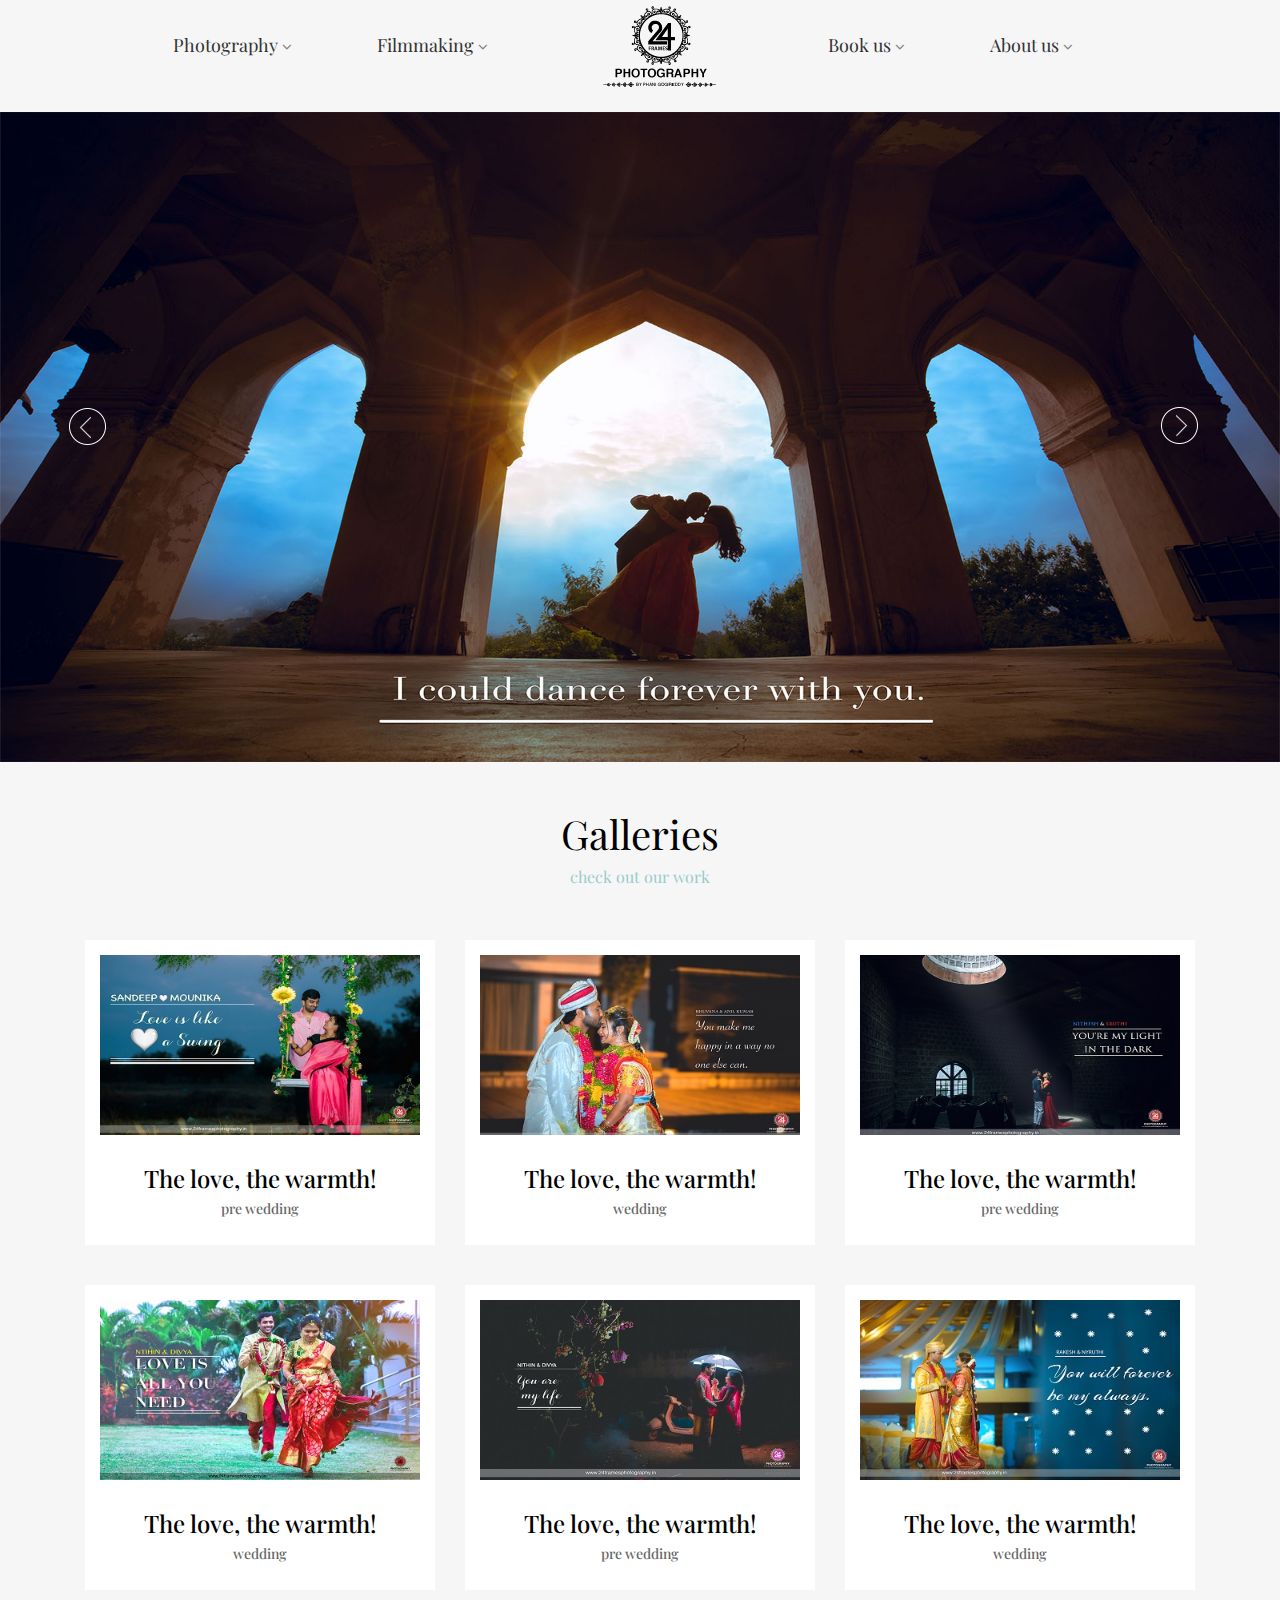
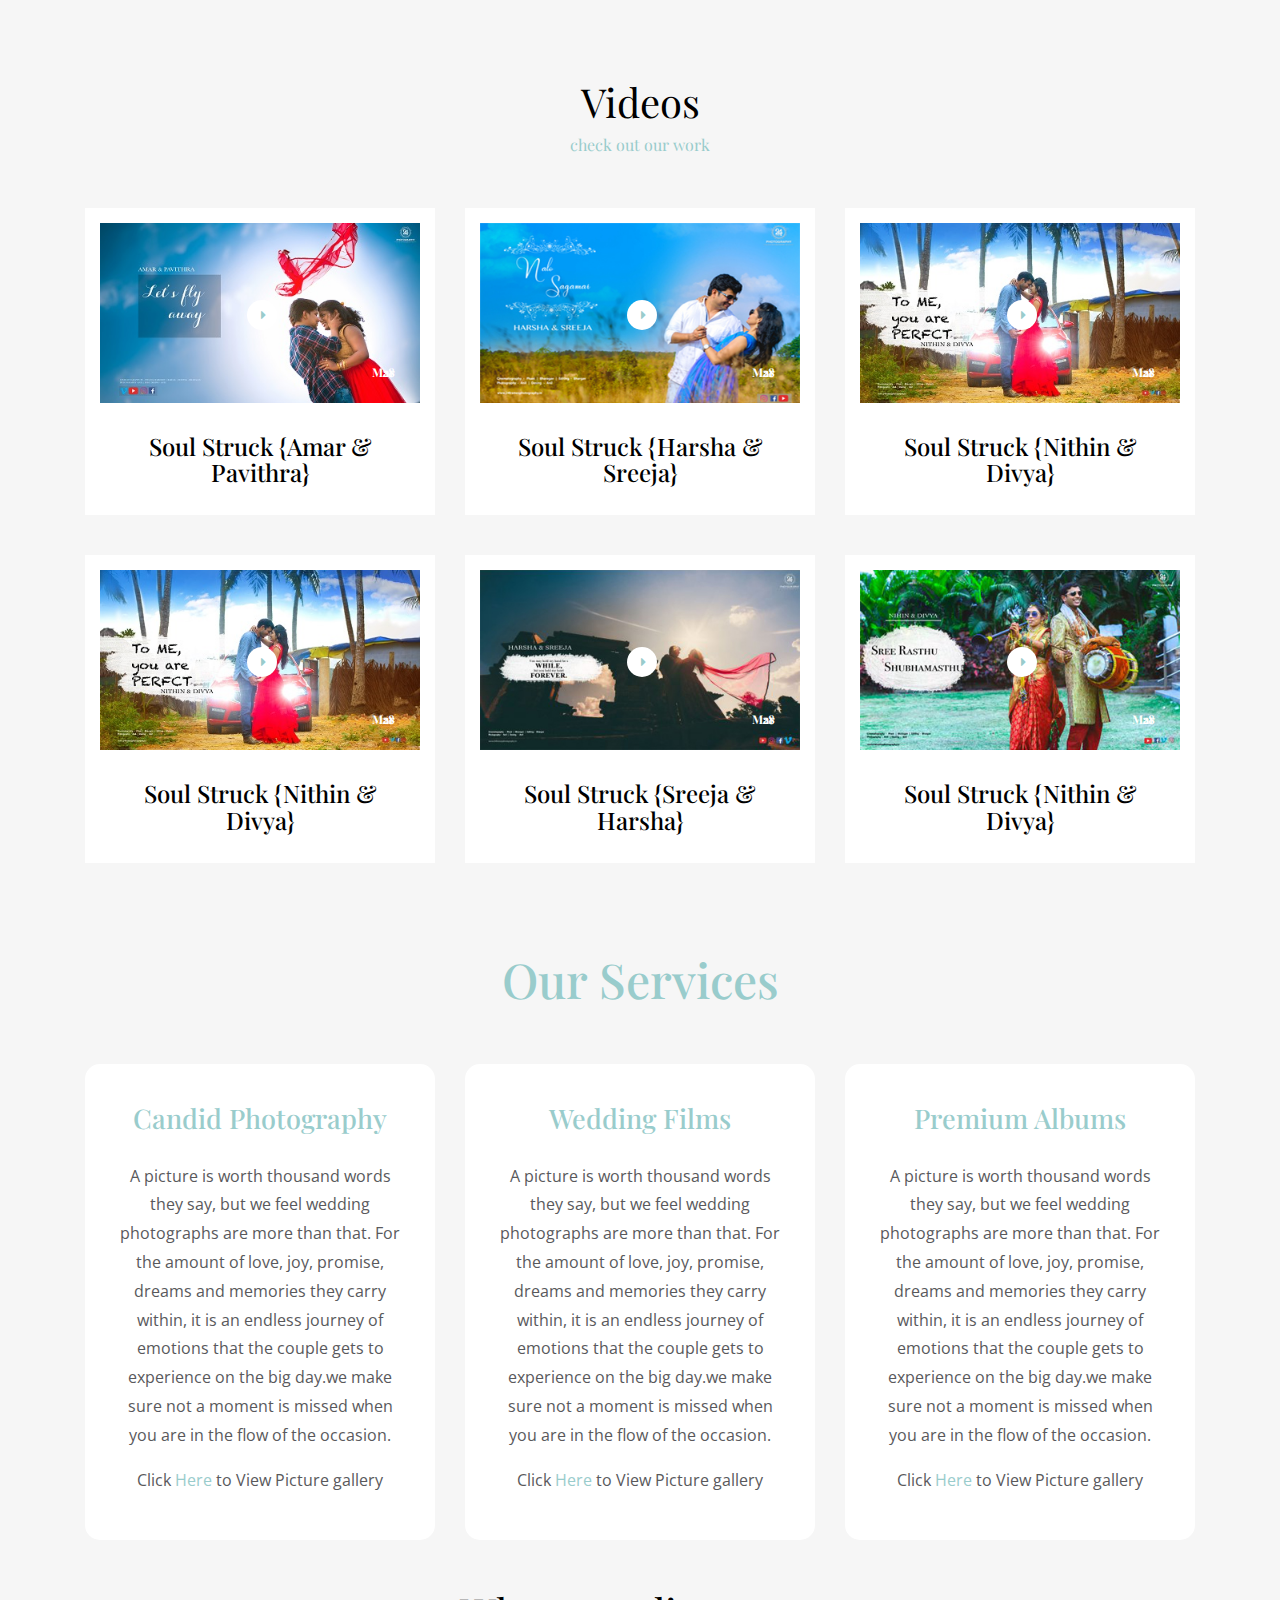
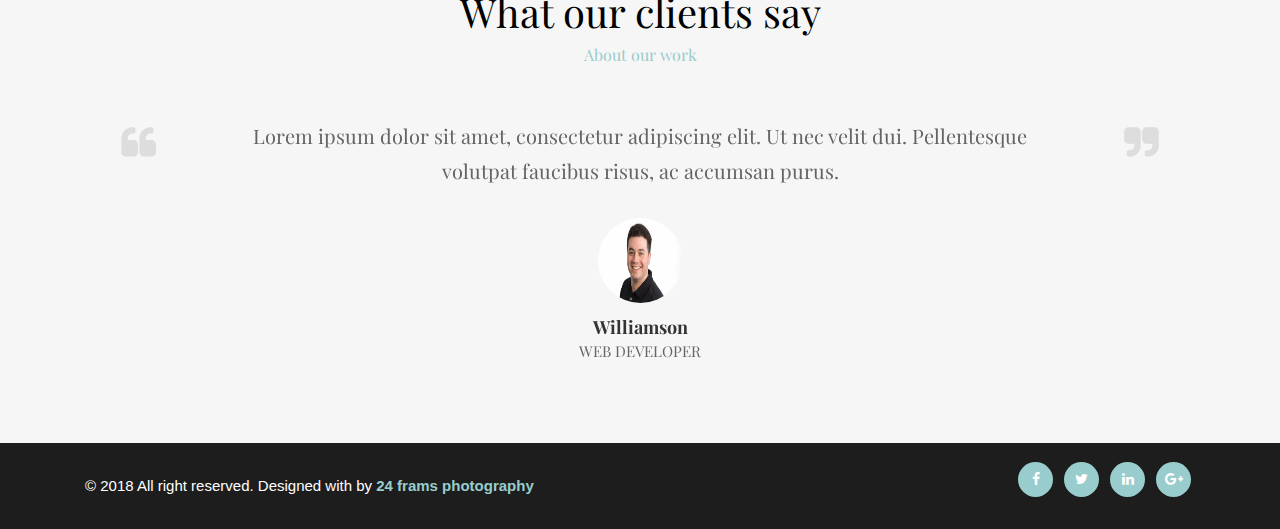
<file: index.html>
<!DOCTYPE html>
<html lang="en">
  <head>
    <meta charset="utf-8">
    <!-- Viewport Meta Tag -->
    <meta name="viewport" content="width=device-width, initial-scale=1">
    <title>
     24 frames photography
    </title>
    <!-- Bootstrap -->
    <link rel="stylesheet" type="text/css" href="css/bootstrap.min.css">
    <!-- Main Style -->
    <link rel="stylesheet" type="text/css" href="css/main.css">
    <!-- Slicknav Css -->
    <link rel="stylesheet" type="text/css" href="css/slicknav.css">

    <!-- Responsive Style -->
    <link rel="stylesheet" type="text/css" href="css/responsive.css">
    <!--Fonts-->
    <link rel="stylesheet" media="screen" href="https://cdnjs.cloudflare.com/ajax/libs/font-awesome/4.7.0/css/font-awesome.css">

    <link rel="stylesheet" media="screen" href="css/simple-line-icons.css">    
     
    <!-- Extras -->
    <link rel="stylesheet" type="text/css" href="css/owl.carousel.css">
    <link rel="stylesheet" type="text/css" href="css/owl.theme.css">
    <link rel="stylesheet" type="text/css" href="css/animate.css">
    <link rel="stylesheet" type="text/css" href="css/normalize.css">
    <link rel="stylesheet" type="text/css" href="css/settings.css">

    <!-- Color CSS Styles  -->
    <link rel="stylesheet" type="text/css" href="css/green.css" /> 
 <link href="css/Custom.css" rel="stylesheet" />	

  </head>
  <body>
     <div class="site-section">
    <!-- Header area wrapper starts -->
    <header id="header-wrap">
        <div class="container">
            <!-- Navbar Starts -->
            <nav class="navbar navbar-toggleable-sm navbar-light">
                <!-- Brand and toggle get grouped for better mobile display -->
                <div class="navbar-header">
                    <button class="navbar-toggler" type="button" data-toggle="collapse" data-target="#main-menu" aria-controls="main-menu" aria-expanded="false" aria-label="Toggle navigation"></button>
                    <a class="navbar-brand  mobile_main_logo" href="index.html">
                       <img src="Images/Log_170x90.png" alt="24 frames photography logo" class="main_logo">
                    </a>
                </div>
                <div class="collapse navbar-collapse" id="main-menu">
                    <ul class="navbar-nav">
               
                        <li class="nav-item dropdown">
                            <a class="nav-link dropdown-toggle" href="#" data-toggle="dropdown" aria-haspopup="true" aria-expanded="false"> Photography <i class="fa fa-angle-down" aria-hidden="true"></i> </a>
                            <div class="dropdown-menu">
                                <a class="dropdown-item" href="about-us.html"> Weddings </a>
                                <a class="dropdown-item" href="about-us2.html"> Couple Shoot </a>
                            </div>
                        </li>

                        <li class="nav-item dropdown">
                            <a class="nav-link dropdown-toggle" href="#" data-toggle="dropdown" aria-haspopup="true" aria-expanded="false"> Filmmaking <i class="fa fa-angle-down" aria-hidden="true"></i> </a>
                            <div class="dropdown-menu">
                                <a class="dropdown-item" href="about-us.html"> Weddings </a>
                                <a class="dropdown-item" href="about-us2.html"> Pre weddings </a>
                            </div>
                        </li>

                        <li class="nav-item active">
                            <a class="nav-link active" href="#"><img src="Images/Log_170x90.png" alt="24 frames photography logo" class="main_logo"></a>
                        </li>
                        <li class="nav-item dropdown">
                            <a class="nav-link dropdown-toggle" href="#" data-toggle="dropdown" aria-haspopup="true" aria-expanded="false">Book us <i class="fa fa-angle-down" aria-hidden="true"></i> </a>
                            <div class="dropdown-menu">
                                <a class="dropdown-item" href="accordions.html"> Weddings </a>
                                <a class="dropdown-item" href="tabs.html"> Couple Shoot </a>
                                <a class="dropdown-item" href="buttons.html"> Pre weddings </a>

                            </div>
                        </li>
                        <li class="nav-item dropdown">
                            <a class="nav-link dropdown-toggle" href="#" data-toggle="dropdown" aria-haspopup="true" aria-expanded="false">About us <i class="fa fa-angle-down" aria-hidden="true"></i> </a>
                            <div class="dropdown-menu">
                                <a class="dropdown-item" href="portfolio-col-2.html"> About 24 Frams </a>
                                <a class="dropdown-item" href="portfolio-col-3.html"> Our Team </a>
                            </div>
                        </li>
         
            
                    </ul>
          
                </div>

                <!-- Mobile Menu Start -->
                <ul class="wpb-mobile-menu">
                    <li>
                        <a class="active" href="index.html">Home</a>
                    </li>
                    <li>
                        <a href="#">Pages</a>
                        <ul>
                            <li><a href="about-us.html">About Us</a></li>
                            <li><a href="about-us2.html">About Us 2</a></li>
                            <li><a href="team-page.html">Team Members</a></li>
                            <li><a href="services.html">Services</a></li>
                            <li><a href="service2.html">Services 2</a></li>
                            <li><a href="contact1.html">Contact Us</a></li>
                            <li><a href="contact1.html">Contact Us 2</a></li>
                            <li><a href="pricing.html">Pricing</a></li>
                            <li><a href="404.html">404</a></li>
                        </ul>
                    </li>
                    <li>
                        <a href="#">Shortcodes</a>
                        <ul>
                            <li><a href="accordions.html">Accordions</a></li>
                            <li><a href="tabs.html">Tabs</a></li>
                            <li><a href="buttons.html">Buttons</a></li>
                            <li><a href="skills.html">Progress Bars</a></li>
                            <li><a href="testimonials.html">Testimonials</a></li>
                            <li><a href="clients.html">Clients</a></li>
                            <li><a href="icon.html">Icon Boxes</a></li>
                            <li><a href="team.html">Team</a></li>
                            <li><a href="carousel.html">Carousel</a></li>
                            <li><a href="maps.html">Google Maps</a></li>
                            <li><a href="pricing.html">Pricing tables</a></li>
                            <li><a href="notification.html">Notification</a></li>
                        </ul>
                    </li>
                    <li>
                        <a href="#">Portfolio</a>
                        <ul>
                            <li><a href="portfolio-col-2.html">Portfolio 2 Columns</a></li>
                            <li><a href="portfolio-col-3.html">Portfolio 3 Columns</a></li>
                            <li><a href="portfolio-col-4.html">Portfolio 4 Columns</a></li>
                            <li><a href="portfolio-item.html">Portfolio Single</a></li>
                        </ul>
                    </li>
                    <li>
                        <a href="#">Blog</a>
                        <ul>
                            <li><a href="sidebar-right.html">Sidebar Right</a></li>
                            <li><a href="sidebar-left.html">Sidebar Left</a></li>
                            <li><a href="sidebar-full.html">Full Width</a></li>
                            <li><a href="blog-single.html">Single Post</a></li>
                            <li><a href="blog-grids.html">Blog Grids</a></li>
                        </ul>
                    </li>
                    <li>
                        <a href="#">Contact Us</a>
                        <ul>
                            <li><a href="contact1.html">Contact us 1</a></li>
                            <li><a href="contact2.html">Contact us 2</a></li>
                        </ul>
                    </li>
                </ul>
                <!-- Mobile Menu End -->

            </nav>
        </div>
      <!-- Main Carousel Section -->
      <div id="carousel-area">
        <div id="carousel-slider" class="carousel slide" data-ride="carousel">
		      
               <div class="carousel-inner" role="listbox">
            <div class="carousel-item active">
              <img src="Images/Sliders/slider1.jpg" alt="">
              <!-- <div class="carousel-caption"> -->
                <!-- <h2> -->
                  <!-- Built-with Bootstrap 4 -->
                <!-- </h2> -->
                <!-- <h3>At vero eos et accusamus et iusto odio dignissimos ducimus qui</h3> -->
                <!-- <a class="btn btn-lg btn-common" href="#"> -->
                  <!-- <i class="fa fa-download"> -->
                  <!-- </i> -->
                  <!-- Purchase -->
                <!-- </a> -->
              <!-- </div> -->
			
            </div>
            <div class="carousel-item">
                <img src="Images/Sliders/slider2.jpg" alt="">
              <!-- <div class="carousel-caption"> -->
                <!-- <h2> -->
                  <!-- Multi-purpose Template -->
                <!-- </h2> -->
                <!-- <h3> -->
                  <!-- At vero eos et accusamus et iusto odio dignissimos ducimus qui -->
                <!-- </h3> -->
                <!-- <a class="btn btn-common btn-lg " href="#"> -->
                  <!-- <i class="fa fa-coffee"> -->
                  <!-- </i> -->
                  <!-- Learn More -->
                <!-- </a> -->
              <!-- </div> -->
            </div>
            <div class="carousel-item">
               <img src="Images/Sliders/slider3.jpg" alt="">
              <!-- <div class="carousel-caption"> -->
                <!-- <h2> -->
                  <!-- Refreshing Cool Design -->
                <!-- </h2> -->
                <!-- <h3> -->
                  <!-- At vero eos et accusamus et iusto odio dignissimos ducimus qui -->
                <!-- </h3> -->
                <!-- <a class="btn btn-common btn-lg " href="#"> -->
                  <!-- <i class="fa fa-download"> -->
                  <!-- </i> -->
                  <!-- Download -->
                <!-- </a> -->
              <!-- </div> -->
            </div>
			<div class="carousel-item">
               <img src="Images/Sliders/slider4.jpg" alt="">
            </div>
			<div class="carousel-item">
               <img src="Images/Sliders/slider5.jpg" alt="">
            </div>
			<div class="carousel-item">
               <img src="Images/Sliders/slider6.jpg" alt="">
            </div>
			<div class="carousel-item">
               <img src="Images/Sliders/slider7.jpg" alt="">
            </div>
			<div class="carousel-item">
               <img src="Images/Sliders/slider8.jpg" alt="">
            </div>

          </div>
          <a class="carousel-control-prev" href="#carousel-slider" role="button" data-slide="prev">
            <span class="carousel-control carousel-control-prev-icon" aria-hidden="true"></span>
            <span class="sr-only">Previous</span>
          </a>
          <a class="carousel-control-next" href="#carousel-slider" role="button" data-slide="next">
            <span class="carousel-control carousel-control-next-icon" aria-hidden="true"></span>
            <span class="sr-only">Next</span>
          </a>
        </div>
      </div>     
    </header>
    <!-- Header-wrap Section End -->
   
    <!-- Service Block-1 Section -->
	<div class="container">
		<div class="row spaceDiv karunakar">
			<div class="col-md-12 main_heading">
			<h2> Galleries </h2>
			<span> check out our work </span>
			
			</div>
		
		</div>
		
		<div class="row karunakar">
			<div class="col-md-4">
			<article data-title-position="below-image" class="gallery_front_artical">
			<div class="image-holder">
								<a href="grand-prewedding-hyd.html">
					<img src="Images/cover_pics/sandeep+Mounika.jpg" alt="sandeep + Mounika">									</a>
				
				            <!-- <div class="rocky-effect"> -->
            <!-- <div class="entry-overlay"> -->
                <!-- <a class="view-more" href="grand-prewedding-hyd.html"> -->
                   


                    <!-- <span></span> -->
                <!-- </a> -->
                                    
                            <!-- </div> -->
        <!-- </div> -->
    				            <!-- <div class="rocky-effect"> -->
            <!-- <div class="entry-overlay"> -->
                <!-- <a class="view-more" href="grand-prewedding-hyd.html"> -->
                   


                    <!-- <span></span> -->
                <!-- </a> -->
                                    
                            <!-- </div> -->
        <!-- </div> -->
    			</div>
			<section class="entry-content text-center">
								<div class="entry-title">
					<a target="_blank" href="#"><h3 class="title">The love, the warmth!</h3></a>
                               <h5 style="font-size: 14px!important; font-family: 'Playfair Display', serif!important;"> pre wedding </h5>
						 
			</div>
							</section>
								</article>
			
			</div>
			
						<div class="col-md-4">
			<article data-title-position="below-image" class="gallery_front_artical">
			<div class="image-holder">
								<a href="traditional-wedding.html">
					<img src="Images/cover_pics/bhuvana+Anilkumar.jpg" alt="bhuvana + Anilkumar">									</a>
				
				            <!-- <div class="rocky-effect"> -->
            <!-- <div class="entry-overlay"> -->
                <!-- <a class="view-more" href="#"> -->
                   


                    <!-- <span></span> -->
                <!-- </a> -->
                                    
                            <!-- </div> -->
        <!-- </div> -->
    				            <!-- <div class="rocky-effect"> -->
            <!-- <div class="entry-overlay"> -->
                <!-- <a class="view-more" href="#"> -->
                   


                    <!-- <span></span> -->
                <!-- </a> -->
                                    
                            <!-- </div> -->
        <!-- </div> -->
    			</div>
			<section class="entry-content text-center">
								<div class="entry-title">
					<a target="_blank" href="#"><h3 class="title">The love, the warmth!</h3></a>
                               <h5 style="font-size: 14px!important; font-family: 'Playfair Display', serif!important;"> wedding </h5>
						 
			</div>
							</section>
								</article>
			
			</div>
			
						<div class="col-md-4">
			<article data-title-position="below-image" class="gallery_front_artical">
			<div class="image-holder">
								<a href="fashion-couple-shoot.html">
					<img src="Images/cover_pics/Nithesh+Sruthi.jpg" alt="Nithesh + Sruthi">									</a>
				
				            <!-- <div class="rocky-effect"> -->
            <!-- <div class="entry-overlay"> -->
                <!-- <a class="view-more" href="#"> -->
                   


                    <!-- <span></span> -->
                <!-- </a> -->
                                    
                            <!-- </div> -->
        <!-- </div> -->
    				            <!-- <div class="rocky-effect"> -->
            <!-- <div class="entry-overlay"> -->
                <!-- <a class="view-more" href="#"> -->
                   


                    <!-- <span></span> -->
                <!-- </a> -->
                                    
                            <!-- </div> -->
        <!-- </div> -->
    			</div>
			<section class="entry-content text-center">
								<div class="entry-title">
					<a target="_blank" href="#"><h3 class="title">The love, the warmth!</h3></a>
                               <h5 style="font-size: 14px!important; font-family: 'Playfair Display', serif!important;"> pre wedding </h5>
						 
			</div>
							</section>
								</article>
			
			</div>
			
			
		
		</div>
		
				<div class="row karunakar">
			<div class="col-md-4">
			<article data-title-position="below-image" class="gallery_front_artical">
			<div class="image-holder">
								<a href="grand-wedding.html">
					<img src="Images/cover_pics/Nithin+Divya+w.jpg" alt="Nithin + Divya">									</a>
				
				            <!-- <div class="rocky-effect"> -->
            <!-- <div class="entry-overlay"> -->
                <!-- <a class="view-more" href="#"> -->
                   


                    <!-- <span></span> -->
                <!-- </a> -->
                                    
                            <!-- </div> -->
        <!-- </div> -->
    				            <!-- <div class="rocky-effect"> -->
            <!-- <div class="entry-overlay"> -->
                <!-- <a class="view-more" href="#"> -->
                   


                    <!-- <span></span> -->
                <!-- </a> -->
                                    
                            <!-- </div> -->
        <!-- </div> -->
    			</div>
			<section class="entry-content text-center">
								<div class="entry-title">
					<a target="_blank" href="#"><h3 class="title">The love, the warmth!</h3></a>
                               <h5 style="font-size: 14px!important; font-family: 'Playfair Display', serif!important;"> wedding </h5>
						 
			</div>
							</section>
								</article>
			
			</div>
			
						<div class="col-md-4">
			<article data-title-position="below-image" class="gallery_front_artical">
			<div class="image-holder">
								<a href="natural-couple-shoot.html">
					<img src="Images/cover_pics/Nithin+Divya.jpg" alt="Nithin + Divya">									</a>
				
				            <!-- <div class="rocky-effect"> -->
            <!-- <div class="entry-overlay"> -->
                <!-- <a class="view-more" href="#"> -->
                   


                    <!-- <span></span> -->
                <!-- </a> -->
                                    
                            <!-- </div> -->
        <!-- </div> -->
    				            <!-- <div class="rocky-effect"> -->
            <!-- <div class="entry-overlay"> -->
                <!-- <a class="view-more" href="#"> -->
                   


                    <!-- <span></span> -->
                <!-- </a> -->
                                    
                            <!-- </div> -->
        <!-- </div> -->
    			</div>
			<section class="entry-content text-center">
								<div class="entry-title">
					<a target="_blank" href="#"><h3 class="title">The love, the warmth!</h3></a>
                               <h5 style="font-size: 14px!important; font-family: 'Playfair Display', serif!important;"> pre wedding </h5>
						 
			</div>
							</section>
								</article>
			
			</div>
			
						<div class="col-md-4">
			<article data-title-position="below-image" class="gallery_front_artical">
			<div class="image-holder">
								<a href="grand-wedding-hyd.html">
					<img src="Images/cover_pics/rakesh.jpg" alt="rakesh">									</a>
				
				            <!-- <div class="rocky-effect"> -->
            <!-- <div class="entry-overlay"> -->
                <!-- <a class="view-more" href="#"> -->
                   


                    <!-- <span></span> -->
                <!-- </a> -->
                                    
                            <!-- </div> -->
        <!-- </div> -->
    				            <!-- <div class="rocky-effect"> -->
            <!-- <div class="entry-overlay"> -->
                <!-- <a class="view-more" href="#"> -->
                   


                    <!-- <span></span> -->
                <!-- </a> -->
                                    
                            <!-- </div> -->
        <!-- </div> -->
    			</div>
			<section class="entry-content text-center">
								<div class="entry-title">
					<a target="_blank" href="#"><h3 class="title">The love, the warmth!</h3></a>
                               <h5 style="font-size: 14px!important; font-family: 'Playfair Display', serif!important;"> wedding </h5>
						 
			</div>
							</section>
								</article>
			
			</div>
			
			
		
		</div>
		
				<div class="row spaceDiv karunakar">
			<div class="col-md-12 main_heading">
			<h2> Videos </h2>
			<span> check out our work </span>
			
			</div>
		
		</div>
		
		<div class="row karunakar">
			<div class="col-md-4">
			    <article data-title-position="below-image" class="Videos_front_artical">
			<div class="image-holder" id="video-icon1">
						 			<div class="entry-meta">
		 				<ul class="entry-meta-date">
		 					<li class="meta-date">28</li>
		 					<li class="meta-month">Mar</li>
		 				</ul>
		 			</div>
								<a href="#">
					<img src="Images/cover_pics/Amar+Pavithra.jpg" alt="Soul Struck {Adarsh &amp; Harsha}">	</a>
									<a class="view-video-play" href="#" id="video-icon1-1">
						<!-- <i class="icon-play"></i> -->
						<i class="fa fa-caret-right" aria-hidden="true"></i>
					</a>
				
				            <div class="rocky-effect">
            <div class="entry-overlay">
                <a class="view-more" href="#">
                   


                    <span></span>
                </a>
                                    
                            </div>
        </div>
    				            <div class="rocky-effect">
            <div class="entry-overlay">
                <a class="view-more" href="#">
                   


                    <span></span>
                </a>
                                    
                            </div>
        </div>
    			</div>
			<section class="entry-content text-center">
								<div class="entry-title">
					<a target="_blank" href="#"><h3 class="title">Soul Struck {Amar &amp; Pavithra}</h3></a>
                               <h5 style="font-size: 14px!important; font-family: 'Playfair Display', serif!important;"></h5>
						 
			</div>
									<!-- <ul class="entry-category"> -->
						<!-- <li><a href="#" title="View all articles from: Destination weddings">Destination weddings</a></li><li>&nbsp;/&nbsp;</li><li><a href="#" title="View all articles from: wedding films">wedding films</a></li>					</ul> -->
							</section>
								</article>
			
			</div>
			
						<div class="col-md-4">
			    <article data-title-position="below-image" class="Videos_front_artical">
			<div class="image-holder" id="video-icon2"> 
						 			<div class="entry-meta">
		 				<ul class="entry-meta-date">
		 					<li class="meta-date">28</li>
		 					<li class="meta-month">Mar</li>
		 				</ul>
		 			</div>
								<a href="#">
					<img src="Images/cover_pics/Harsha+Sreeja.jpg" alt="Soul Struck {Adarsh &amp; Harsha}">									</a>
									<a class="view-video-play" href="#" id="video-icon2-1">
						<!-- <i class="icon-play"></i> -->
						<i class="fa fa-caret-right" aria-hidden="true"></i>
					</a>
				
				            <div class="rocky-effect">
            <div class="entry-overlay">
                <a class="view-more" href="#">
                   


                    <span></span>
                </a>
                                    
                            </div>
        </div>
    				            <div class="rocky-effect">
            <div class="entry-overlay">
                <a class="view-more" href="#">
                   


                    <span></span>
                </a>
                                    
                            </div>
        </div>
    			</div>
			<section class="entry-content text-center">
								<div class="entry-title">
					<a target="_blank" href="#"><h3 class="title">Soul Struck {Harsha &amp; Sreeja}</h3></a>
                               <h5 style="font-size: 14px!important; font-family: 'Playfair Display', serif!important;"></h5>
						 
			</div>
									<!-- <ul class="entry-category"> -->
						<!-- <li><a href="#" title="View all articles from: Destination weddings">Destination weddings</a></li><li>&nbsp;/&nbsp;</li><li><a href="#" title="View all articles from: wedding films">wedding films</a></li>					</ul> -->
							</section>
								</article>
			
			</div>
									<div class="col-md-4">
			    <article data-title-position="below-image" class="Videos_front_artical">
			<div class="image-holder" id="video-icon3">
						 			<div class="entry-meta">
		 				<ul class="entry-meta-date">
		 					<li class="meta-date">28</li>
		 					<li class="meta-month">Mar</li>
		 				</ul>
		 			</div>
								<a href="#">
					<img src="Images/cover_pics/Nithin@Divya.jpg" alt="Soul Struck {Adarsh &amp; Harsha}">									</a>
									<a class="view-video-play" href="#" id="video-icon3-1">
						<!-- <i class="icon-play"></i> -->
						<i class="fa fa-caret-right" aria-hidden="true"></i>
					</a>
				
				            <div class="rocky-effect">
            <div class="entry-overlay">
                <a class="view-more" href="#">
                   


                    <span></span>
                </a>
                                    
                            </div>
        </div>
    				            <div class="rocky-effect">
            <div class="entry-overlay">
                <a class="view-more" href="#">
                   


                    <span></span>
                </a>
                                    
                            </div>
        </div>
    			</div>
			<section class="entry-content text-center">
								<div class="entry-title">
					<a target="_blank" href="#"><h3 class="title">Soul Struck {Nithin &amp; Divya}</h3></a>
                               <h5 style="font-size: 14px!important; font-family: 'Playfair Display', serif!important;"></h5>
						 
			</div>
									<!-- <ul class="entry-category"> -->
						<!-- <li><a href="#" title="View all articles from: Destination weddings">Destination weddings</a></li><li>&nbsp;/&nbsp;</li><li><a href="#" title="View all articles from: wedding films">wedding films</a></li>					</ul> -->
							</section>
								</article>
			
			</div>
			
		</div>
		<div class="row karunakar">
			<div class="col-md-4">
			    <article data-title-position="below-image" class="Videos_front_artical">
			<div class="image-holder" id="video-icon4">
						 			<div class="entry-meta">
		 				<ul class="entry-meta-date">
		 					<li class="meta-date">28</li>
		 					<li class="meta-month">Mar</li>
		 				</ul>
		 			</div>
								<a href="#">
					<img src="Images/cover_pics/Nithin@Divya.jpg" alt="Soul Struck {Adarsh &amp; Harsha}">									</a>
									<a class="view-video-play" href="#" id="video-icon4-1">
						<!-- <i class="icon-play"></i> -->
						<i class="fa fa-caret-right" aria-hidden="true"></i>
					</a>
				
				            <div class="rocky-effect">
            <div class="entry-overlay">
                <a class="view-more" href="#">
                   


                    <span></span>
                </a>
                                    
                            </div>
        </div>
    				            <div class="rocky-effect">
            <div class="entry-overlay">
                <a class="view-more" href="#">
                   


                    <span></span>
                </a>
                                    
                            </div>
        </div>
    			</div>
			<section class="entry-content text-center">
								<div class="entry-title">
					<a target="_blank" href="#"><h3 class="title">Soul Struck {Nithin &amp; Divya}</h3></a>
                               <h5 style="font-size: 14px!important; font-family: 'Playfair Display', serif!important;"></h5>
						 
			</div>
									<!-- <ul class="entry-category"> -->
						<!-- <li><a href="#" title="View all articles from: Destination weddings">Destination weddings</a></li><li>&nbsp;/&nbsp;</li><li><a href="#" title="View all articles from: wedding films">wedding films</a></li>					</ul> -->
							</section>
								</article>
			
			</div>
			
						<div class="col-md-4">
			    <article data-title-position="below-image" class="Videos_front_artical">
			<div class="image-holder" id="video-icon5">
						 			<div class="entry-meta">
		 				<ul class="entry-meta-date">
		 					<li class="meta-date">28</li>
		 					<li class="meta-month">Mar</li>
		 				</ul>
		 			</div>
								<a href="#">
					<img src="Images/cover_pics/Sreeja-Harsha.jpg" alt="Soul Struck {Adarsh &amp; Harsha}">									</a>
									<a class="view-video-play" href="#" id="video-icon5-1">
						<!-- <i class="icon-play"></i> -->
						<i class="fa fa-caret-right" aria-hidden="true"></i>
					</a>
				
				            <div class="rocky-effect">
            <div class="entry-overlay">
                <a class="view-more" href="#">
                   


                    <span></span>
                </a>
                                    
                            </div>
        </div>
    				            <div class="rocky-effect">
            <div class="entry-overlay">
                <a class="view-more" href="#">
                   


                    <span></span>
                </a>
                                    
                            </div>
        </div>
    			</div>
			<section class="entry-content text-center">
								<div class="entry-title">
					<a target="_blank" href="#"><h3 class="title">Soul Struck {Sreeja &amp; Harsha}</h3></a>
                               <h5 style="font-size: 14px!important; font-family: 'Playfair Display', serif!important;"></h5>
						 
			</div>
									<!-- <ul class="entry-category"> -->
						<!-- <li><a href="#" title="View all articles from: Destination weddings">Destination weddings</a></li><li>&nbsp;/&nbsp;</li><li><a href="#" title="View all articles from: wedding films">wedding films</a></li>					</ul> -->
							</section>
								</article>
			
			</div>
									<div class="col-md-4">
			    <article data-title-position="below-image" class="Videos_front_artical">
			<div class="image-holder" id="video-icon6">
						 			<div class="entry-meta">
		 				<ul class="entry-meta-date">
		 					<li class="meta-date">28</li>
		 					<li class="meta-month">Mar</li>
		 				</ul>
		 			</div>
								<a href="#">
					<img src="Images/cover_pics/Nithin-Divya-t.jpg" alt="Soul Struck {Adarsh &amp; Harsha}">									</a>
									<a class="view-video-play" href="#" id="video-icon6-1">
						<!-- <i class="icon-play"></i> -->
						<i class="fa fa-caret-right" aria-hidden="true"></i>
					</a>
				
				            <div class="rocky-effect">
            <div class="entry-overlay">
                <a class="view-more" href="#">
                   


                    <span></span>
                </a>
                                    
                            </div>
        </div>
    				            <div class="rocky-effect">
            <div class="entry-overlay">
                <a class="view-more" href="#">
                   


                    <span></span>
                </a>
                                    
                            </div>
        </div>
    			</div>
			<section class="entry-content text-center">
								<div class="entry-title">
					<a target="_blank" href="#"><h3 class="title">Soul Struck {Nithin &amp; Divya}</h3></a>
                               <h5 style="font-size: 14px!important; font-family: 'Playfair Display', serif!important;"></h5>
						 
			</div>
									<!-- <ul class="entry-category"> -->
						<!-- <li><a href="#" title="View all articles from: Destination weddings">Destination weddings</a></li><li>&nbsp;/&nbsp;</li><li><a href="#" title="View all articles from: wedding films">wedding films</a></li>					</ul> -->
							</section>
								</article>
			
			</div>
			
		</div>
		
		<div class="row spaceDiv">
			<div class="col-md-12 service_heading">
				<h1> Our Services </h1>
			
			</div>
		
		
		</div>
		<div class="row">
			<div class="col-md-4 service_sub_heading">
			<div class="service_sub_heading1">
				<div class="service-sub-title">
				<h4> Candid Photography </h4>
			     </div>
				 <figcaption>
				 <div class="service-sub-pera">
				 <p>A picture is worth thousand words they say, but we feel wedding photographs are more than that. For the amount of love, joy, promise, dreams and memories they carry within, it is an endless journey of emotions that the couple gets to experience on the big day.we make sure not a moment is missed when you are in the flow of the occasion. </p>
				 <p>Click <a href="#" target="_blank">Here</a> to View Picture gallery</p>
				 </div>
				 </figcaption>
				 </div>
			</div>
			<div class="col-md-4 service_sub_heading">
			<div class="service_sub_heading1">
				<div class="service-sub-title">
				<h4> Wedding Films </h4>
			     </div>
				 <figcaption>
				 <div class="service-sub-pera">
				 <p>A picture is worth thousand words they say, but we feel wedding photographs are more than that. For the amount of love, joy, promise, dreams and memories they carry within, it is an endless journey of emotions that the couple gets to experience on the big day.we make sure not a moment is missed when you are in the flow of the occasion. </p>
				 <p>Click <a href="#" target="_blank">Here</a> to View Picture gallery</p>
				 </div>
				 </figcaption>
				 </div>
			</div>
			<div class="col-md-4 service_sub_heading">
			<div class="service_sub_heading1">
				<div class="service-sub-title">
				<h4> Premium Albums </h4>
			     </div>
				 <figcaption>
				 <div class="service-sub-pera">
				 <p>A picture is worth thousand words they say, but we feel wedding photographs are more than that. For the amount of love, joy, promise, dreams and memories they carry within, it is an endless journey of emotions that the couple gets to experience on the big day.we make sure not a moment is missed when you are in the flow of the occasion. </p>
				 <p>Click <a href="#" target="_blank">Here</a> to View Picture gallery</p>
				 </div>
				 </figcaption>
				 </div>
			</div>
			
		
		</div>
		
		
				<div class="row spaceDiv">
			<div class="col-md-12 main_heading">
			<h2> What our clients say </h2>
			<span> About our work </span>
			
			</div>
		
		</div>
		

    <div class="row">
        <div class="col-md-12">
            <div class="col-sm-offset-1 col-sm-12">
                <div id="testimonial-slider" class="owl-carousel">
                    <div class="testimonial">
                        <p class="description">
                            Lorem ipsum dolor sit amet, consectetur adipiscing elit. Ut nec velit dui. Pellentesque volutpat faucibus risus, ac accumsan purus.
                        </p>
 
                        <div class="testimonial-review">
                            <div class="pic">
                                <img src="Images/man-1.jpg" alt="">
                            </div>
                            <h4 class="testimonial-title">
                                williamson
                                <small>Web Developer</small>
                            </h4>
                        </div>
                    </div>
 
                    <div class="testimonial">
                        <p class="description">
                            Lorem ipsum dolor sit amet, consectetur adipiscing elit. Ut nec velit dui. Pellentesque volutpat faucibus risus, ac accumsan purus.
                        </p>
 
                        <div class="testimonial-review">
                            <div class="pic">
                                <img src="Images/man-1.jpg" alt="">
                            </div>
                            <h4 class="testimonial-title">
                                kristiana
                                <small>Web Desginer</small>
                            </h4>
                        </div>
                    </div>
                </div>
            </div>
        </div>
    </div>

		
	
		
	
	
	
	</div>
	
    <br>
	<br>
	<br>
	
    <!-- Footer Section -->
    <footer>
      <!-- Copyright -->
      <div id="copyright">
        <div class="container">
          <div class="row">
            <div class="col-md-6 col-sm-6">
              <p class="copyright-text">
                ©  2018 All right reserved. Designed with by <a href="#">24 frams photography </a>
              </p>
            </div>
            <div class="col-md-6  col-sm-6 social_media_icons">
         <div class="social-footer">
              <a href="#"><i class="fa fa-facebook icon-round"></i></a>
              <a href="#"><i class="fa fa-twitter icon-round"></i></a>
              <a href="#"><i class="fa fa-linkedin icon-round"></i></a>
              <a href="#"><i class="fa fa-google-plus icon-round"></i></a>
            </div>        
            </div>
          </div>
        </div>
      </div>
      <!-- Copyright  End-->
    </footer>
    <!-- Footer Section End-->
    
    <!-- Go To Top Link -->
    <a href="#" class="back-to-top">
      <i class="fa fa-angle-up">
      </i>
    </a> 

	
	
	

    <!-- JavaScript & jQuery Plugins -->
    <script src="js/jquery-min.js"></script>
    <!-- Tether Js -->
    <script src="js/tether.min.js"></script>
    <!-- Bootstrap JS -->    
    <script src="js/bootstrap.min.js"></script>

    <!--Text Rotator-->
    <script src="js/jquery.mixitup.js"></script>
    <!--WOW Scroll Spy-->
    <script src="js/wow.js"></script>
    <!-- OWL Carousel -->
    <script src="js/owl.carousel.js"></script> 
    <!-- WayPoint -->
     <script src="js/jquery.slicknav.js"></script> 
    <!-- Appear -->
    <script src="js/jquery.appear.js"></script>
    <!-- Vide js -->
    <script src="js/jquery.vide.js"></script>
     <!-- All JS plugin Triggers -->
	  <script src="js/Custom_js.js"></script> 
    <script src="js/main.js"></script> 

</div>
		
  </body>
</html>
</file>
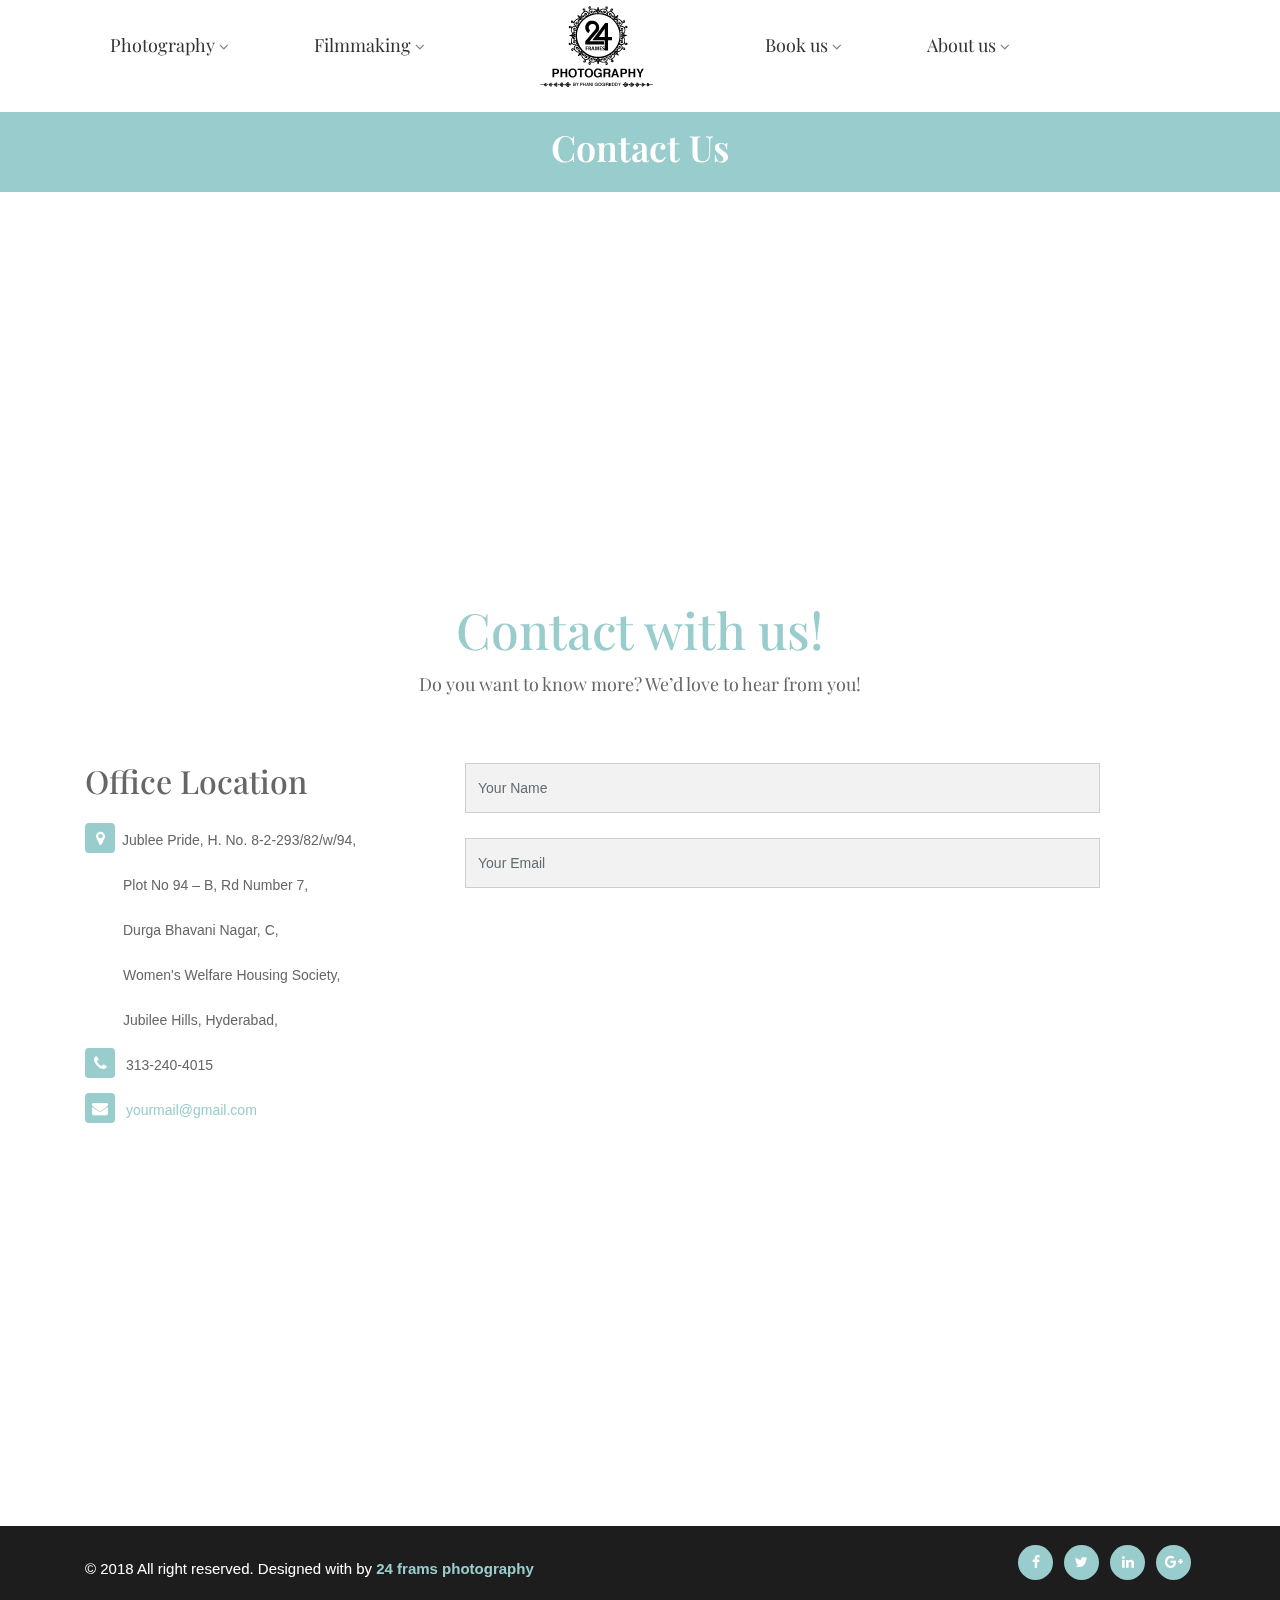
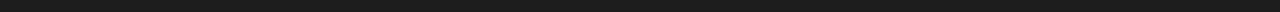
<file: contact.html>
<!DOCTYPE html>
<html lang="en">
  <head>
    <meta charset="utf-8">
    <!-- Viewport Meta Tag -->
    <meta name="viewport" content="width=device-width, initial-scale=1">
    <title>
     24 frames photography
    </title>
    <!-- Bootstrap -->
    <link rel="stylesheet" type="text/css" href="css/bootstrap.min.css">
    <!-- Main Style -->
    <link rel="stylesheet" type="text/css" href="css/main.css">
    <!-- Slicknav Css -->
    <link rel="stylesheet" type="text/css" href="css/slicknav.css">

    <!-- Responsive Style -->
    <link rel="stylesheet" type="text/css" href="css/responsive.css">
    <!--Fonts-->
    <link rel="stylesheet" media="screen" href="https://cdnjs.cloudflare.com/ajax/libs/font-awesome/4.7.0/css/font-awesome.css">

    <link rel="stylesheet" media="screen" href="css/simple-line-icons.css">    
     
    <!-- Extras -->
    <link rel="stylesheet" type="text/css" href="css/owl.carousel.css">
    <link rel="stylesheet" type="text/css" href="css/owl.theme.css">
    <link rel="stylesheet" type="text/css" href="css/animate.css">
    <link rel="stylesheet" type="text/css" href="css/normalize.css">
    <link rel="stylesheet" type="text/css" href="css/settings.css">

    <!-- Color CSS Styles  -->
    <link rel="stylesheet" type="text/css" href="css/green.css" /> 
 <link href="css/Custom.css" rel="stylesheet" />	

  </head>
    <body>
     <div>
	 
	   <header id="header-wrap">
        <div class="container">
            <!-- Navbar Starts -->
            <nav class="navbar navbar-toggleable-sm navbar-light">
                <!-- Brand and toggle get grouped for better mobile display -->
   
            <!-- Navbar Starts -->
            <nav class="navbar navbar-toggleable-sm navbar-light">
                <!-- Brand and toggle get grouped for better mobile display -->
                <div class="navbar-header">
                    <button class="navbar-toggler" type="button" data-toggle="collapse" data-target="#main-menu" aria-controls="main-menu" aria-expanded="false" aria-label="Toggle navigation"></button>
                    <a class="navbar-brand  mobile_main_logo" href="index.html">
                       <img src="Images/Log_170x90.png" alt="24 frames photography logo" class="main_logo">
                    </a>
                </div>
                <div class="collapse navbar-collapse" id="main-menu">
                    <ul class="navbar-nav">
               
                        <li class="nav-item dropdown">
                            <a class="nav-link dropdown-toggle" href="#" data-toggle="dropdown" aria-haspopup="true" aria-expanded="false"> Photography <i class="fa fa-angle-down" aria-hidden="true"></i> </a>
                            <div class="dropdown-menu">
                                <a class="dropdown-item" href="about-us.html"> Weddings </a>
                                <a class="dropdown-item" href="about-us2.html"> Couple Shoot </a>
                            </div>
                        </li>

                        <li class="nav-item dropdown">
                            <a class="nav-link dropdown-toggle" href="#" data-toggle="dropdown" aria-haspopup="true" aria-expanded="false"> Filmmaking <i class="fa fa-angle-down" aria-hidden="true"></i> </a>
                            <div class="dropdown-menu">
                                <a class="dropdown-item" href="about-us.html"> Weddings </a>
                                <a class="dropdown-item" href="about-us2.html"> Pre weddings </a>
                            </div>
                        </li>

                        <li class="nav-item active">
                            <a class="nav-link active" href="#"><img src="Images/Log_170x90.png" alt="24 frames photography logo" class="main_logo"></a>
                        </li>
                        <li class="nav-item dropdown">
                            <a class="nav-link dropdown-toggle" href="#" data-toggle="dropdown" aria-haspopup="true" aria-expanded="false">Book us <i class="fa fa-angle-down" aria-hidden="true"></i> </a>
                            <div class="dropdown-menu">
                                <a class="dropdown-item" href="accordions.html"> Weddings </a>
                                <a class="dropdown-item" href="tabs.html"> Couple Shoot </a>
                                <a class="dropdown-item" href="buttons.html"> Pre weddings </a>

                            </div>
                        </li>
                        <li class="nav-item dropdown">
                            <a class="nav-link dropdown-toggle" href="#" data-toggle="dropdown" aria-haspopup="true" aria-expanded="false">About us <i class="fa fa-angle-down" aria-hidden="true"></i> </a>
                            <div class="dropdown-menu">
                                <a class="dropdown-item" href="portfolio-col-2.html"> About 24 Frams </a>
                                <a class="dropdown-item" href="portfolio-col-3.html"> Our Team </a>
                            </div>
                        </li>
         
            
                    </ul>
          
                </div>

                <!-- Mobile Menu Start -->
                <ul class="wpb-mobile-menu">
                    <li>
                        <a class="active" href="index.html">Home</a>
                    </li>
                    <li>
                        <a href="#">Pages</a>
                        <ul>
                            <li><a href="about-us.html">About Us</a></li>
                            <li><a href="about-us2.html">About Us 2</a></li>
                            <li><a href="team-page.html">Team Members</a></li>
                            <li><a href="services.html">Services</a></li>
                            <li><a href="service2.html">Services 2</a></li>
                            <li><a href="contact1.html">Contact Us</a></li>
                            <li><a href="contact1.html">Contact Us 2</a></li>
                            <li><a href="pricing.html">Pricing</a></li>
                            <li><a href="404.html">404</a></li>
                        </ul>
                    </li>
                    <li>
                        <a href="#">Shortcodes</a>
                        <ul>
                            <li><a href="accordions.html">Accordions</a></li>
                            <li><a href="tabs.html">Tabs</a></li>
                            <li><a href="buttons.html">Buttons</a></li>
                            <li><a href="skills.html">Progress Bars</a></li>
                            <li><a href="testimonials.html">Testimonials</a></li>
                            <li><a href="clients.html">Clients</a></li>
                            <li><a href="icon.html">Icon Boxes</a></li>
                            <li><a href="team.html">Team</a></li>
                            <li><a href="carousel.html">Carousel</a></li>
                            <li><a href="maps.html">Google Maps</a></li>
                            <li><a href="pricing.html">Pricing tables</a></li>
                            <li><a href="notification.html">Notification</a></li>
                        </ul>
                    </li>
                    <li>
                        <a href="#">Portfolio</a>
                        <ul>
                            <li><a href="portfolio-col-2.html">Portfolio 2 Columns</a></li>
                            <li><a href="portfolio-col-3.html">Portfolio 3 Columns</a></li>
                            <li><a href="portfolio-col-4.html">Portfolio 4 Columns</a></li>
                            <li><a href="portfolio-item.html">Portfolio Single</a></li>
                        </ul>
                    </li>
                    <li>
                        <a href="#">Blog</a>
                        <ul>
                            <li><a href="sidebar-right.html">Sidebar Right</a></li>
                            <li><a href="sidebar-left.html">Sidebar Left</a></li>
                            <li><a href="sidebar-full.html">Full Width</a></li>
                            <li><a href="blog-single.html">Single Post</a></li>
                            <li><a href="blog-grids.html">Blog Grids</a></li>
                        </ul>
                    </li>
                    <li>
                        <a href="#">Contact Us</a>
                        <ul>
                            <li><a href="contact1.html">Contact us 1</a></li>
                            <li><a href="contact2.html">Contact us 2</a></li>
                        </ul>
                    </li>
                </ul>
                <!-- Mobile Menu End -->

            </nav>
        </div>
    </header>
	    <!-- Page Header -->
    <div class="page-header-section">
      <div class="container">
        <div class="row">
          <div class="page-header-area">
            <div class="page-header-content contact-header-text">
              <h2>Contact Us </h2>
            </div>
          </div>
        </div>
      </div>
    </div>
    <!-- Page Header End -->
	  <section class="google-map-section-shotcode">
    <div id="google-map-contact">
      <div style="overflow:hidden;width:1920px;height:400px;resize:none;max-width:100%;"><div id="gmap_display" style="height:100%; width:100%;max-width:100%;"><iframe src="https://www.google.com/maps/embed?pb=!1m14!1m8!1m3!1d15226.52182041114!2d78.421024!3d17.4295135!3m2!1i1024!2i768!4f13.1!3m3!1m2!1s0x0%3A0x50d4b48d9a06bbbc!2s24+Frames+Photography+-+Wedding+Photographers+In+Hyderabad!5e0!3m2!1sen!2sin!4v1542446793035" width="600" height="450" frameborder="0" style="height:100%;width:100%;border:0;" frameborder="0" allowfullscreen></iframe></div>
    </div>
  </section>
	
	  <!-- Contact Section -->
  <section class="contact-form-section section-padding">
    <div class="container">
      <div class="row">
        <div class="col-md-12 mb-50 text-center contact-title-text wow fadeIn" data-wow-delay="0.3s">
          <h2>Contact with us!</h2>
          <p>Do you want to know more? We’d love to hear from you!</p>
        </div>
        <div class="col-md-4 contact-info-section">
          <div class="contact-widget office-location wow slideInLeft" data-wow-delay="0.4s">
            <h2>Office Location</h2>
            <address class="contact-address-block">
              <i class="fa fa-map-marker icon-box icon-xs"></i><span>Jublee Pride, H. No. 8-2-293/82/w/94, </span> <br> <span class="contact-address-block-span"> Plot No 94 – B, Rd Number 7,</span> <br> <span class="contact-address-block-span">  Durga Bhavani Nagar, C, </span><br> <span class="contact-address-block-span"> Women's Welfare Housing Society,  </span><br> <span class="contact-address-block-span"> Jubilee Hills, Hyderabad, </span><br>
              <i class="fa fa-phone icon-box icon-xs"></i> 313-240-4015<br>
              <a href="mailto:#"><i class="fa fa-envelope icon-box icon-xs"></i> yourmail@gmail.com</a>
            </address>
          </div>
          <div class="contact-widget office-location wow slideInLeft" data-wow-delay="0.4s">
            <h2>Contact Hours</h2>
            <address>
              <p class="contact-page-times"><i class="fa fa-clock-o icon-box icon-xs"></i> <span>Mon - Fri:</span> 9.00 AM - 6.00 PM</p>
            </address>
          </div>
          <div class="contact-widget social-contact wow slideInLeft" data-wow-delay="0.4s">
            <h2>Social Links</h2>
            <a href="#"><i class="fa fa-facebook icon-round icon-xs"></i></a>
            <a href="#"><i class="fa fa-twitter icon-round icon-xs"></i></a>
            <a href="#"><i class="fa fa-linkedin icon-round icon-xs"></i></a>
            <a href="#"><i class="fa fa-google-plus icon-round icon-xs"></i></a>
          </div>
        </div>
        <div class="col-md-7 col-md-offset-1 contact-form contact-info-section">
          <form class="shake" role="form" method="post" id="contactForm" name="contact-form" data-toggle="validator">
            <div class="form-group wow slideInRight" data-wow-delay="0.3s">
              <label for="name" class="sr-only">Name</label>
              <input type="text" placeholder="Your Name" id="name" class="form-control contact-control" name="name" required data-error="Please enter your name">
              <div class="help-block with-errors"></div>
            </div>

            <div class="form-group wow slideInRight" data-wow-delay="0.4s">
              <label for="email" class="sr-only">Email</label>
              <input type="email" placeholder="Your Email" id="email" class="form-control contact-control" name="email" required data-error="Please enter your Email">
              <div class="help-block with-errors"></div>
            </div>

            <div class="form-group wow slideInRight" data-wow-delay="0.5s">
              <label for="subject" class="sr-only">Subject</label>
              <input type="text" placeholder="Your Subject" id="msg_subject" class="form-control contact-control" name="subject" required data-error="Please enter your message subject">
              <div class="help-block with-errors"></div>
            </div>

            <div class="form-group wow slideInRight" data-wow-delay="0.6s">
              <label for="message" class="sr-only">Message</label>
              <textarea placeholder="Your Message" rows="7" id="message" class="form-control" name="message" required data-error="Write your message"></textarea>
              <div class="help-block with-errors"></div>
            </div>

            <button class="btn btn-common btn-lg wow bounceInUp" data-wow-delay="0.8s" type="submit" id="form-submit"><i class="fa fa-envelope"></i> Submit</button>
            <div id="msgSubmit" class="h3 text-center hidden"></div>
            <div class="clearfix"></div>
          </form>
        </div>
      </div>
    </div>
  </section>
  <!-- Contact Section End -->
	
	    <!-- Footer Section -->
    <footer>
      <!-- Copyright -->
      <div id="copyright">
        <div class="container">
          <div class="row">
            <div class="col-md-6 col-sm-6">
              <p class="copyright-text">
                ©  2018 All right reserved. Designed with by <a href="#">24 frams photography </a>
              </p>
            </div>
            <div class="col-md-6  col-sm-6 social_media_icons">
         <div class="social-footer">
              <a href="#"><i class="fa fa-facebook icon-round"></i></a>
              <a href="#"><i class="fa fa-twitter icon-round"></i></a>
              <a href="#"><i class="fa fa-linkedin icon-round"></i></a>
              <a href="#"><i class="fa fa-google-plus icon-round"></i></a>
            </div>        
            </div>
          </div>
        </div>
      </div>
      <!-- Copyright  End-->
    </footer>
    <!-- Footer Section End-->
	
	
	<a href="#" class="back-to-top">
      <i class="fa fa-angle-up">
      </i>
    </a> 
	  <!-- JavaScript & jQuery Plugins -->
    <script src="js/jquery-min.js"></script>
    <!-- Tether Js -->
    <script src="js/tether.min.js"></script>
    <!-- Bootstrap JS -->    
    <script src="js/bootstrap.min.js"></script>

    <!--Text Rotator-->
    <script src="js/jquery.mixitup.js"></script>
    <!--WOW Scroll Spy-->
    <script src="js/wow.js"></script>
    <!-- OWL Carousel -->
    <script src="js/owl.carousel.js"></script> 
    <!-- WayPoint -->
     <script src="js/jquery.slicknav.js"></script> 
    <!-- Appear -->
    <script src="js/jquery.appear.js"></script>
    <!-- Vide js -->
    <script src="js/jquery.vide.js"></script>
     <!-- All JS plugin Triggers -->
	  <script src="js/Custom_js.js"></script> 
    <script src="js/main.js"></script> 

</div>
		
  </body>
</html>
</file>
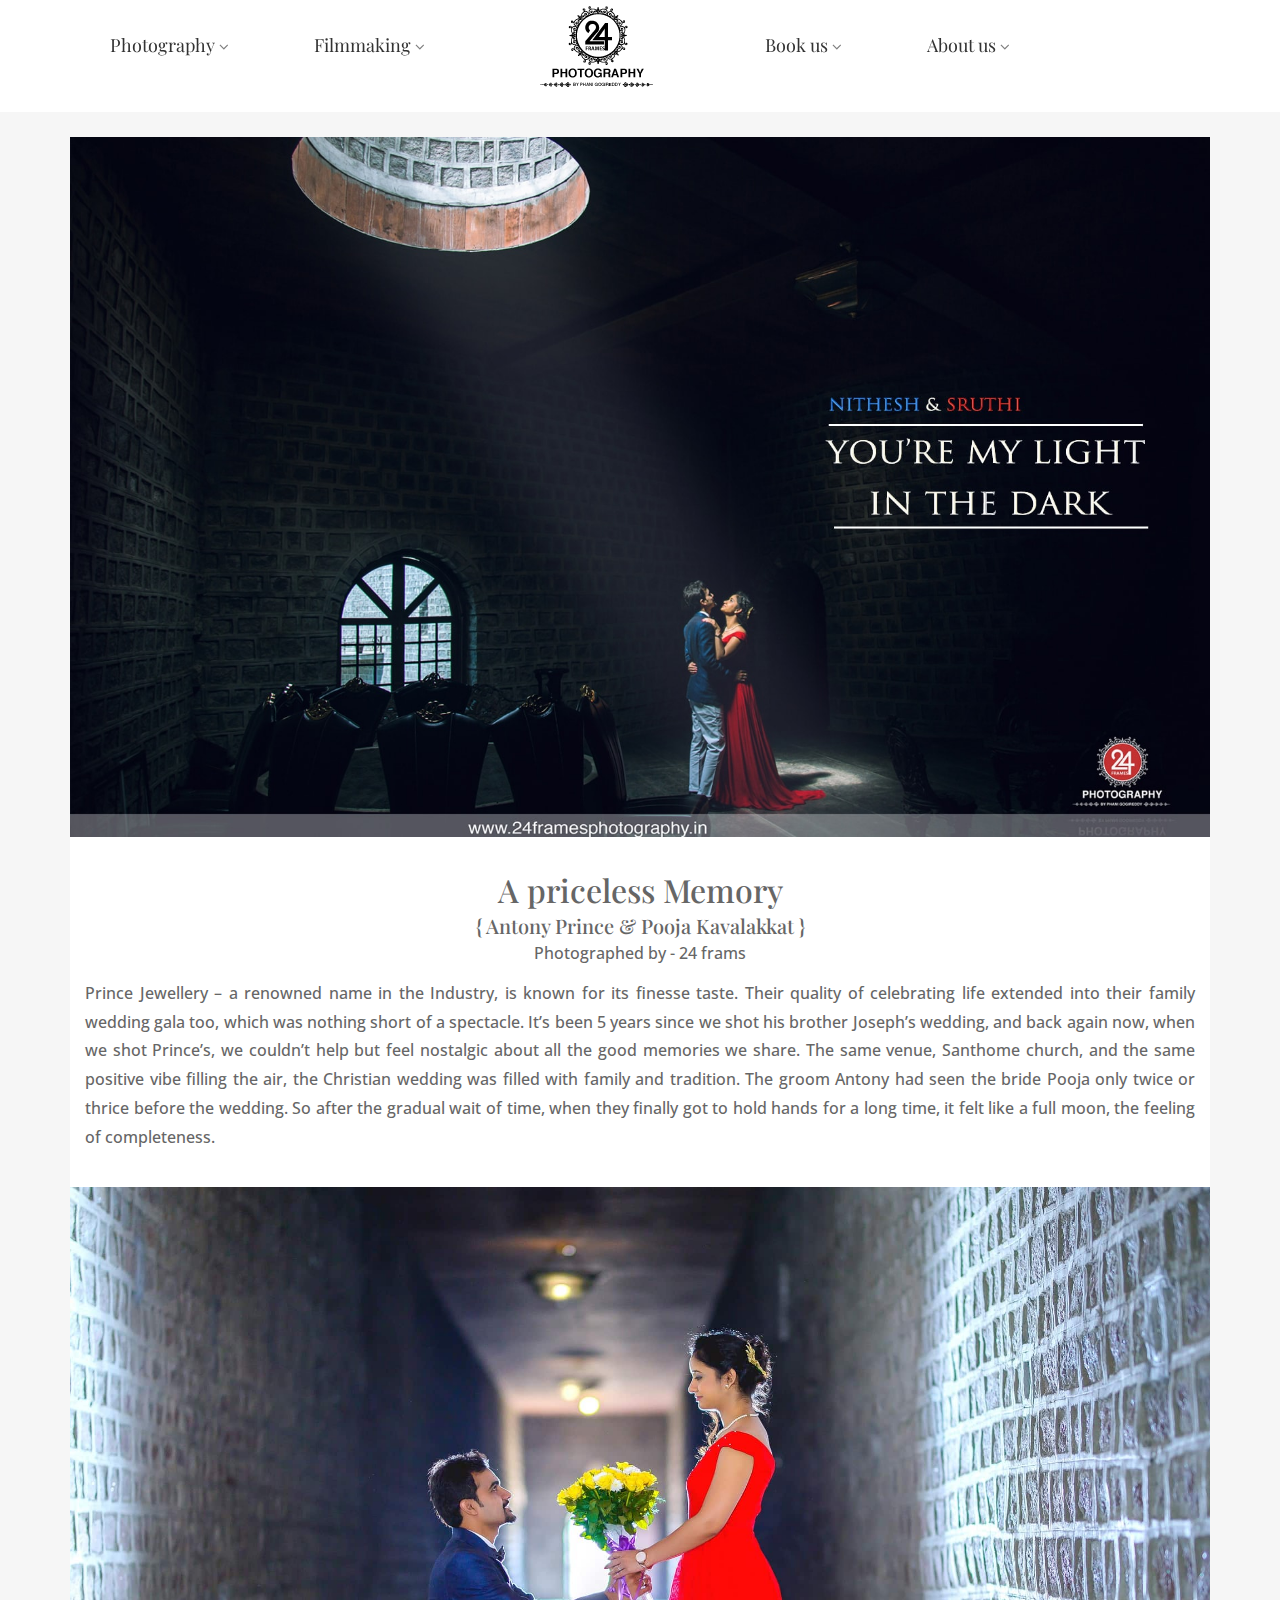
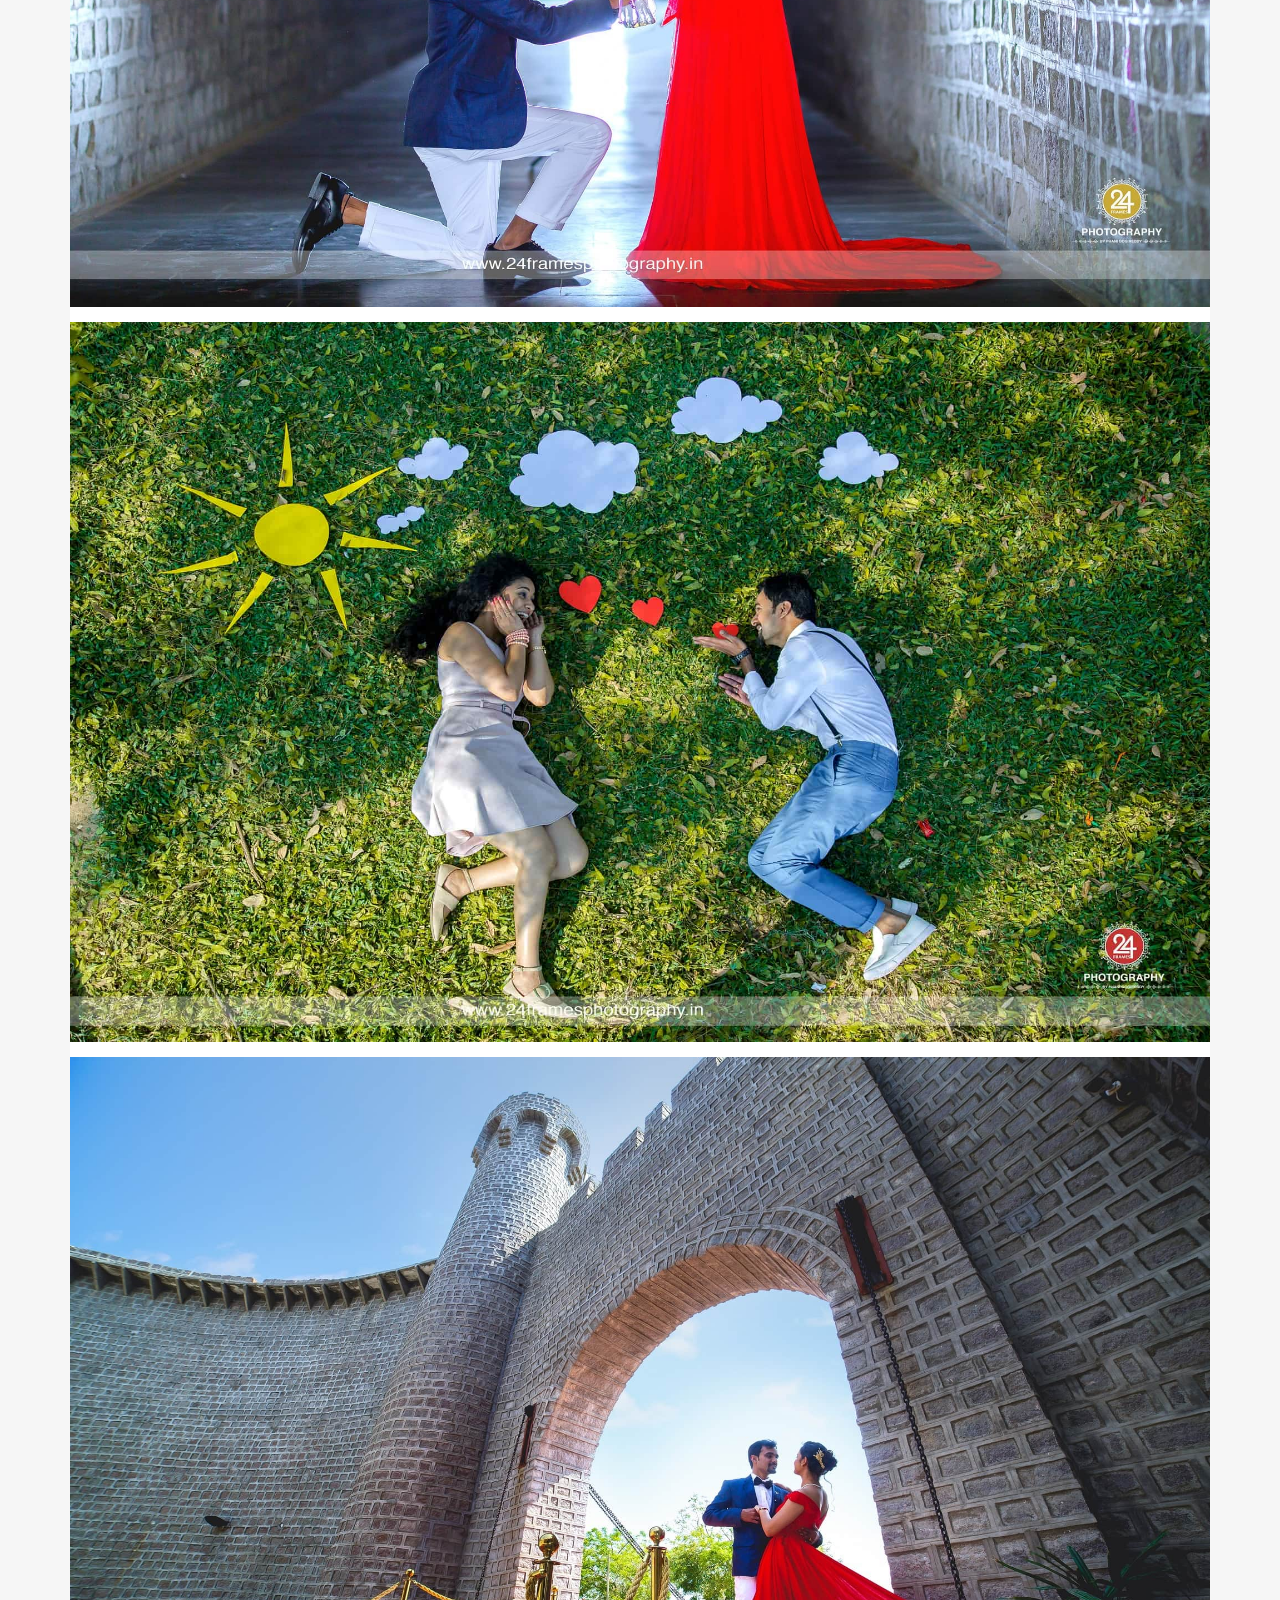
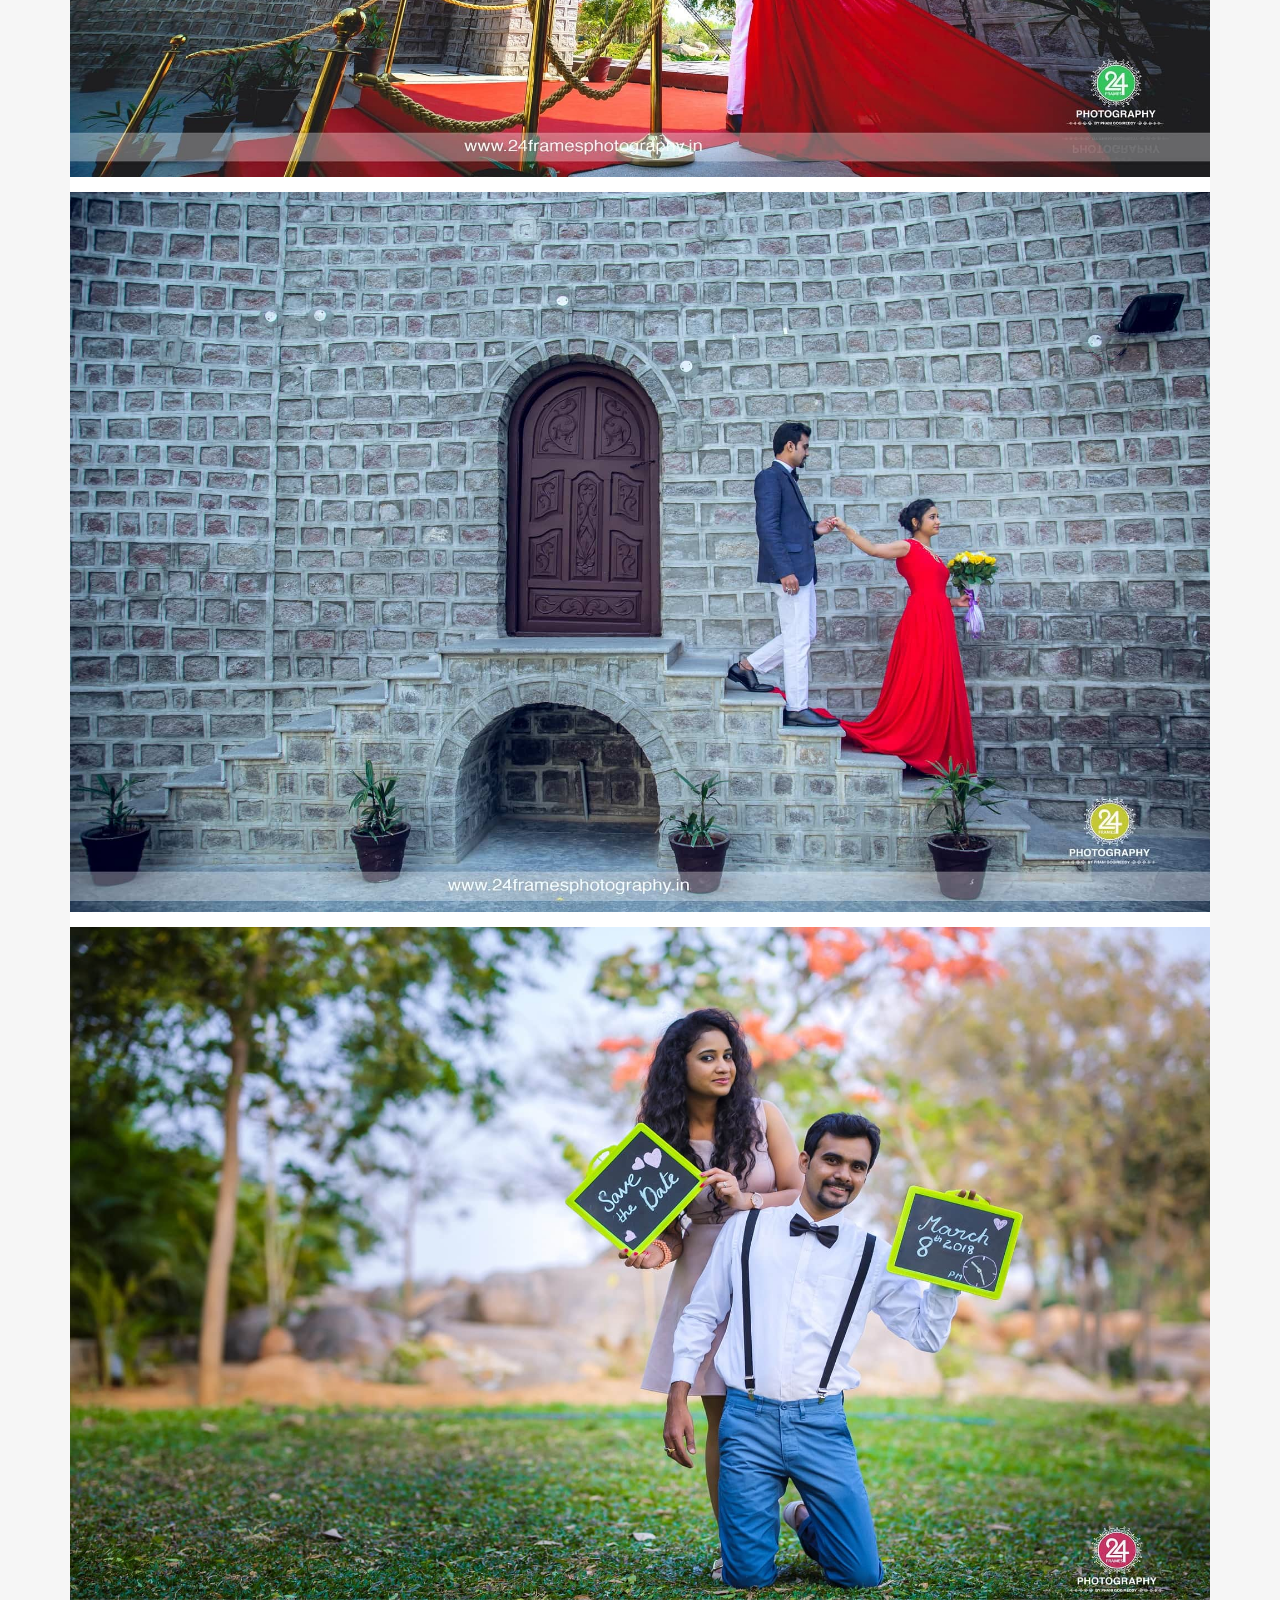
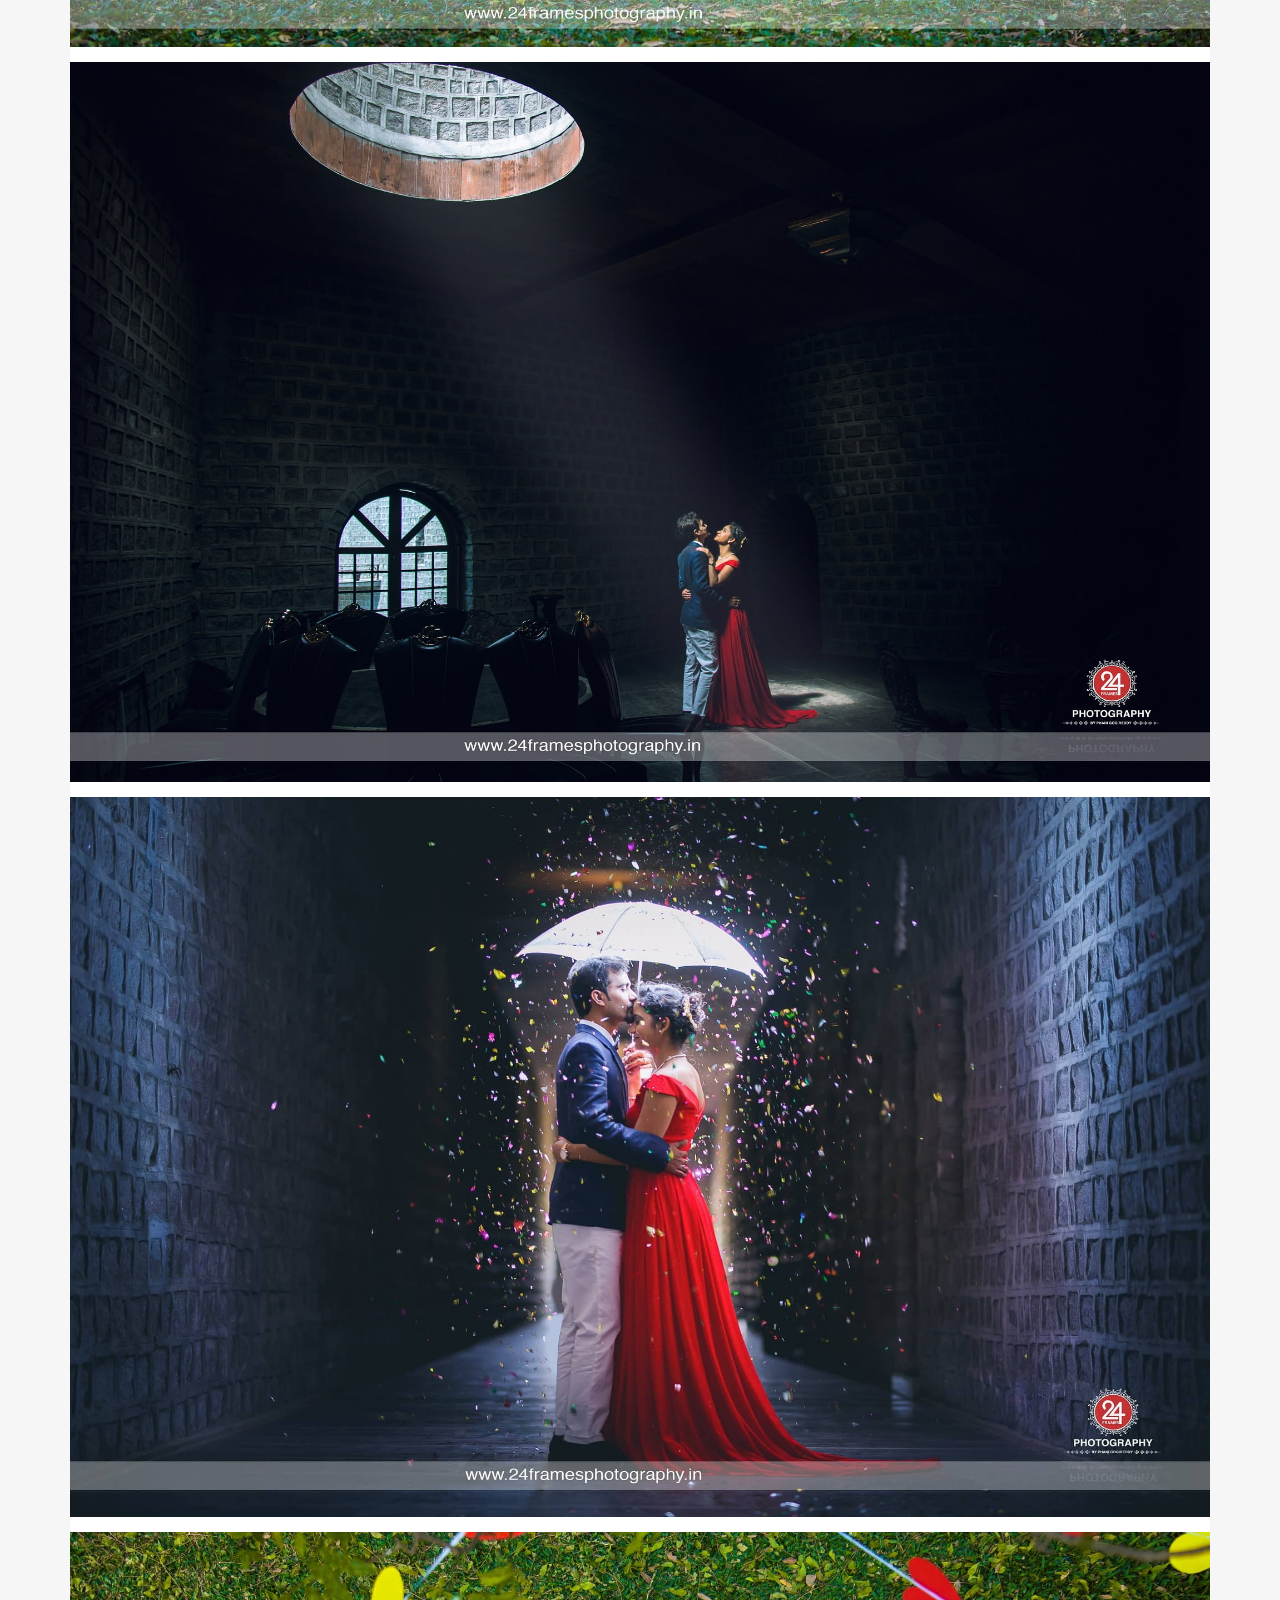
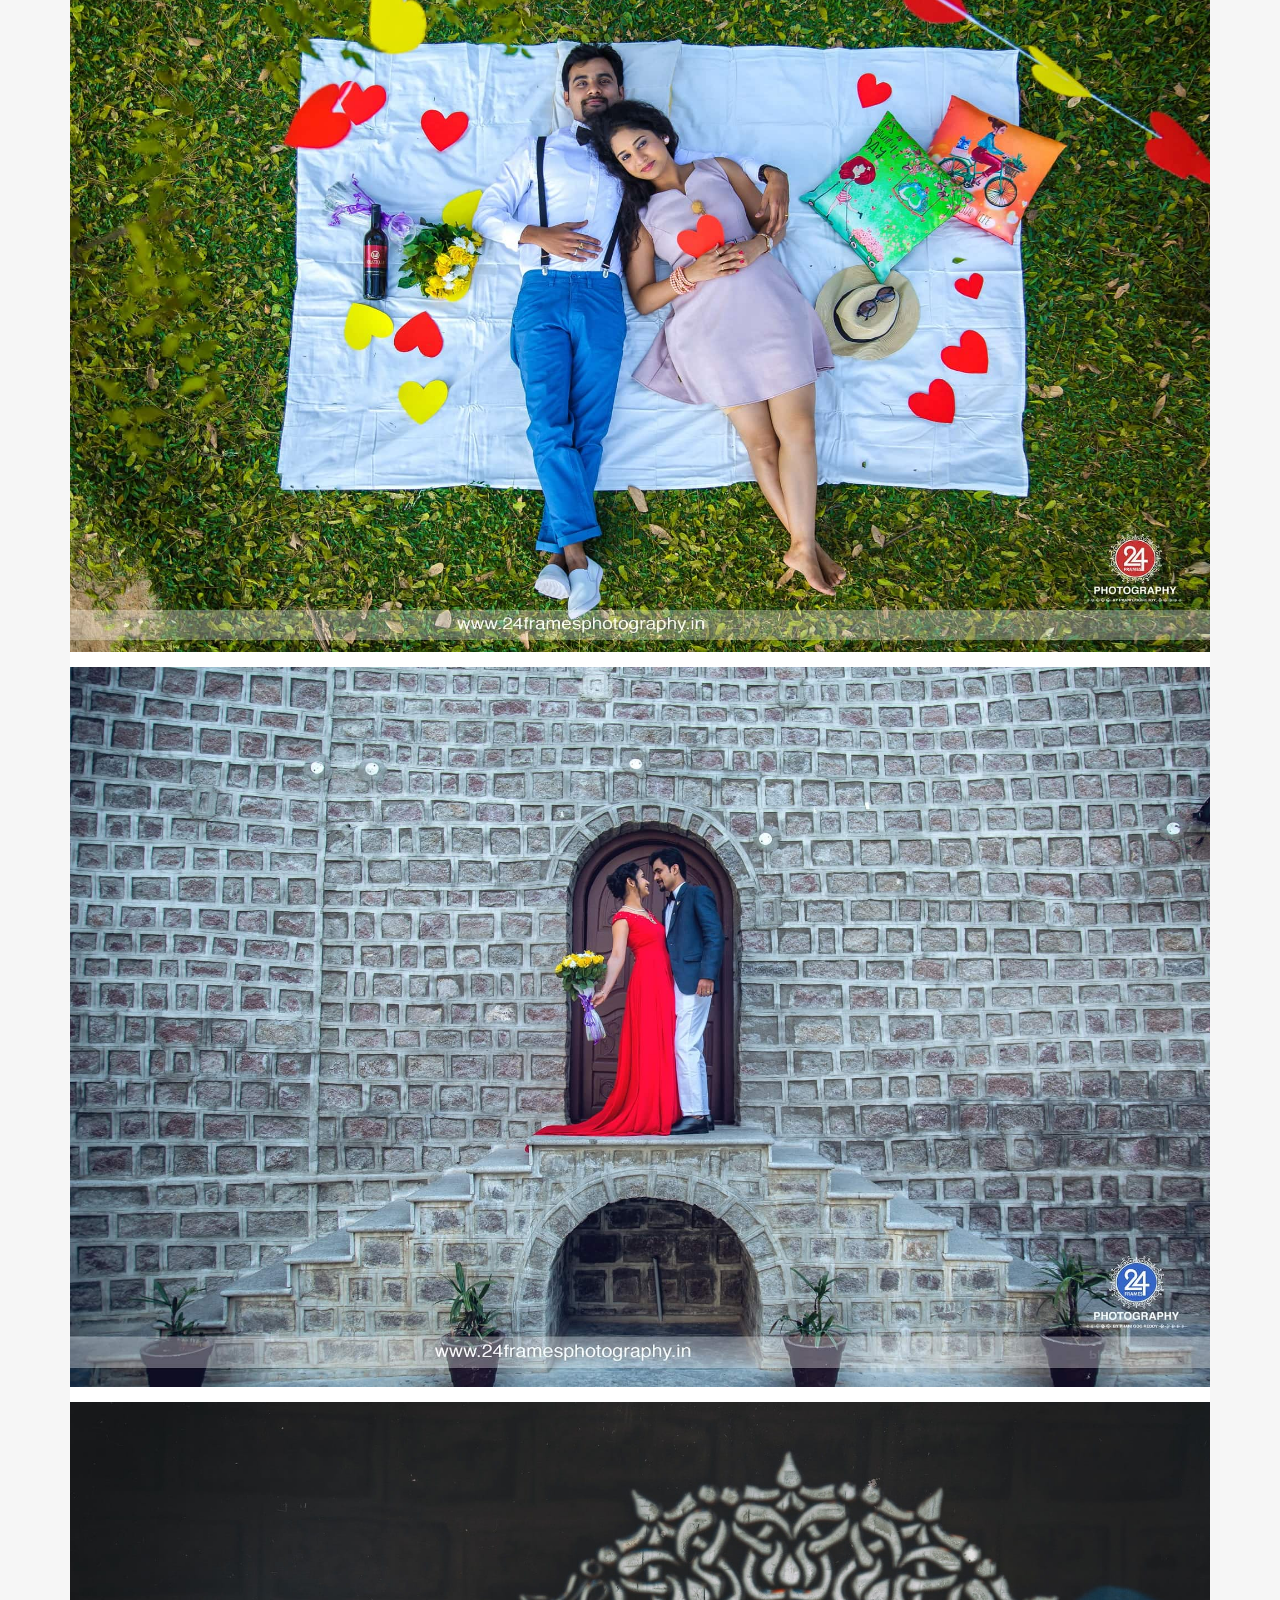
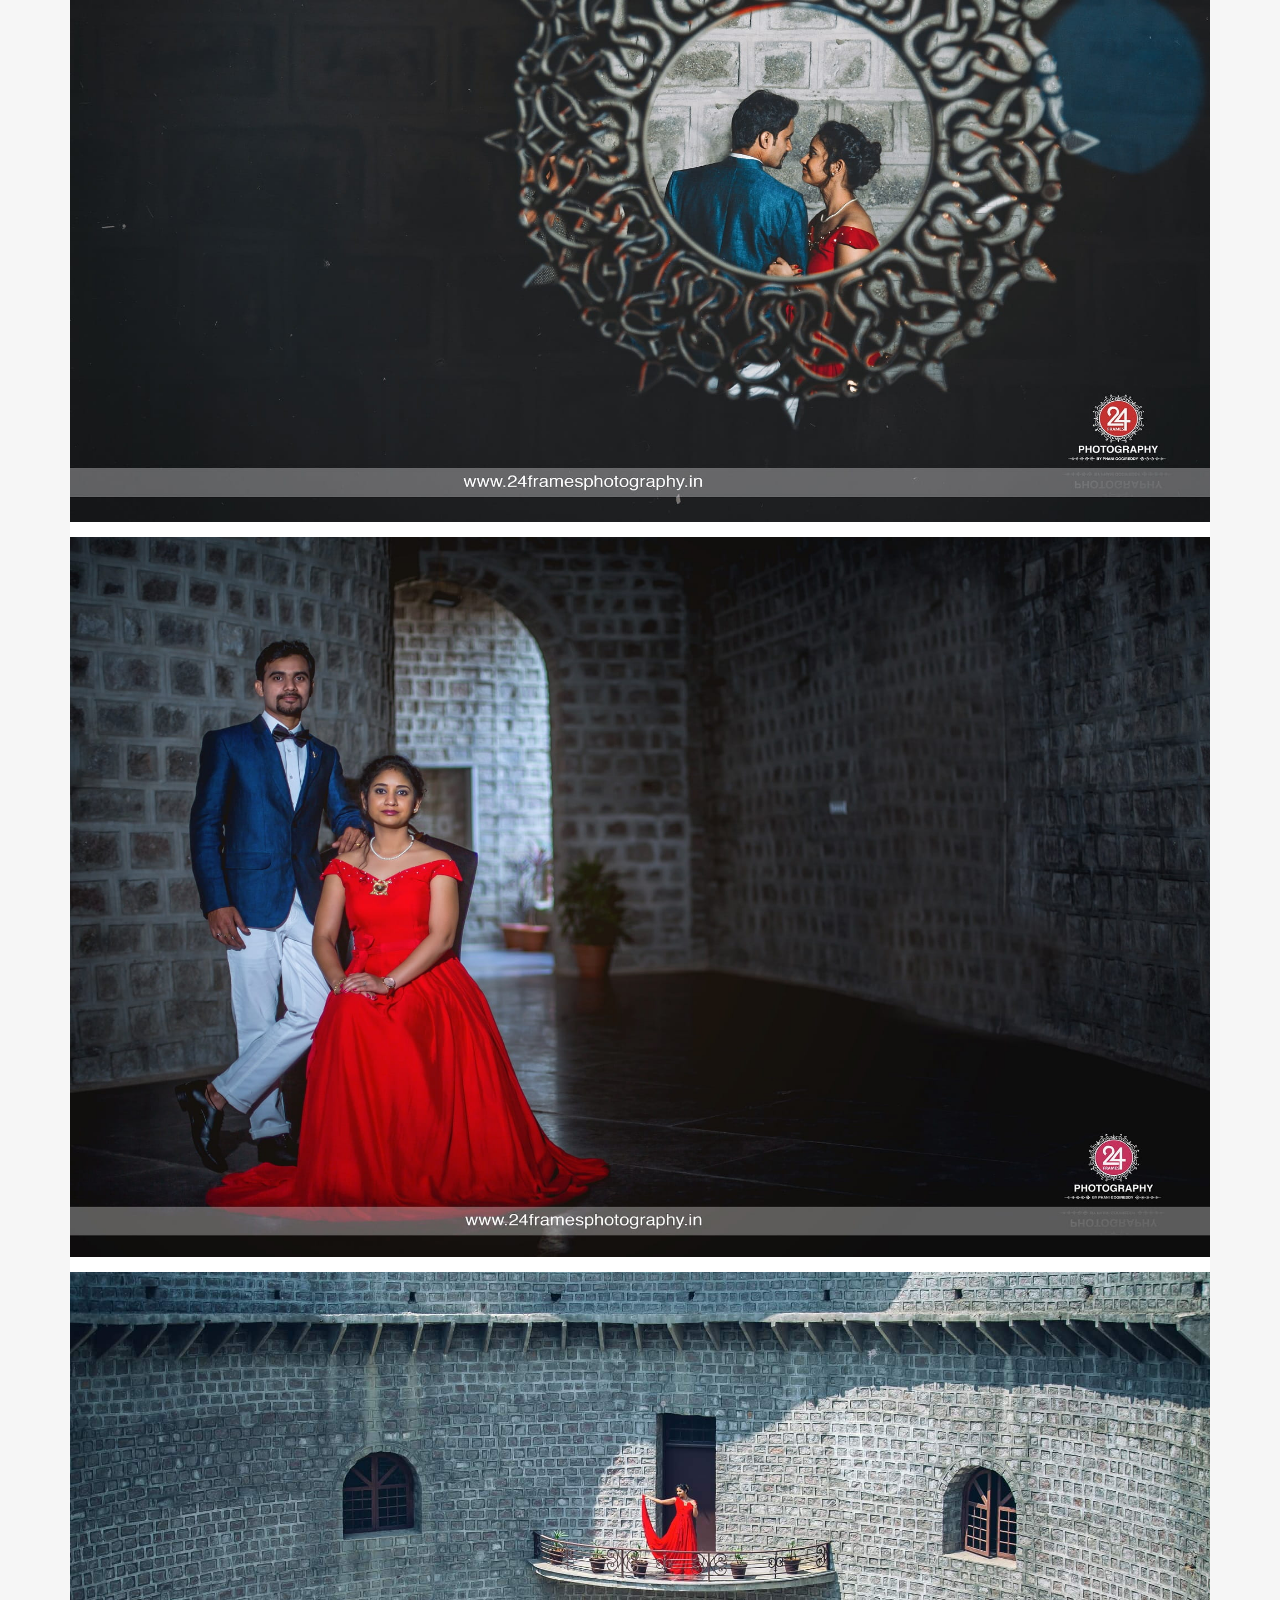
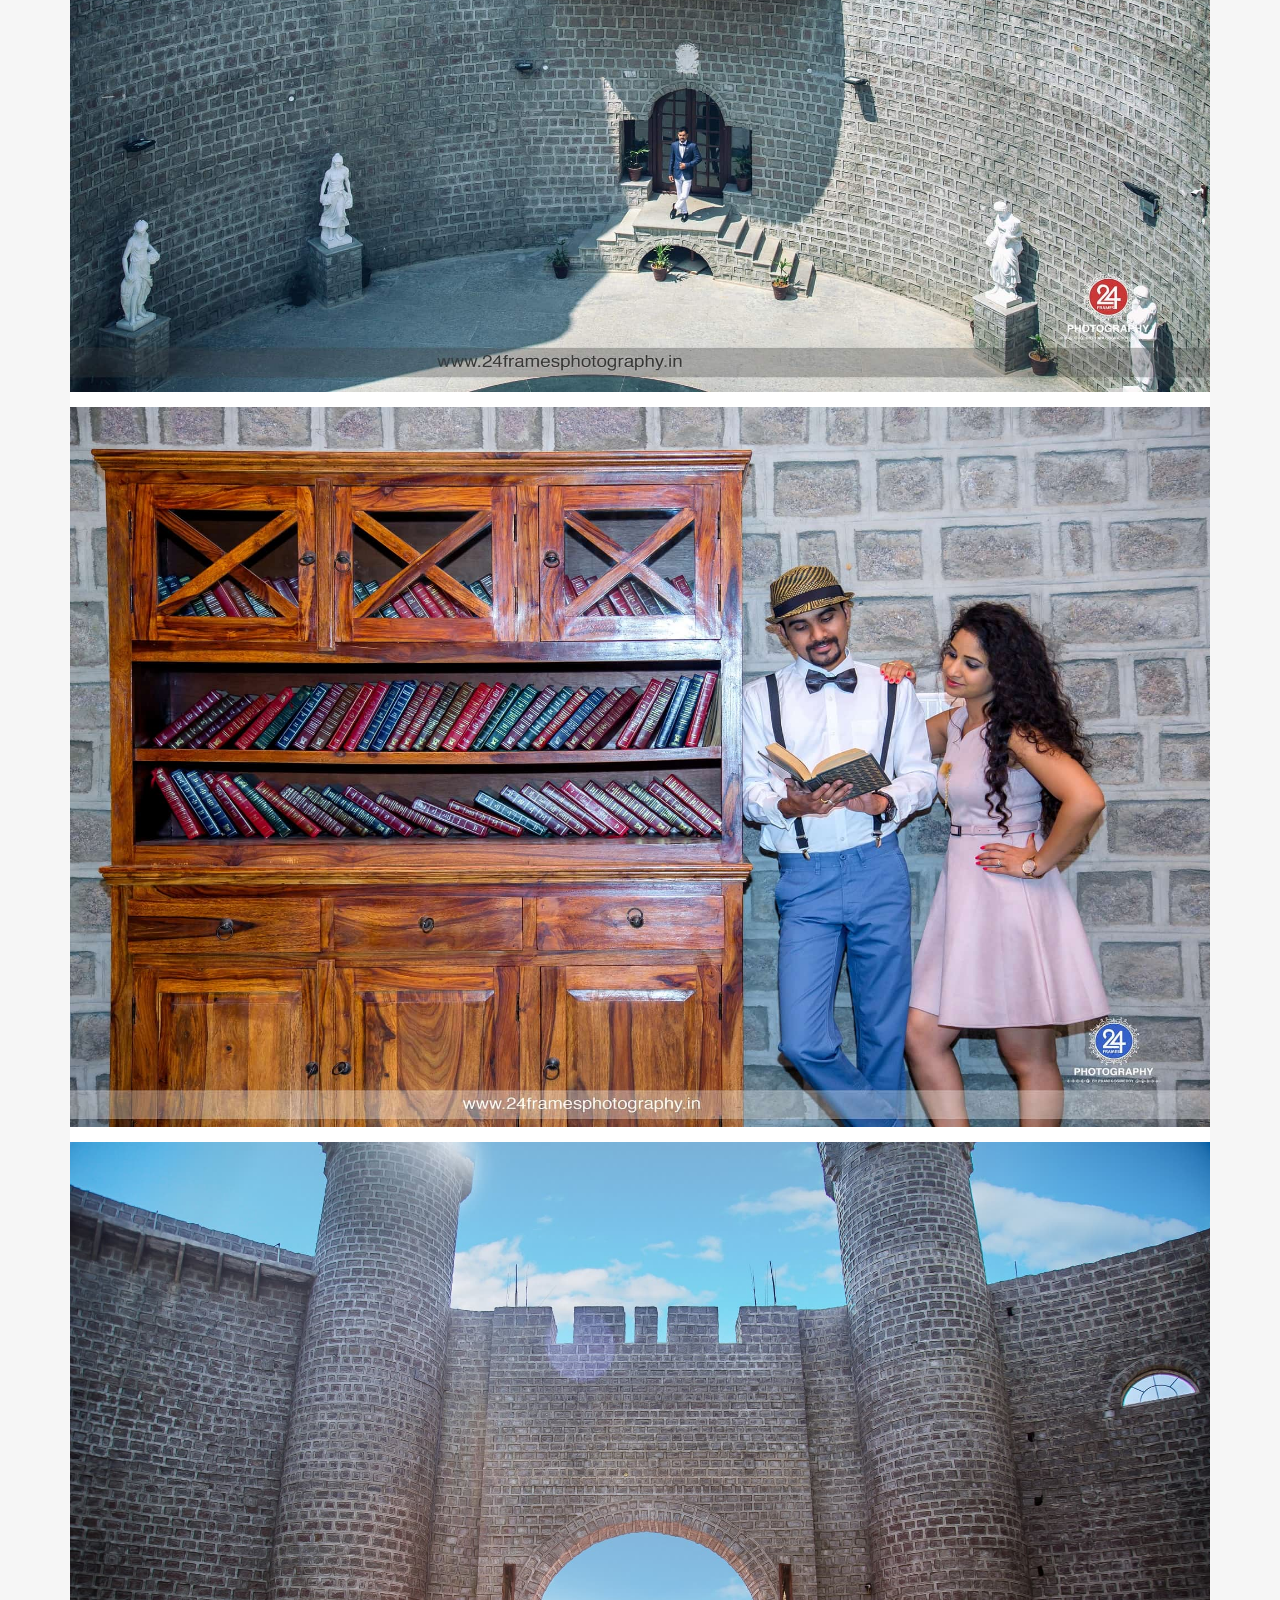
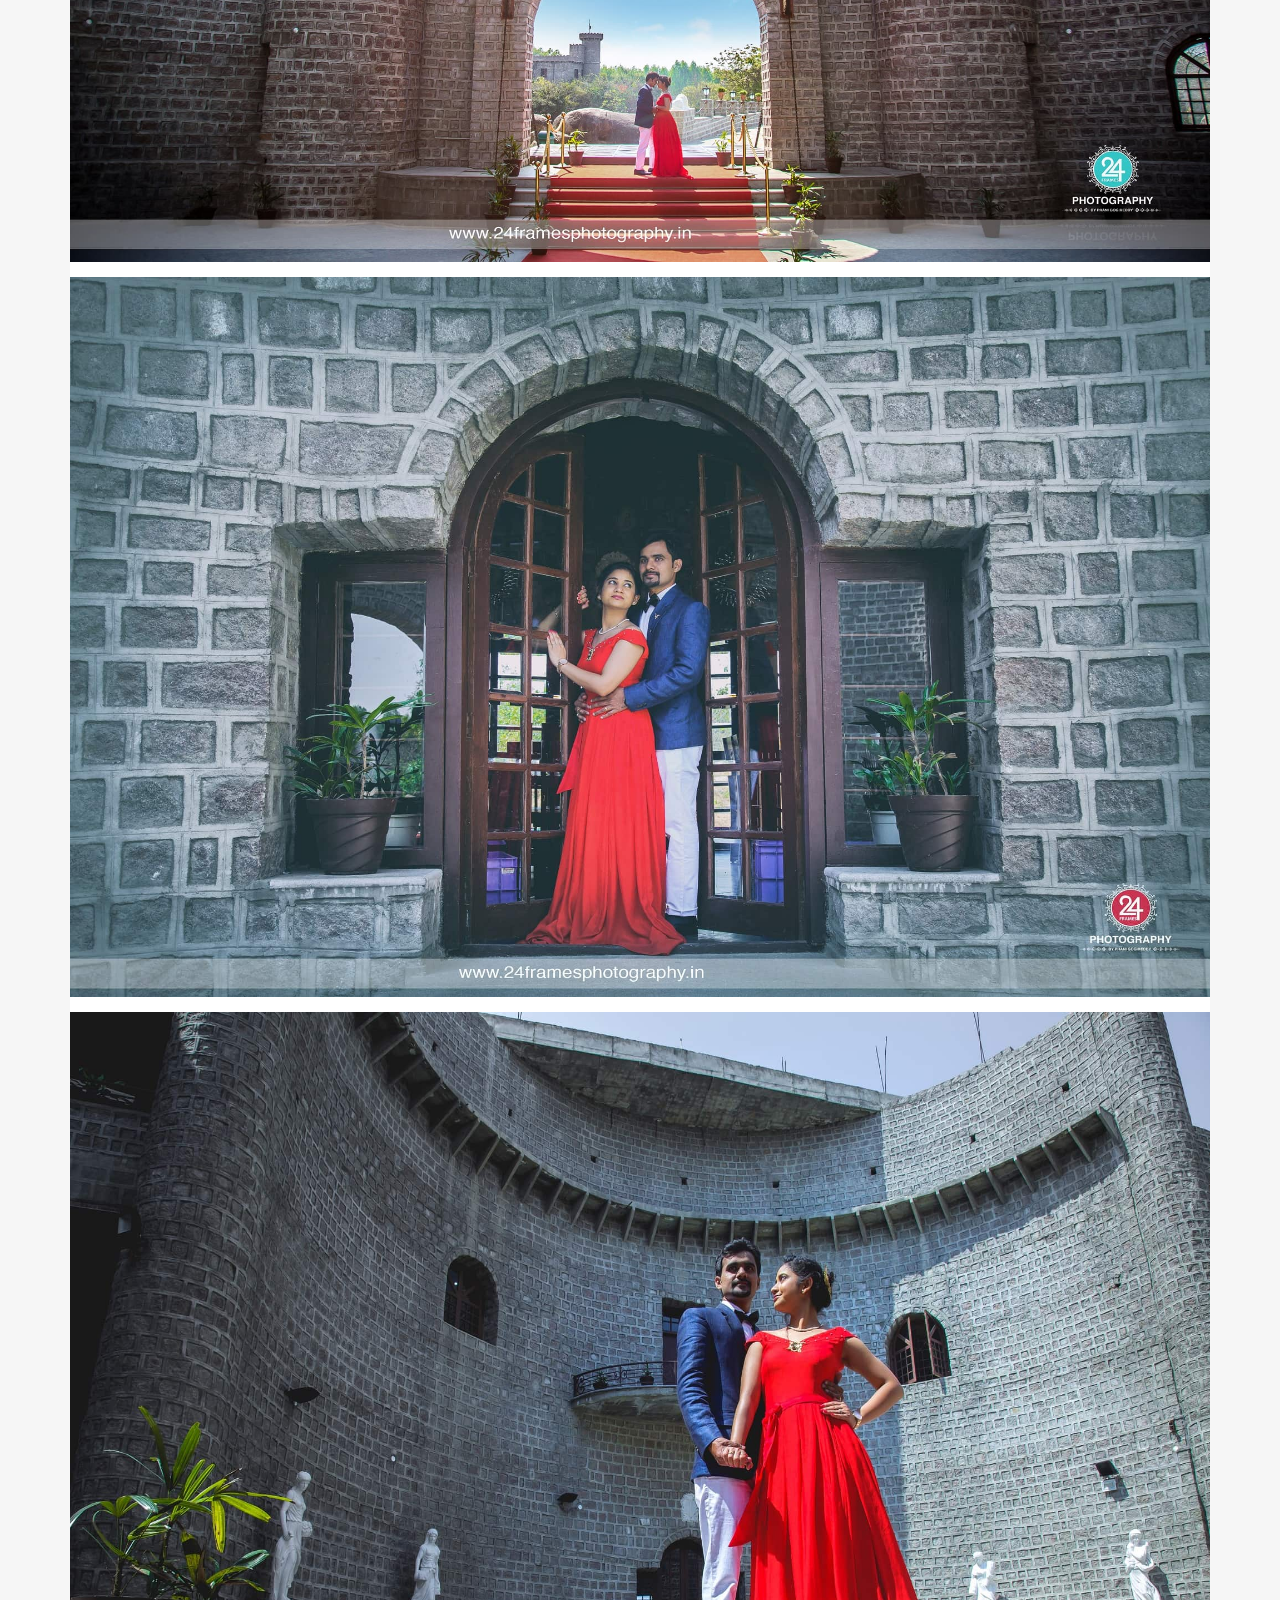
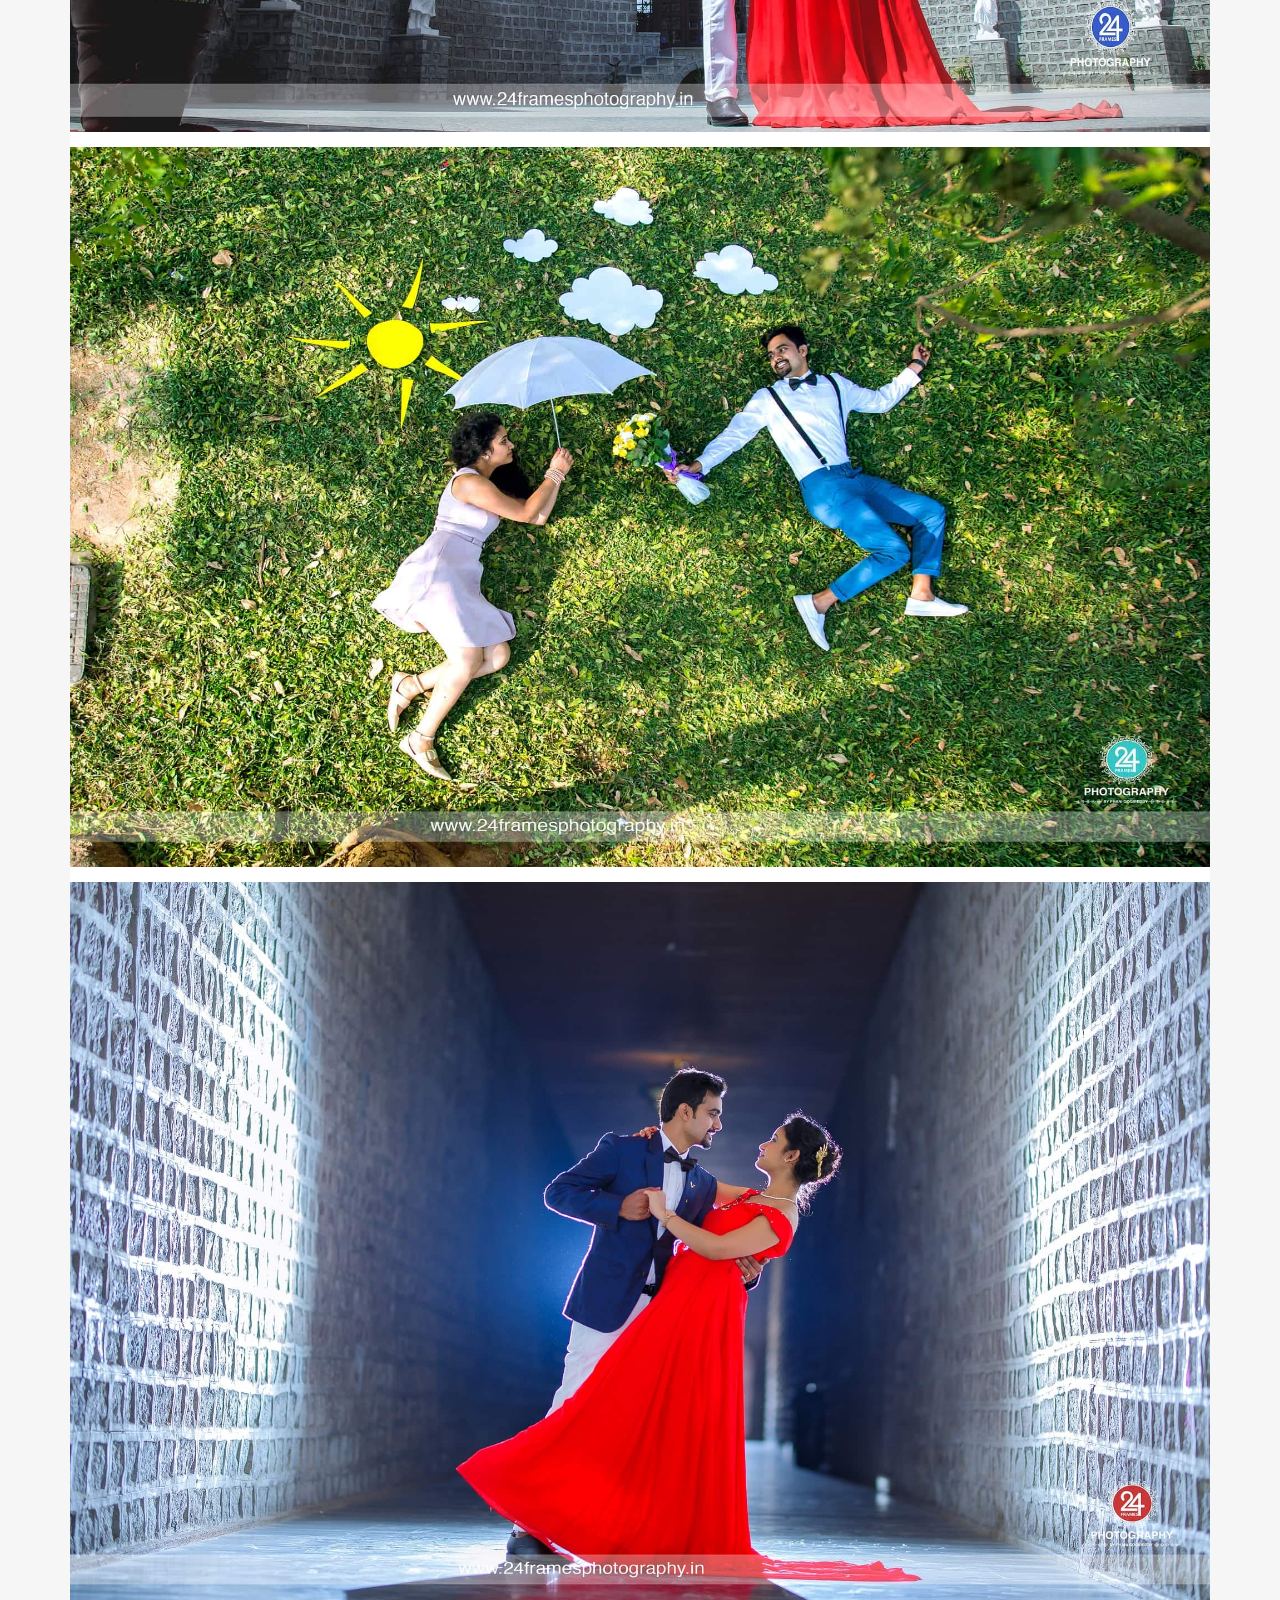
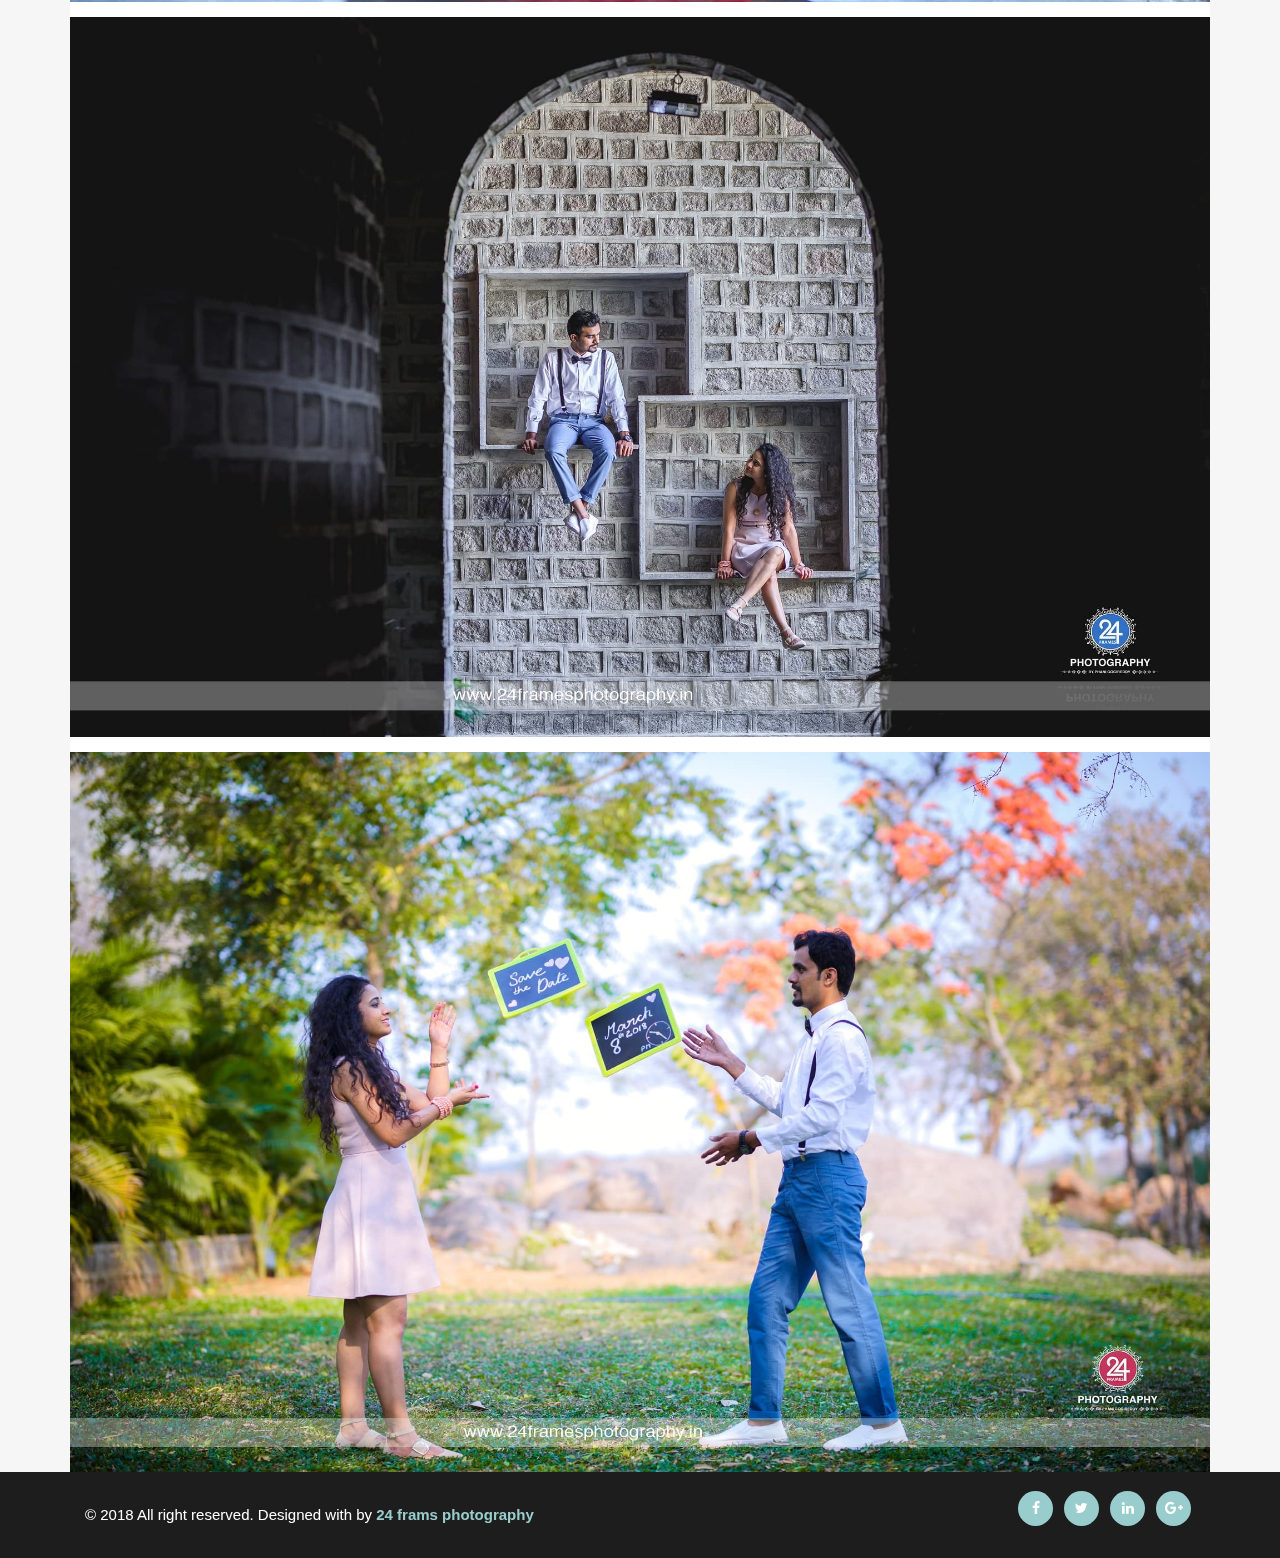
<file: fashion-couple-shoot.html>
<!DOCTYPE html>
<html lang="en">
  <head>
    <meta charset="utf-8">
    <!-- Viewport Meta Tag -->
    <meta name="viewport" content="width=device-width, initial-scale=1">
    <title>
     24 frames photography
    </title>
    <!-- Bootstrap -->
    <link rel="stylesheet" type="text/css" href="css/bootstrap.min.css">
    <!-- Main Style -->
    <link rel="stylesheet" type="text/css" href="css/main.css">
    <!-- Slicknav Css -->
    <link rel="stylesheet" type="text/css" href="css/slicknav.css">

    <!-- Responsive Style -->
    <link rel="stylesheet" type="text/css" href="css/responsive.css">
    <!--Fonts-->
    <link rel="stylesheet" media="screen" href="https://cdnjs.cloudflare.com/ajax/libs/font-awesome/4.7.0/css/font-awesome.css">

    <link rel="stylesheet" media="screen" href="css/simple-line-icons.css">    
     
    <!-- Extras -->
    <link rel="stylesheet" type="text/css" href="css/owl.carousel.css">
    <link rel="stylesheet" type="text/css" href="css/owl.theme.css">
    <link rel="stylesheet" type="text/css" href="css/animate.css">
    <link rel="stylesheet" type="text/css" href="css/normalize.css">
    <link rel="stylesheet" type="text/css" href="css/settings.css">

    <!-- Color CSS Styles  -->
    <link rel="stylesheet" type="text/css" href="css/green.css" /> 
 <link href="css/Custom.css" rel="stylesheet" />	

  </head>
    <body>
     <div>
	 
	    <header id="header-wrap">
        <div class="container">
            <!-- Navbar Starts -->
            <nav class="navbar navbar-toggleable-sm navbar-light">
                <!-- Brand and toggle get grouped for better mobile display -->
   
            <!-- Navbar Starts -->
            <nav class="navbar navbar-toggleable-sm navbar-light">
                <!-- Brand and toggle get grouped for better mobile display -->
                <div class="navbar-header">
                    <button class="navbar-toggler" type="button" data-toggle="collapse" data-target="#main-menu" aria-controls="main-menu" aria-expanded="false" aria-label="Toggle navigation"></button>
                    <a class="navbar-brand  mobile_main_logo" href="index.html">
                       <img src="Images/Log_170x90.png" alt="24 frames photography logo" class="main_logo">
                    </a>
                </div>
                <div class="collapse navbar-collapse" id="main-menu">
                    <ul class="navbar-nav">
               
                        <li class="nav-item dropdown">
                            <a class="nav-link dropdown-toggle" href="#" data-toggle="dropdown" aria-haspopup="true" aria-expanded="false"> Photography <i class="fa fa-angle-down" aria-hidden="true"></i> </a>
                            <div class="dropdown-menu">
                                <a class="dropdown-item" href="about-us.html"> Weddings </a>
                                <a class="dropdown-item" href="about-us2.html"> Couple Shoot </a>
                            </div>
                        </li>

                        <li class="nav-item dropdown">
                            <a class="nav-link dropdown-toggle" href="#" data-toggle="dropdown" aria-haspopup="true" aria-expanded="false"> Filmmaking <i class="fa fa-angle-down" aria-hidden="true"></i> </a>
                            <div class="dropdown-menu">
                                <a class="dropdown-item" href="about-us.html"> Weddings </a>
                                <a class="dropdown-item" href="about-us2.html"> Pre weddings </a>
                            </div>
                        </li>

                        <li class="nav-item active">
                            <a class="nav-link active" href="#"><img src="Images/Log_170x90.png" alt="24 frames photography logo" class="main_logo"></a>
                        </li>
                        <li class="nav-item dropdown">
                            <a class="nav-link dropdown-toggle" href="#" data-toggle="dropdown" aria-haspopup="true" aria-expanded="false">Book us <i class="fa fa-angle-down" aria-hidden="true"></i> </a>
                            <div class="dropdown-menu">
                                <a class="dropdown-item" href="accordions.html"> Weddings </a>
                                <a class="dropdown-item" href="tabs.html"> Couple Shoot </a>
                                <a class="dropdown-item" href="buttons.html"> Pre weddings </a>

                            </div>
                        </li>
                        <li class="nav-item dropdown">
                            <a class="nav-link dropdown-toggle" href="#" data-toggle="dropdown" aria-haspopup="true" aria-expanded="false">About us <i class="fa fa-angle-down" aria-hidden="true"></i> </a>
                            <div class="dropdown-menu">
                                <a class="dropdown-item" href="portfolio-col-2.html"> About 24 Frams </a>
                                <a class="dropdown-item" href="portfolio-col-3.html"> Our Team </a>
                            </div>
                        </li>
         
            
                    </ul>
          
                </div>

                <!-- Mobile Menu Start -->
                <ul class="wpb-mobile-menu">
                    <li>
                        <a class="active" href="index.html">Home</a>
                    </li>
                    <li>
                        <a href="#">Pages</a>
                        <ul>
                            <li><a href="about-us.html">About Us</a></li>
                            <li><a href="about-us2.html">About Us 2</a></li>
                            <li><a href="team-page.html">Team Members</a></li>
                            <li><a href="services.html">Services</a></li>
                            <li><a href="service2.html">Services 2</a></li>
                            <li><a href="contact1.html">Contact Us</a></li>
                            <li><a href="contact1.html">Contact Us 2</a></li>
                            <li><a href="pricing.html">Pricing</a></li>
                            <li><a href="404.html">404</a></li>
                        </ul>
                    </li>
                    <li>
                        <a href="#">Shortcodes</a>
                        <ul>
                            <li><a href="accordions.html">Accordions</a></li>
                            <li><a href="tabs.html">Tabs</a></li>
                            <li><a href="buttons.html">Buttons</a></li>
                            <li><a href="skills.html">Progress Bars</a></li>
                            <li><a href="testimonials.html">Testimonials</a></li>
                            <li><a href="clients.html">Clients</a></li>
                            <li><a href="icon.html">Icon Boxes</a></li>
                            <li><a href="team.html">Team</a></li>
                            <li><a href="carousel.html">Carousel</a></li>
                            <li><a href="maps.html">Google Maps</a></li>
                            <li><a href="pricing.html">Pricing tables</a></li>
                            <li><a href="notification.html">Notification</a></li>
                        </ul>
                    </li>
                    <li>
                        <a href="#">Portfolio</a>
                        <ul>
                            <li><a href="portfolio-col-2.html">Portfolio 2 Columns</a></li>
                            <li><a href="portfolio-col-3.html">Portfolio 3 Columns</a></li>
                            <li><a href="portfolio-col-4.html">Portfolio 4 Columns</a></li>
                            <li><a href="portfolio-item.html">Portfolio Single</a></li>
                        </ul>
                    </li>
                    <li>
                        <a href="#">Blog</a>
                        <ul>
                            <li><a href="sidebar-right.html">Sidebar Right</a></li>
                            <li><a href="sidebar-left.html">Sidebar Left</a></li>
                            <li><a href="sidebar-full.html">Full Width</a></li>
                            <li><a href="blog-single.html">Single Post</a></li>
                            <li><a href="blog-grids.html">Blog Grids</a></li>
                        </ul>
                    </li>
                    <li>
                        <a href="#">Contact Us</a>
                        <ul>
                            <li><a href="contact1.html">Contact us 1</a></li>
                            <li><a href="contact2.html">Contact us 2</a></li>
                        </ul>
                    </li>
                </ul>
                <!-- Mobile Menu End -->

            </nav>
        </div>
    </header>
	    <!-- Page Header -->
	<div class="container-fluid sub-page-body">
	<br>
		<div class="container sub-page-container-body">
		  <div class="row sub-page-container-images1">
			
				<img src="Images/Couple-Shoot/Nithesh+Shruthi/Nithesh+Sruthi1.jpg">
		
		  </div>
		  
		   <div class="row sub-page-container-images">
		   <div class="col-md-12 sub-page-headings">
				<h2> A priceless Memory  </h2>
				<h5> { Antony Prince & Pooja Kavalakkat } </h5>
				<h6>Photographed by - 24 frams </p>
				<div>
				<p>Prince Jewellery – a renowned name in the Industry, is known for its finesse taste. 
				Their quality of celebrating life extended into their family wedding gala too, which was nothing short of a spectacle. 
				It’s been 5 years since we shot his brother Joseph’s wedding, and back again now, when we shot Prince’s, 
				we couldn’t help but feel nostalgic about all the good memories we share. The same venue, Santhome church, 
				and the same positive vibe filling the air, the Christian wedding was filled with family and tradition. 
				The groom Antony had seen the bride Pooja only twice or thrice before the wedding. So after the gradual wait of time,
				when they finally got to hold hands for a long time, it felt like a full moon, the feeling of completeness.</p>
				</div>
			</div>
		
		  </div>
		  
		  
		  
		  
		  <div class="row sub-page-container-images">
			
				<img src="Images/Couple-Shoot/Nithesh+Shruthi/Nithesh+Sruthi4.jpg">
		
		  </div>
		  <div class="row sub-page-container-images">
			
			<img src="Images/Couple-Shoot/Nithesh+Shruthi/Nithesh+Sruthi17.jpg">
		
		  </div>
		  <div class="row sub-page-container-images">
			
			<img src="Images/Couple-Shoot/Nithesh+Shruthi/Nithesh+Sruthi11.jpg">
		
		  </div>
		  <div class="row sub-page-container-images">
			
				<img src="Images/Couple-Shoot/Nithesh+Shruthi/Nithesh+Sruthi3.jpg">
		
		  </div>
		  <div class="row sub-page-container-images">
			
				<img src="Images/Couple-Shoot/Nithesh+Shruthi/Nithesh+Sruthi21.jpg">
		
		  </div>
		   <div class="row sub-page-container-images">
			
				<img src="Images/Couple-Shoot/Nithesh+Shruthi/Nithesh+Sruthi8.jpg">
		
		  </div>
		   <div class="row sub-page-container-images">
			
				<img src="Images/Couple-Shoot/Nithesh+Shruthi/Nithesh+Sruthi14.jpg">
		
		  </div>
		   <div class="row sub-page-container-images">
			
				<img src="Images/Couple-Shoot/Nithesh+Shruthi/Nithesh+Sruthi19.jpg">
		
		  </div>
		   <div class="row sub-page-container-images">
			
				<img src="Images/Couple-Shoot/Nithesh+Shruthi/Nithesh+Sruthi2.jpg">
		
		  </div>
		    <div class="row sub-page-container-images">
			
				<img src="Images/Couple-Shoot/Nithesh+Shruthi/Nithesh+Sruthi9.jpg">
		
		  </div>
		    <div class="row sub-page-container-images">
			
				<img src="Images/Couple-Shoot/Nithesh+Shruthi/Nithesh+Sruthi7.jpg">
		
		  </div>
		    <div class="row sub-page-container-images">
			
				<img src="Images/Couple-Shoot/Nithesh+Shruthi/Nithesh+Sruthi10.jpg">
		
		  </div>
		    <div class="row sub-page-container-images">
			
			<img src="Images/Couple-Shoot/Nithesh+Shruthi/Nithesh+Sruthi16.jpg">
		
		  </div>
		    <div class="row sub-page-container-images">
			
			<img src="Images/Couple-Shoot/Nithesh+Shruthi/Nithesh+Sruthi6.jpg">
		
		  </div>
		    <div class="row sub-page-container-images">
			
			<img src="Images/Couple-Shoot/Nithesh+Shruthi/Nithesh+Sruthi13.jpg">
		
		  </div>
		    <div class="row sub-page-container-images">
			
				<img src="Images/Couple-Shoot/Nithesh+Shruthi/Nithesh+Sruthi12.jpg">
		
		  </div>
		   <div class="row sub-page-container-images">
			
				<img src="Images/Couple-Shoot/Nithesh+Shruthi/Nithesh+Sruthi18.jpg">
		
		  </div>
		   <div class="row sub-page-container-images">
			
			<img src="Images/Couple-Shoot/Nithesh+Shruthi/Nithesh+Sruthi5.jpg">
		
		  </div>
		   <div class="row sub-page-container-images">
			
			<img src="Images/Couple-Shoot/Nithesh+Shruthi/Nithesh+Sruthi15.jpg">
		
		  </div>
		   <div class="row sub-page-container-images">
			
			<img src="Images/Couple-Shoot/Nithesh+Shruthi/Nithesh+Sruthi20.jpg">
		
		  </div>
		    
		  
		</div>
	
	
	</div>
	
	
	    <!-- Footer Section -->
    <footer>
      <!-- Copyright -->
      <div id="copyright">
        <div class="container">
          <div class="row">
            <div class="col-md-6 col-sm-6">
              <p class="copyright-text">
                ©  2018 All right reserved. Designed with by <a href="#">24 frams photography </a>
              </p>
            </div>
            <div class="col-md-6  col-sm-6 social_media_icons">
         <div class="social-footer">
              <a href="#"><i class="fa fa-facebook icon-round"></i></a>
              <a href="#"><i class="fa fa-twitter icon-round"></i></a>
              <a href="#"><i class="fa fa-linkedin icon-round"></i></a>
              <a href="#"><i class="fa fa-google-plus icon-round"></i></a>
            </div>        
            </div>
          </div>
        </div>
      </div>
      <!-- Copyright  End-->
    </footer>
    <!-- Footer Section End-->
	
	
	
	
	<a href="#" class="back-to-top">
      <i class="fa fa-angle-up">
      </i>
    </a> 
	  <!-- JavaScript & jQuery Plugins -->
    <script src="js/jquery-min.js"></script>
    <!-- Tether Js -->
    <script src="js/tether.min.js"></script>
    <!-- Bootstrap JS -->    
    <script src="js/bootstrap.min.js"></script>

    <!--Text Rotator-->
    <script src="js/jquery.mixitup.js"></script>
    <!--WOW Scroll Spy-->
    <script src="js/wow.js"></script>
    <!-- OWL Carousel -->
    <script src="js/owl.carousel.js"></script> 
    <!-- WayPoint -->
	 <script src="js/jquery.slicknav.js"></script> 
    <!-- Appear -->
    <script src="js/jquery.appear.js"></script>
    <!-- Vide js -->
    <script src="js/jquery.vide.js"></script>
     <!-- All JS plugin Triggers -->
	  <script src="js/Custom_js.js"></script> 
    <script src="js/main.js"></script> 

</div>
		
  </body>
</html>
</file>
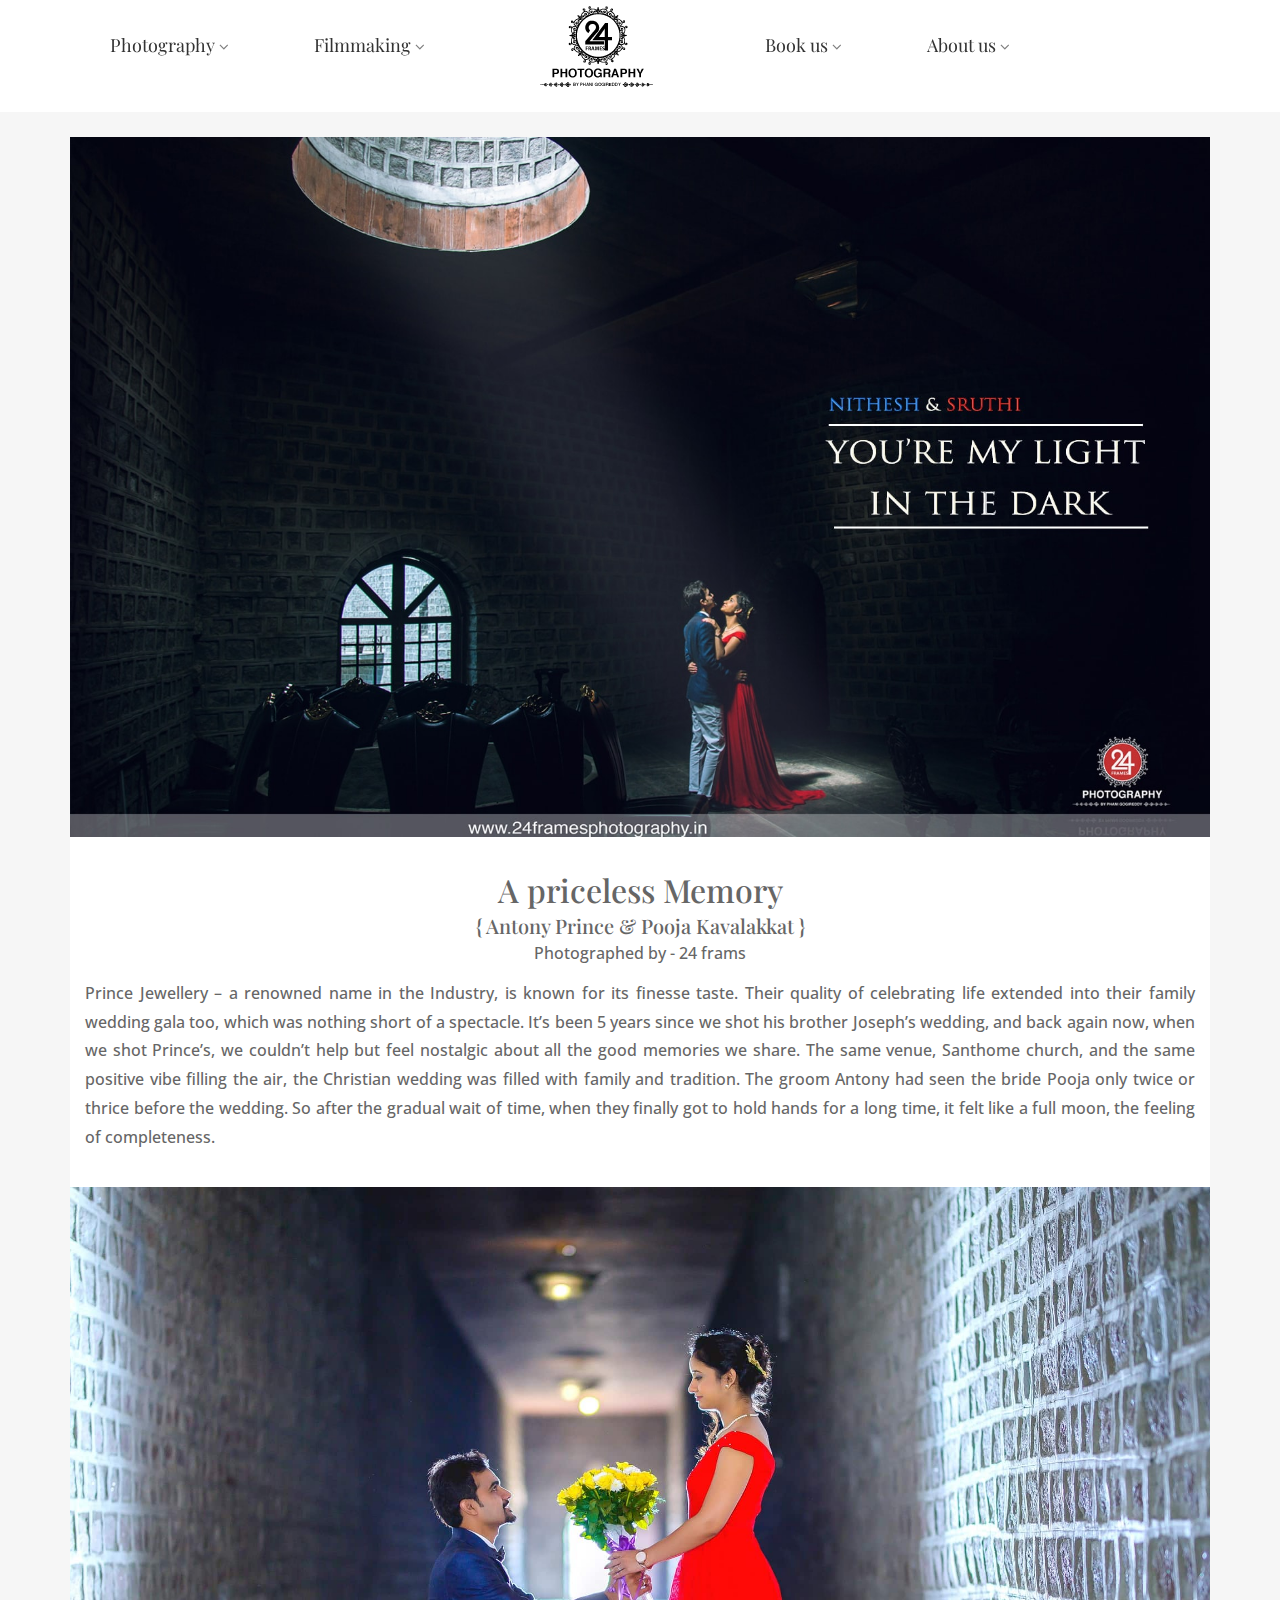
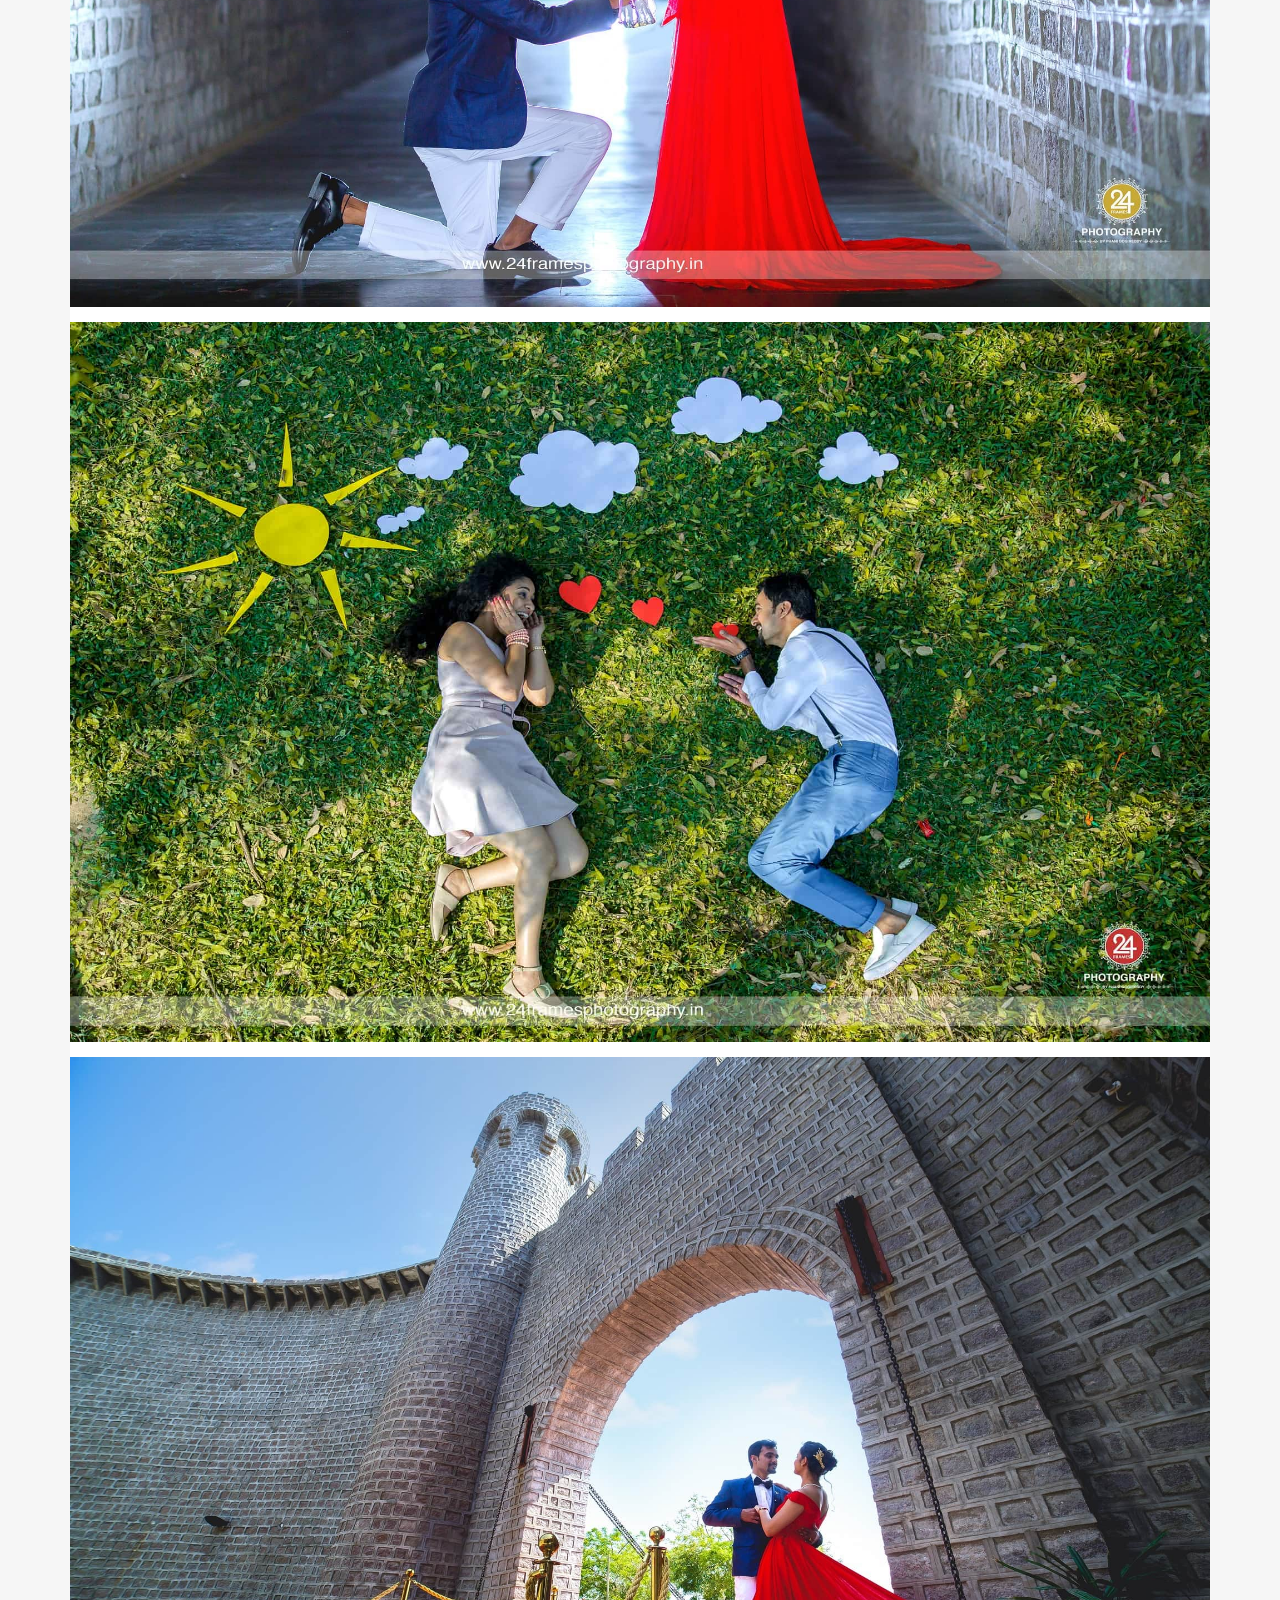
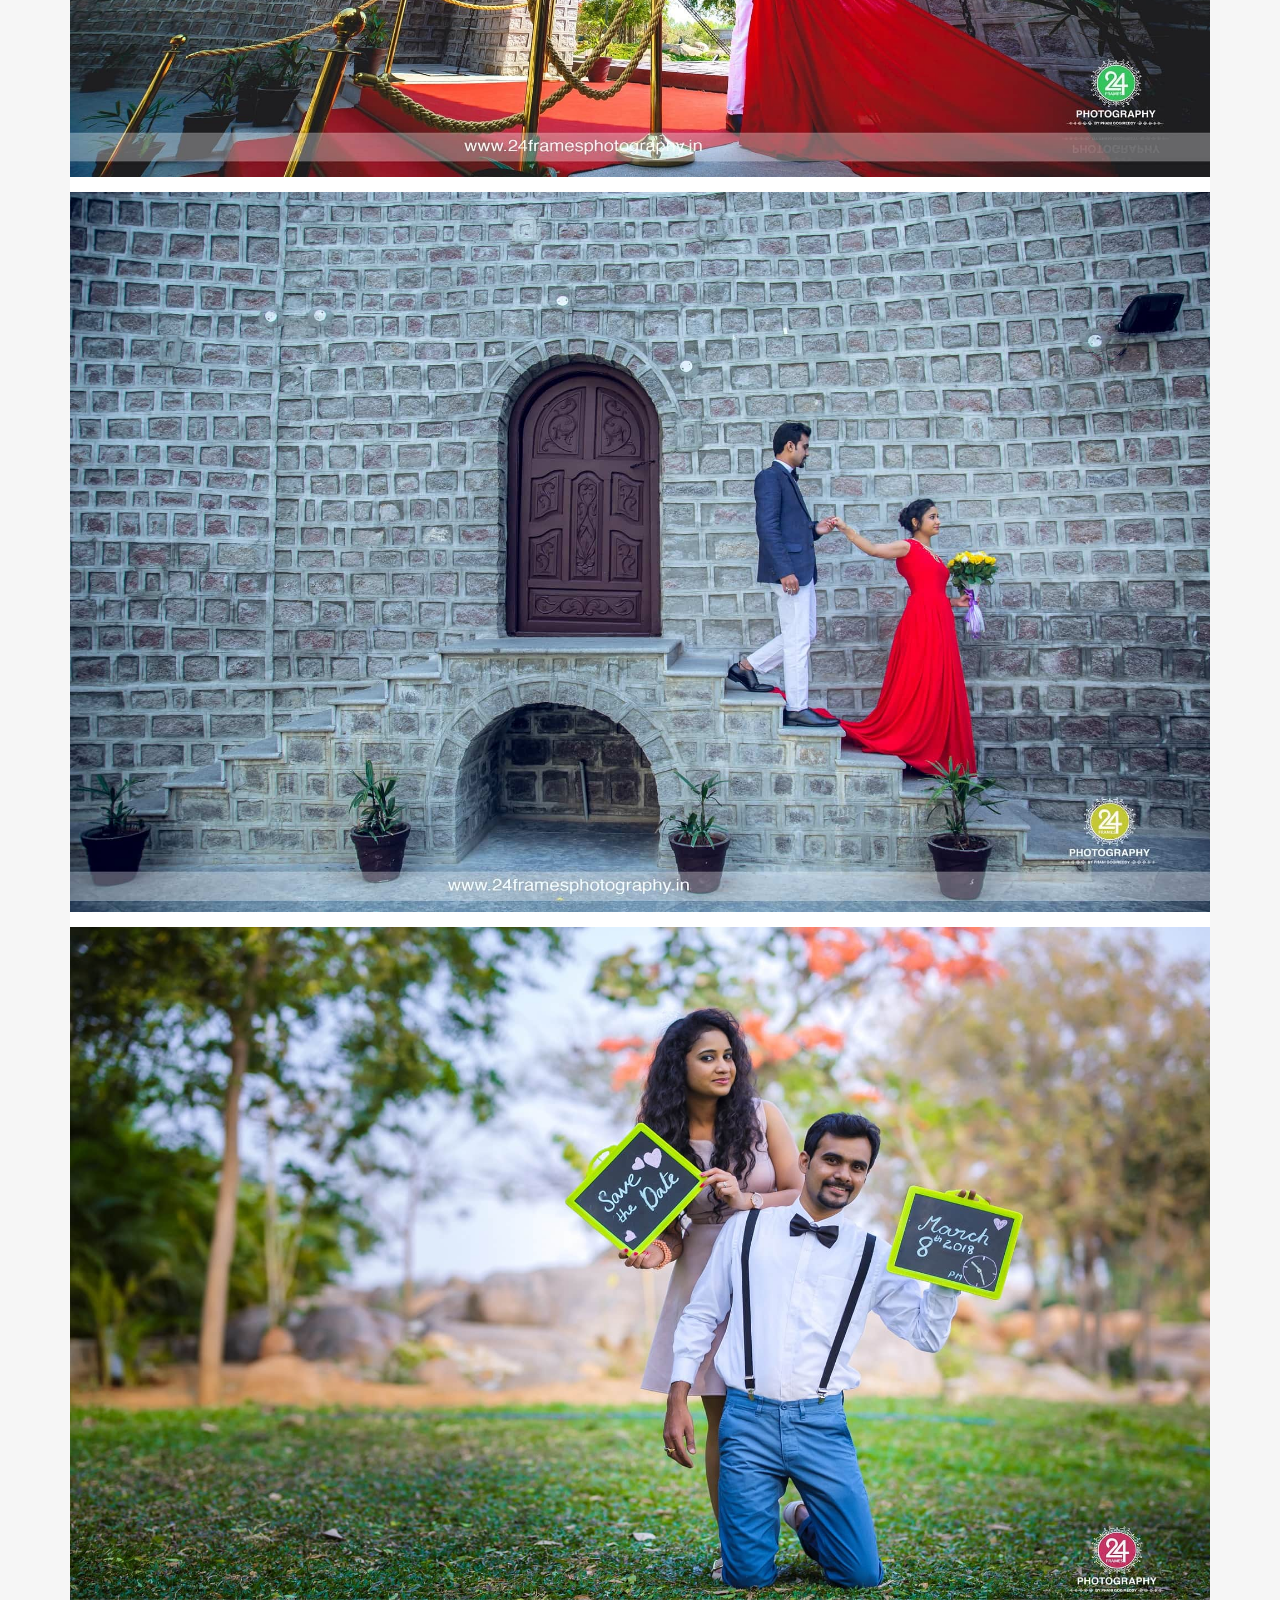
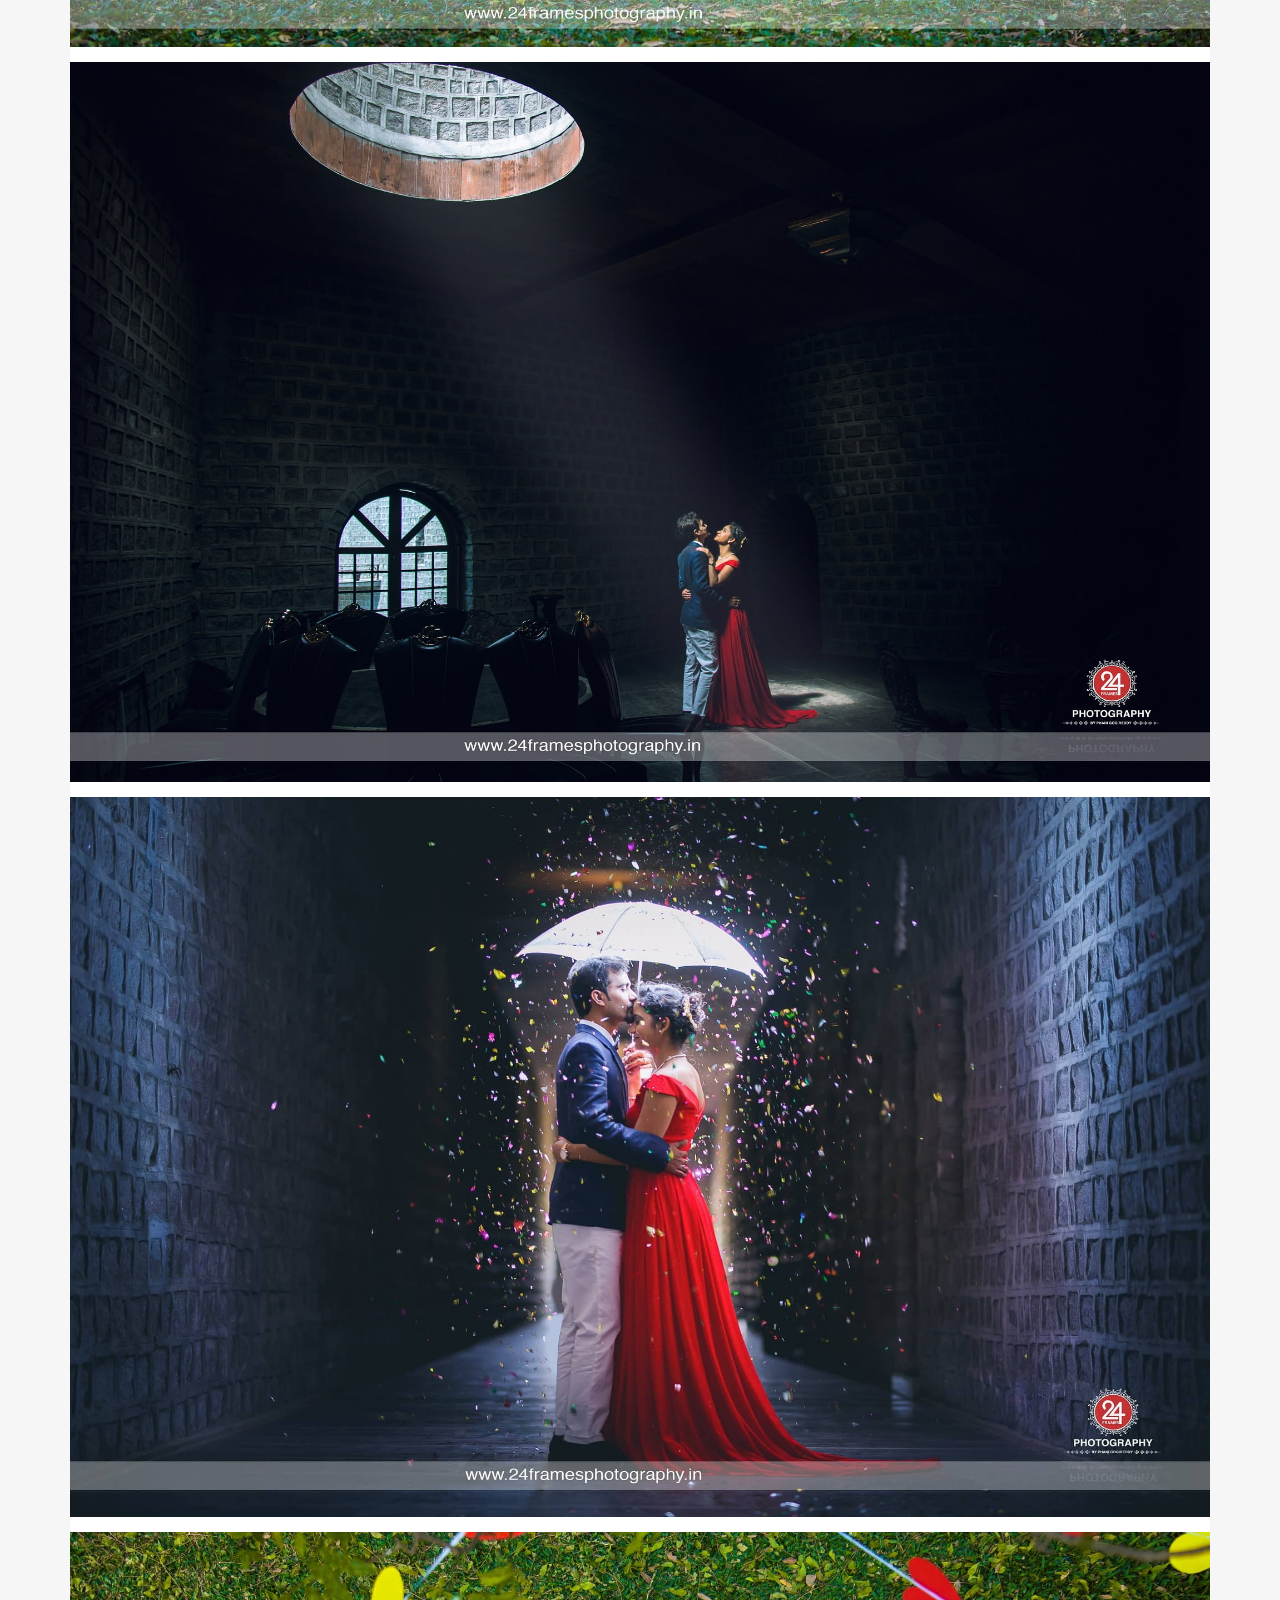
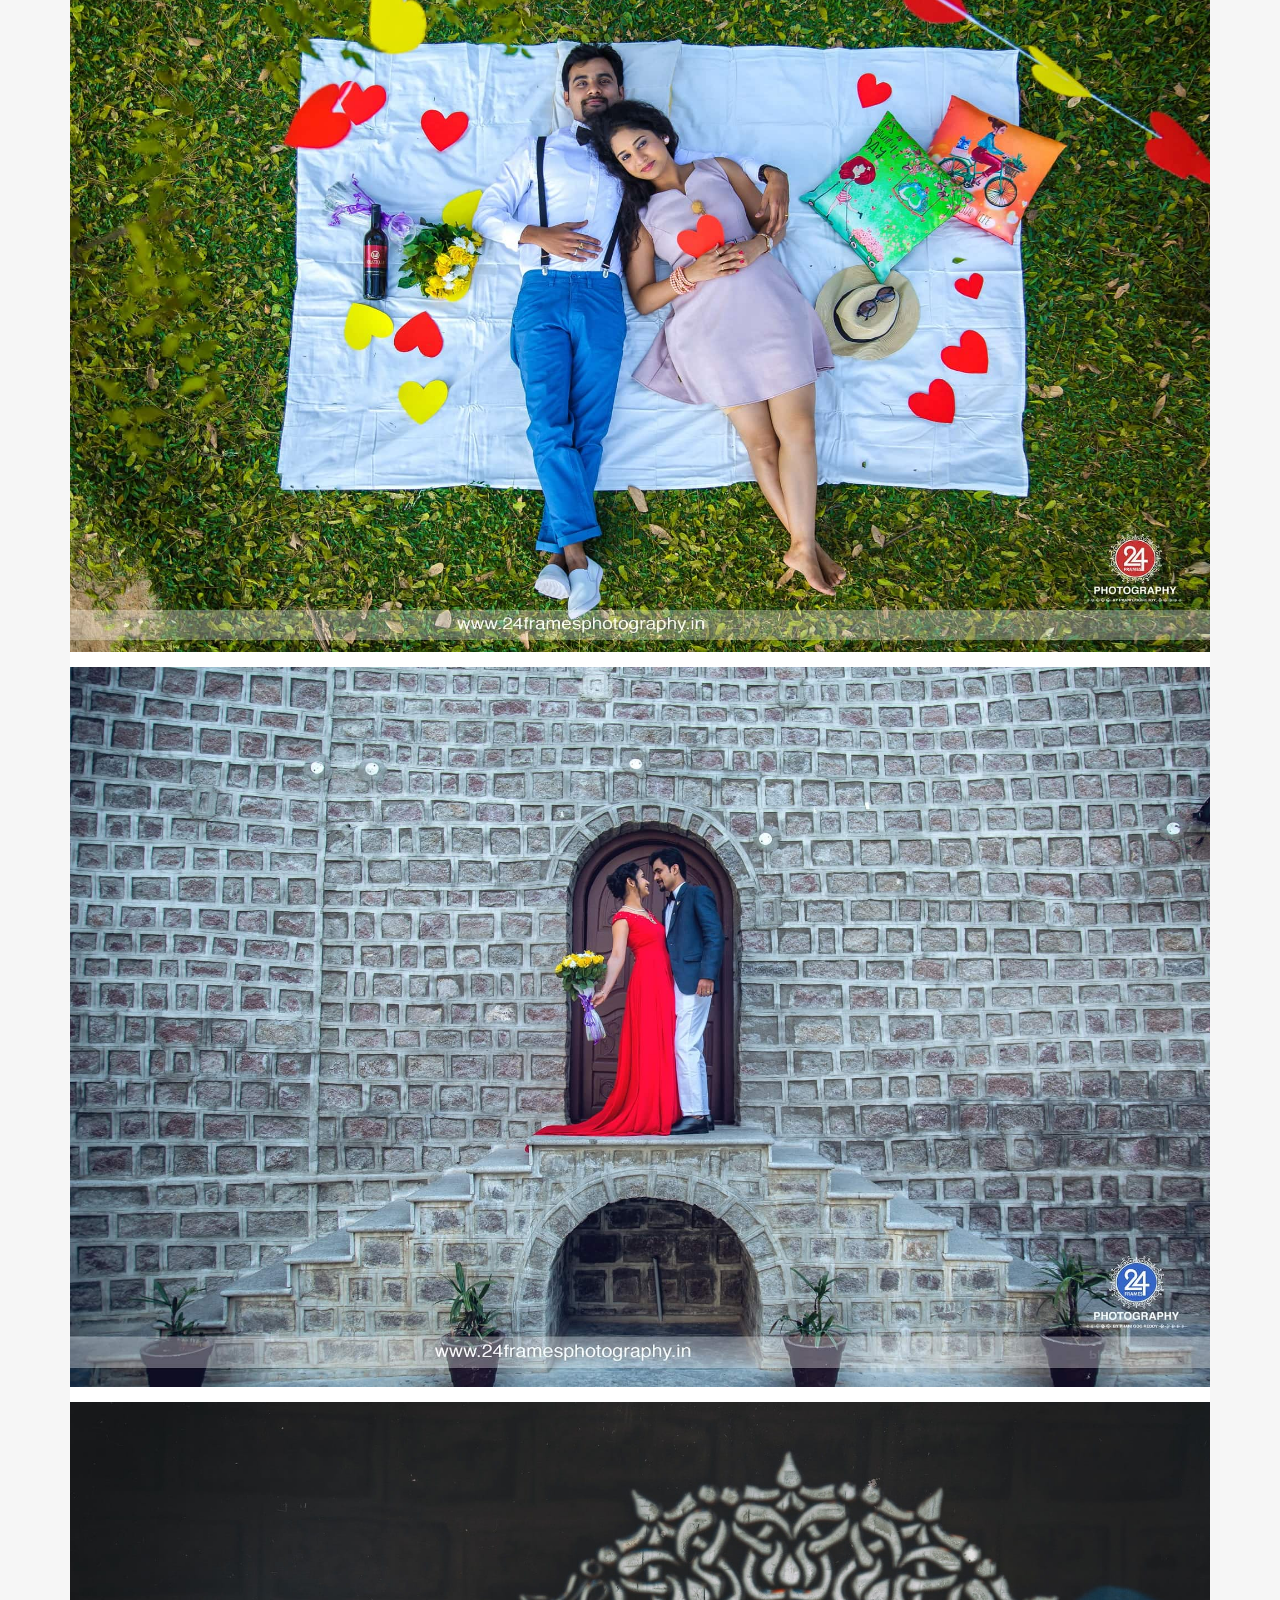
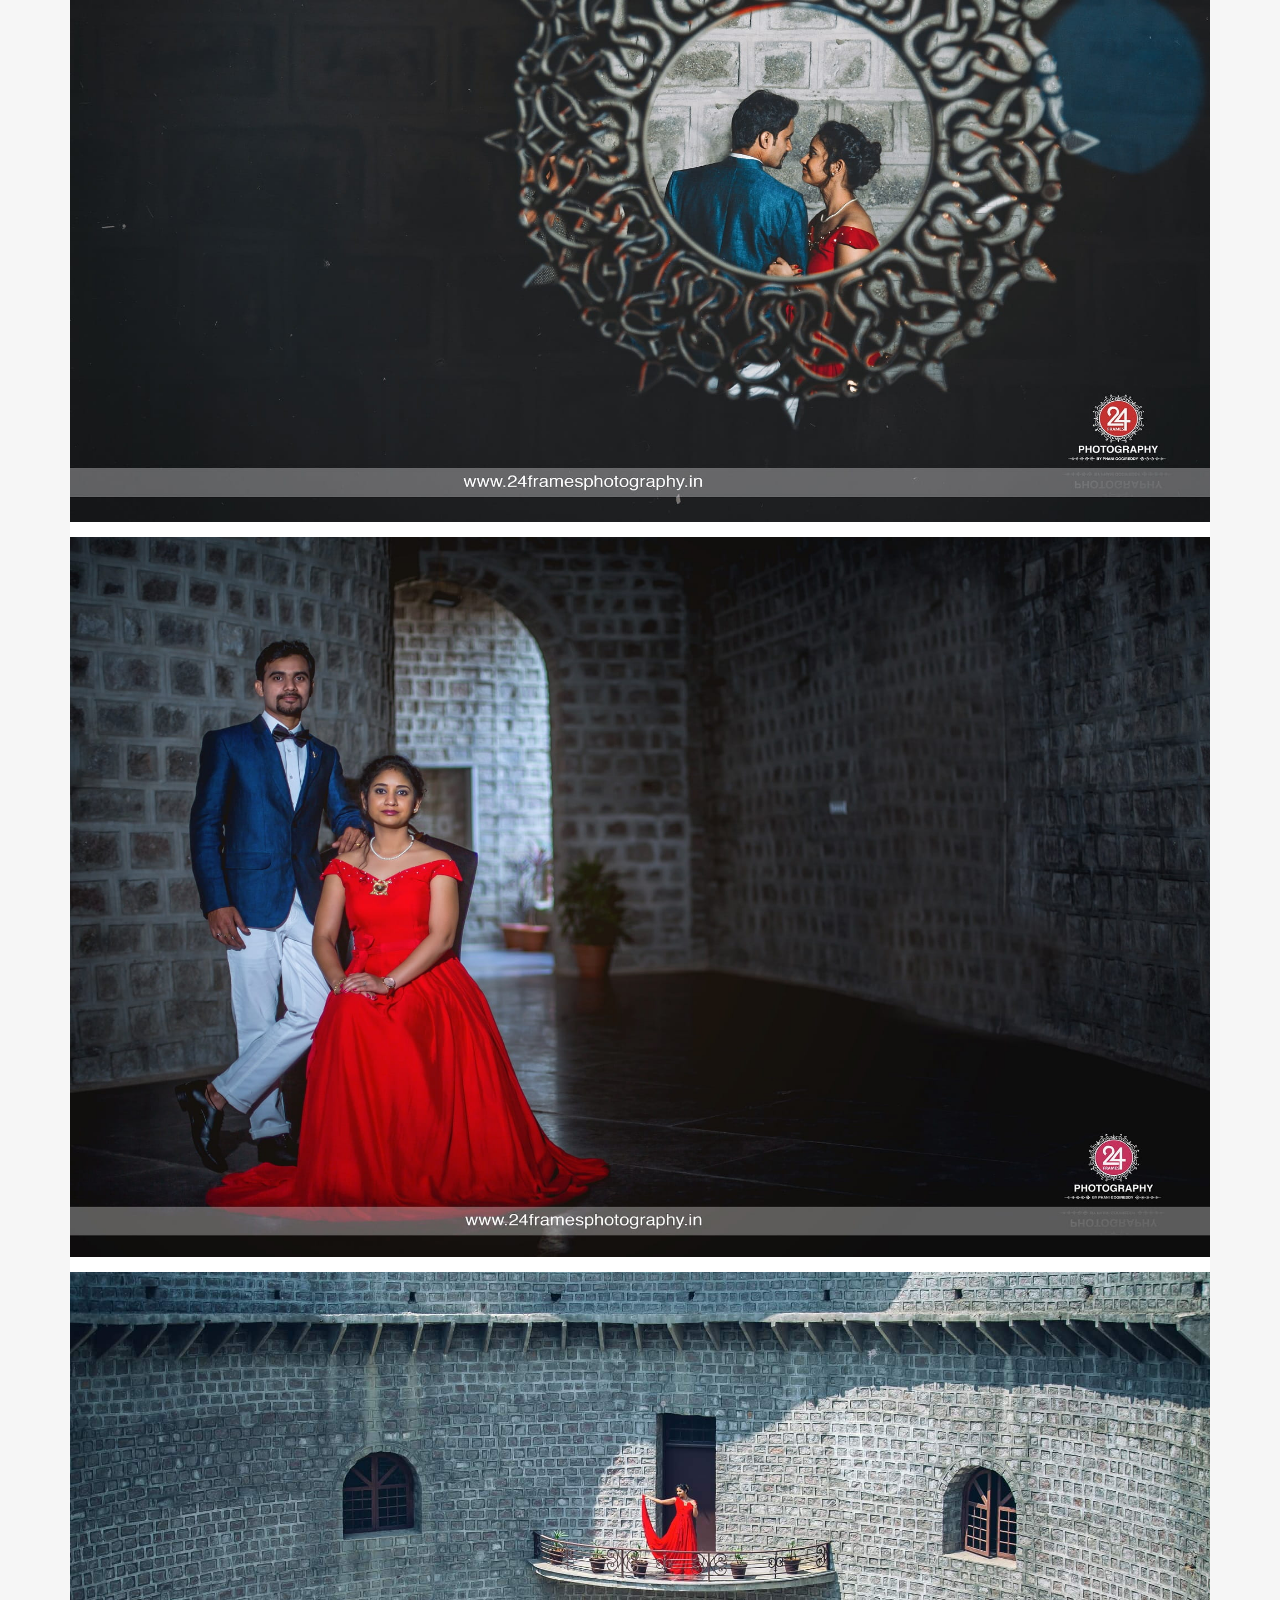
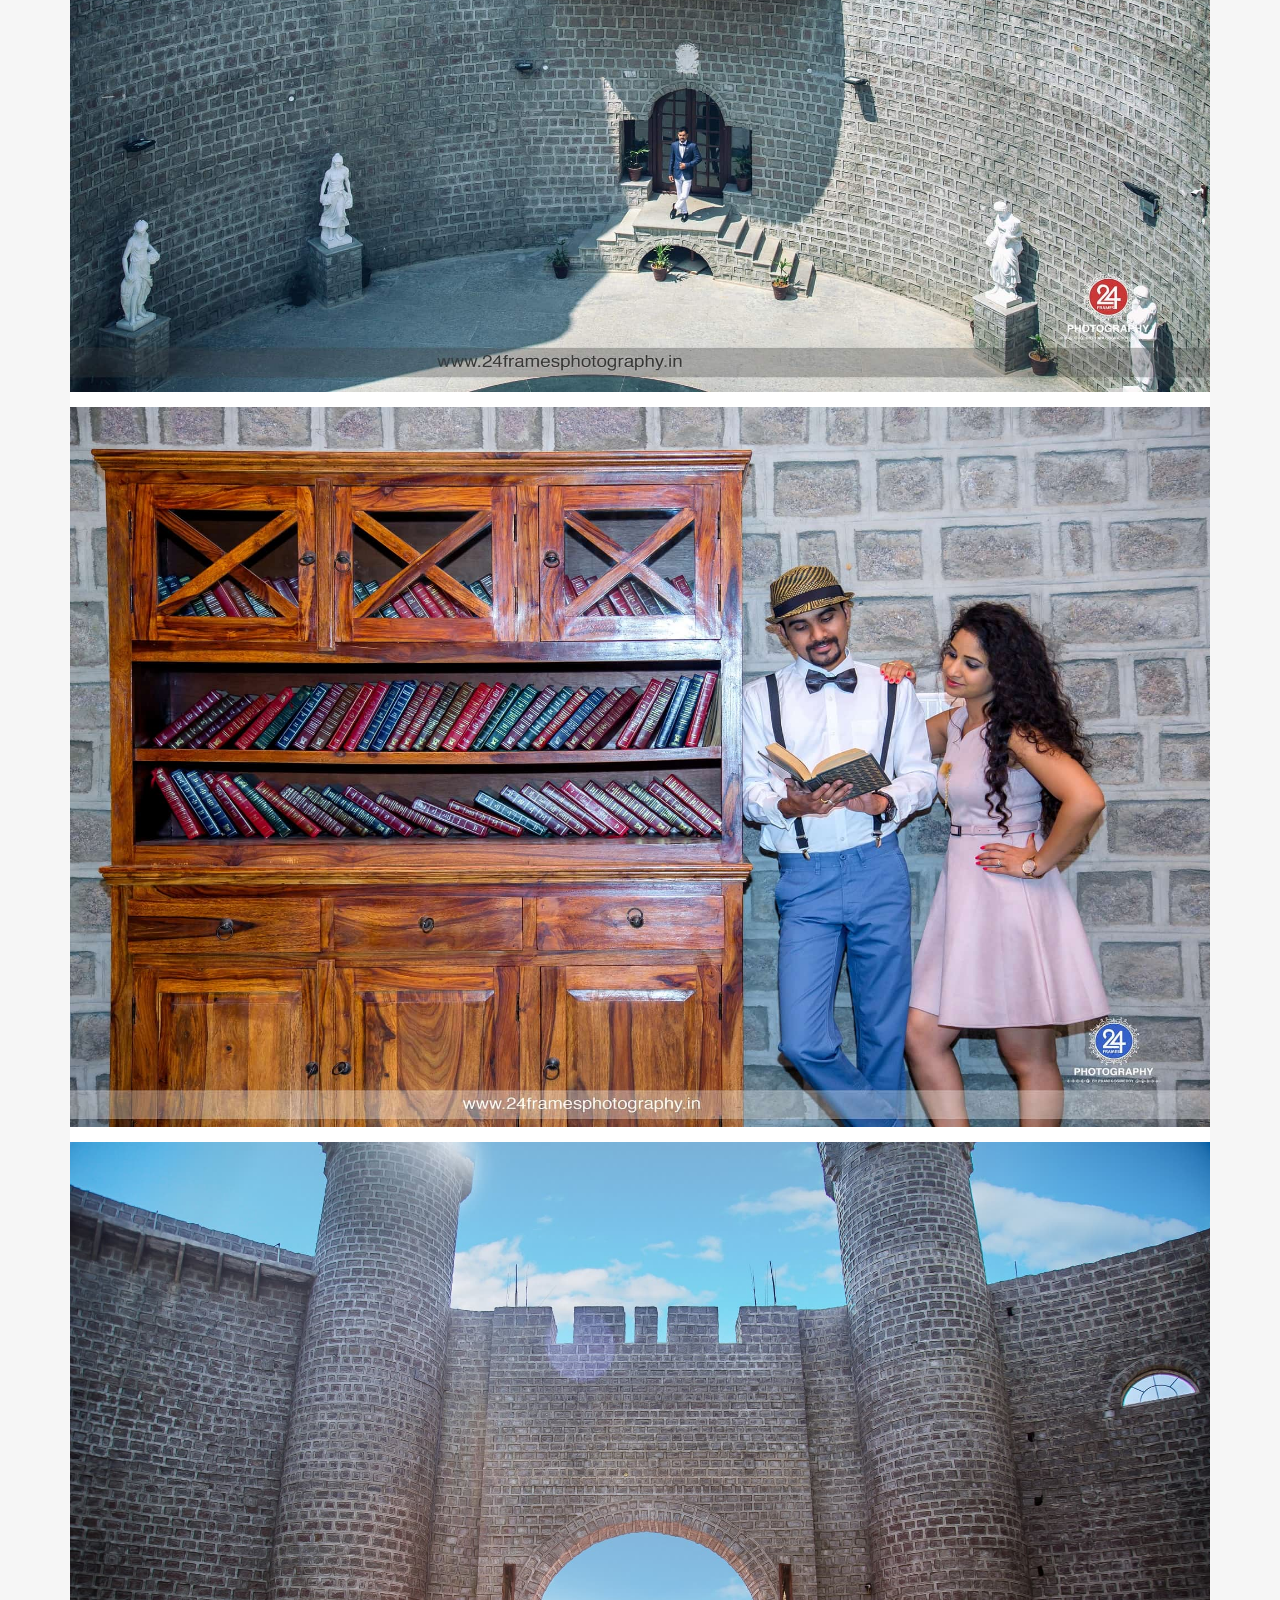
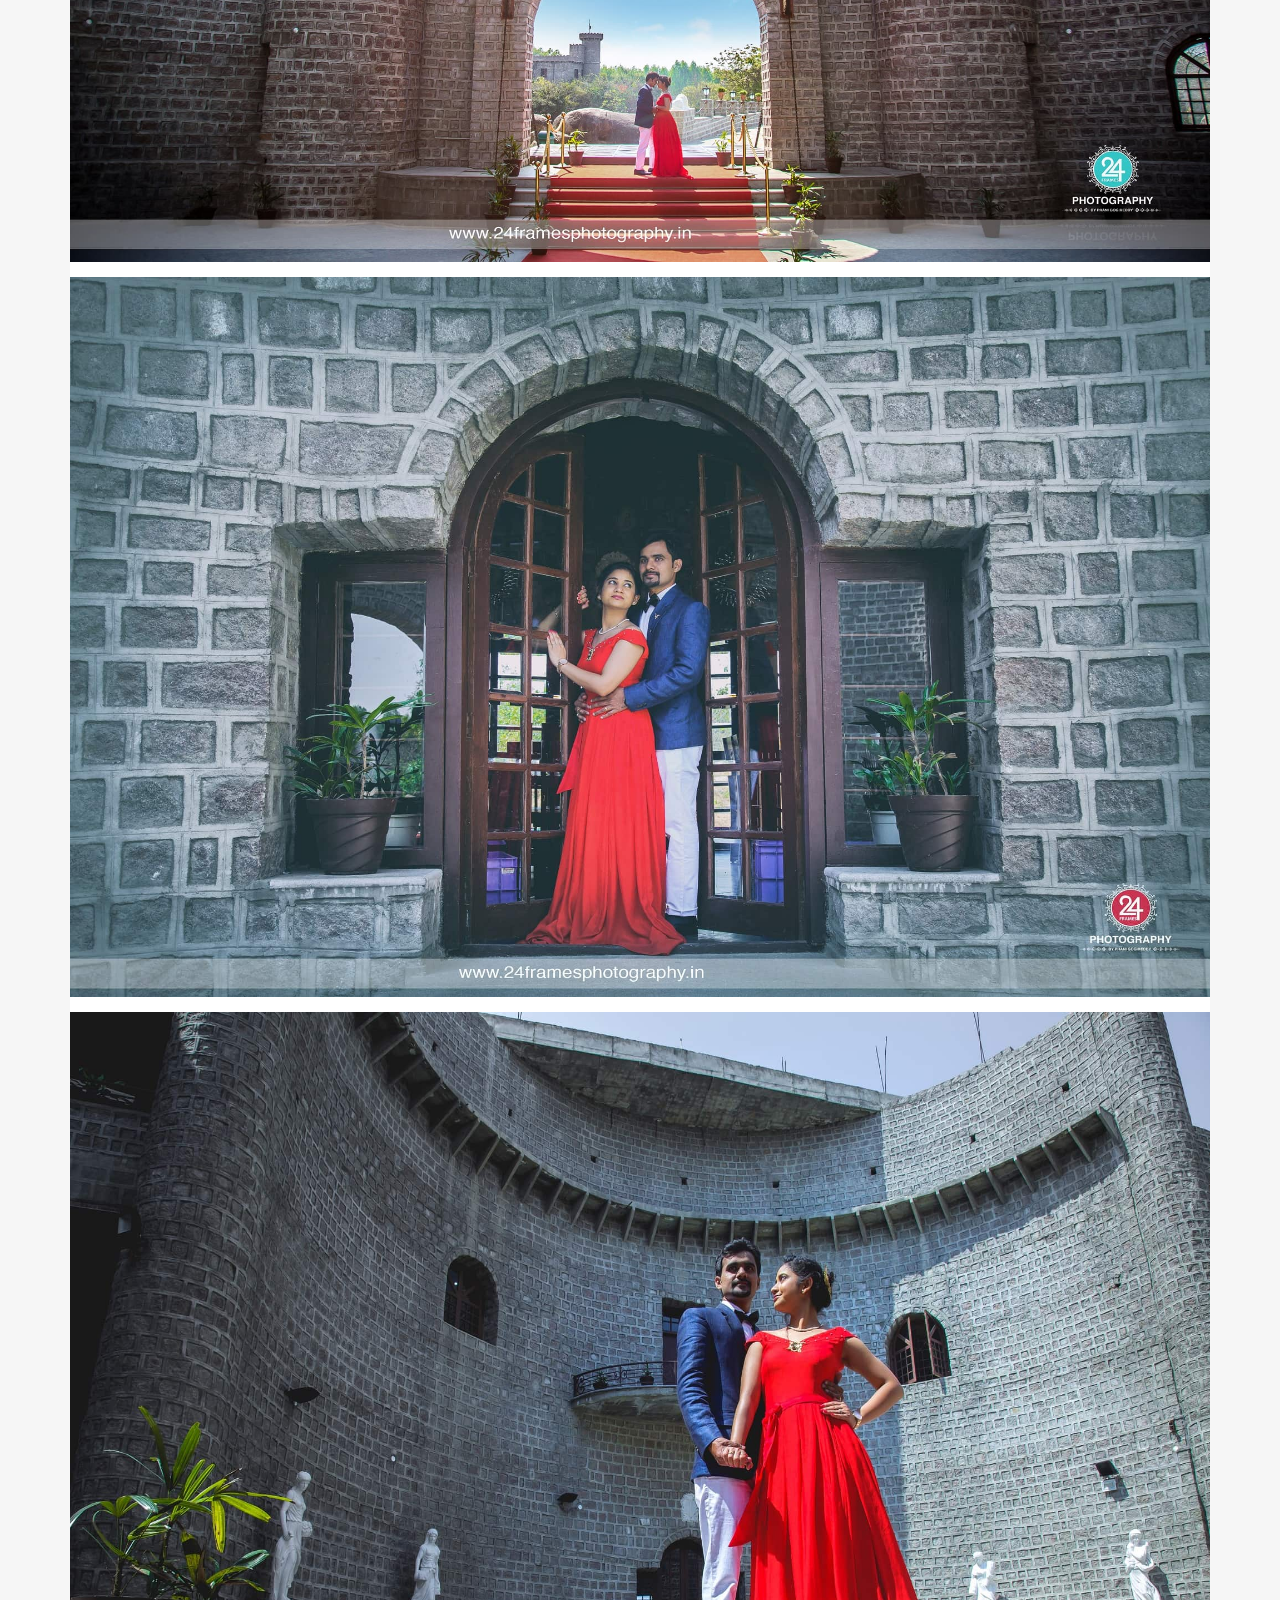
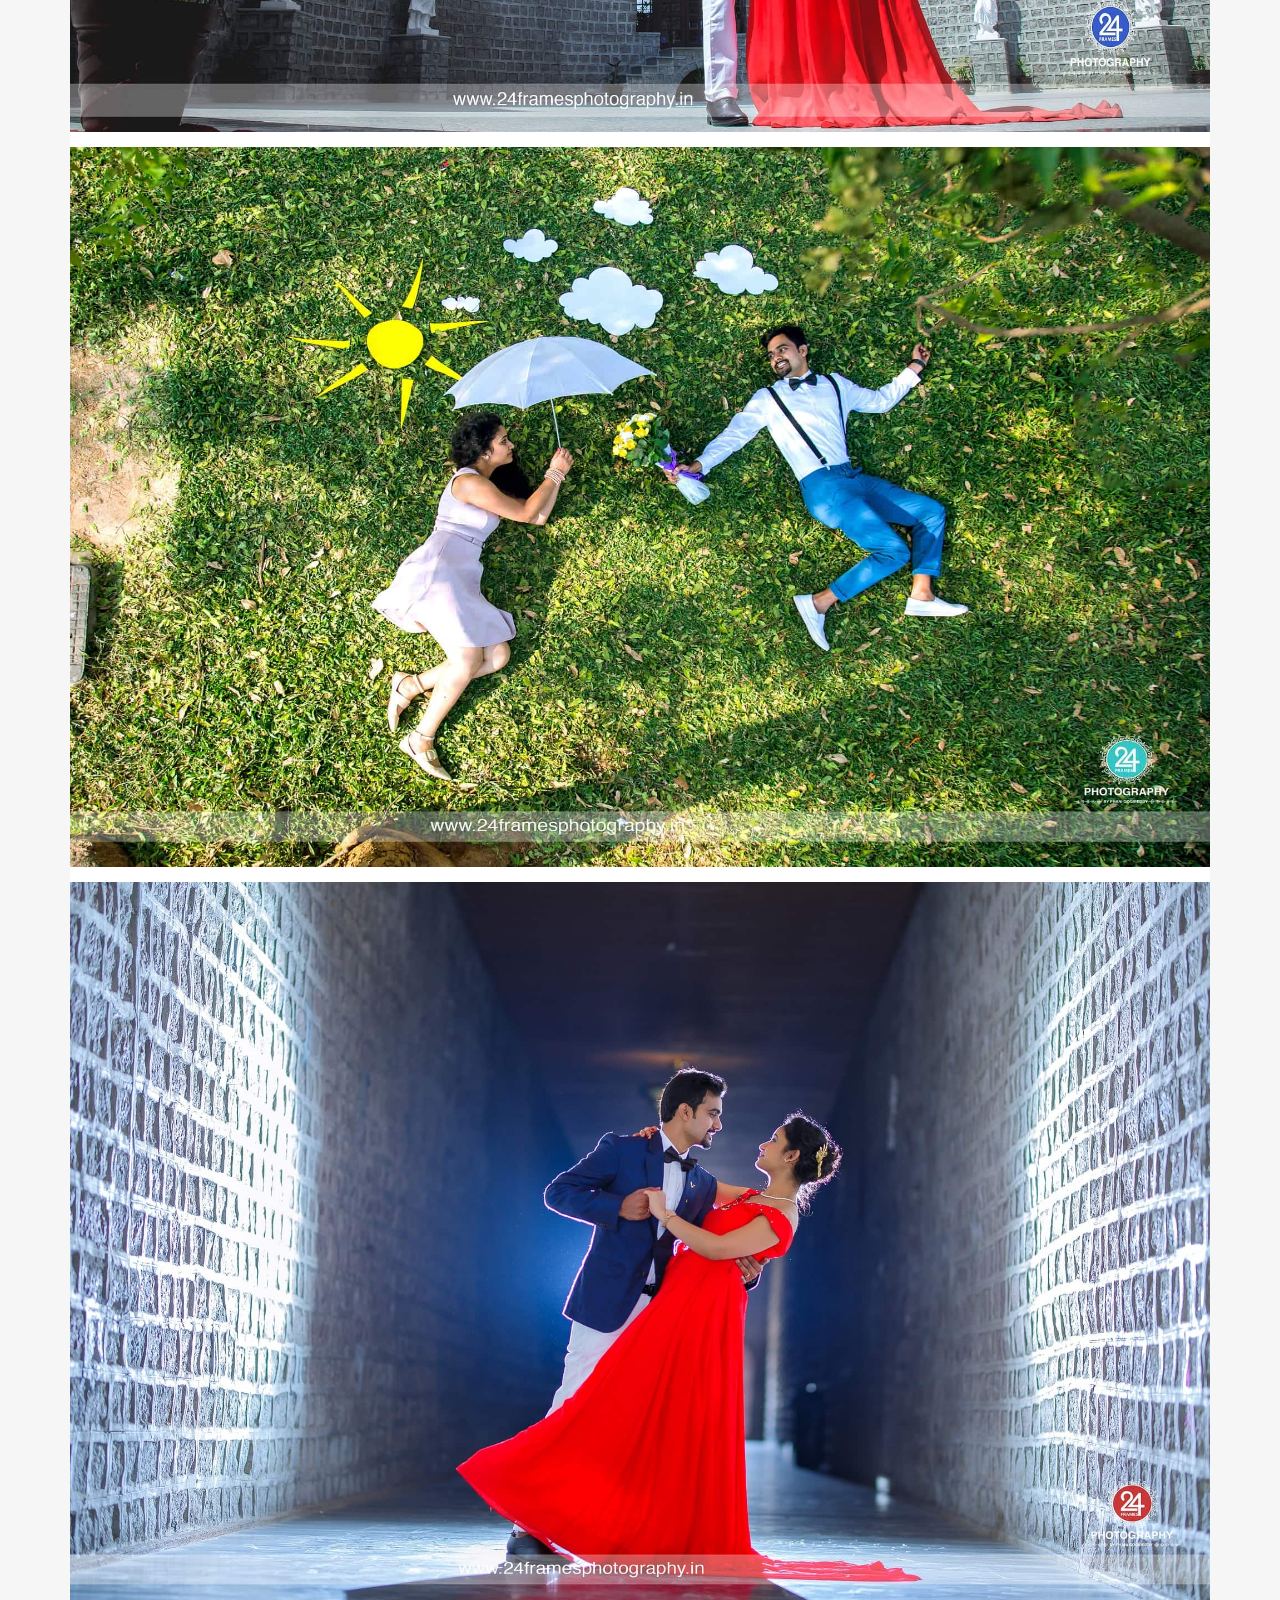
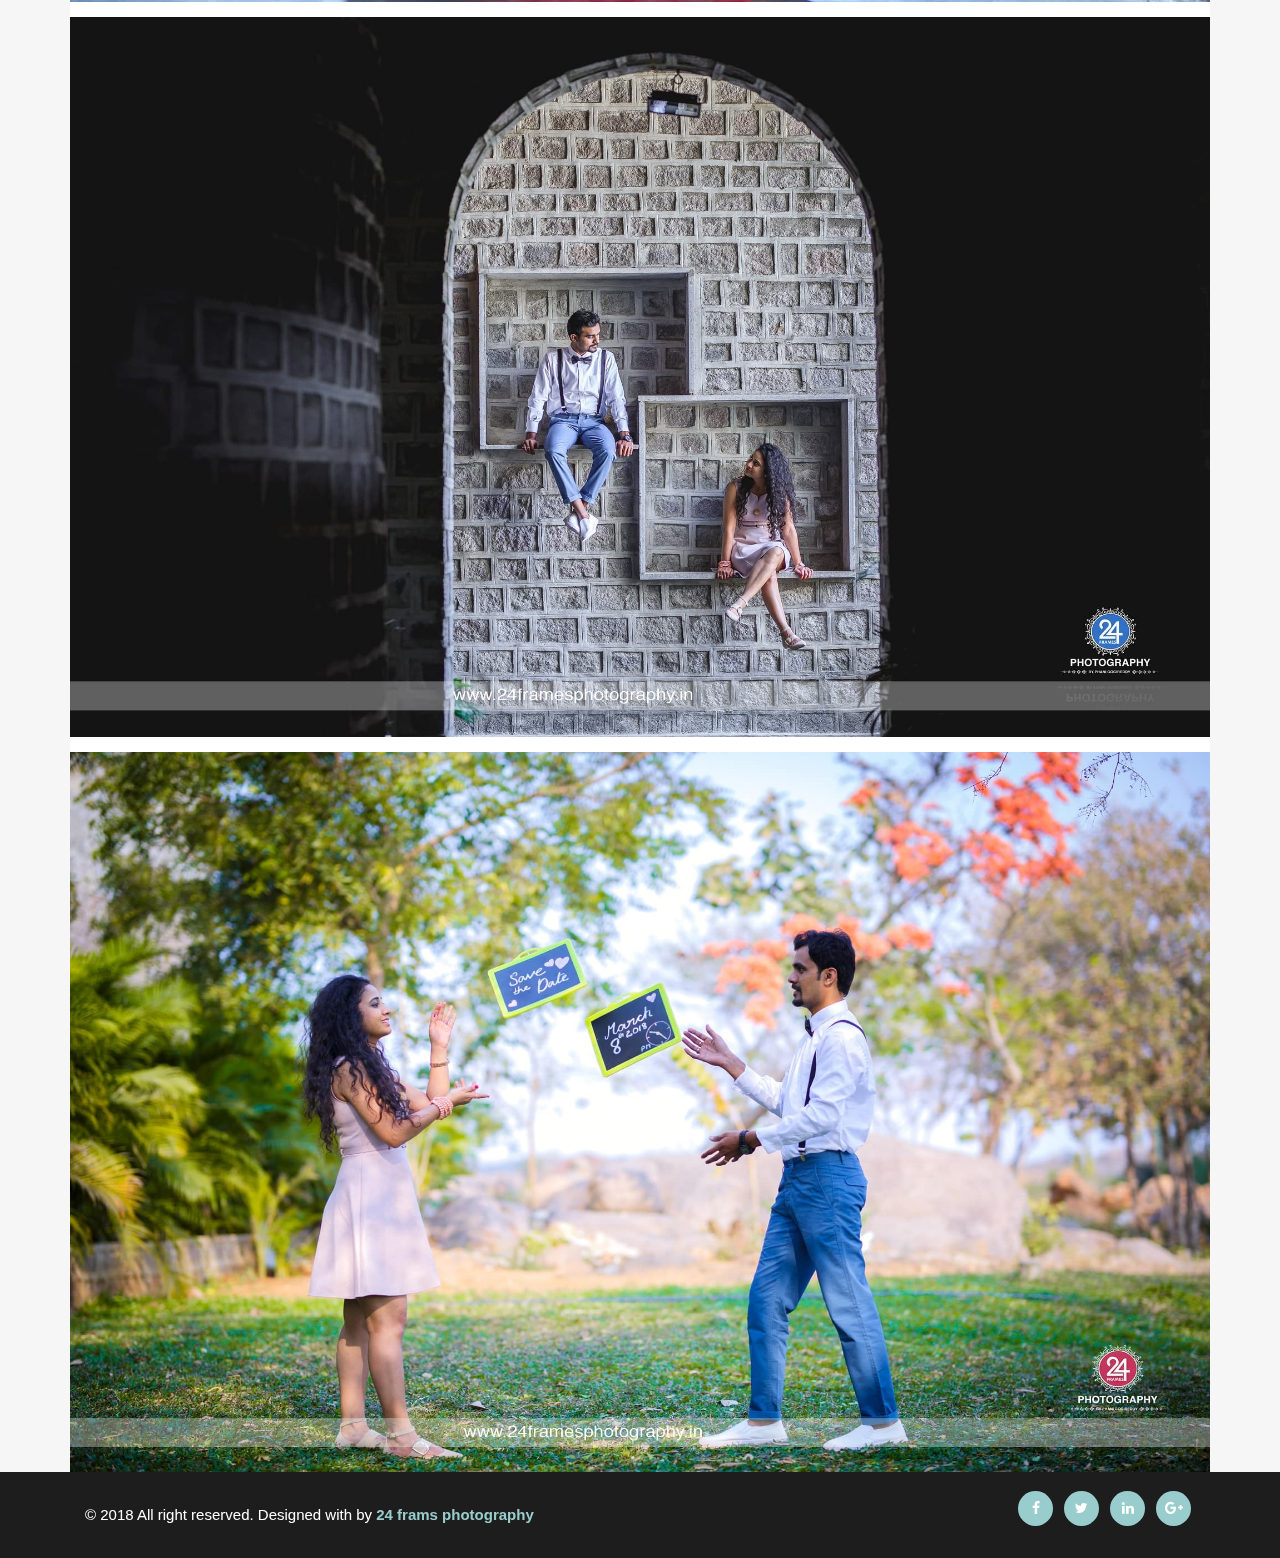
<file: fashion-coupleshoot.html>
<!DOCTYPE html>
<html lang="en">
  <head>
    <meta charset="utf-8">
    <!-- Viewport Meta Tag -->
    <meta name="viewport" content="width=device-width, initial-scale=1">
    <title>
     24 frames photography
    </title>
    <!-- Bootstrap -->
    <link rel="stylesheet" type="text/css" href="css/bootstrap.min.css">
    <!-- Main Style -->
    <link rel="stylesheet" type="text/css" href="css/main.css">
    <!-- Slicknav Css -->
    <link rel="stylesheet" type="text/css" href="css/slicknav.css">

    <!-- Responsive Style -->
    <link rel="stylesheet" type="text/css" href="css/responsive.css">
    <!--Fonts-->
    <link rel="stylesheet" media="screen" href="https://cdnjs.cloudflare.com/ajax/libs/font-awesome/4.7.0/css/font-awesome.css">

    <link rel="stylesheet" media="screen" href="css/simple-line-icons.css">    
     
    <!-- Extras -->
    <link rel="stylesheet" type="text/css" href="css/owl.carousel.css">
    <link rel="stylesheet" type="text/css" href="css/owl.theme.css">
    <link rel="stylesheet" type="text/css" href="css/animate.css">
    <link rel="stylesheet" type="text/css" href="css/normalize.css">
    <link rel="stylesheet" type="text/css" href="css/settings.css">

    <!-- Color CSS Styles  -->
    <link rel="stylesheet" type="text/css" href="css/green.css" /> 
 <link href="css/Custom.css" rel="stylesheet" />	

  </head>
    <body>
     <div>
	 
	   <header id="header-wrap">
        <div class="container">
            <!-- Navbar Starts -->
            <nav class="navbar navbar-toggleable-sm navbar-light">
                <!-- Brand and toggle get grouped for better mobile display -->
   
            <!-- Navbar Starts -->
            <nav class="navbar navbar-toggleable-sm navbar-light">
                <!-- Brand and toggle get grouped for better mobile display -->
                <div class="navbar-header">
                    <button class="navbar-toggler" type="button" data-toggle="collapse" data-target="#main-menu" aria-controls="main-menu" aria-expanded="false" aria-label="Toggle navigation"></button>
                    <a class="navbar-brand  mobile_main_logo" href="index.html">
                       <img src="Images/Log_170x90.png" alt="24 frames photography logo" class="main_logo">
                    </a>
                </div>
                <div class="collapse navbar-collapse" id="main-menu">
                    <ul class="navbar-nav">
               
                        <li class="nav-item dropdown">
                            <a class="nav-link dropdown-toggle" href="#" data-toggle="dropdown" aria-haspopup="true" aria-expanded="false"> Photography <i class="fa fa-angle-down" aria-hidden="true"></i> </a>
                            <div class="dropdown-menu">
                                <a class="dropdown-item" href="about-us.html"> Weddings </a>
                                <a class="dropdown-item" href="about-us2.html"> Couple Shoot </a>
                            </div>
                        </li>

                        <li class="nav-item dropdown">
                            <a class="nav-link dropdown-toggle" href="#" data-toggle="dropdown" aria-haspopup="true" aria-expanded="false"> Filmmaking <i class="fa fa-angle-down" aria-hidden="true"></i> </a>
                            <div class="dropdown-menu">
                                <a class="dropdown-item" href="about-us.html"> Weddings </a>
                                <a class="dropdown-item" href="about-us2.html"> Pre weddings </a>
                            </div>
                        </li>

                        <li class="nav-item active">
                            <a class="nav-link active" href="#"><img src="Images/Log_170x90.png" alt="24 frames photography logo" class="main_logo"></a>
                        </li>
                        <li class="nav-item dropdown">
                            <a class="nav-link dropdown-toggle" href="#" data-toggle="dropdown" aria-haspopup="true" aria-expanded="false">Book us <i class="fa fa-angle-down" aria-hidden="true"></i> </a>
                            <div class="dropdown-menu">
                                <a class="dropdown-item" href="accordions.html"> Weddings </a>
                                <a class="dropdown-item" href="tabs.html"> Couple Shoot </a>
                                <a class="dropdown-item" href="buttons.html"> Pre weddings </a>

                            </div>
                        </li>
                        <li class="nav-item dropdown">
                            <a class="nav-link dropdown-toggle" href="#" data-toggle="dropdown" aria-haspopup="true" aria-expanded="false">About us <i class="fa fa-angle-down" aria-hidden="true"></i> </a>
                            <div class="dropdown-menu">
                                <a class="dropdown-item" href="portfolio-col-2.html"> About 24 Frams </a>
                                <a class="dropdown-item" href="portfolio-col-3.html"> Our Team </a>
                            </div>
                        </li>
         
            
                    </ul>
          
                </div>

                <!-- Mobile Menu Start -->
                <ul class="wpb-mobile-menu">
                    <li>
                        <a class="active" href="index.html">Home</a>
                    </li>
                    <li>
                        <a href="#">Pages</a>
                        <ul>
                            <li><a href="about-us.html">About Us</a></li>
                            <li><a href="about-us2.html">About Us 2</a></li>
                            <li><a href="team-page.html">Team Members</a></li>
                            <li><a href="services.html">Services</a></li>
                            <li><a href="service2.html">Services 2</a></li>
                            <li><a href="contact1.html">Contact Us</a></li>
                            <li><a href="contact1.html">Contact Us 2</a></li>
                            <li><a href="pricing.html">Pricing</a></li>
                            <li><a href="404.html">404</a></li>
                        </ul>
                    </li>
                    <li>
                        <a href="#">Shortcodes</a>
                        <ul>
                            <li><a href="accordions.html">Accordions</a></li>
                            <li><a href="tabs.html">Tabs</a></li>
                            <li><a href="buttons.html">Buttons</a></li>
                            <li><a href="skills.html">Progress Bars</a></li>
                            <li><a href="testimonials.html">Testimonials</a></li>
                            <li><a href="clients.html">Clients</a></li>
                            <li><a href="icon.html">Icon Boxes</a></li>
                            <li><a href="team.html">Team</a></li>
                            <li><a href="carousel.html">Carousel</a></li>
                            <li><a href="maps.html">Google Maps</a></li>
                            <li><a href="pricing.html">Pricing tables</a></li>
                            <li><a href="notification.html">Notification</a></li>
                        </ul>
                    </li>
                    <li>
                        <a href="#">Portfolio</a>
                        <ul>
                            <li><a href="portfolio-col-2.html">Portfolio 2 Columns</a></li>
                            <li><a href="portfolio-col-3.html">Portfolio 3 Columns</a></li>
                            <li><a href="portfolio-col-4.html">Portfolio 4 Columns</a></li>
                            <li><a href="portfolio-item.html">Portfolio Single</a></li>
                        </ul>
                    </li>
                    <li>
                        <a href="#">Blog</a>
                        <ul>
                            <li><a href="sidebar-right.html">Sidebar Right</a></li>
                            <li><a href="sidebar-left.html">Sidebar Left</a></li>
                            <li><a href="sidebar-full.html">Full Width</a></li>
                            <li><a href="blog-single.html">Single Post</a></li>
                            <li><a href="blog-grids.html">Blog Grids</a></li>
                        </ul>
                    </li>
                    <li>
                        <a href="#">Contact Us</a>
                        <ul>
                            <li><a href="contact1.html">Contact us 1</a></li>
                            <li><a href="contact2.html">Contact us 2</a></li>
                        </ul>
                    </li>
                </ul>
                <!-- Mobile Menu End -->

            </nav>
        </div>
    </header>
	    <!-- Page Header -->
	<div class="container-fluid sub-page-body">
	<br>
		<div class="container sub-page-container-body">
		  <div class="row sub-page-container-images1">
			
				<img src="Images/Couple-Shoot/Nithesh+Shruthi/Nithesh+Sruthi1.jpg">
		
		  </div>
		  
		   <div class="row sub-page-container-images">
		   <div class="col-md-12 sub-page-headings">
				<h2> A priceless Memory  </h2>
				<h5> { Antony Prince & Pooja Kavalakkat } </h5>
				<h6>Photographed by - 24 frams </p>
				<div>
				<p>Prince Jewellery – a renowned name in the Industry, is known for its finesse taste. 
				Their quality of celebrating life extended into their family wedding gala too, which was nothing short of a spectacle. 
				It’s been 5 years since we shot his brother Joseph’s wedding, and back again now, when we shot Prince’s, 
				we couldn’t help but feel nostalgic about all the good memories we share. The same venue, Santhome church, 
				and the same positive vibe filling the air, the Christian wedding was filled with family and tradition. 
				The groom Antony had seen the bride Pooja only twice or thrice before the wedding. So after the gradual wait of time,
				when they finally got to hold hands for a long time, it felt like a full moon, the feeling of completeness.</p>
				</div>
			</div>
		
		  </div>
		  
		  
		  
		  
		  <div class="row sub-page-container-images">
			
				<img src="Images/Couple-Shoot/Nithesh+Shruthi/Nithesh+Sruthi4.jpg">
		
		  </div>
		  <div class="row sub-page-container-images">
			
			<img src="Images/Couple-Shoot/Nithesh+Shruthi/Nithesh+Sruthi17.jpg">
		
		  </div>
		  <div class="row sub-page-container-images">
			
			<img src="Images/Couple-Shoot/Nithesh+Shruthi/Nithesh+Sruthi11.jpg">
		
		  </div>
		  <div class="row sub-page-container-images">
			
				<img src="Images/Couple-Shoot/Nithesh+Shruthi/Nithesh+Sruthi3.jpg">
		
		  </div>
		  <div class="row sub-page-container-images">
			
				<img src="Images/Couple-Shoot/Nithesh+Shruthi/Nithesh+Sruthi21.jpg">
		
		  </div>
		   <div class="row sub-page-container-images">
			
				<img src="Images/Couple-Shoot/Nithesh+Shruthi/Nithesh+Sruthi8.jpg">
		
		  </div>
		   <div class="row sub-page-container-images">
			
				<img src="Images/Couple-Shoot/Nithesh+Shruthi/Nithesh+Sruthi14.jpg">
		
		  </div>
		   <div class="row sub-page-container-images">
			
				<img src="Images/Couple-Shoot/Nithesh+Shruthi/Nithesh+Sruthi19.jpg">
		
		  </div>
		   <div class="row sub-page-container-images">
			
				<img src="Images/Couple-Shoot/Nithesh+Shruthi/Nithesh+Sruthi2.jpg">
		
		  </div>
		    <div class="row sub-page-container-images">
			
				<img src="Images/Couple-Shoot/Nithesh+Shruthi/Nithesh+Sruthi9.jpg">
		
		  </div>
		    <div class="row sub-page-container-images">
			
				<img src="Images/Couple-Shoot/Nithesh+Shruthi/Nithesh+Sruthi7.jpg">
		
		  </div>
		    <div class="row sub-page-container-images">
			
				<img src="Images/Couple-Shoot/Nithesh+Shruthi/Nithesh+Sruthi10.jpg">
		
		  </div>
		    <div class="row sub-page-container-images">
			
			<img src="Images/Couple-Shoot/Nithesh+Shruthi/Nithesh+Sruthi16.jpg">
		
		  </div>
		    <div class="row sub-page-container-images">
			
			<img src="Images/Couple-Shoot/Nithesh+Shruthi/Nithesh+Sruthi6.jpg">
		
		  </div>
		    <div class="row sub-page-container-images">
			
			<img src="Images/Couple-Shoot/Nithesh+Shruthi/Nithesh+Sruthi13.jpg">
		
		  </div>
		    <div class="row sub-page-container-images">
			
				<img src="Images/Couple-Shoot/Nithesh+Shruthi/Nithesh+Sruthi12.jpg">
		
		  </div>
		   <div class="row sub-page-container-images">
			
				<img src="Images/Couple-Shoot/Nithesh+Shruthi/Nithesh+Sruthi18.jpg">
		
		  </div>
		   <div class="row sub-page-container-images">
			
			<img src="Images/Couple-Shoot/Nithesh+Shruthi/Nithesh+Sruthi5.jpg">
		
		  </div>
		   <div class="row sub-page-container-images">
			
			<img src="Images/Couple-Shoot/Nithesh+Shruthi/Nithesh+Sruthi15.jpg">
		
		  </div>
		   <div class="row sub-page-container-images">
			
			<img src="Images/Couple-Shoot/Nithesh+Shruthi/Nithesh+Sruthi20.jpg">
		
		  </div>
		    
		  
		</div>
	
	
	</div>
	
	    <!-- Footer Section -->
    <footer>
      <!-- Copyright -->
      <div id="copyright">
        <div class="container">
          <div class="row">
            <div class="col-md-6 col-sm-6">
              <p class="copyright-text">
                ©  2018 All right reserved. Designed with by <a href="#">24 frams photography </a>
              </p>
            </div>
            <div class="col-md-6  col-sm-6 social_media_icons">
         <div class="social-footer">
              <a href="#"><i class="fa fa-facebook icon-round"></i></a>
              <a href="#"><i class="fa fa-twitter icon-round"></i></a>
              <a href="#"><i class="fa fa-linkedin icon-round"></i></a>
              <a href="#"><i class="fa fa-google-plus icon-round"></i></a>
            </div>        
            </div>
          </div>
        </div>
      </div>
      <!-- Copyright  End-->
    </footer>
    <!-- Footer Section End-->
	
	
	
	
	
	<a href="#" class="back-to-top">
      <i class="fa fa-angle-up">
      </i>
    </a> 
	  <!-- JavaScript & jQuery Plugins -->
    <script src="js/jquery-min.js"></script>
    <!-- Tether Js -->
    <script src="js/tether.min.js"></script>
    <!-- Bootstrap JS -->    
    <script src="js/bootstrap.min.js"></script>

    <!--Text Rotator-->
    <script src="js/jquery.mixitup.js"></script>
    <!--WOW Scroll Spy-->
    <script src="js/wow.js"></script>
    <!-- OWL Carousel -->
    <script src="js/owl.carousel.js"></script> 
    <!-- WayPoint -->
	 <script src="js/jquery.slicknav.js"></script> 
    <!-- Appear -->
    <script src="js/jquery.appear.js"></script>
    <!-- Vide js -->
    <script src="js/jquery.vide.js"></script>
     <!-- All JS plugin Triggers -->
	  <script src="js/Custom_js.js"></script> 
    <script src="js/main.js"></script> 

</div>
		
  </body>
</html>
</file>
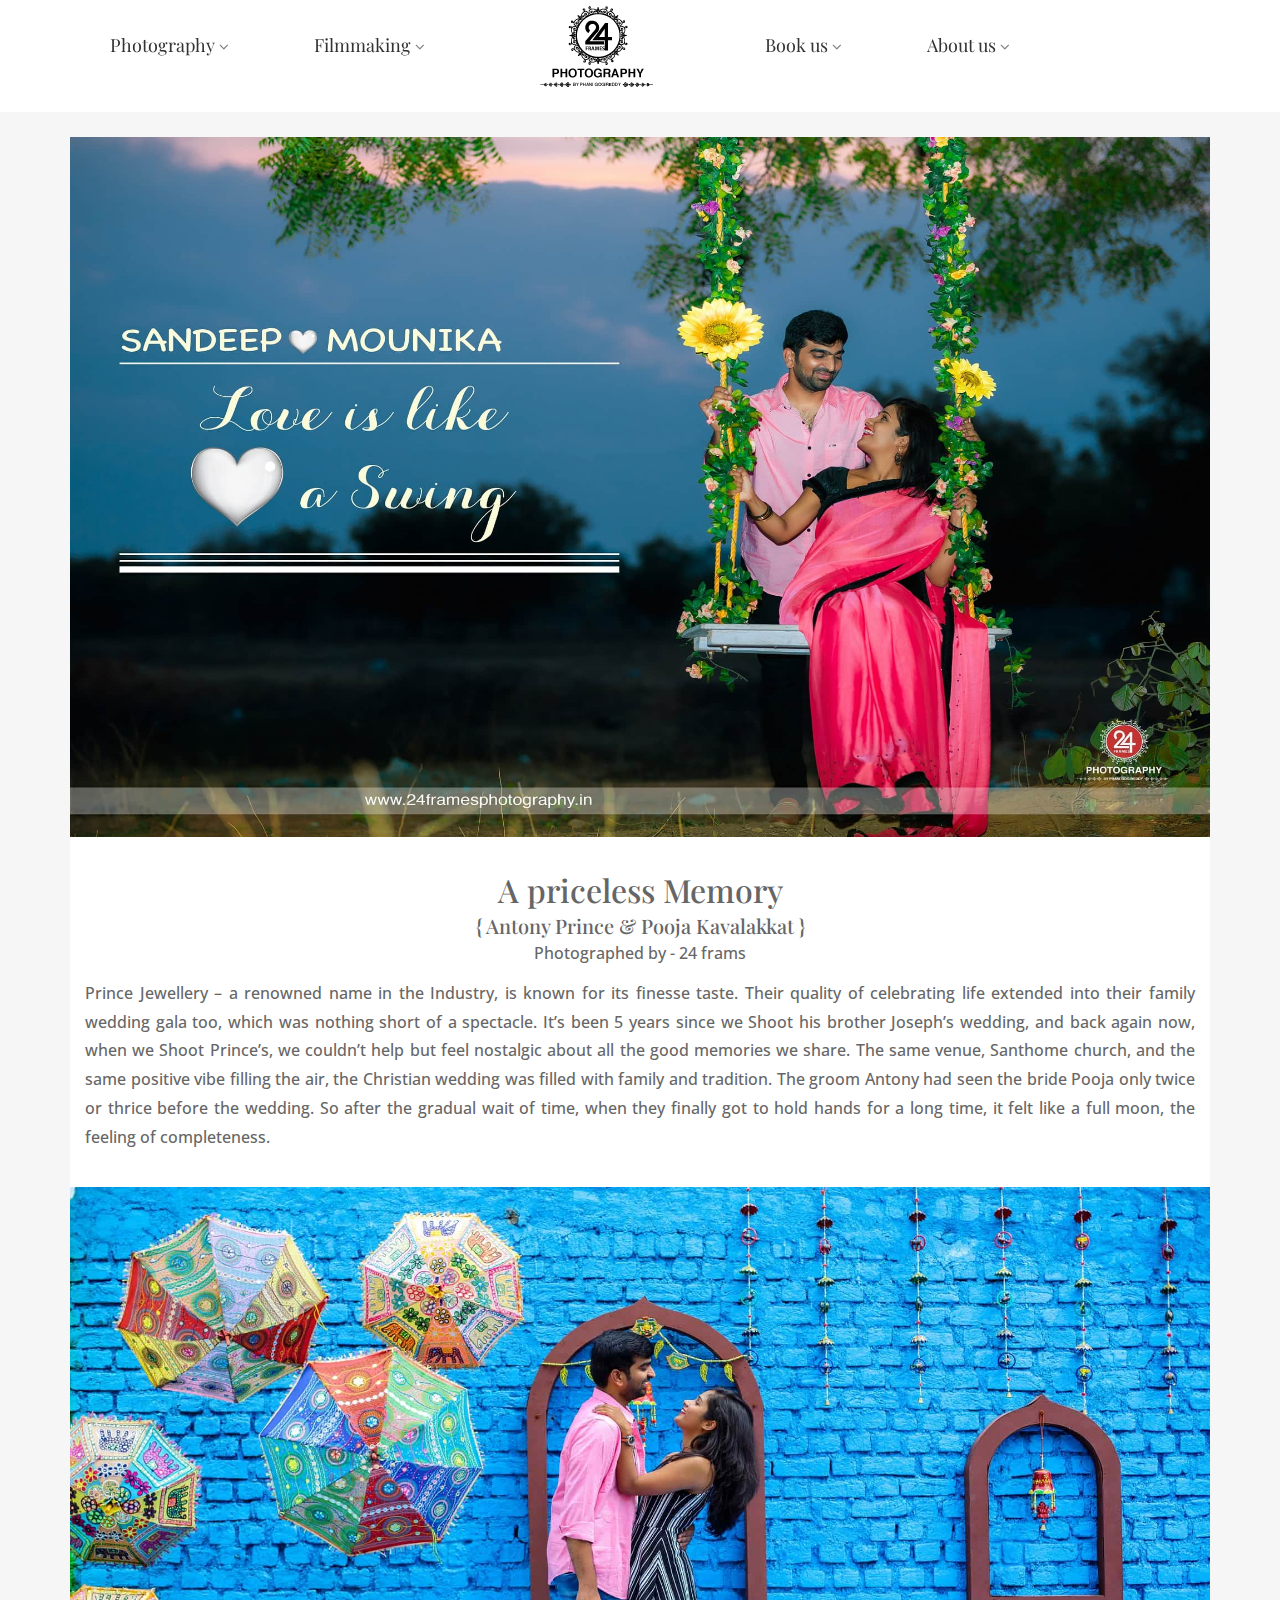
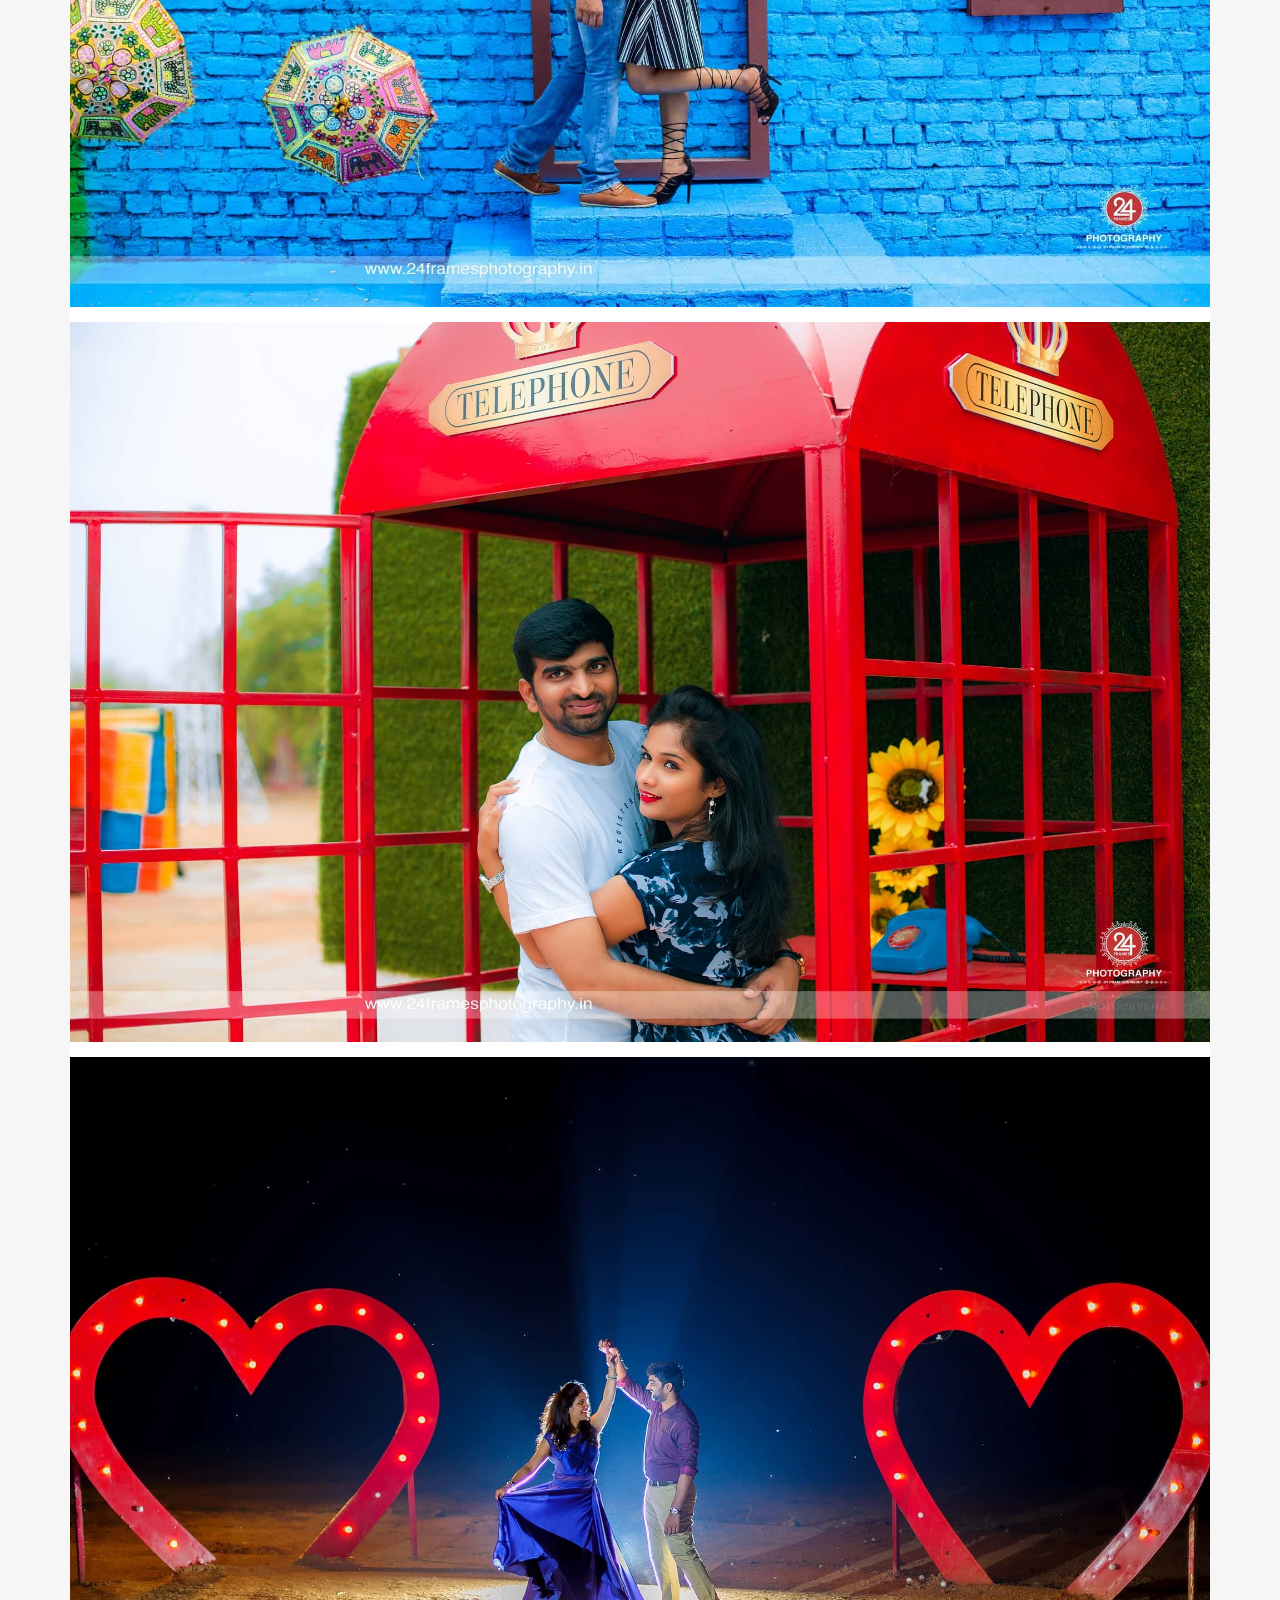
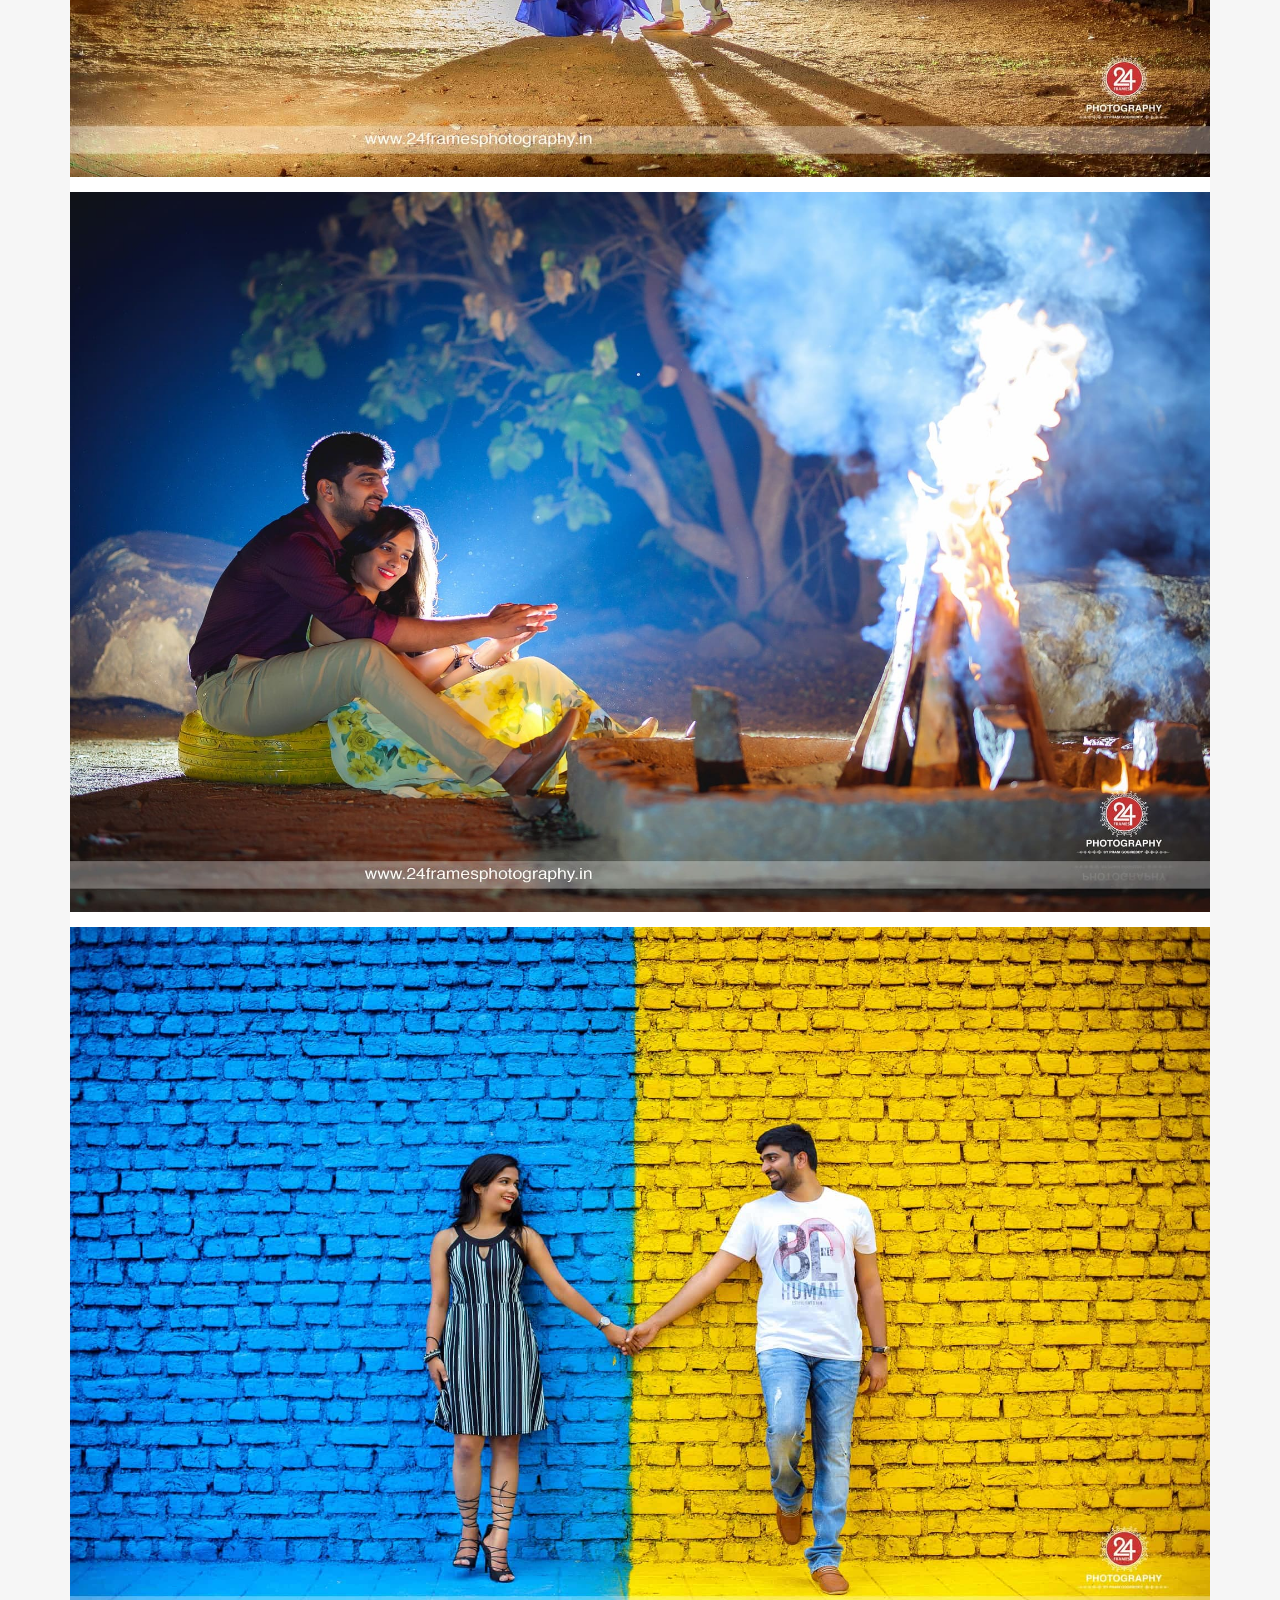
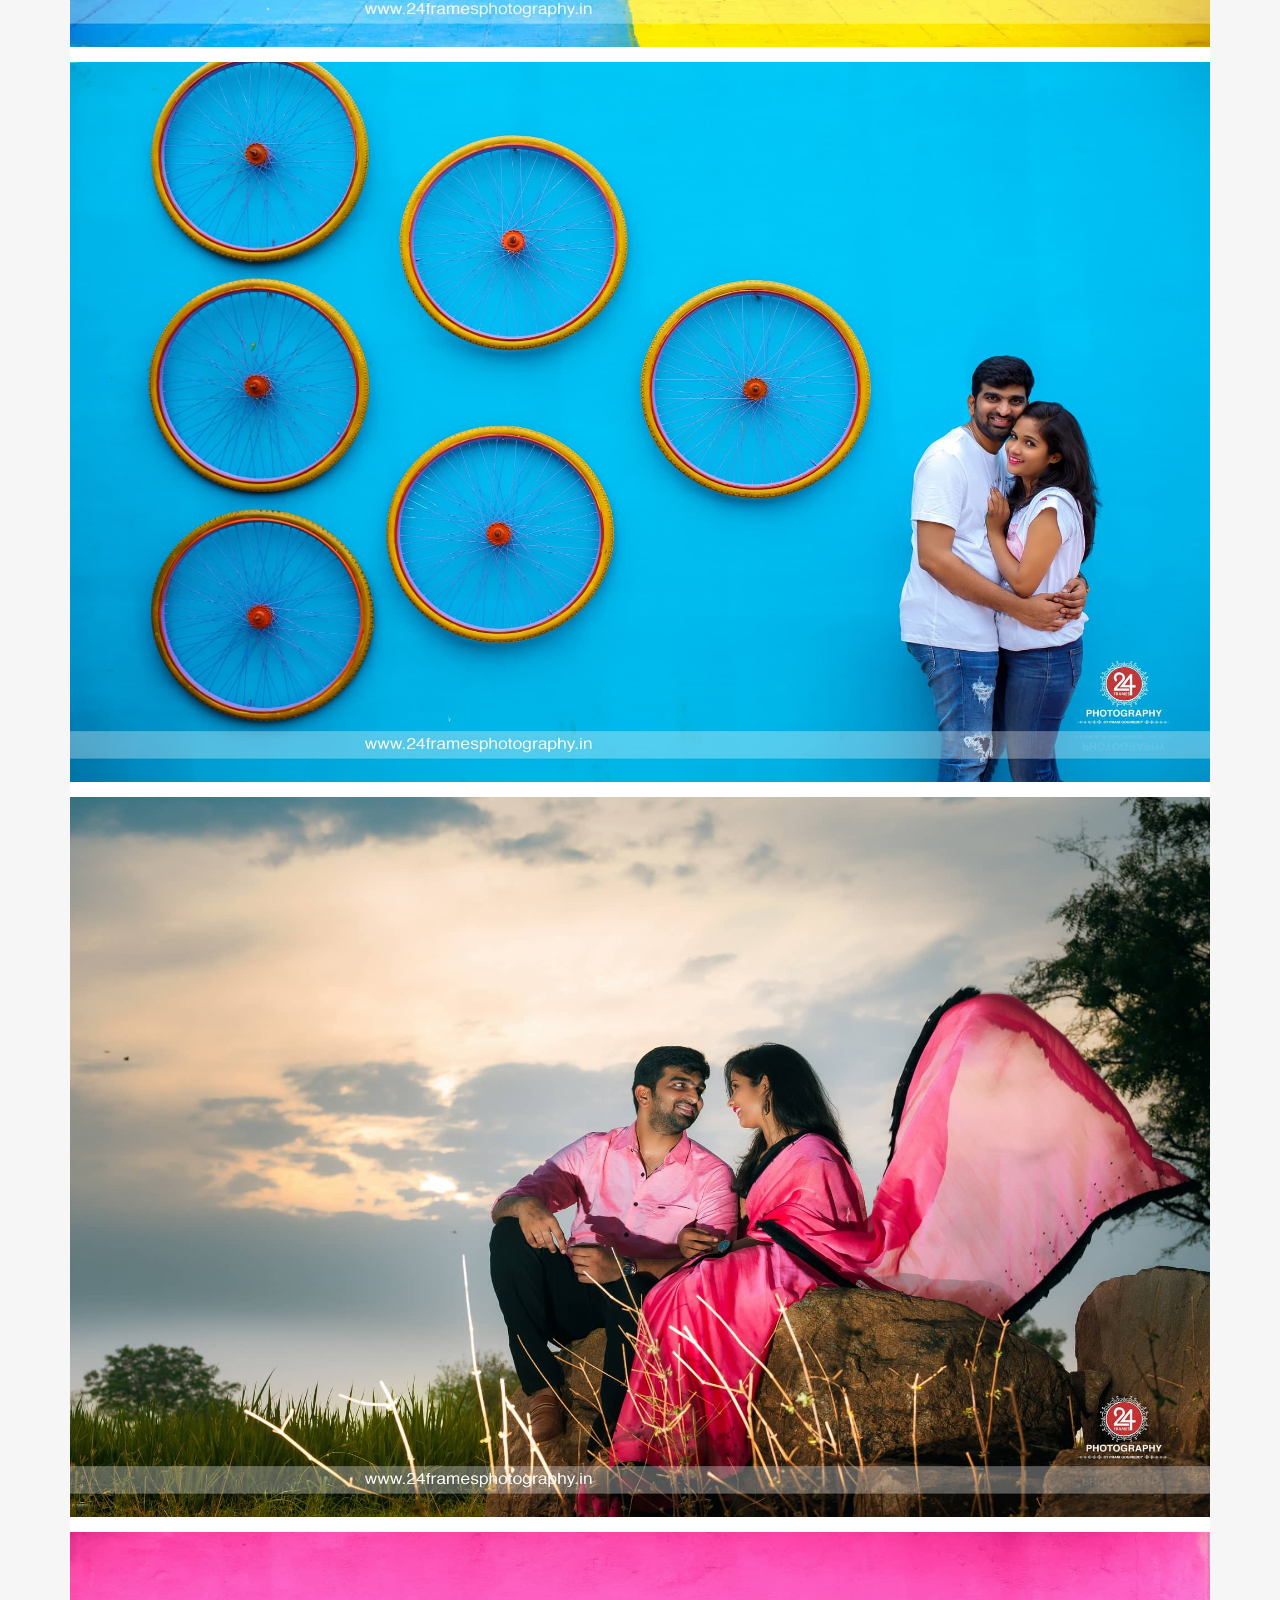
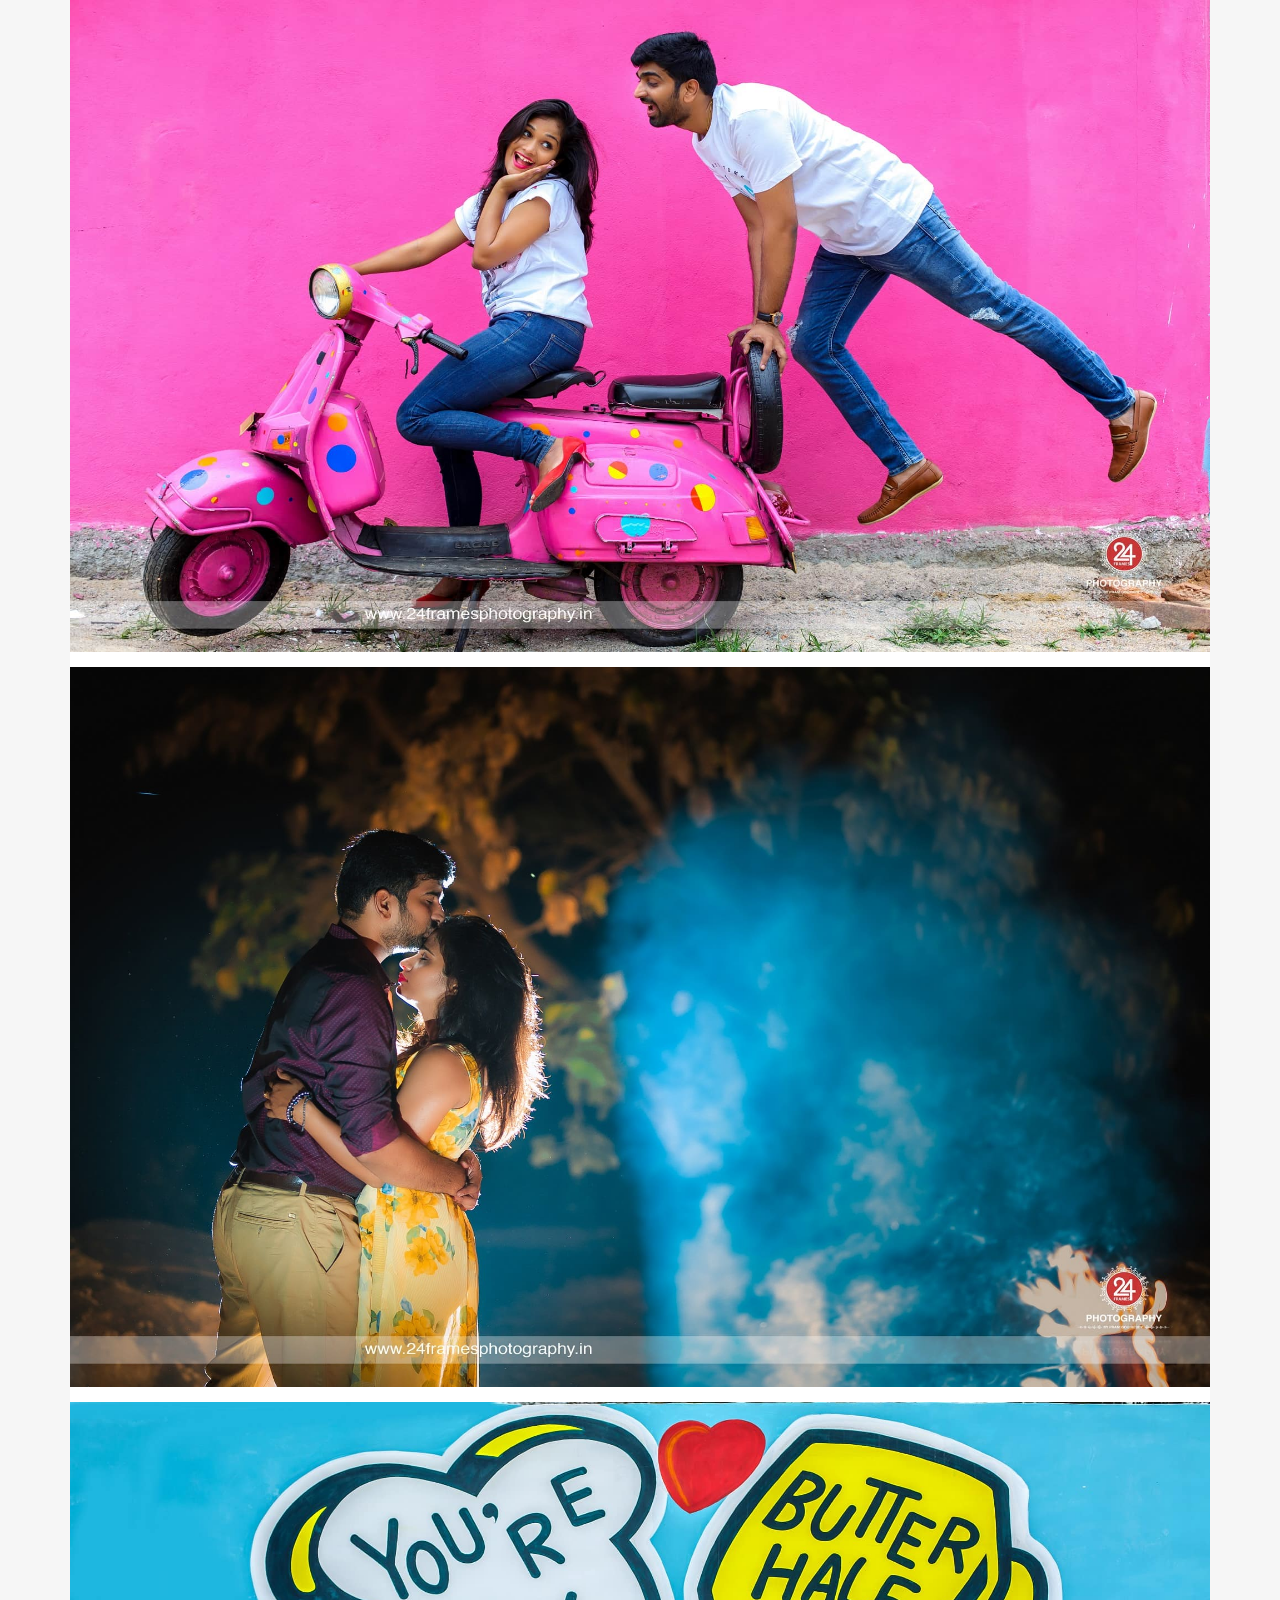
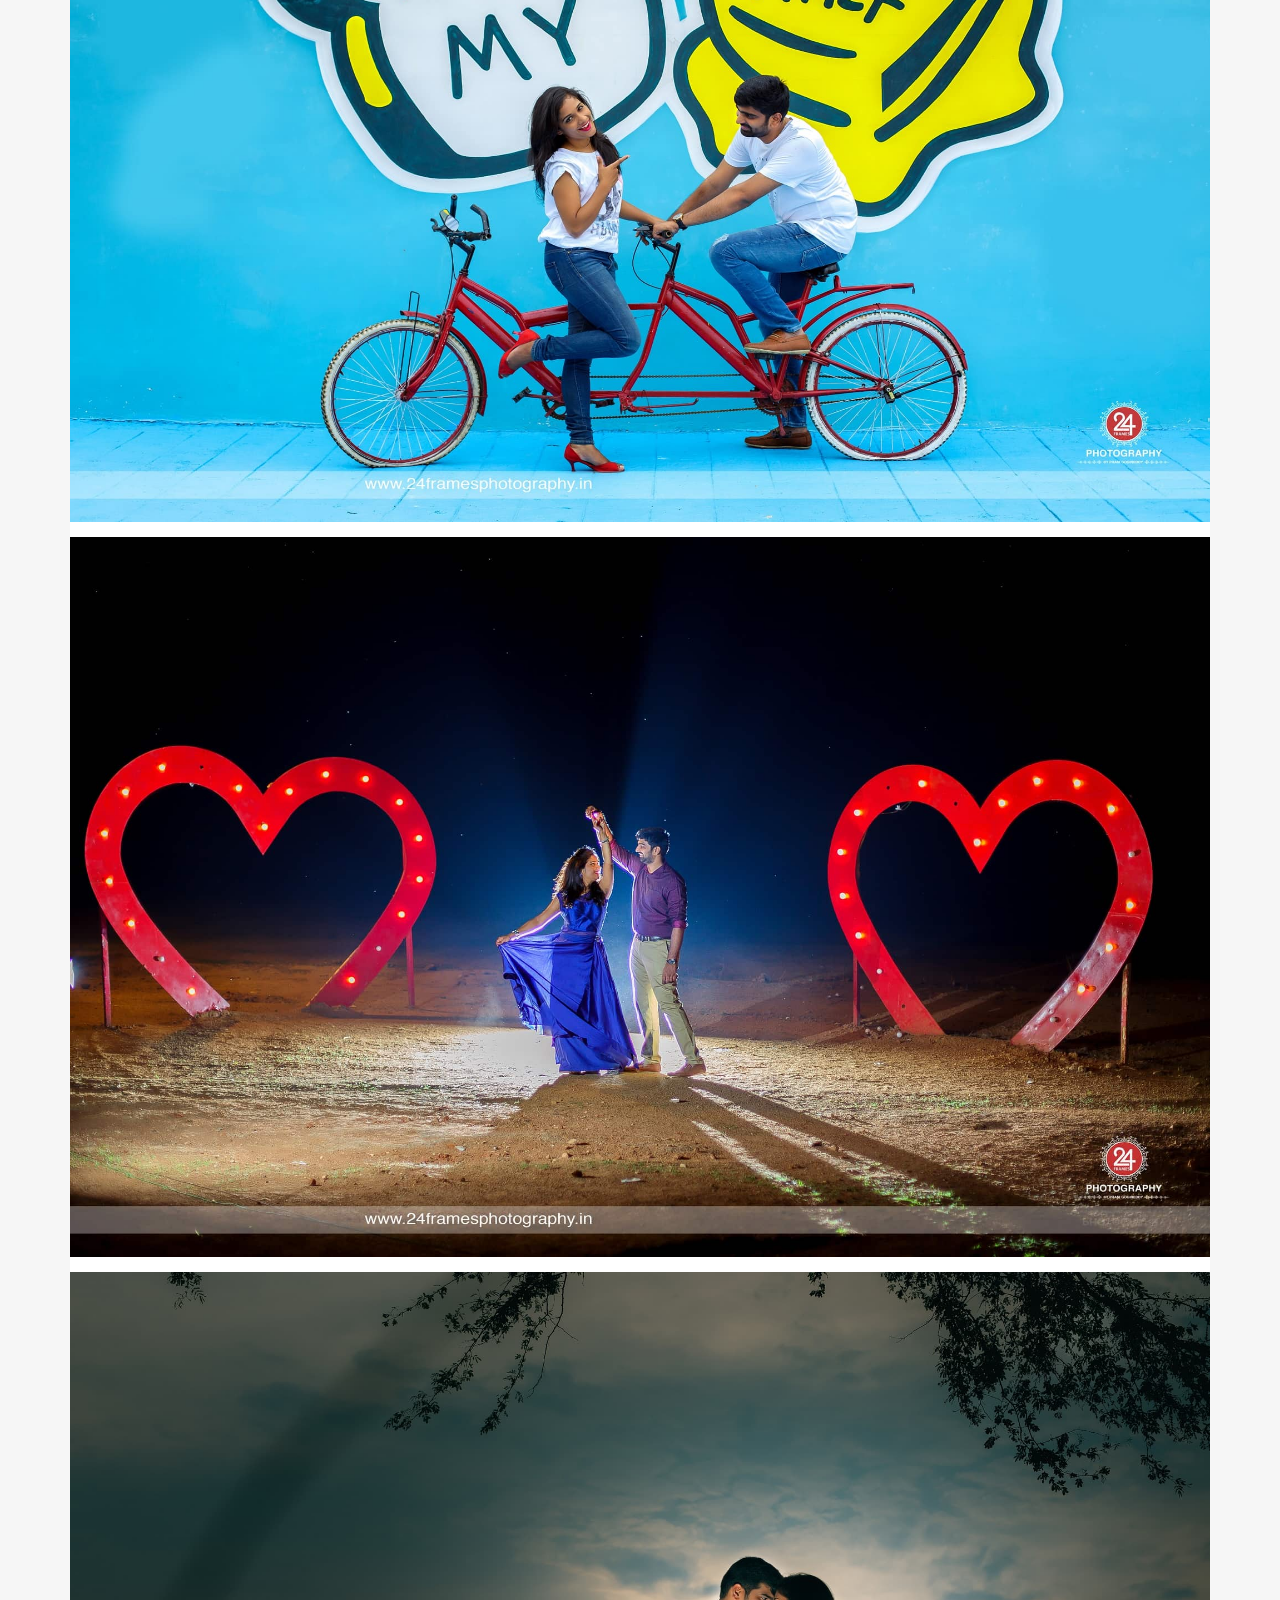
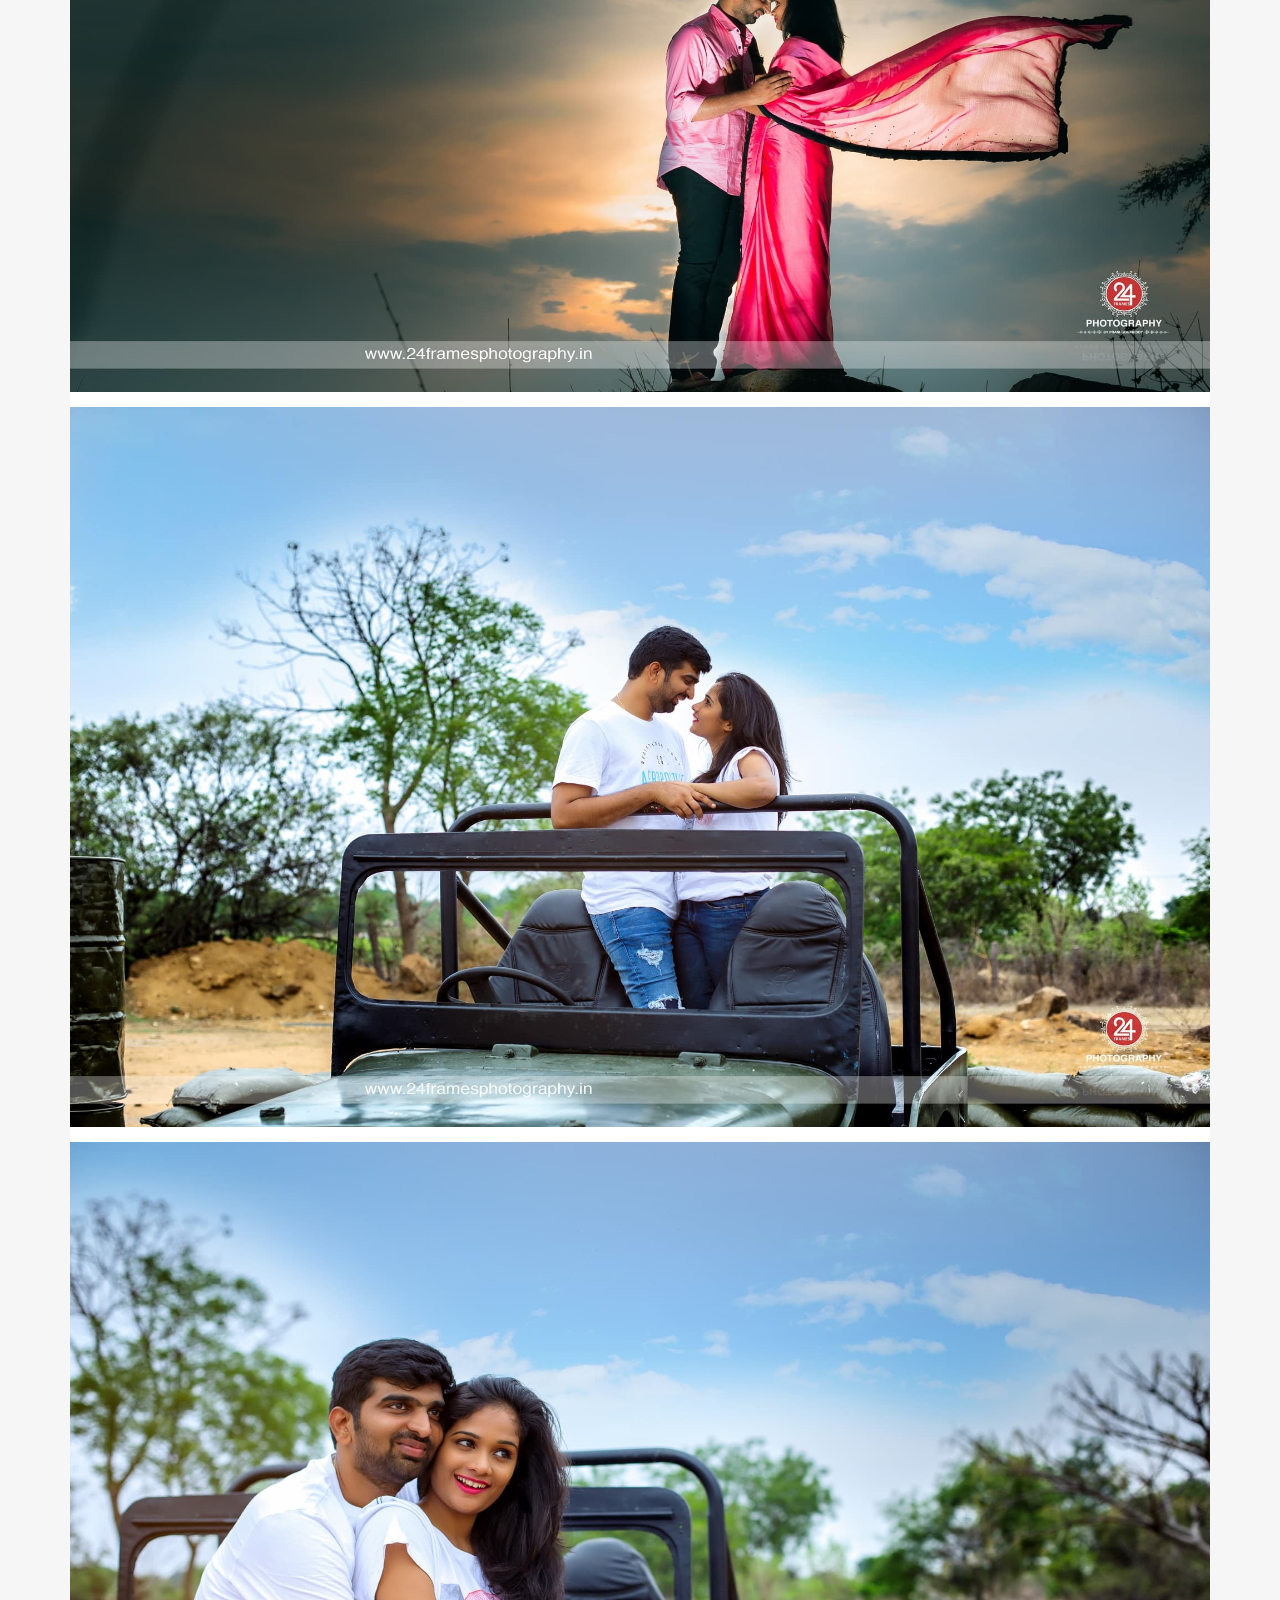
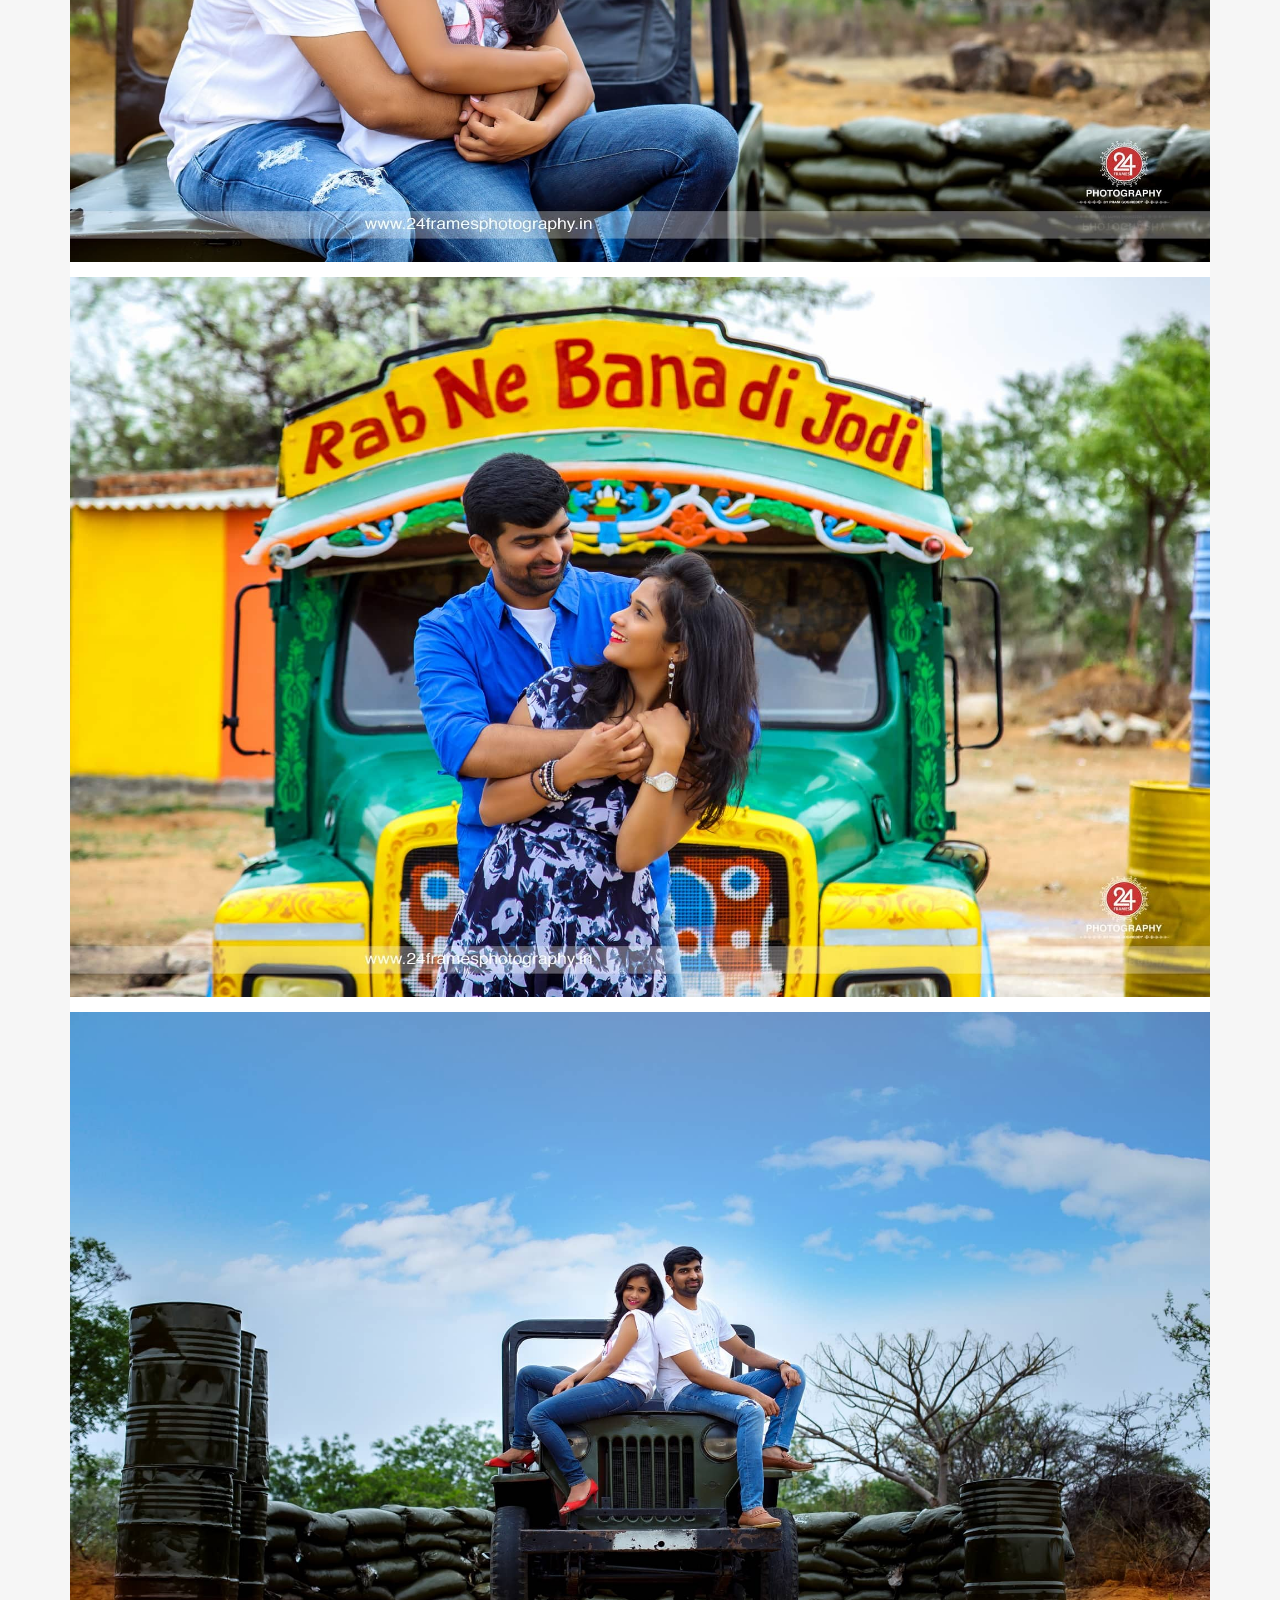
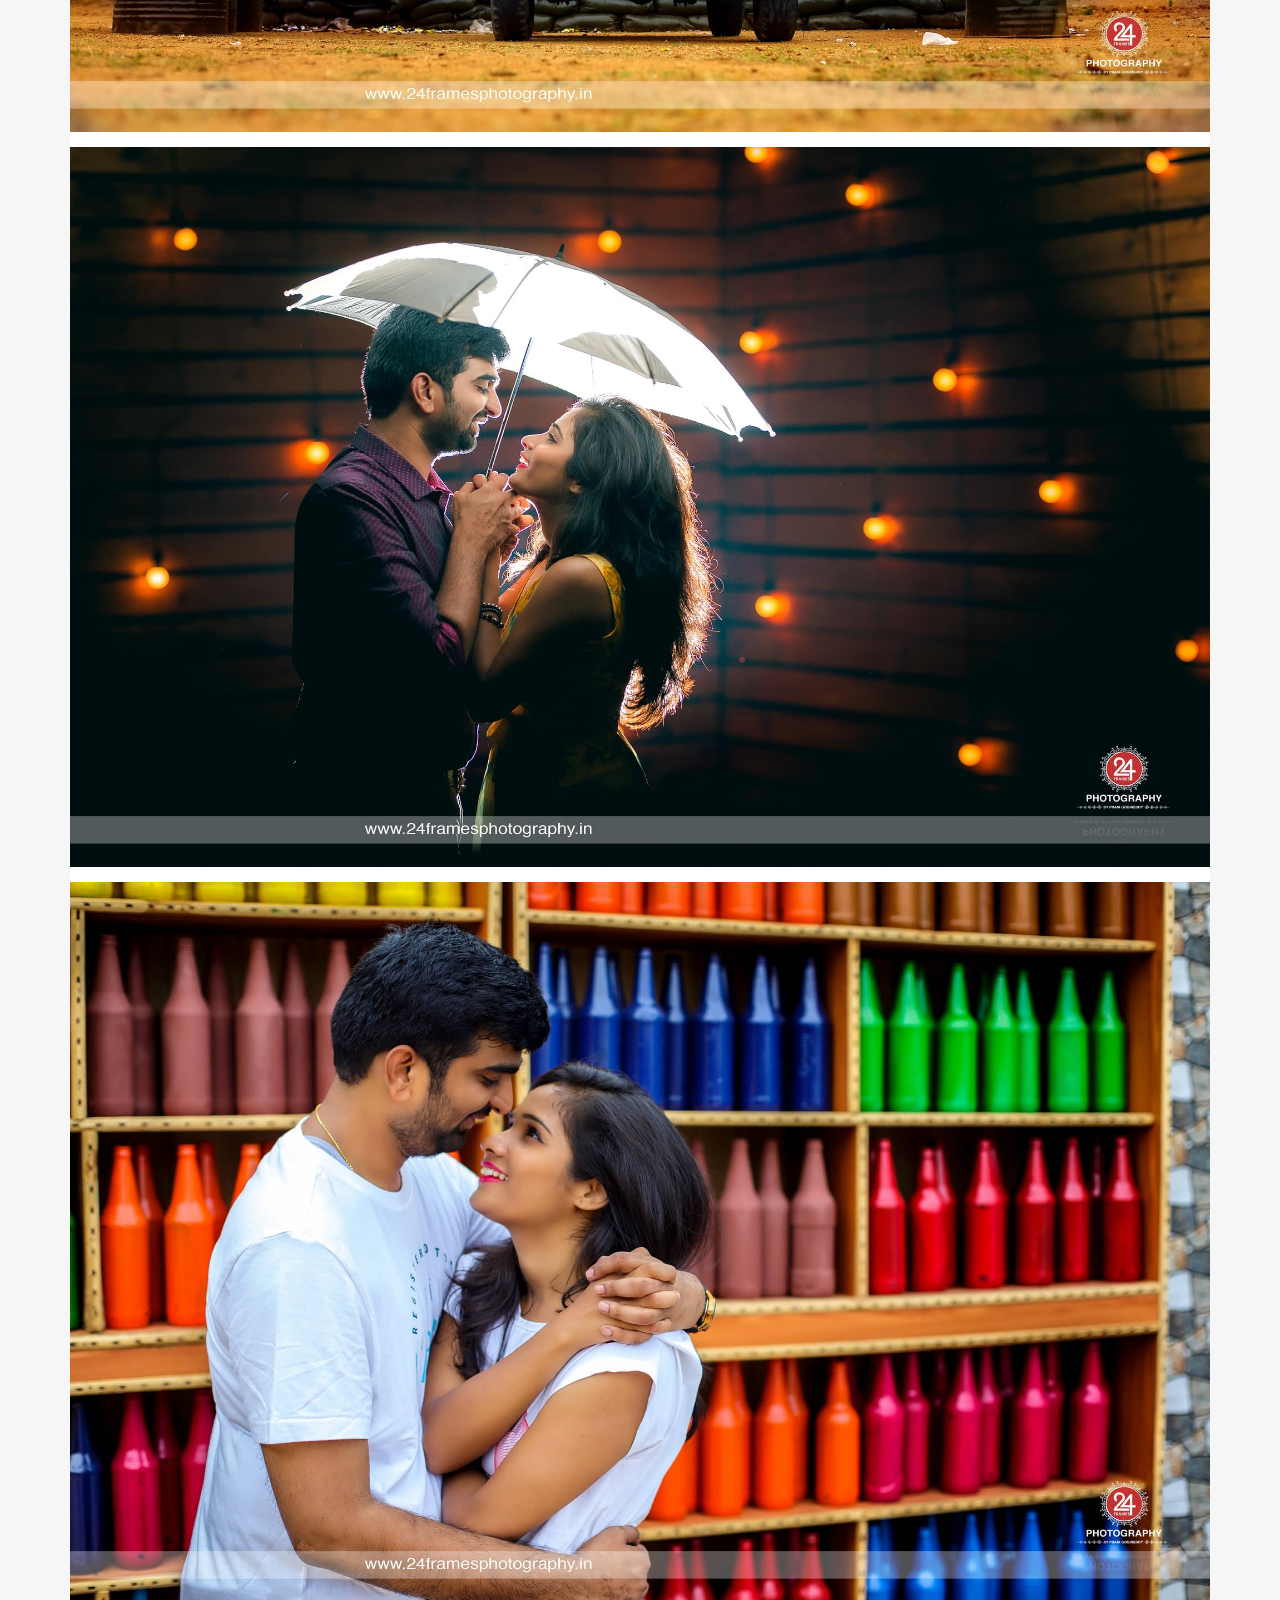
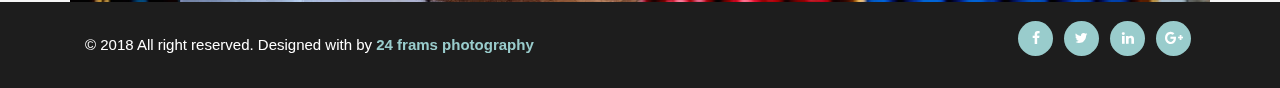
<file: grand-prewedding-hyd.html>
<!DOCTYPE html>
<html lang="en">
  <head>
    <meta charset="utf-8">
    <!-- Viewport Meta Tag -->
    <meta name="viewport" content="width=device-width, initial-scale=1">
    <title>
     24 frames photography
    </title>
    <!-- Bootstrap -->
    <link rel="stylesheet" type="text/css" href="css/bootstrap.min.css">
    <!-- Main Style -->
    <link rel="stylesheet" type="text/css" href="css/main.css">
    <!-- Slicknav Css -->
    <link rel="stylesheet" type="text/css" href="css/slicknav.css">

    <!-- Responsive Style -->
    <link rel="stylesheet" type="text/css" href="css/responsive.css">
    <!--Fonts-->
    <link rel="stylesheet" media="screen" href="https://cdnjs.cloudflare.com/ajax/libs/font-awesome/4.7.0/css/font-awesome.css">

    <link rel="stylesheet" media="screen" href="css/simple-line-icons.css">    
     
    <!-- Extras -->
    <link rel="stylesheet" type="text/css" href="css/owl.carousel.css">
    <link rel="stylesheet" type="text/css" href="css/owl.theme.css">
    <link rel="stylesheet" type="text/css" href="css/animate.css">
    <link rel="stylesheet" type="text/css" href="css/normalize.css">
    <link rel="stylesheet" type="text/css" href="css/settings.css">

    <!-- Color CSS Styles  -->
    <link rel="stylesheet" type="text/css" href="css/green.css" /> 
 <link href="css/Custom.css" rel="stylesheet" />	

  </head>
    <body>
     <div>
	 
	  <header id="header-wrap">
        <div class="container">
            <!-- Navbar Starts -->
            <nav class="navbar navbar-toggleable-sm navbar-light">
                <!-- Brand and toggle get grouped for better mobile display -->
   
            <!-- Navbar Starts -->
            <nav class="navbar navbar-toggleable-sm navbar-light">
                <!-- Brand and toggle get grouped for better mobile display -->
                <div class="navbar-header">
                    <button class="navbar-toggler" type="button" data-toggle="collapse" data-target="#main-menu" aria-controls="main-menu" aria-expanded="false" aria-label="Toggle navigation"></button>
                    <a class="navbar-brand  mobile_main_logo" href="index.html">
                       <img src="Images/Log_170x90.png" alt="24 frames photography logo" class="main_logo">
                    </a>
                </div>
                <div class="collapse navbar-collapse" id="main-menu">
                    <ul class="navbar-nav">
               
                        <li class="nav-item dropdown">
                            <a class="nav-link dropdown-toggle" href="#" data-toggle="dropdown" aria-haspopup="true" aria-expanded="false"> Photography <i class="fa fa-angle-down" aria-hidden="true"></i> </a>
                            <div class="dropdown-menu">
                                <a class="dropdown-item" href="about-us.html"> Weddings </a>
                                <a class="dropdown-item" href="about-us2.html"> Couple Shoot </a>
                            </div>
                        </li>

                        <li class="nav-item dropdown">
                            <a class="nav-link dropdown-toggle" href="#" data-toggle="dropdown" aria-haspopup="true" aria-expanded="false"> Filmmaking <i class="fa fa-angle-down" aria-hidden="true"></i> </a>
                            <div class="dropdown-menu">
                                <a class="dropdown-item" href="about-us.html"> Weddings </a>
                                <a class="dropdown-item" href="about-us2.html"> Pre weddings </a>
                            </div>
                        </li>

                        <li class="nav-item active">
                            <a class="nav-link active" href="#"><img src="Images/Log_170x90.png" alt="24 frames photography logo" class="main_logo"></a>
                        </li>
                        <li class="nav-item dropdown">
                            <a class="nav-link dropdown-toggle" href="#" data-toggle="dropdown" aria-haspopup="true" aria-expanded="false">Book us <i class="fa fa-angle-down" aria-hidden="true"></i> </a>
                            <div class="dropdown-menu">
                                <a class="dropdown-item" href="accordions.html"> Weddings </a>
                                <a class="dropdown-item" href="tabs.html"> Couple Shoot </a>
                                <a class="dropdown-item" href="buttons.html"> Pre weddings </a>

                            </div>
                        </li>
                        <li class="nav-item dropdown">
                            <a class="nav-link dropdown-toggle" href="#" data-toggle="dropdown" aria-haspopup="true" aria-expanded="false">About us <i class="fa fa-angle-down" aria-hidden="true"></i> </a>
                            <div class="dropdown-menu">
                                <a class="dropdown-item" href="portfolio-col-2.html"> About 24 Frams </a>
                                <a class="dropdown-item" href="portfolio-col-3.html"> Our Team </a>
                            </div>
                        </li>
         
            
                    </ul>
          
                </div>

                <!-- Mobile Menu Start -->
                <ul class="wpb-mobile-menu">
                    <li>
                        <a class="active" href="index.html">Home</a>
                    </li>
                    <li>
                        <a href="#">Pages</a>
                        <ul>
                            <li><a href="about-us.html">About Us</a></li>
                            <li><a href="about-us2.html">About Us 2</a></li>
                            <li><a href="team-page.html">Team Members</a></li>
                            <li><a href="services.html">Services</a></li>
                            <li><a href="service2.html">Services 2</a></li>
                            <li><a href="contact1.html">Contact Us</a></li>
                            <li><a href="contact1.html">Contact Us 2</a></li>
                            <li><a href="pricing.html">Pricing</a></li>
                            <li><a href="404.html">404</a></li>
                        </ul>
                    </li>
                    <li>
                        <a href="#">Shortcodes</a>
                        <ul>
                            <li><a href="accordions.html">Accordions</a></li>
                            <li><a href="tabs.html">Tabs</a></li>
                            <li><a href="buttons.html">Buttons</a></li>
                            <li><a href="skills.html">Progress Bars</a></li>
                            <li><a href="testimonials.html">Testimonials</a></li>
                            <li><a href="clients.html">Clients</a></li>
                            <li><a href="icon.html">Icon Boxes</a></li>
                            <li><a href="team.html">Team</a></li>
                            <li><a href="carousel.html">Carousel</a></li>
                            <li><a href="maps.html">Google Maps</a></li>
                            <li><a href="pricing.html">Pricing tables</a></li>
                            <li><a href="notification.html">Notification</a></li>
                        </ul>
                    </li>
                    <li>
                        <a href="#">Portfolio</a>
                        <ul>
                            <li><a href="portfolio-col-2.html">Portfolio 2 Columns</a></li>
                            <li><a href="portfolio-col-3.html">Portfolio 3 Columns</a></li>
                            <li><a href="portfolio-col-4.html">Portfolio 4 Columns</a></li>
                            <li><a href="portfolio-item.html">Portfolio Single</a></li>
                        </ul>
                    </li>
                    <li>
                        <a href="#">Blog</a>
                        <ul>
                            <li><a href="sidebar-right.html">Sidebar Right</a></li>
                            <li><a href="sidebar-left.html">Sidebar Left</a></li>
                            <li><a href="sidebar-full.html">Full Width</a></li>
                            <li><a href="blog-single.html">Single Post</a></li>
                            <li><a href="blog-grids.html">Blog Grids</a></li>
                        </ul>
                    </li>
                    <li>
                        <a href="#">Contact Us</a>
                        <ul>
                            <li><a href="contact1.html">Contact us 1</a></li>
                            <li><a href="contact2.html">Contact us 2</a></li>
                        </ul>
                    </li>
                </ul>
                <!-- Mobile Menu End -->

            </nav>
        </div>
    </header>
	    <!-- Page Header -->
	<div class="container-fluid sub-page-body">
	<br>
		<div class="container sub-page-container-body">
		  <div class="row sub-page-container-images1">
			
				<img src="Images/Couple-Shoot/Sndeep+Mounika/Sndeep+Mounica14.jpg">
		
		  </div>
		  
		   <div class="row sub-page-container-images">
		   <div class="col-md-12 sub-page-headings">
				<h2> A priceless Memory  </h2>
				<h5> { Antony Prince & Pooja Kavalakkat } </h5>
				<h6>Photographed by - 24 frams </p>
				<div>
				<p>Prince Jewellery – a renowned name in the Industry, is known for its finesse taste. 
				Their quality of celebrating life extended into their family wedding gala too, which was nothing short of a spectacle. 
				It’s been 5 years since we Shoot his brother Joseph’s wedding, and back again now, when we Shoot Prince’s, 
				we couldn’t help but feel nostalgic about all the good memories we share. The same venue, Santhome church, 
				and the same positive vibe filling the air, the Christian wedding was filled with family and tradition. 
				The groom Antony had seen the bride Pooja only twice or thrice before the wedding. So after the gradual wait of time,
				when they finally got to hold hands for a long time, it felt like a full moon, the feeling of completeness.</p>
				</div>
			</div>
		
		  </div>
		  
		  
		  
		  
		  <div class="row sub-page-container-images">
			
				<img src="Images/Couple-Shoot/Sndeep+Mounika/Sndeep+Mounica1.jpg">
		
		  </div>
		  <div class="row sub-page-container-images">
			
				<img src="Images/Couple-Shoot/Sndeep+Mounika/Sndeep+Mounica3.jpg">
		
		  </div>
		  <div class="row sub-page-container-images">
			
				<img src="Images/Couple-Shoot/Sndeep+Mounika/Sndeep+Mounica15.jpg">
		
		  </div>
		  <div class="row sub-page-container-images">
			
				<img src="Images/Couple-Shoot/Sndeep+Mounika/Sndeep+Mounica18.jpg">
		
		  </div>
		  <div class="row sub-page-container-images">
			
				<img src="Images/Couple-Shoot/Sndeep+Mounika/Sndeep+Mounica2.jpg">
		
		  </div>
		   <div class="row sub-page-container-images">
			
				<img src="Images/Couple-Shoot/Sndeep+Mounika/Sndeep+Mounica11.jpg">
		
		  </div>
		   <div class="row sub-page-container-images">
			
				<img src="Images/Couple-Shoot/Sndeep+Mounika/Sndeep+Mounica13.jpg">
		
		  </div>
		   <div class="row sub-page-container-images">
			
				<img src="Images/Couple-Shoot/Sndeep+Mounika/Sndeep+Mounica6.jpg">
		
		  </div>
		   <div class="row sub-page-container-images">
			
				<img src="Images/Couple-Shoot/Sndeep+Mounika/Sndeep+Mounica19.jpg">
		
		  </div>
		    <div class="row sub-page-container-images">
			
				<img src="Images/Couple-Shoot/Sndeep+Mounika/Sndeep+Mounica5.jpg">
		
		  </div>
		    <div class="row sub-page-container-images">
			
				<img src="Images/Couple-Shoot/Sndeep+Mounika/Sndeep+Mounica16.jpg">
		
		  </div>
		    <div class="row sub-page-container-images">
			
				<img src="Images/Couple-Shoot/Sndeep+Mounika/Sndeep+Mounica12.jpg">
		
		  </div>
		    <div class="row sub-page-container-images">
			
				<img src="Images/Couple-Shoot/Sndeep+Mounika/Sndeep+Mounica9.jpg">
		
		  </div>
		    <div class="row sub-page-container-images">
			
				<img src="Images/Couple-Shoot/Sndeep+Mounika/Sndeep+Mounica8.jpg">
		
		  </div>
		    <div class="row sub-page-container-images">
			
				<img src="Images/Couple-Shoot/Sndeep+Mounika/Sndeep+Mounica4.jpg">
		
		  </div>
		    <div class="row sub-page-container-images">
			
				<img src="Images/Couple-Shoot/Sndeep+Mounika/Sndeep+Mounica7.jpg">
		
		  </div>
		    <div class="row sub-page-container-images">
			
				<img src="Images/Couple-Shoot/Sndeep+Mounika/Sndeep+Mounica17.jpg">
		
		  </div>
		    <div class="row sub-page-container-images">
			
				<img src="Images/Couple-Shoot/Sndeep+Mounika/Sndeep+Mounica10.jpg">
		
		  </div>
		  
		</div>
	
	
	</div>
	
	
	    <!-- Footer Section -->
    <footer>
      <!-- Copyright -->
      <div id="copyright">
        <div class="container">
          <div class="row">
            <div class="col-md-6 col-sm-6">
              <p class="copyright-text">
                ©  2018 All right reserved. Designed with by <a href="#">24 frams photography </a>
              </p>
            </div>
            <div class="col-md-6  col-sm-6 social_media_icons">
         <div class="social-footer">
              <a href="#"><i class="fa fa-facebook icon-round"></i></a>
              <a href="#"><i class="fa fa-twitter icon-round"></i></a>
              <a href="#"><i class="fa fa-linkedin icon-round"></i></a>
              <a href="#"><i class="fa fa-google-plus icon-round"></i></a>
            </div>        
            </div>
          </div>
        </div>
      </div>
      <!-- Copyright  End-->
    </footer>
    <!-- Footer Section End-->
	
	
	
	
	<a href="#" class="back-to-top">
      <i class="fa fa-angle-up">
      </i>
    </a> 
	  <!-- JavaScript & jQuery Plugins -->
    <script src="js/jquery-min.js"></script>
    <!-- Tether Js -->
    <script src="js/tether.min.js"></script>
    <!-- Bootstrap JS -->    
    <script src="js/bootstrap.min.js"></script>

    <!--Text Rotator-->
    <script src="js/jquery.mixitup.js"></script>
    <!--WOW Scroll Spy-->
    <script src="js/wow.js"></script>
    <!-- OWL Carousel -->
    <script src="js/owl.carousel.js"></script> 
    <!-- WayPoint -->
	 <script src="js/jquery.slicknav.js"></script> 
    <!-- Appear -->
    <script src="js/jquery.appear.js"></script>
    <!-- Vide js -->
    <script src="js/jquery.vide.js"></script>
     <!-- All JS plugin Triggers -->
	  <script src="js/Custom_js.js"></script> 
    <script src="js/main.js"></script> 

</div>
		
  </body>
</html>
</file>
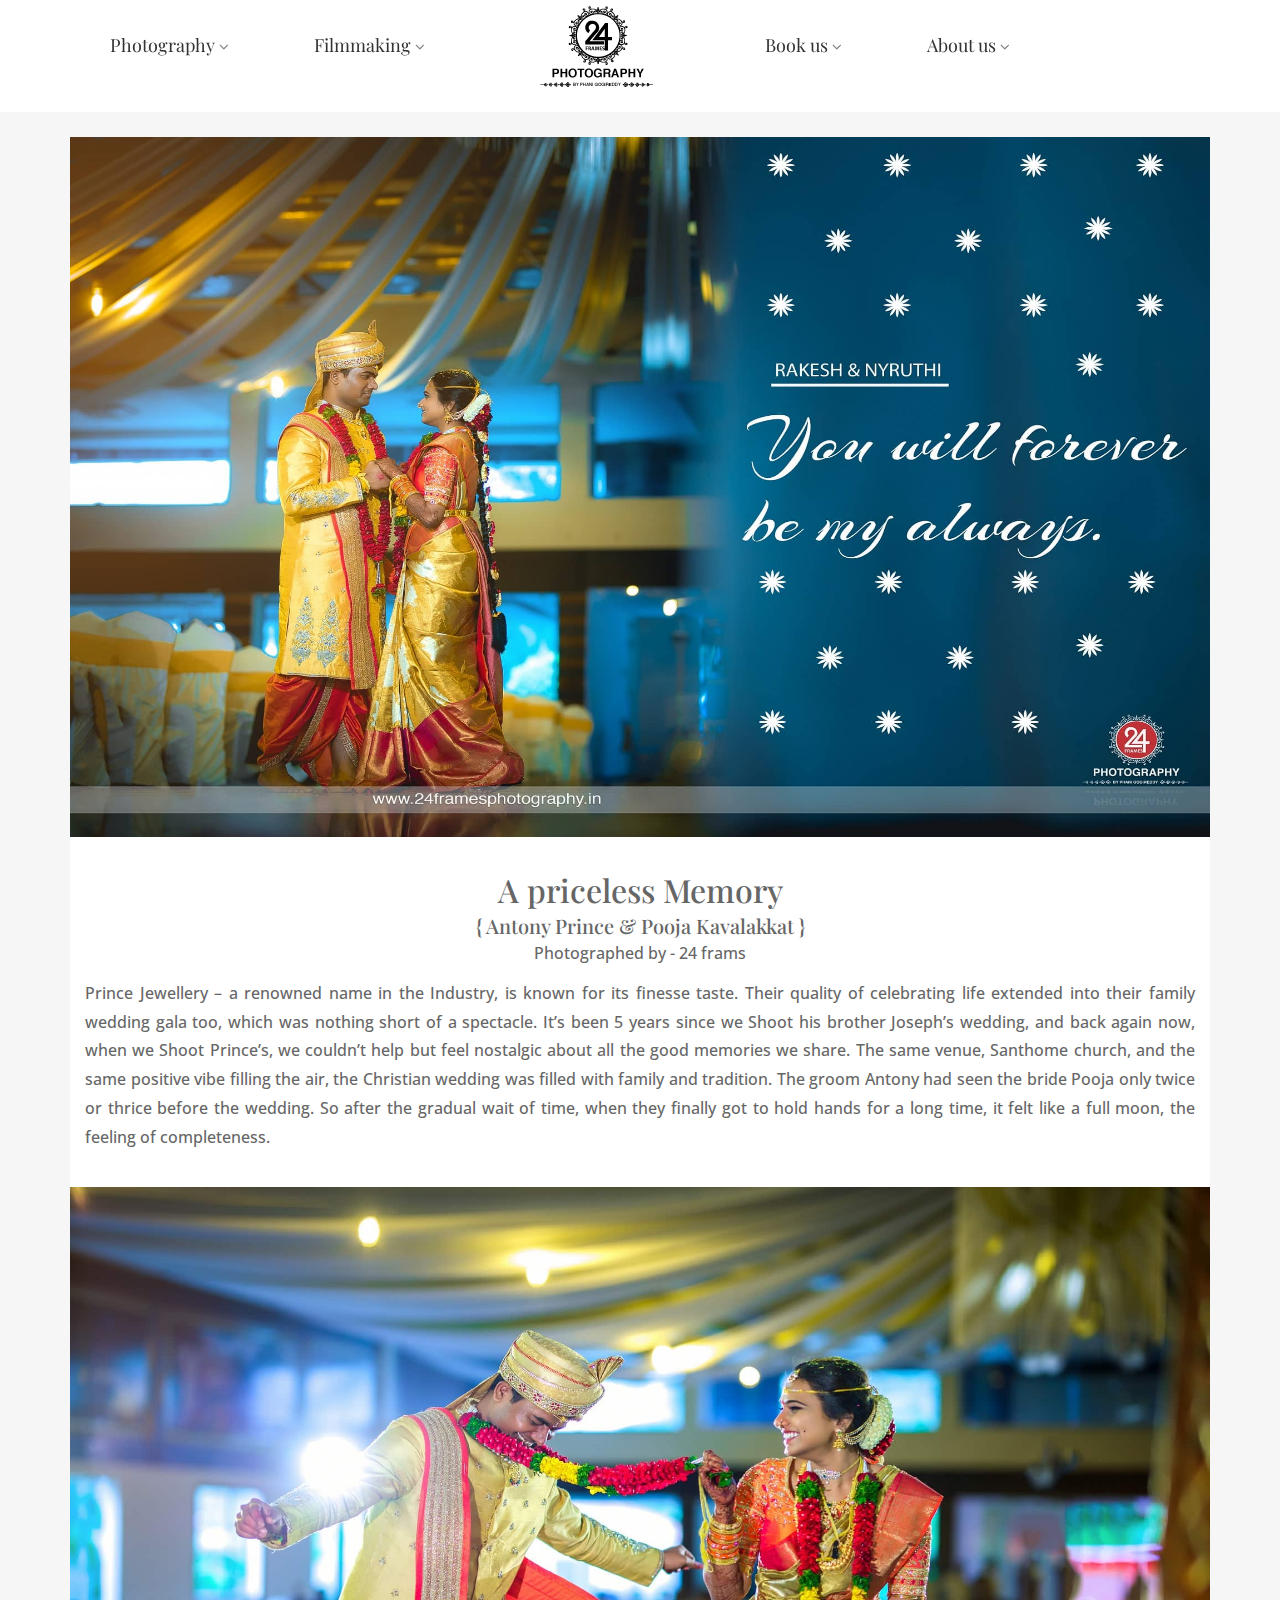
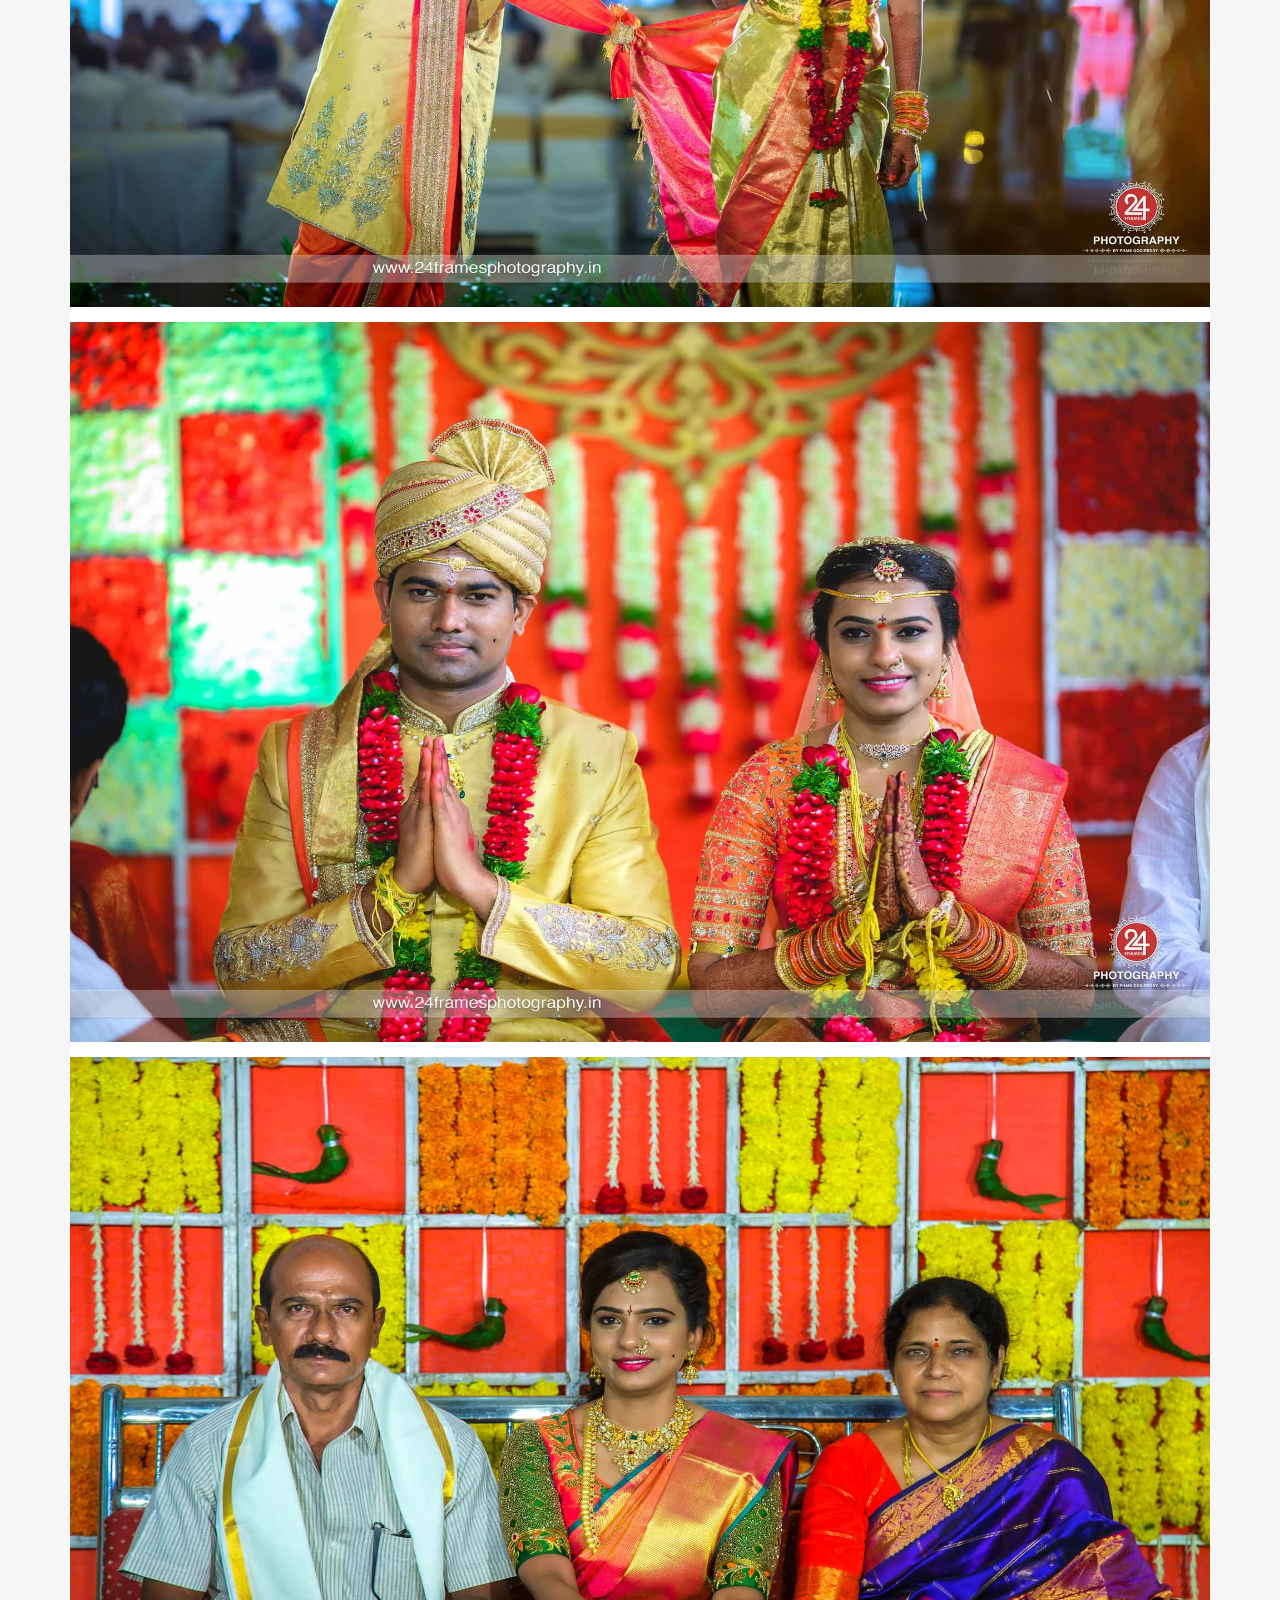
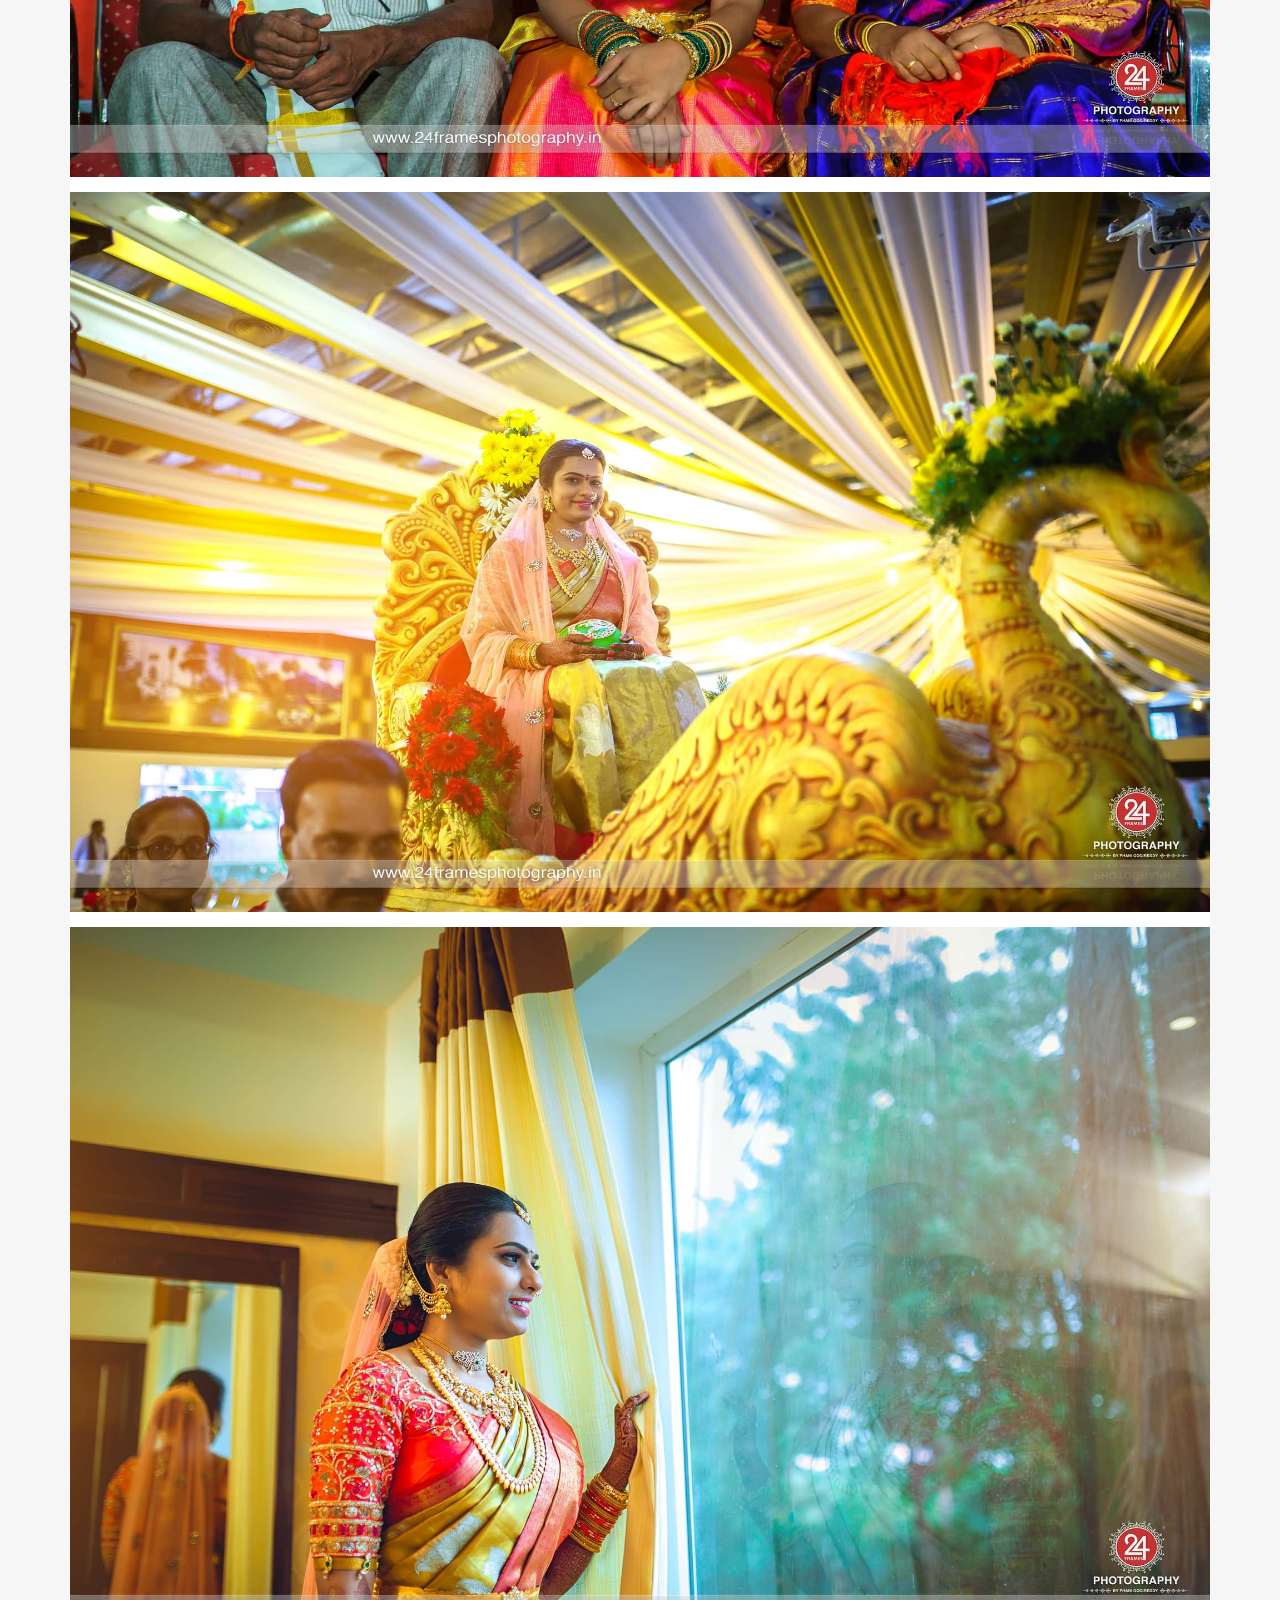
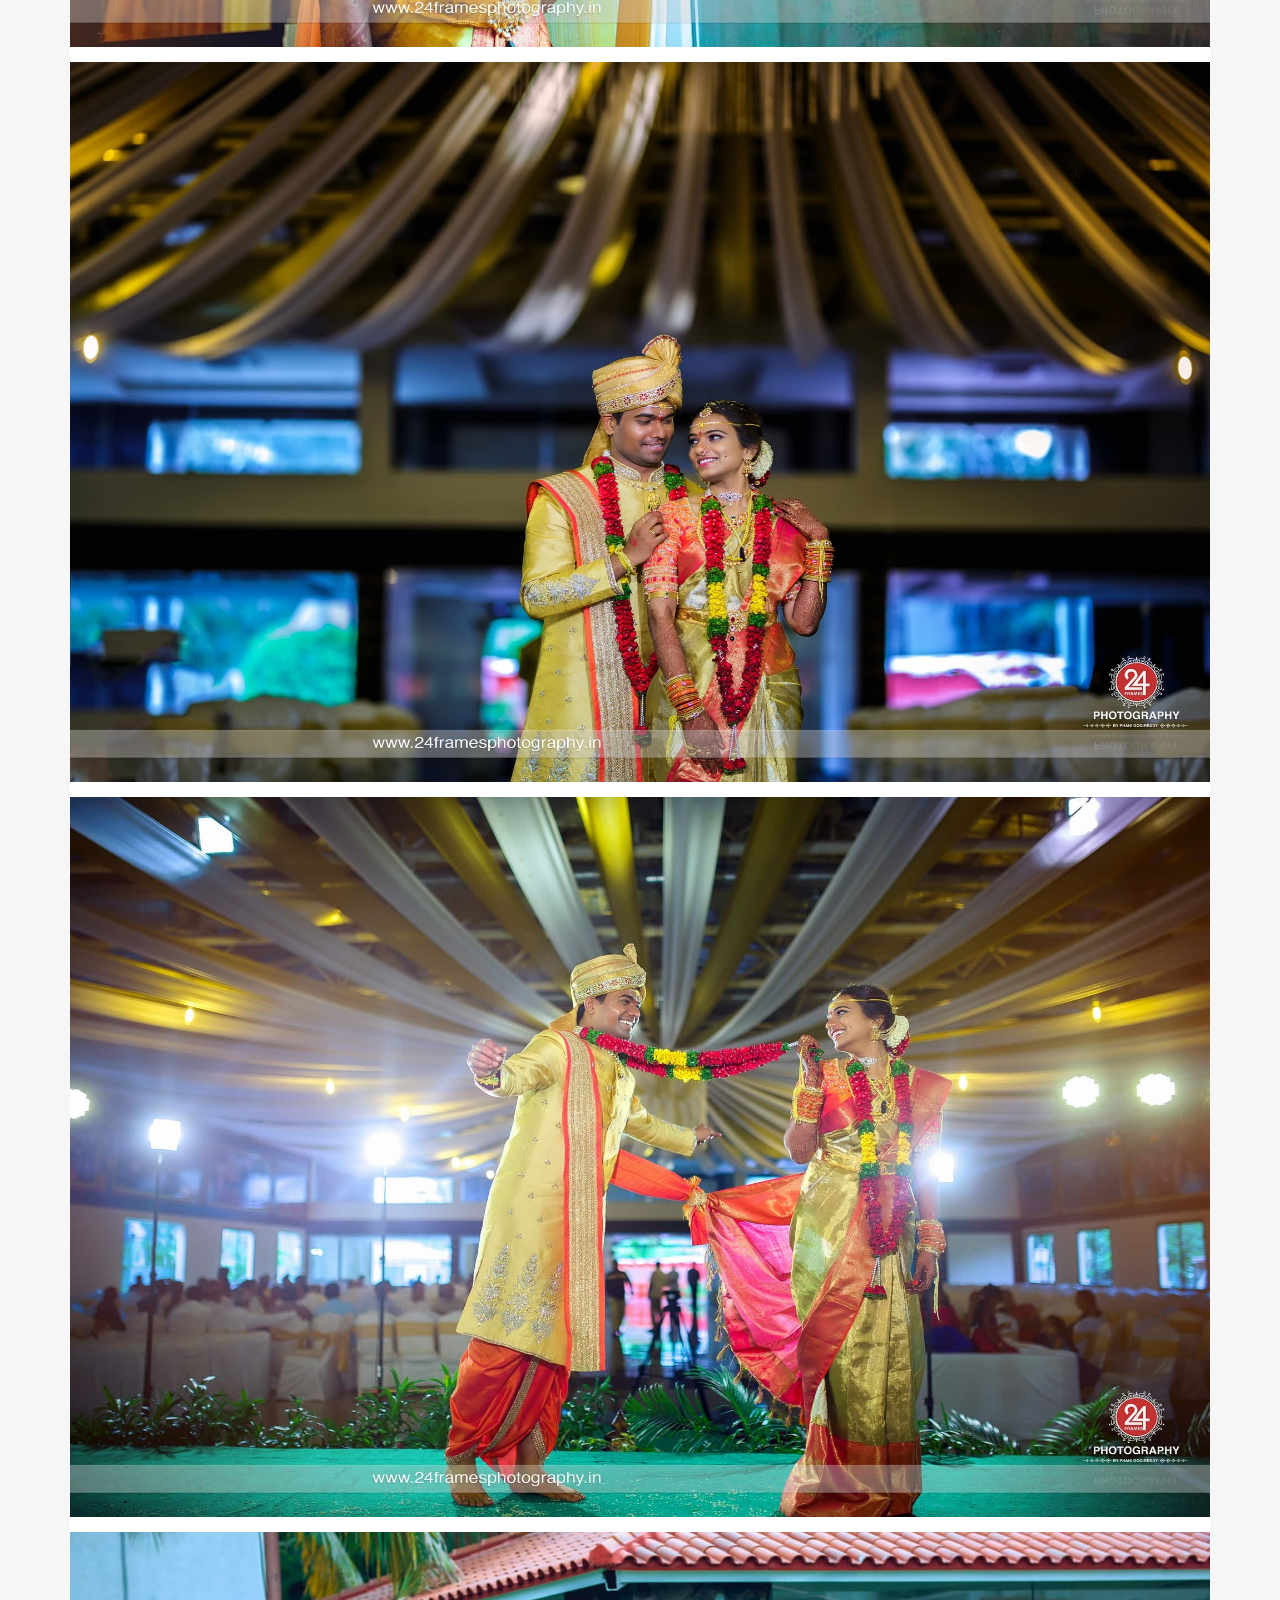
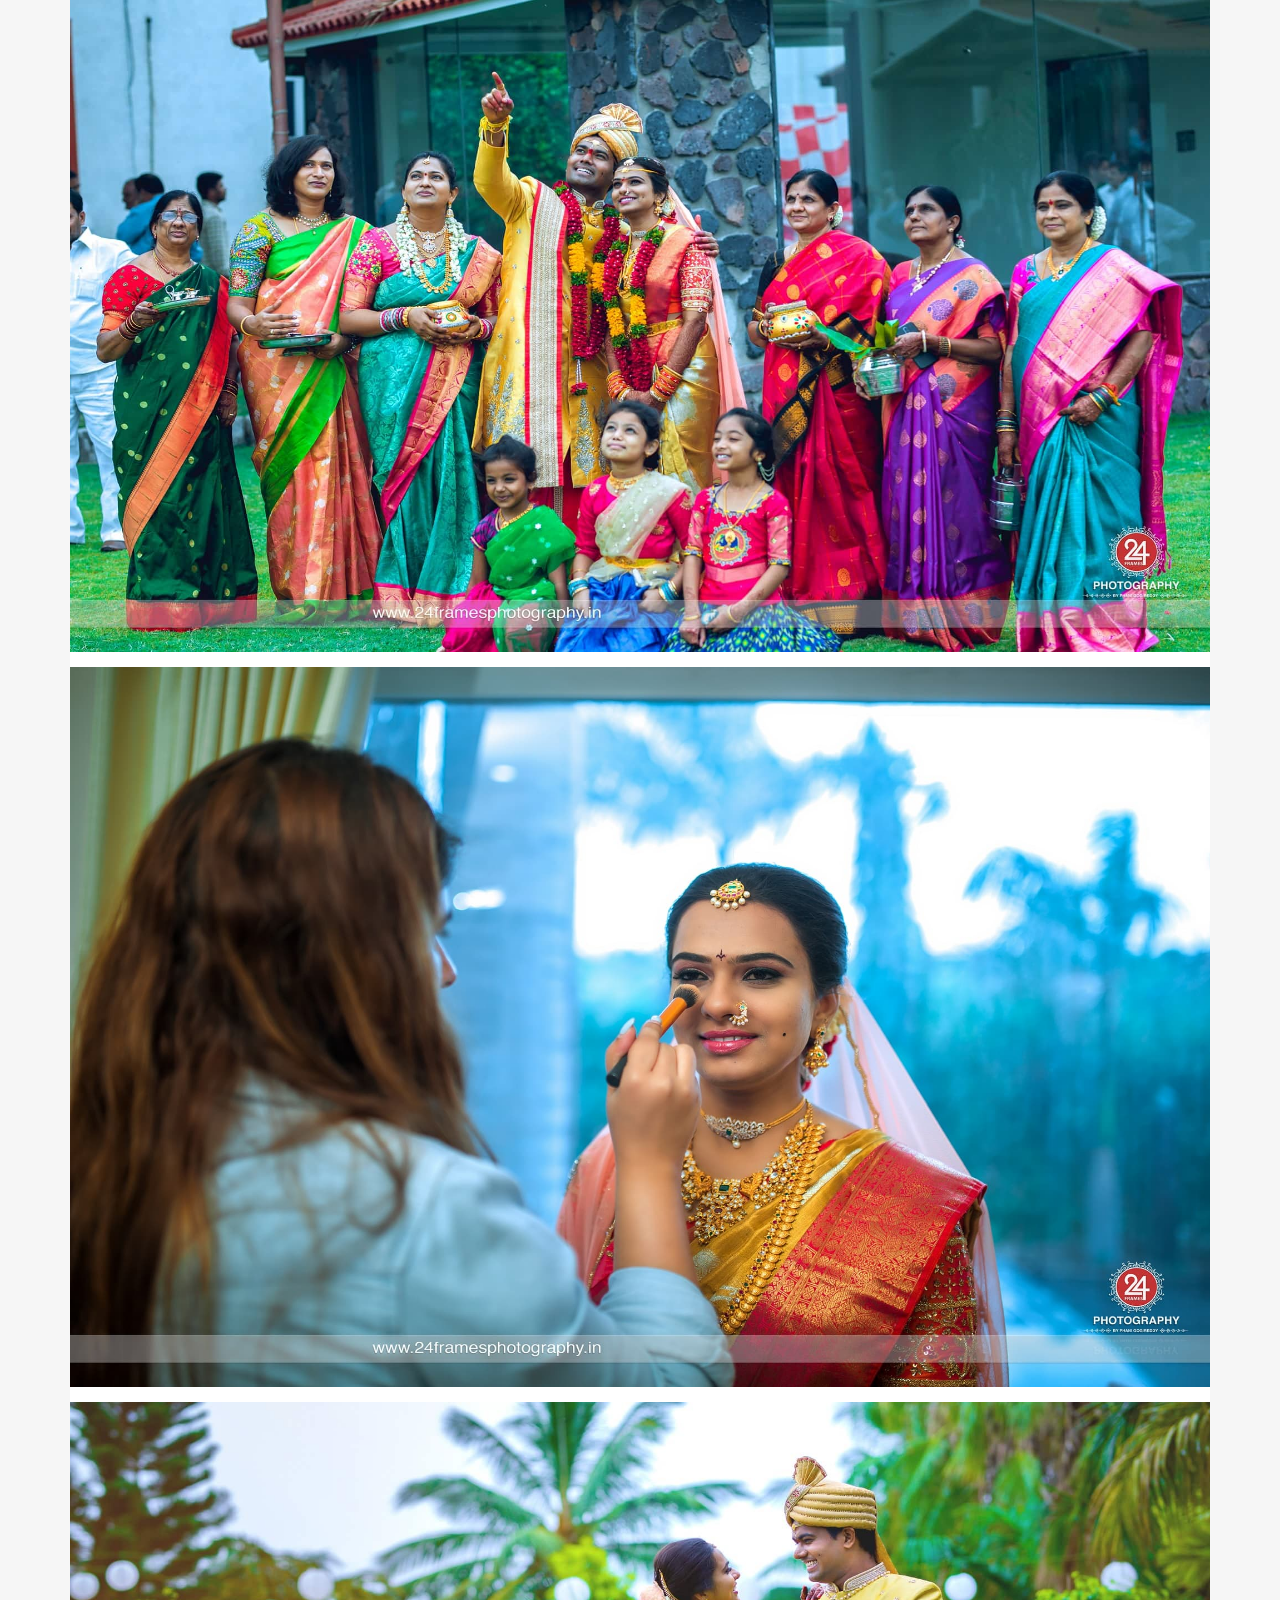
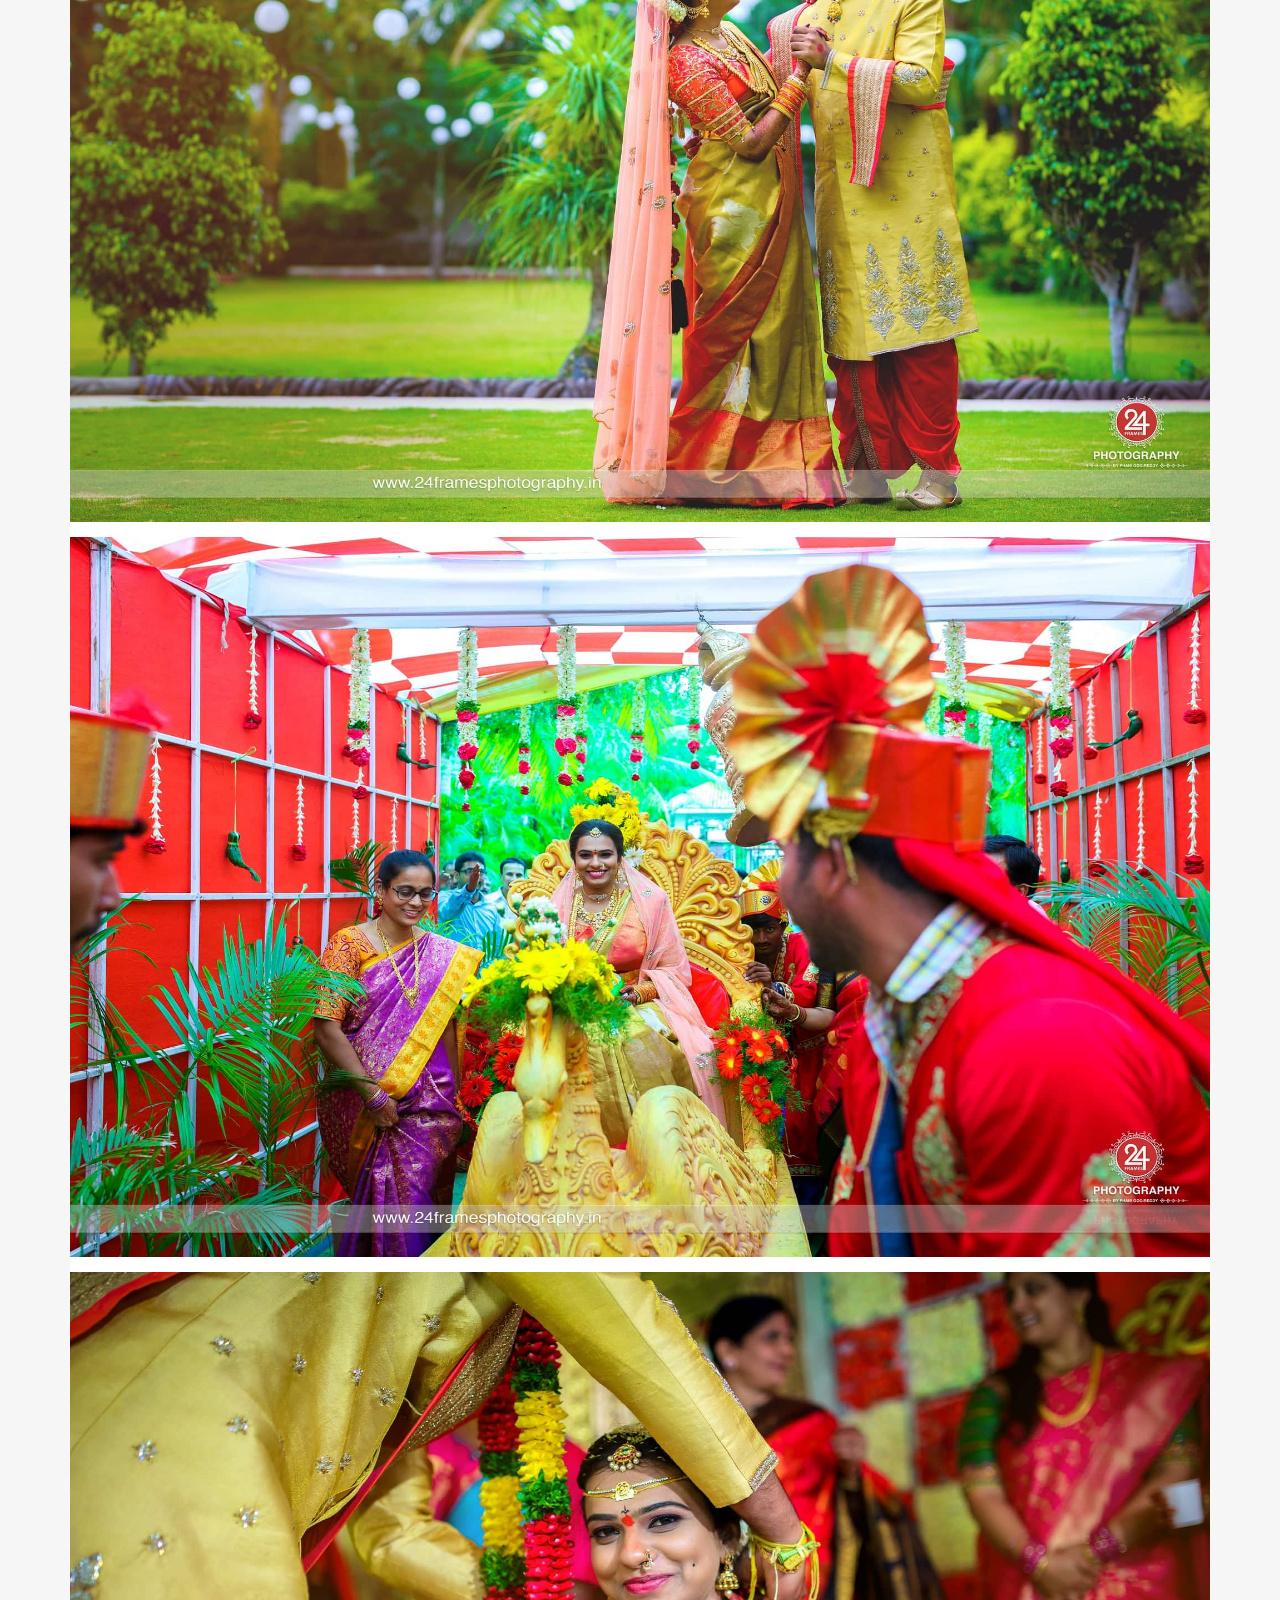
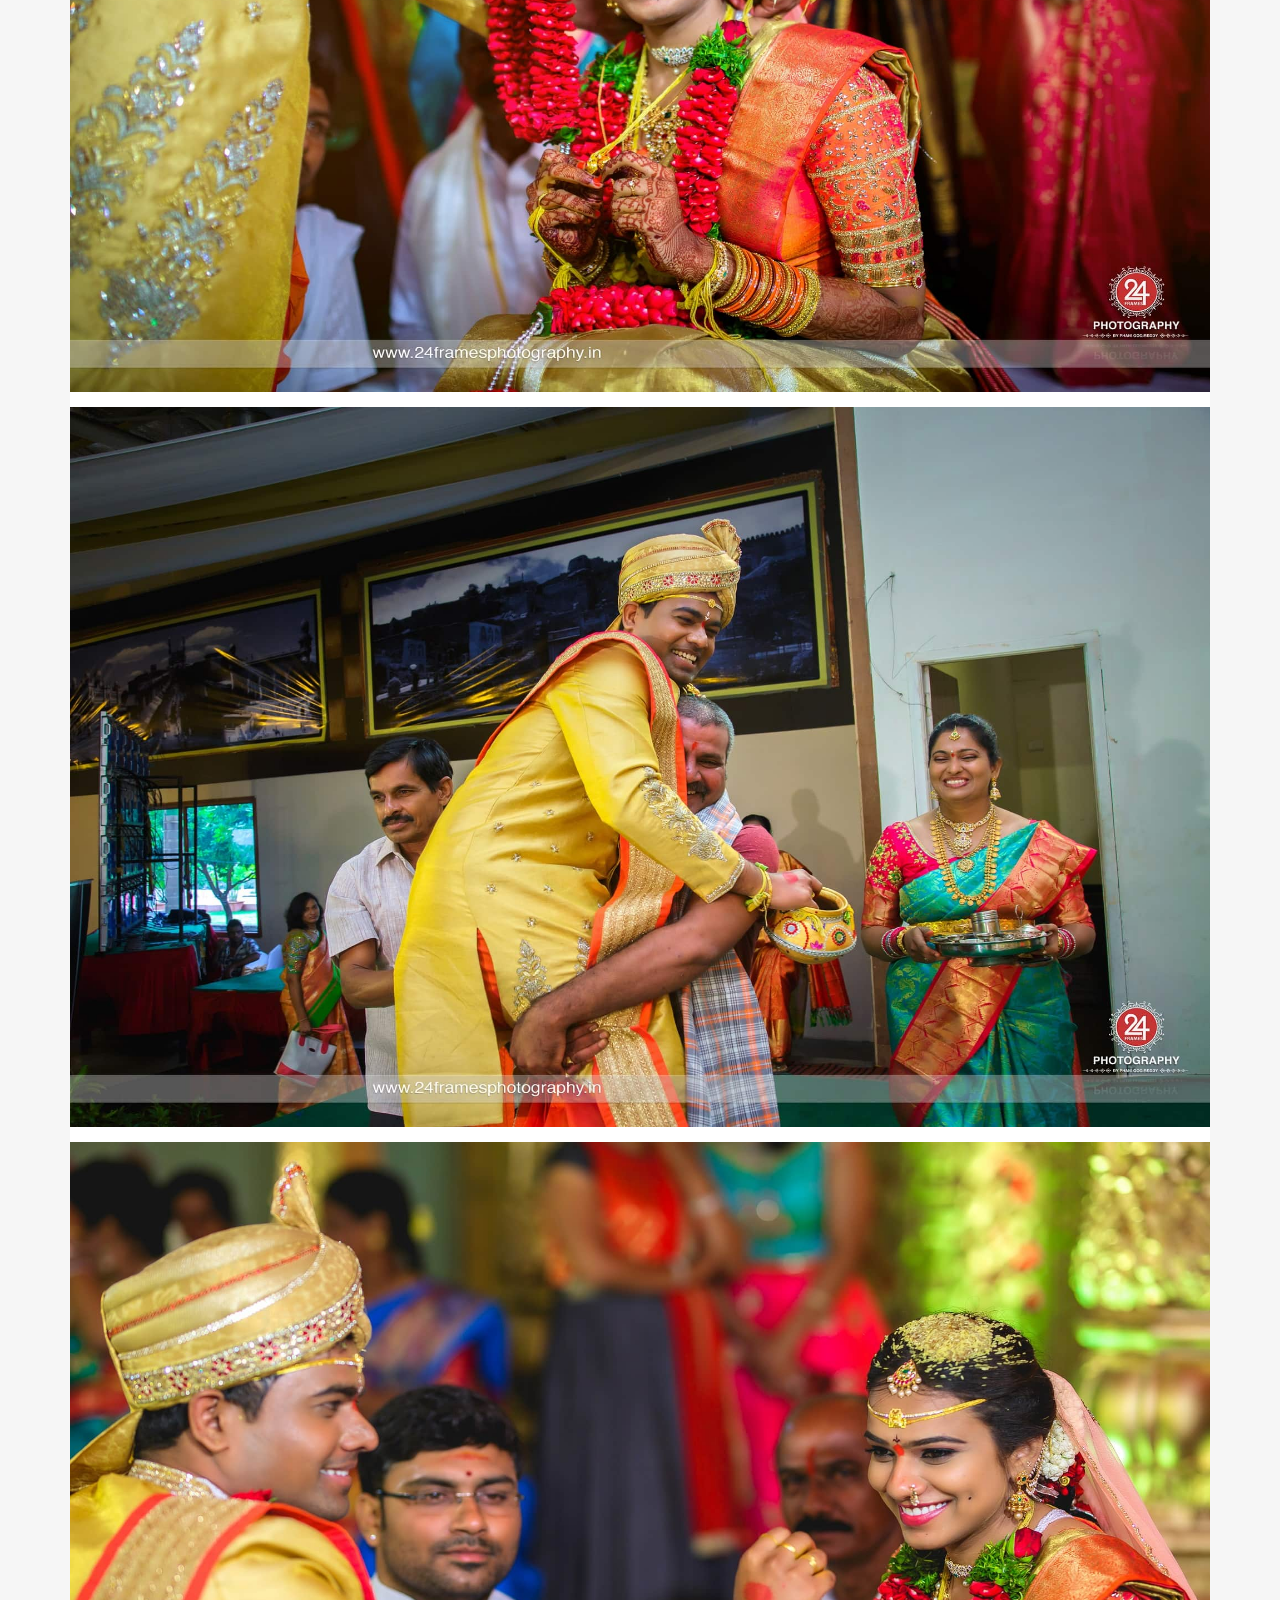
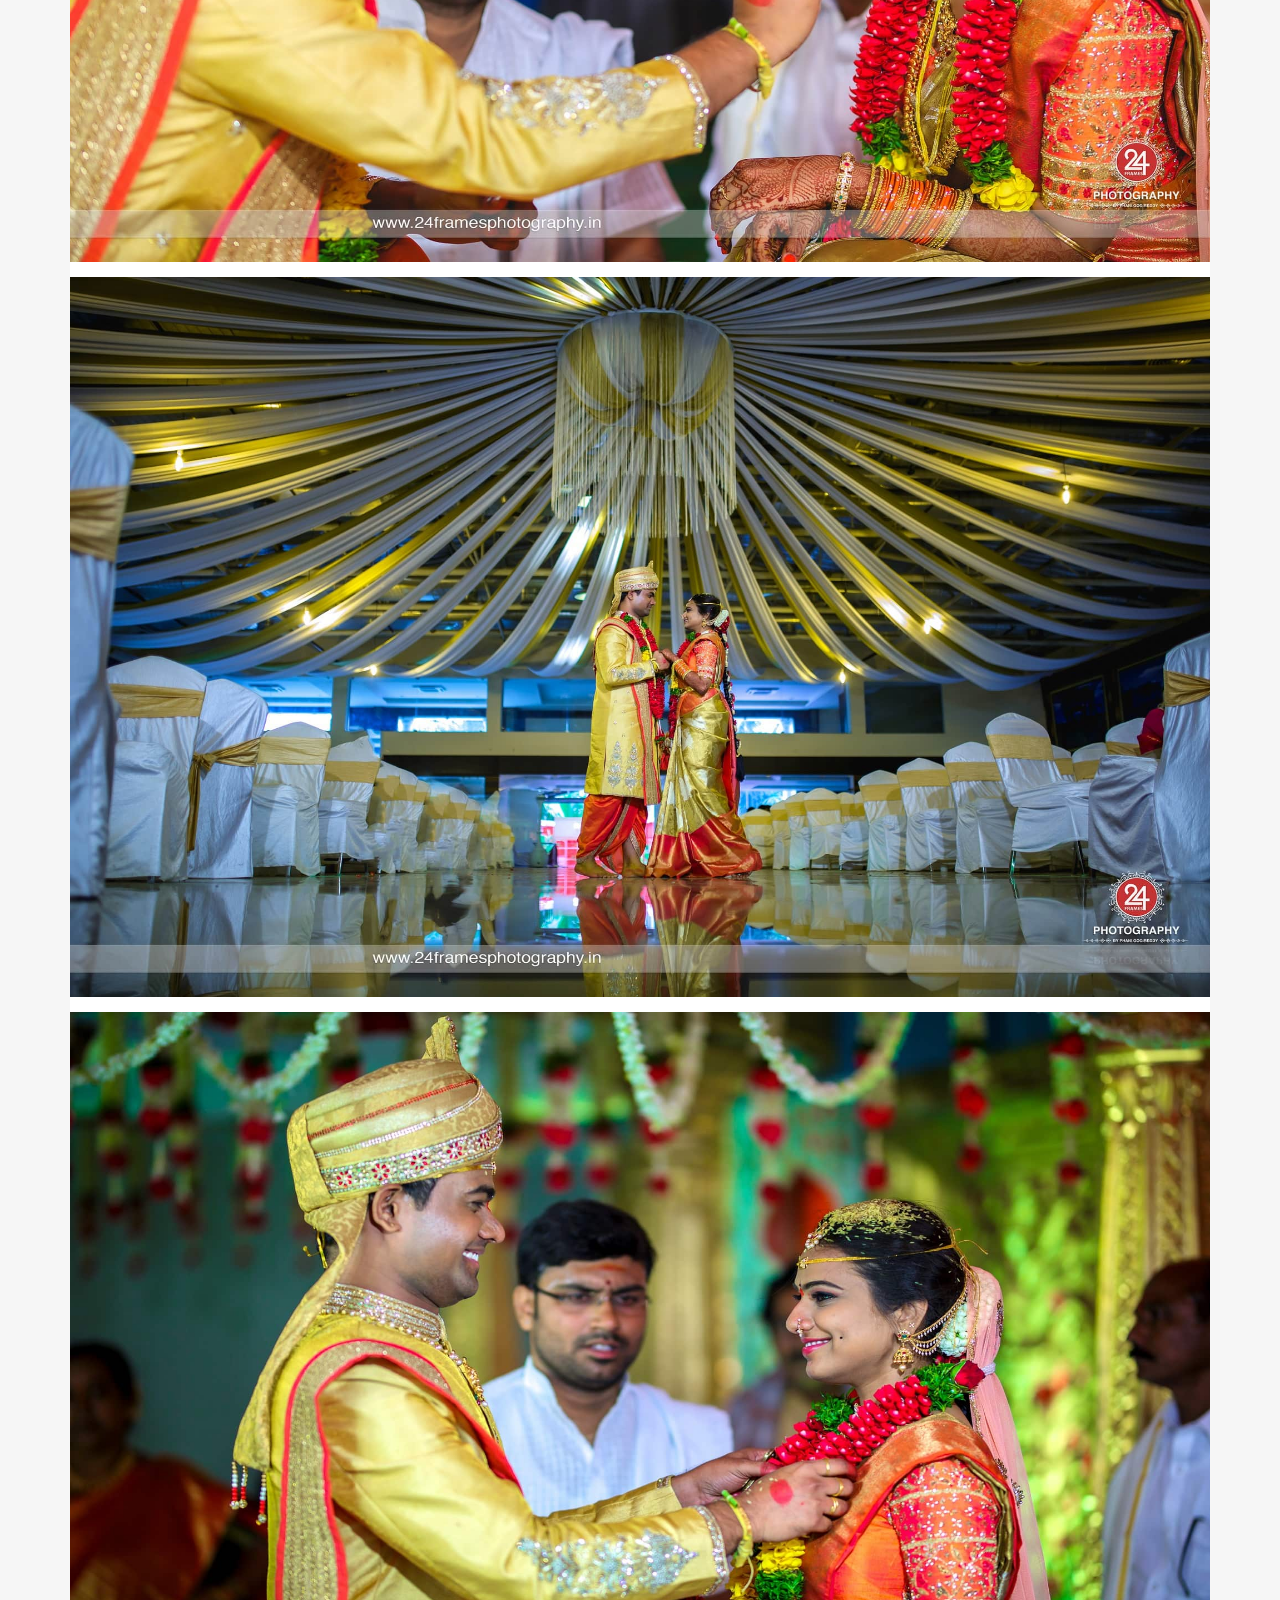
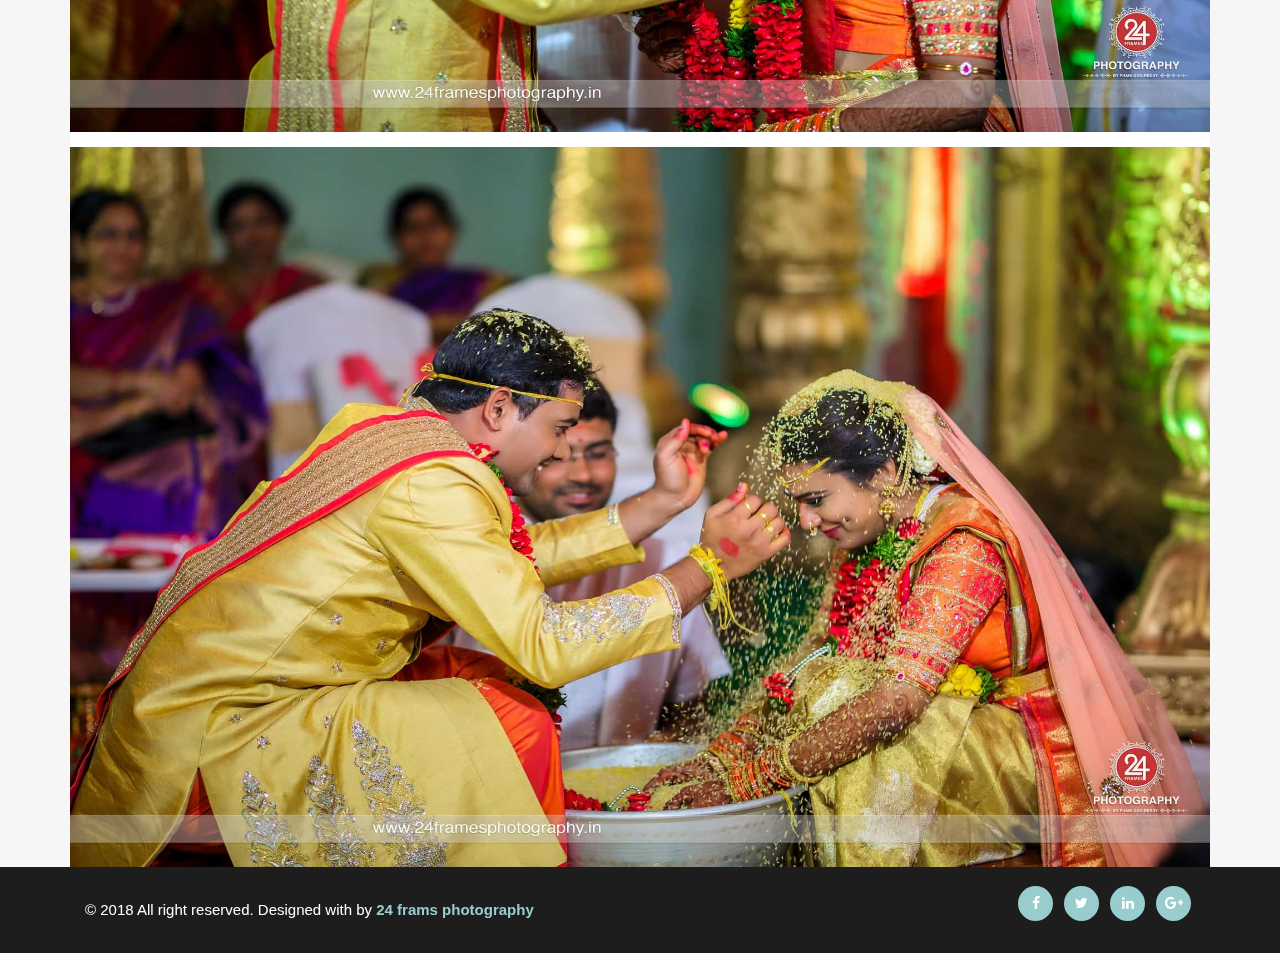
<file: grand-wedding-hyd.html>
<!DOCTYPE html>
<html lang="en">
  <head>
    <meta charset="utf-8">
    <!-- Viewport Meta Tag -->
    <meta name="viewport" content="width=device-width, initial-scale=1">
    <title>
     24 frames photography
    </title>
    <!-- Bootstrap -->
    <link rel="stylesheet" type="text/css" href="css/bootstrap.min.css">
    <!-- Main Style -->
    <link rel="stylesheet" type="text/css" href="css/main.css">
    <!-- Slicknav Css -->
    <link rel="stylesheet" type="text/css" href="css/slicknav.css">

    <!-- Responsive Style -->
    <link rel="stylesheet" type="text/css" href="css/responsive.css">
    <!--Fonts-->
    <link rel="stylesheet" media="screen" href="https://cdnjs.cloudflare.com/ajax/libs/font-awesome/4.7.0/css/font-awesome.css">

    <link rel="stylesheet" media="screen" href="css/simple-line-icons.css">    
     
    <!-- Extras -->
    <link rel="stylesheet" type="text/css" href="css/owl.carousel.css">
    <link rel="stylesheet" type="text/css" href="css/owl.theme.css">
    <link rel="stylesheet" type="text/css" href="css/animate.css">
    <link rel="stylesheet" type="text/css" href="css/normalize.css">
    <link rel="stylesheet" type="text/css" href="css/settings.css">

    <!-- Color CSS Styles  -->
    <link rel="stylesheet" type="text/css" href="css/green.css" /> 
 <link href="css/Custom.css" rel="stylesheet" />	

  </head>
    <body>
     <div>
	  <header id="header-wrap">
        <div class="container">
            <!-- Navbar Starts -->
            <nav class="navbar navbar-toggleable-sm navbar-light">
                <!-- Brand and toggle get grouped for better mobile display -->
   
            <!-- Navbar Starts -->
            <nav class="navbar navbar-toggleable-sm navbar-light">
                <!-- Brand and toggle get grouped for better mobile display -->
                <div class="navbar-header">
                    <button class="navbar-toggler" type="button" data-toggle="collapse" data-target="#main-menu" aria-controls="main-menu" aria-expanded="false" aria-label="Toggle navigation"></button>
                    <a class="navbar-brand  mobile_main_logo" href="index.html">
                       <img src="Images/Log_170x90.png" alt="24 frames photography logo" class="main_logo">
                    </a>
                </div>
                <div class="collapse navbar-collapse" id="main-menu">
                    <ul class="navbar-nav">
               
                        <li class="nav-item dropdown">
                            <a class="nav-link dropdown-toggle" href="#" data-toggle="dropdown" aria-haspopup="true" aria-expanded="false"> Photography <i class="fa fa-angle-down" aria-hidden="true"></i> </a>
                            <div class="dropdown-menu">
                                <a class="dropdown-item" href="about-us.html"> Weddings </a>
                                <a class="dropdown-item" href="about-us2.html"> Couple Shoot </a>
                            </div>
                        </li>

                        <li class="nav-item dropdown">
                            <a class="nav-link dropdown-toggle" href="#" data-toggle="dropdown" aria-haspopup="true" aria-expanded="false"> Filmmaking <i class="fa fa-angle-down" aria-hidden="true"></i> </a>
                            <div class="dropdown-menu">
                                <a class="dropdown-item" href="about-us.html"> Weddings </a>
                                <a class="dropdown-item" href="about-us2.html"> Pre weddings </a>
                            </div>
                        </li>

                        <li class="nav-item active">
                            <a class="nav-link active" href="#"><img src="Images/Log_170x90.png" alt="24 frames photography logo" class="main_logo"></a>
                        </li>
                        <li class="nav-item dropdown">
                            <a class="nav-link dropdown-toggle" href="#" data-toggle="dropdown" aria-haspopup="true" aria-expanded="false">Book us <i class="fa fa-angle-down" aria-hidden="true"></i> </a>
                            <div class="dropdown-menu">
                                <a class="dropdown-item" href="accordions.html"> Weddings </a>
                                <a class="dropdown-item" href="tabs.html"> Couple Shoot </a>
                                <a class="dropdown-item" href="buttons.html"> Pre weddings </a>

                            </div>
                        </li>
                        <li class="nav-item dropdown">
                            <a class="nav-link dropdown-toggle" href="#" data-toggle="dropdown" aria-haspopup="true" aria-expanded="false">About us <i class="fa fa-angle-down" aria-hidden="true"></i> </a>
                            <div class="dropdown-menu">
                                <a class="dropdown-item" href="portfolio-col-2.html"> About 24 Frams </a>
                                <a class="dropdown-item" href="portfolio-col-3.html"> Our Team </a>
                            </div>
                        </li>
         
            
                    </ul>
          
                </div>

                <!-- Mobile Menu Start -->
                <ul class="wpb-mobile-menu">
                    <li>
                        <a class="active" href="index.html">Home</a>
                    </li>
                    <li>
                        <a href="#">Pages</a>
                        <ul>
                            <li><a href="about-us.html">About Us</a></li>
                            <li><a href="about-us2.html">About Us 2</a></li>
                            <li><a href="team-page.html">Team Members</a></li>
                            <li><a href="services.html">Services</a></li>
                            <li><a href="service2.html">Services 2</a></li>
                            <li><a href="contact1.html">Contact Us</a></li>
                            <li><a href="contact1.html">Contact Us 2</a></li>
                            <li><a href="pricing.html">Pricing</a></li>
                            <li><a href="404.html">404</a></li>
                        </ul>
                    </li>
                    <li>
                        <a href="#">Shortcodes</a>
                        <ul>
                            <li><a href="accordions.html">Accordions</a></li>
                            <li><a href="tabs.html">Tabs</a></li>
                            <li><a href="buttons.html">Buttons</a></li>
                            <li><a href="skills.html">Progress Bars</a></li>
                            <li><a href="testimonials.html">Testimonials</a></li>
                            <li><a href="clients.html">Clients</a></li>
                            <li><a href="icon.html">Icon Boxes</a></li>
                            <li><a href="team.html">Team</a></li>
                            <li><a href="carousel.html">Carousel</a></li>
                            <li><a href="maps.html">Google Maps</a></li>
                            <li><a href="pricing.html">Pricing tables</a></li>
                            <li><a href="notification.html">Notification</a></li>
                        </ul>
                    </li>
                    <li>
                        <a href="#">Portfolio</a>
                        <ul>
                            <li><a href="portfolio-col-2.html">Portfolio 2 Columns</a></li>
                            <li><a href="portfolio-col-3.html">Portfolio 3 Columns</a></li>
                            <li><a href="portfolio-col-4.html">Portfolio 4 Columns</a></li>
                            <li><a href="portfolio-item.html">Portfolio Single</a></li>
                        </ul>
                    </li>
                    <li>
                        <a href="#">Blog</a>
                        <ul>
                            <li><a href="sidebar-right.html">Sidebar Right</a></li>
                            <li><a href="sidebar-left.html">Sidebar Left</a></li>
                            <li><a href="sidebar-full.html">Full Width</a></li>
                            <li><a href="blog-single.html">Single Post</a></li>
                            <li><a href="blog-grids.html">Blog Grids</a></li>
                        </ul>
                    </li>
                    <li>
                        <a href="#">Contact Us</a>
                        <ul>
                            <li><a href="contact1.html">Contact us 1</a></li>
                            <li><a href="contact2.html">Contact us 2</a></li>
                        </ul>
                    </li>
                </ul>
                <!-- Mobile Menu End -->

            </nav>
        </div>
    </header>
	    <!-- Page Header -->
	<div class="container-fluid sub-page-body">
	<br>
		<div class="container sub-page-container-body">
		  <div class="row sub-page-container-images1">
			
				<img src="Images/wedding/Rakesh+Nyruthi/Rakesh+Nyruthi1.jpg">
		
		  </div>
		  
		   <div class="row sub-page-container-images">
		   <div class="col-md-12 sub-page-headings">
				<h2> A priceless Memory  </h2>
				<h5> { Antony Prince & Pooja Kavalakkat } </h5>
				<h6>Photographed by - 24 frams </p>
				<div>
				<p>Prince Jewellery – a renowned name in the Industry, is known for its finesse taste. 
				Their quality of celebrating life extended into their family wedding gala too, which was nothing short of a spectacle. 
				It’s been 5 years since we Shoot his brother Joseph’s wedding, and back again now, when we Shoot Prince’s, 
				we couldn’t help but feel nostalgic about all the good memories we share. The same venue, Santhome church, 
				and the same positive vibe filling the air, the Christian wedding was filled with family and tradition. 
				The groom Antony had seen the bride Pooja only twice or thrice before the wedding. So after the gradual wait of time,
				when they finally got to hold hands for a long time, it felt like a full moon, the feeling of completeness.</p>
				</div>
			</div>
		
		  </div>
		  
		  
		  
		  
		  <div class="row sub-page-container-images">
			
			<img src="Images/wedding/Rakesh+Nyruthi/Rakesh+Nyruthi18.jpg">
		
		  </div>
		  <div class="row sub-page-container-images">
			
			<img src="Images/wedding/Rakesh+Nyruthi/Rakesh+Nyruthi13.jpg">
		
		  </div>
		  <div class="row sub-page-container-images">
			
				<img src="Images/wedding/Rakesh+Nyruthi/Rakesh+Nyruthi2.jpg">
		
		  </div>
		  <div class="row sub-page-container-images">
			
			<img src="Images/wedding/Rakesh+Nyruthi/Rakesh+Nyruthi8.jpg">
		
		  </div>
		  <div class="row sub-page-container-images">
			
				<img src="Images/wedding/Rakesh+Nyruthi/Rakesh+Nyruthi4.jpg">
		
		  </div>
		   <div class="row sub-page-container-images">
			
				<img src="Images/wedding/Rakesh+Nyruthi/Rakesh+Nyruthi16.jpg">
		
		  </div>
		   <div class="row sub-page-container-images">
			
		<img src="Images/wedding/Rakesh+Nyruthi/Rakesh+Nyruthi15.jpg">
		
		  </div>
		   <div class="row sub-page-container-images">
			
			<img src="Images/wedding/Rakesh+Nyruthi/Rakesh+Nyruthi14.jpg">
		
		  </div>
		   <div class="row sub-page-container-images">
			
			<img src="Images/wedding/Rakesh+Nyruthi/Rakesh+Nyruthi3.jpg">
		
		  </div>
		    <div class="row sub-page-container-images">
			
		<img src="Images/wedding/Rakesh+Nyruthi/Rakesh+Nyruthi5.jpg">
		
		  </div>
		    <div class="row sub-page-container-images">
			
				<img src="Images/wedding/Rakesh+Nyruthi/Rakesh+Nyruthi6.jpg">
		
		  </div>
		    <div class="row sub-page-container-images">
			
				<img src="Images/wedding/Rakesh+Nyruthi/Rakesh+Nyruthi11.jpg">
		
		  </div>
		    <div class="row sub-page-container-images">
			
				<img src="Images/wedding/Rakesh+Nyruthi/Rakesh+Nyruthi7.jpg">
		
		  </div>
		    <div class="row sub-page-container-images">
			
				<img src="Images/wedding/Rakesh+Nyruthi/Rakesh+Nyruthi10.jpg">
		
		  </div>
		    <div class="row sub-page-container-images">
			
				<img src="Images/wedding/Rakesh+Nyruthi/Rakesh+Nyruthi17.jpg">
		
		  </div>
		    <div class="row sub-page-container-images">
			
		<img src="Images/wedding/Rakesh+Nyruthi/Rakesh+Nyruthi9.jpg">
		
		  </div>
		    <div class="row sub-page-container-images">
			
				<img src="Images/wedding/Rakesh+Nyruthi/Rakesh+Nyruthi12.jpg">
		
		  </div>
		
		  
		</div>
	
	
	</div>
	
	    <!-- Footer Section -->
    <footer>
      <!-- Copyright -->
      <div id="copyright">
        <div class="container">
          <div class="row">
            <div class="col-md-6 col-sm-6">
              <p class="copyright-text">
                ©  2018 All right reserved. Designed with by <a href="#">24 frams photography </a>
              </p>
            </div>
            <div class="col-md-6  col-sm-6 social_media_icons">
         <div class="social-footer">
              <a href="#"><i class="fa fa-facebook icon-round"></i></a>
              <a href="#"><i class="fa fa-twitter icon-round"></i></a>
              <a href="#"><i class="fa fa-linkedin icon-round"></i></a>
              <a href="#"><i class="fa fa-google-plus icon-round"></i></a>
            </div>        
            </div>
          </div>
        </div>
      </div>
      <!-- Copyright  End-->
    </footer>
    <!-- Footer Section End-->
	
	
	
	
	
	<a href="#" class="back-to-top">
      <i class="fa fa-angle-up">
      </i>
    </a> 
	  <!-- JavaScript & jQuery Plugins -->
    <script src="js/jquery-min.js"></script>
    <!-- Tether Js -->
    <script src="js/tether.min.js"></script>
    <!-- Bootstrap JS -->    
    <script src="js/bootstrap.min.js"></script>

    <!--Text Rotator-->
    <script src="js/jquery.mixitup.js"></script>
    <!--WOW Scroll Spy-->
    <script src="js/wow.js"></script>
    <!-- OWL Carousel -->
    <script src="js/owl.carousel.js"></script> 
    <!-- WayPoint -->
	 <script src="js/jquery.slicknav.js"></script> 
    <!-- Appear -->
    <script src="js/jquery.appear.js"></script>
    <!-- Vide js -->
    <script src="js/jquery.vide.js"></script>
     <!-- All JS plugin Triggers -->
	  <script src="js/Custom_js.js"></script> 
    <script src="js/main.js"></script> 

</div>
		
  </body>
</html>
</file>
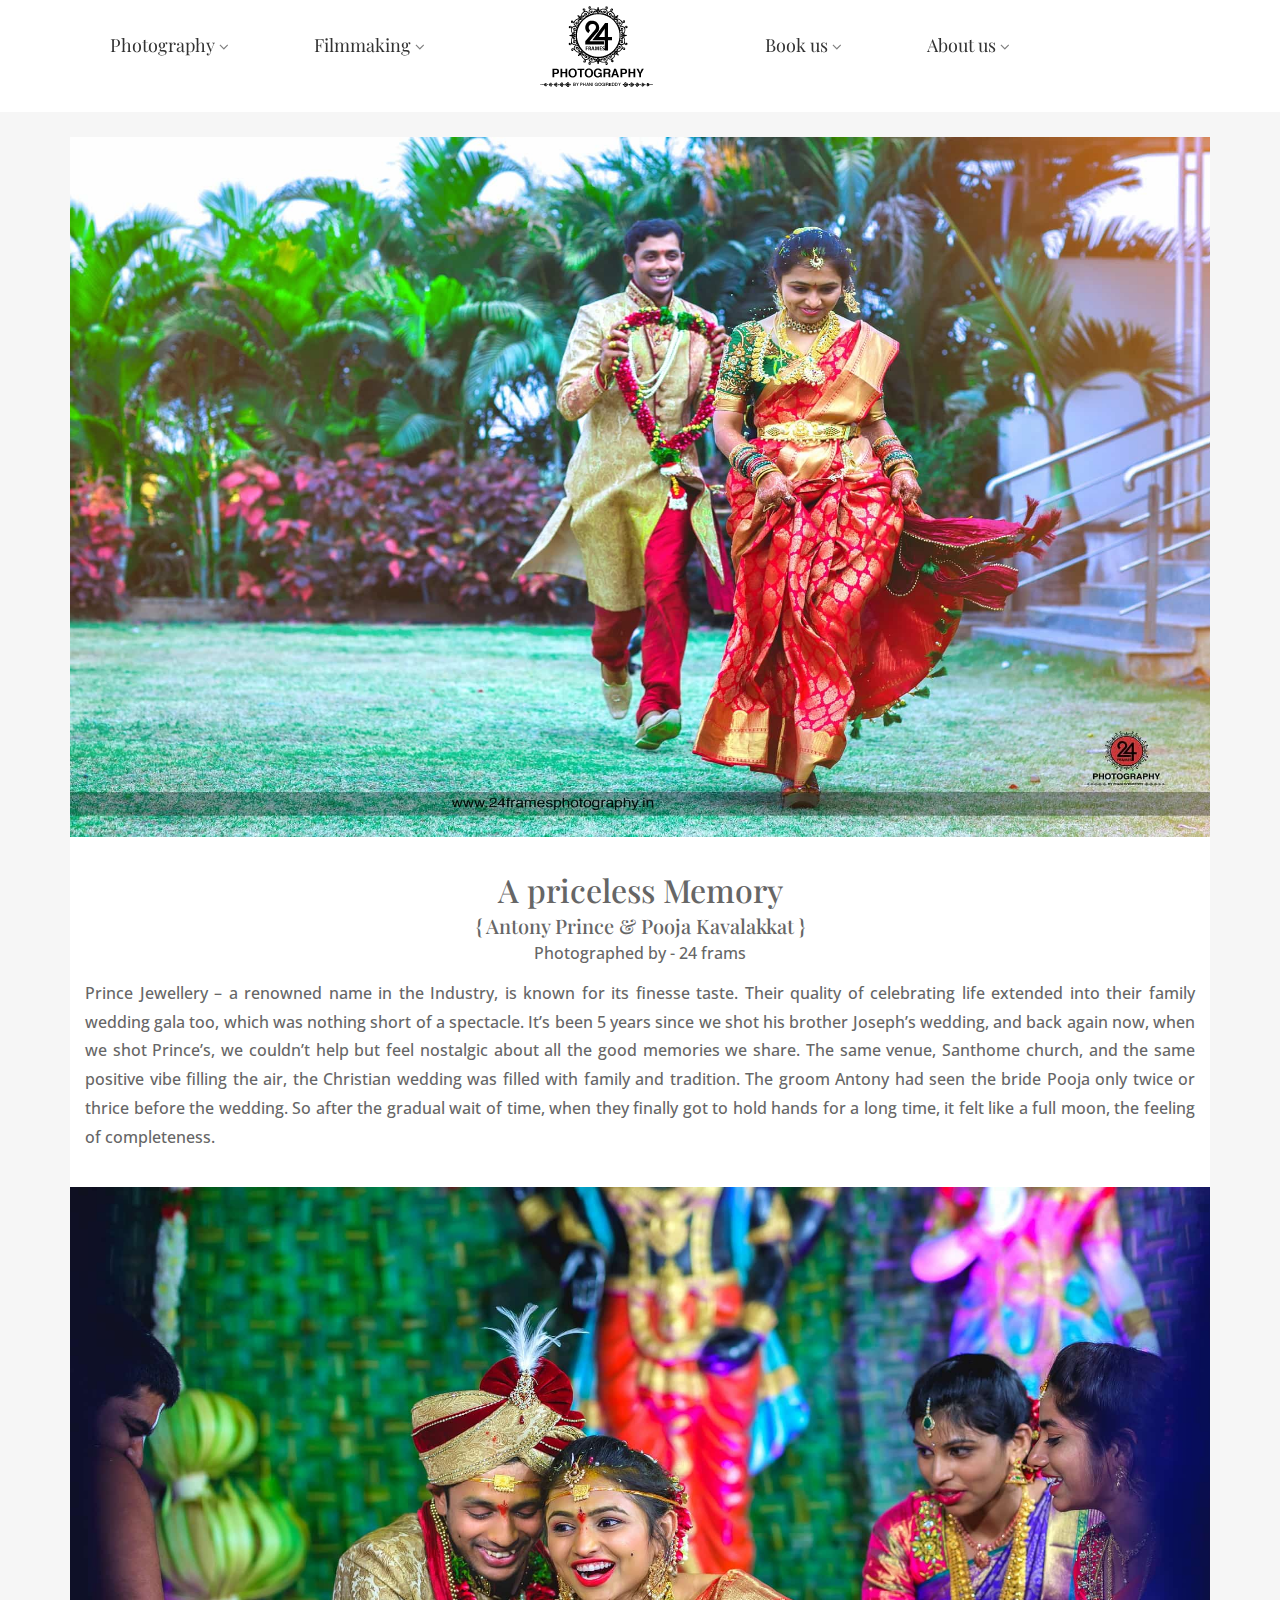
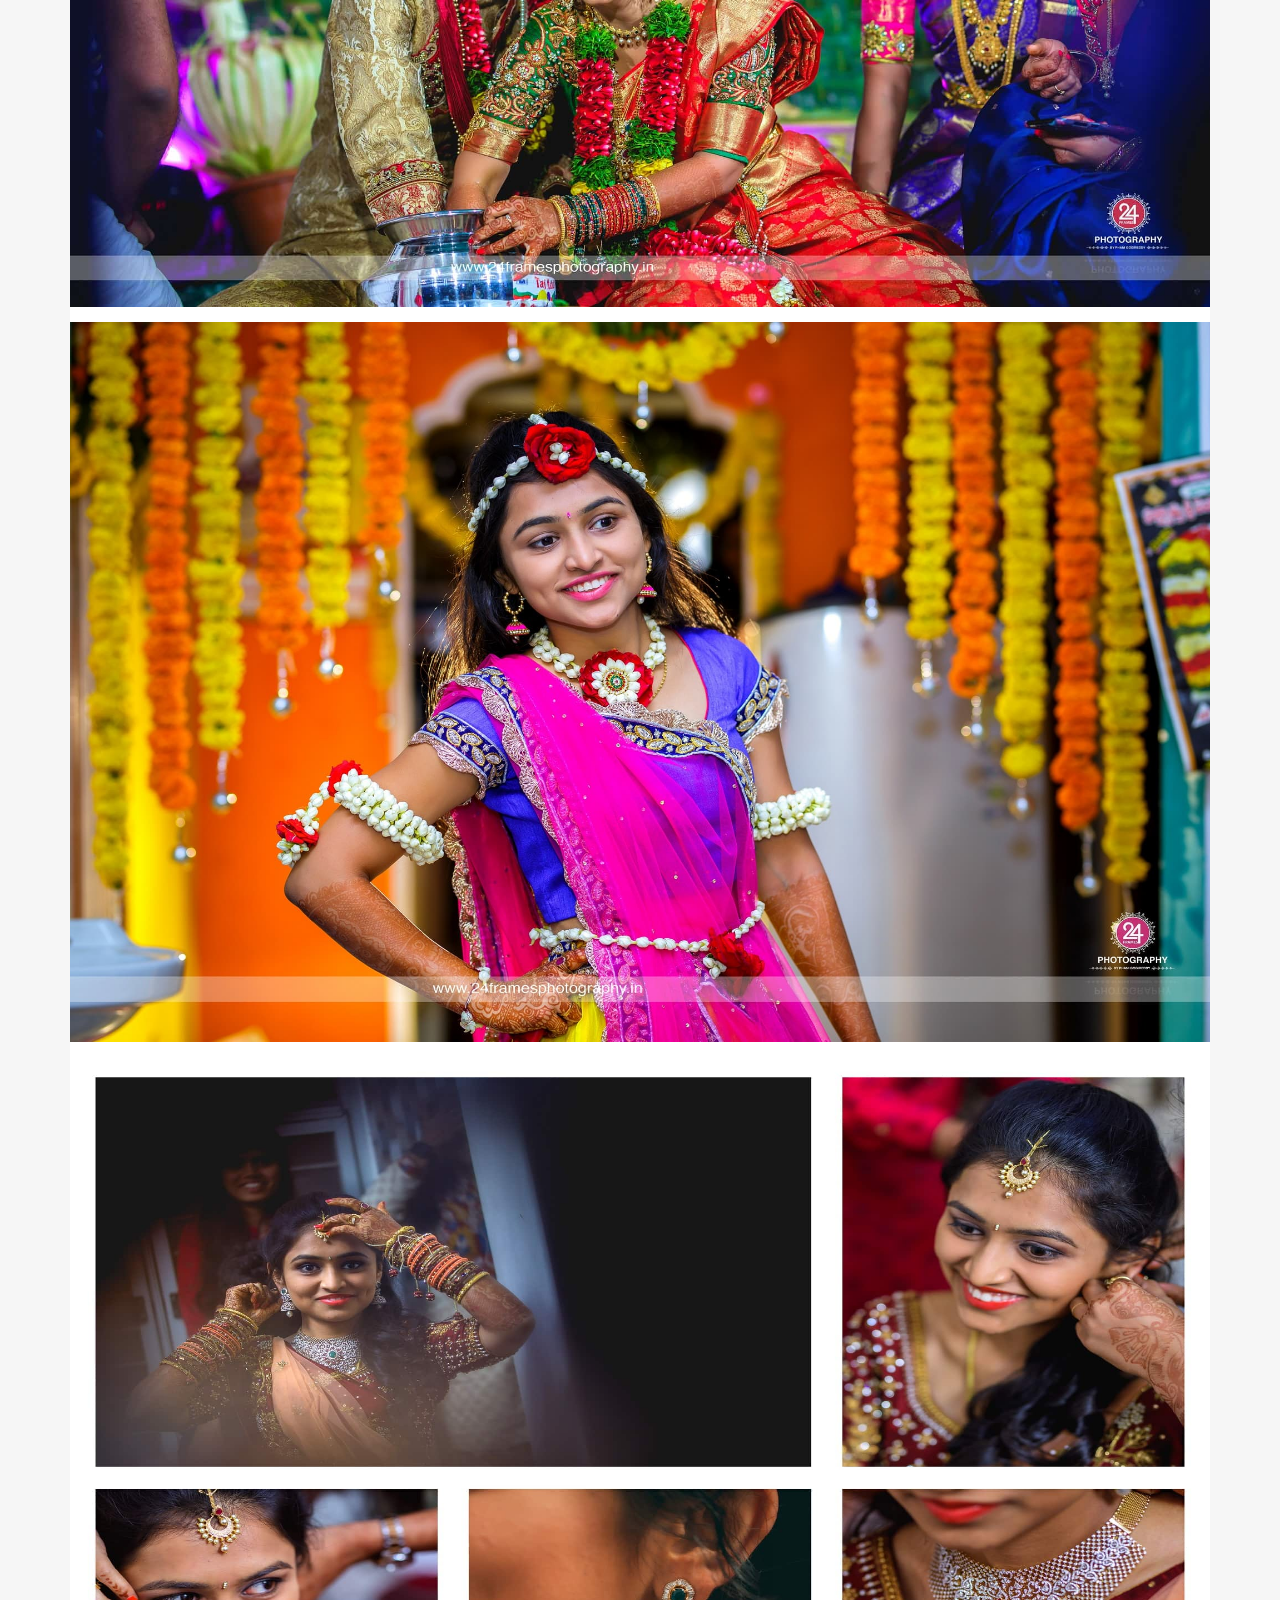
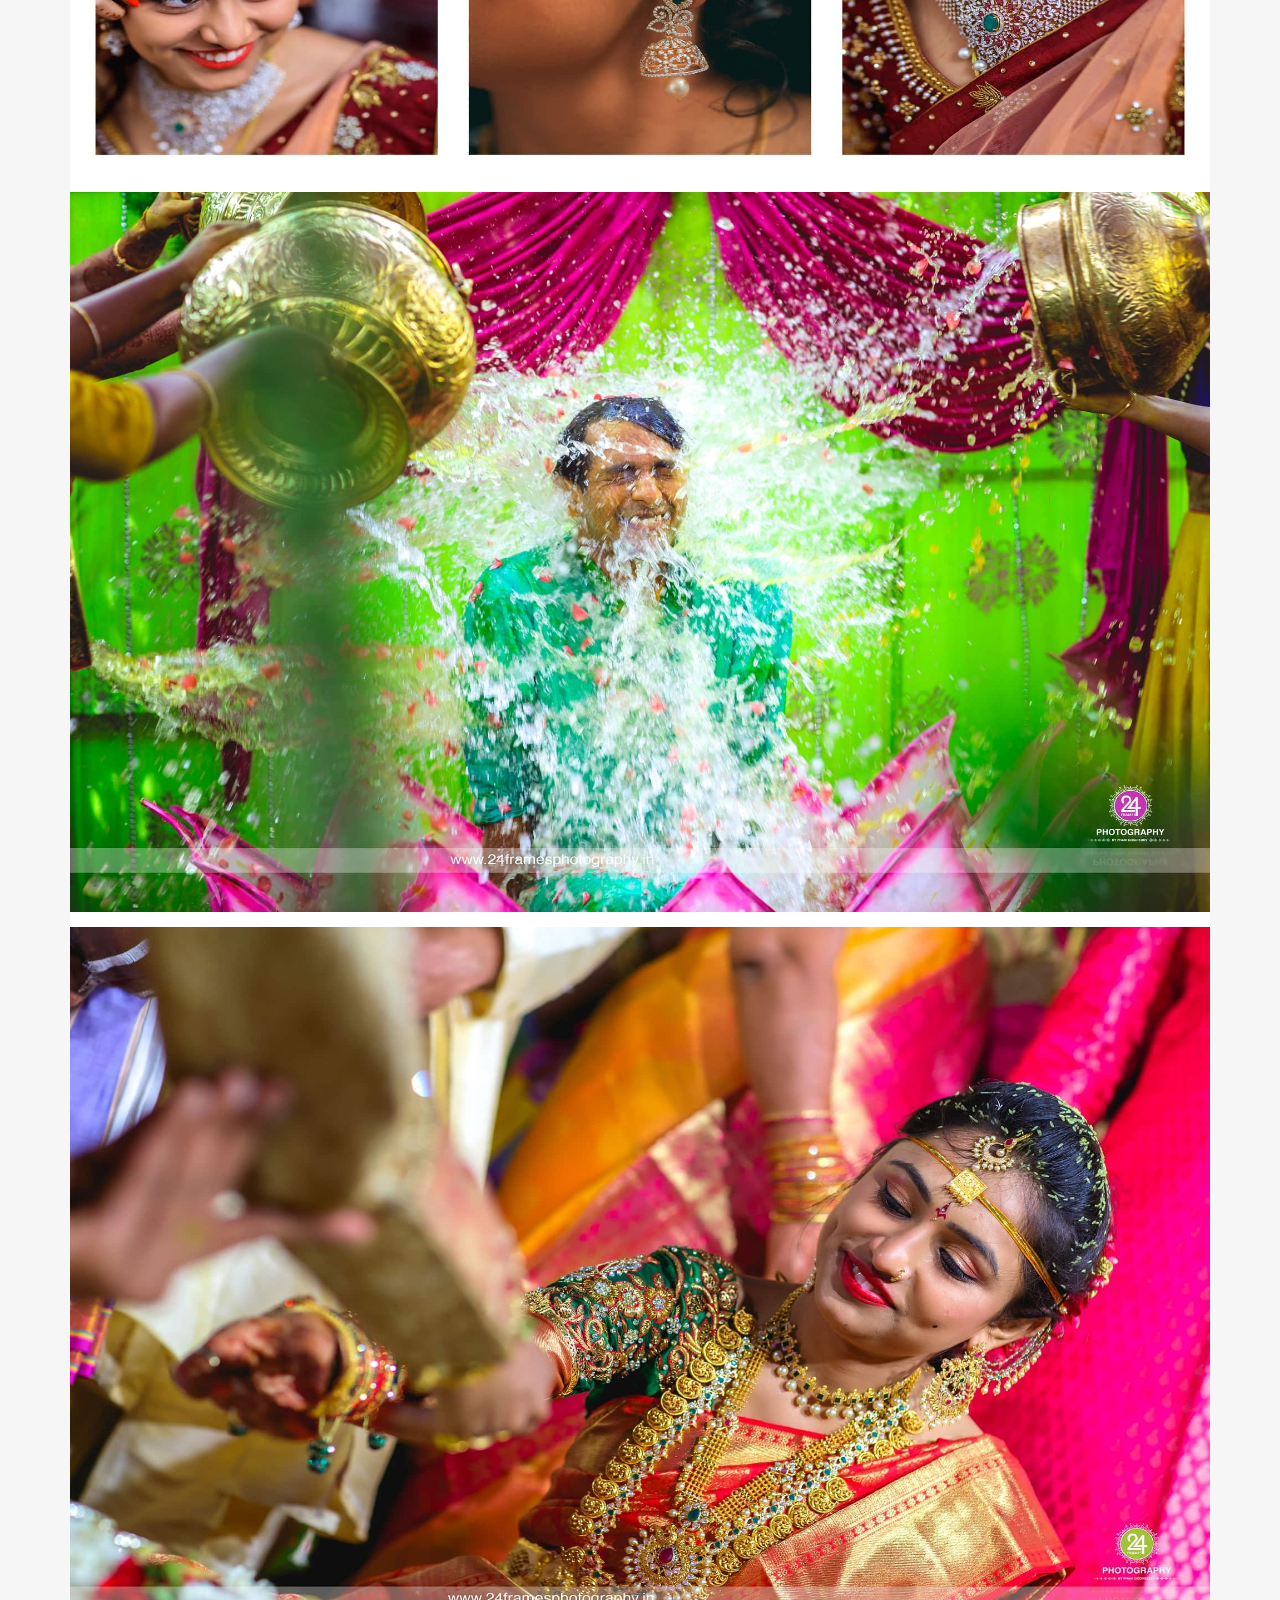
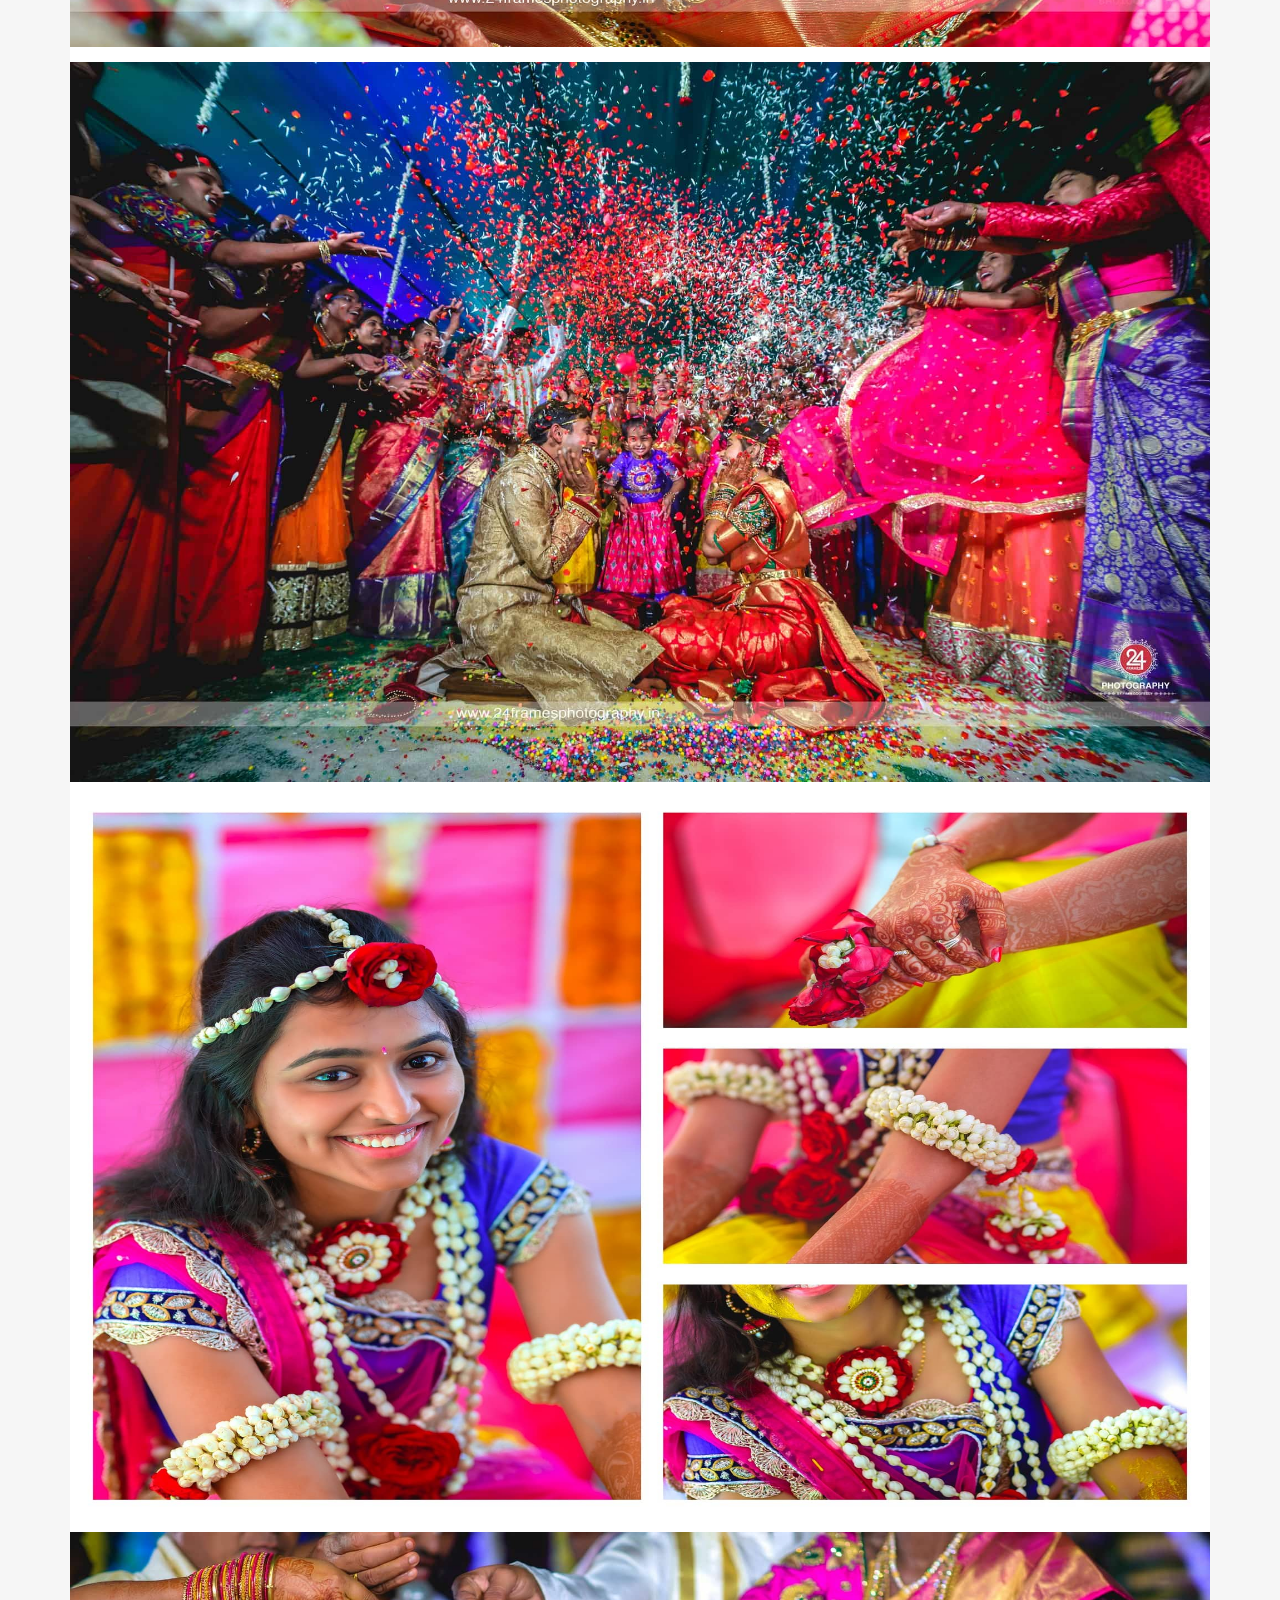
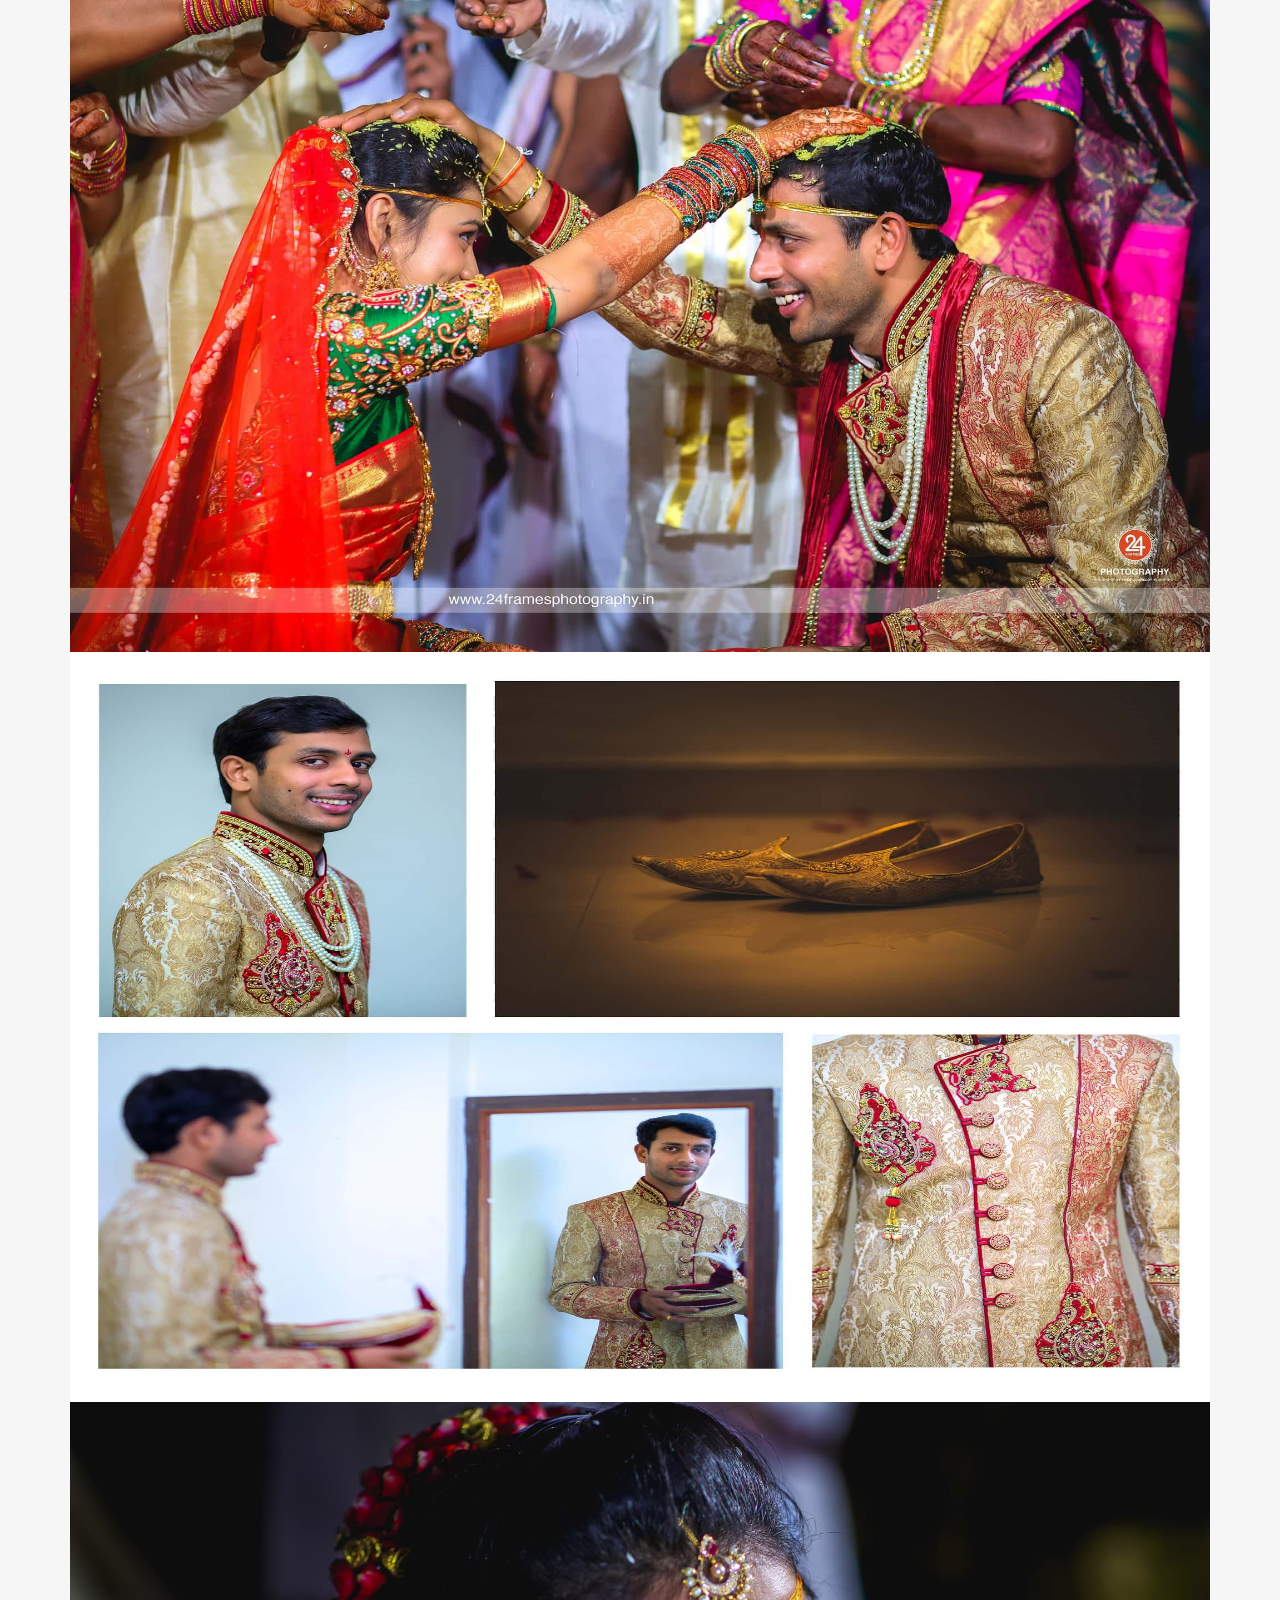
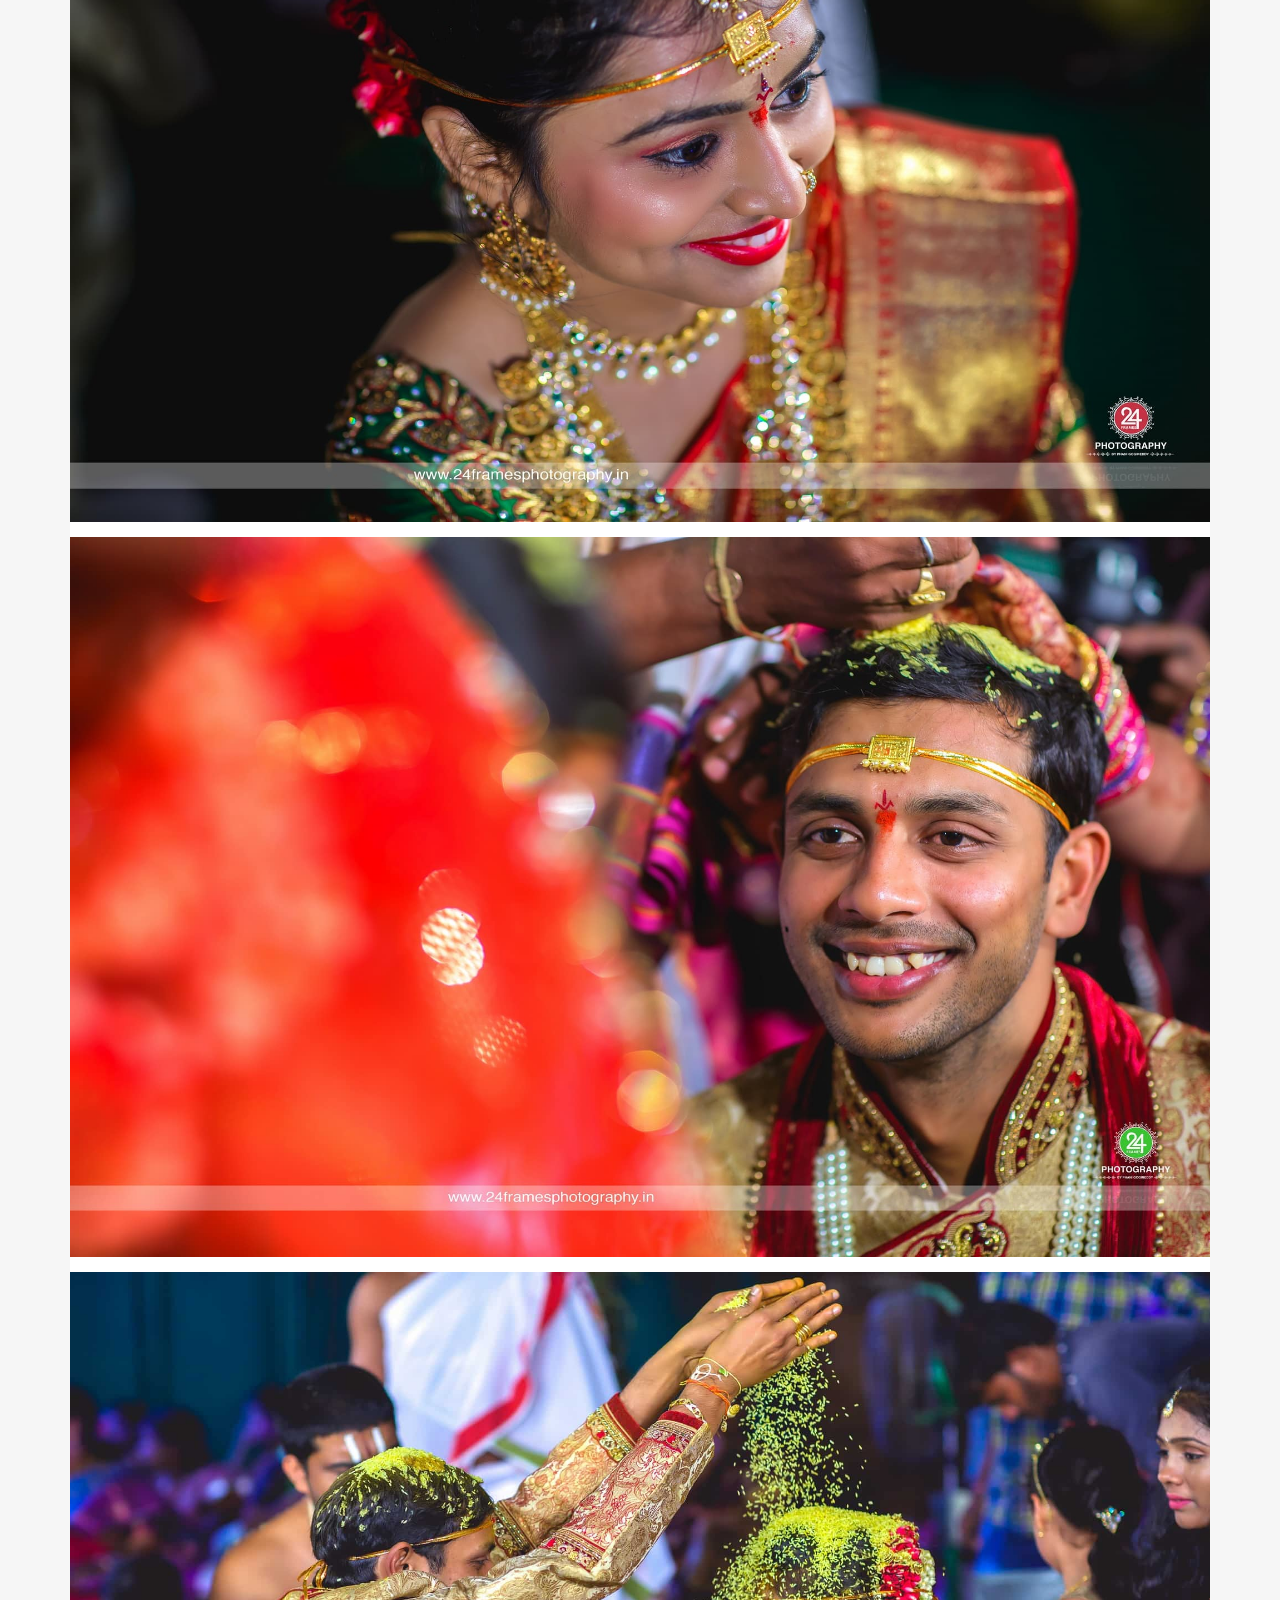
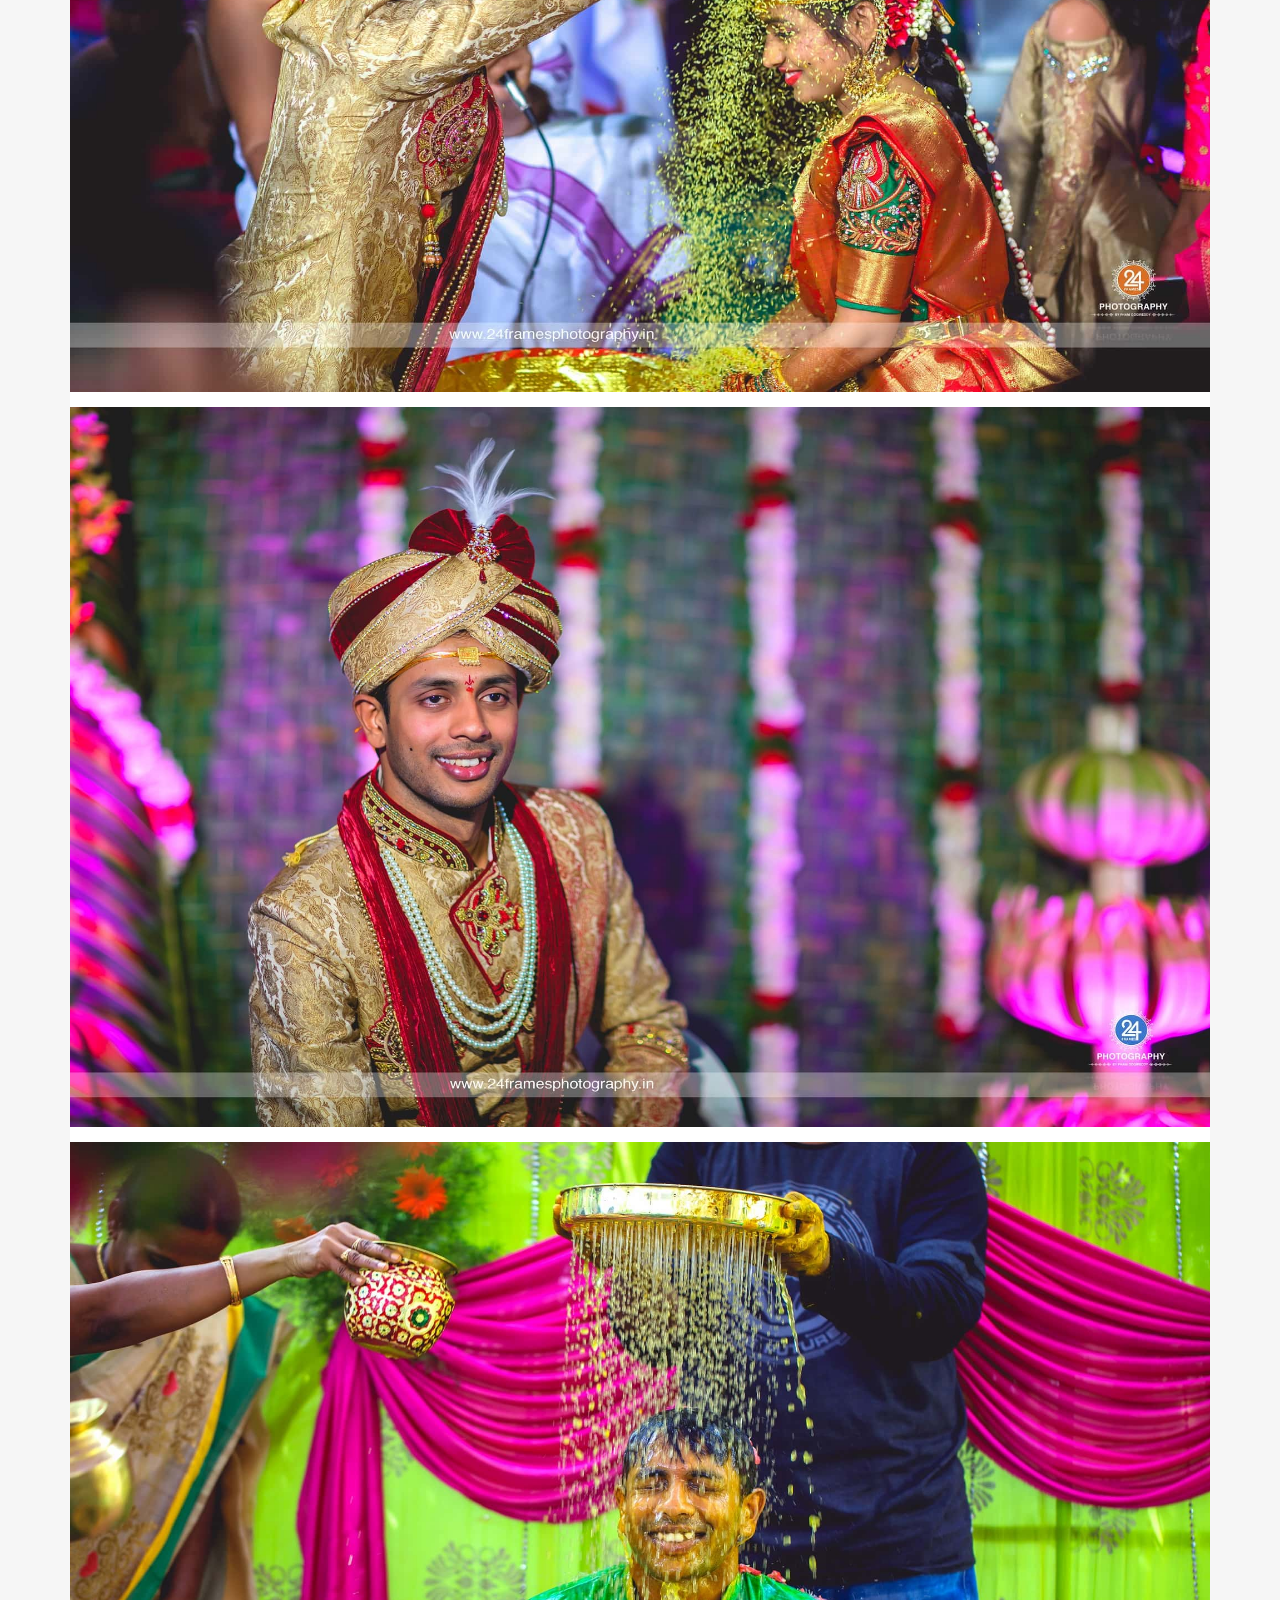
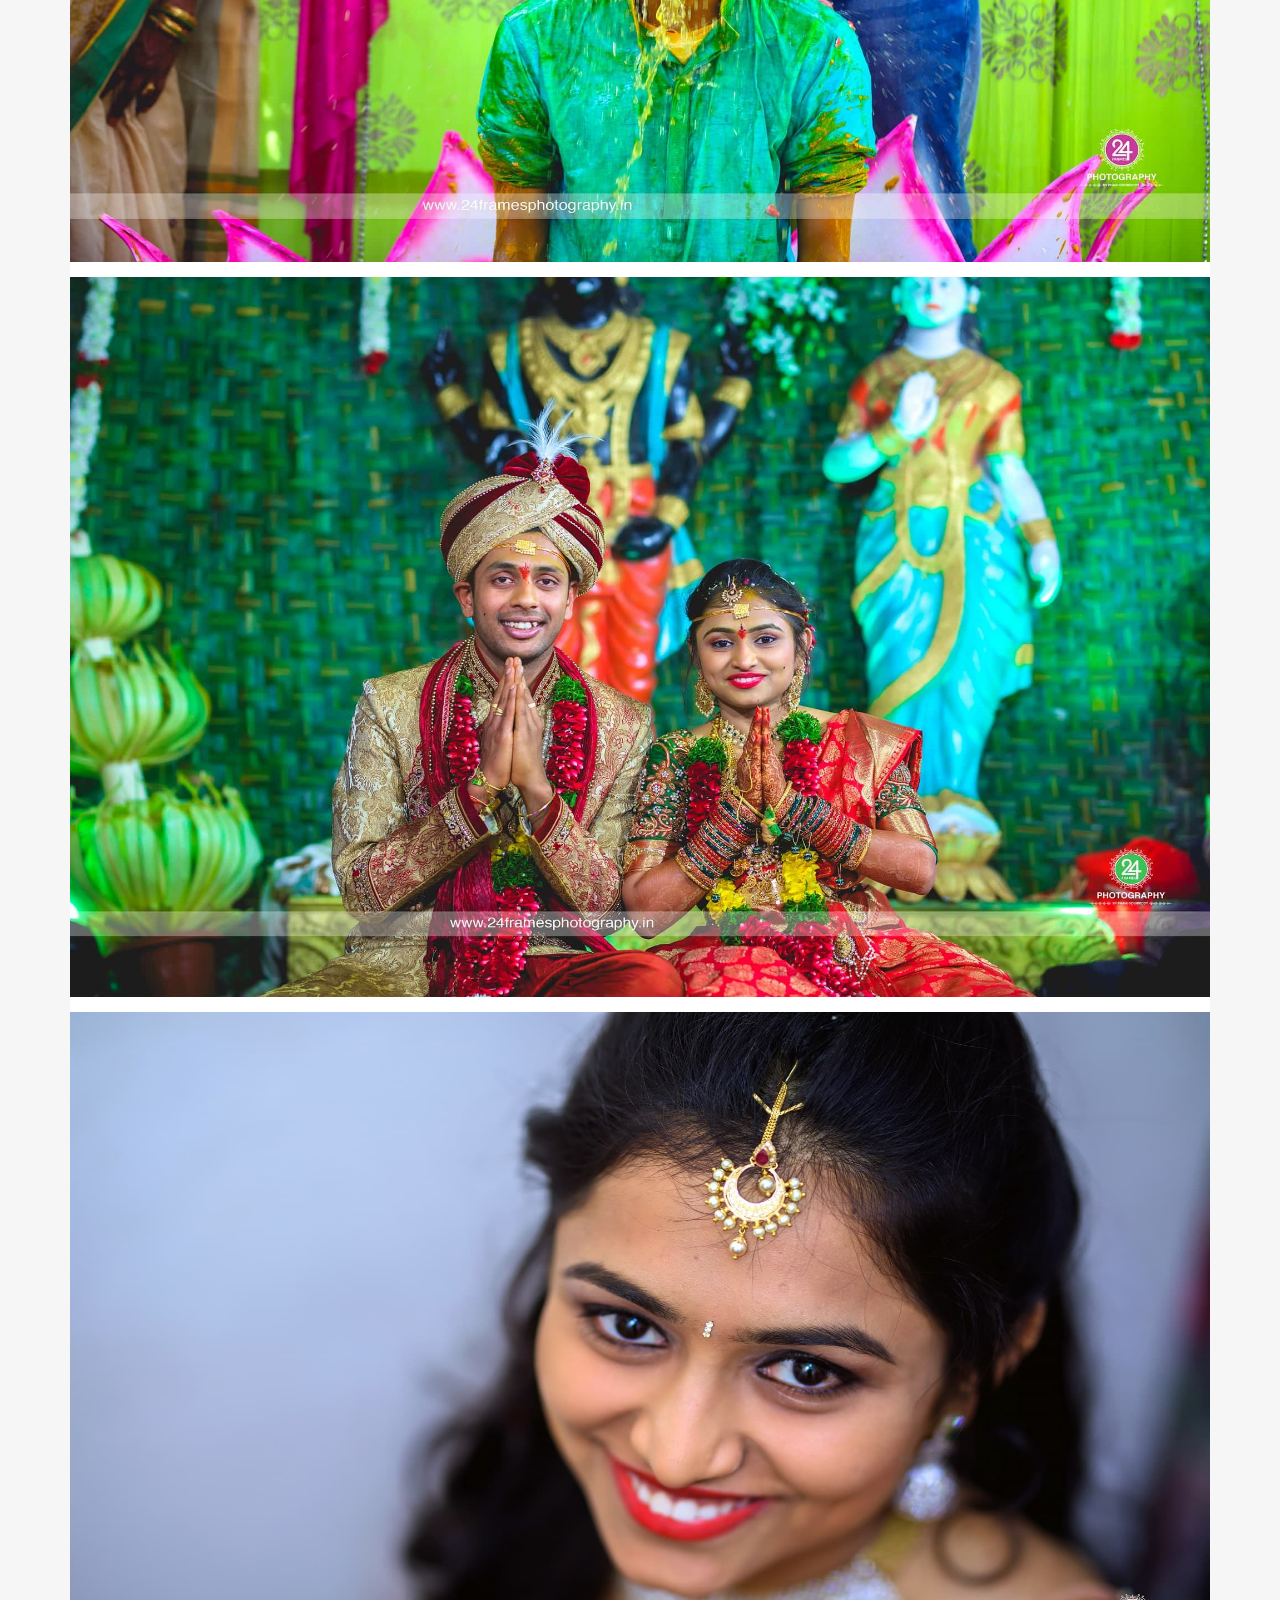
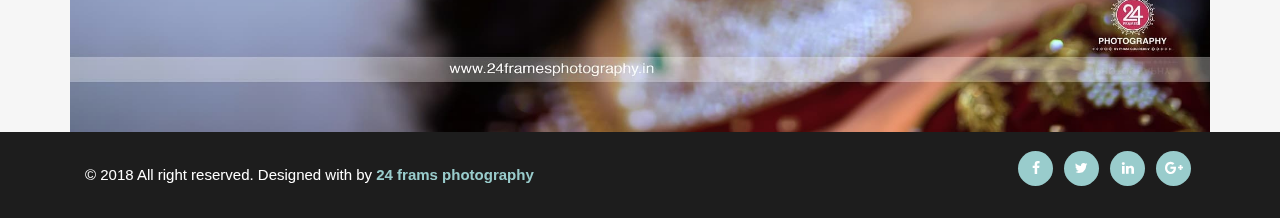
<file: grand-wedding.html>
<!DOCTYPE html>
<html lang="en">
  <head>
    <meta charset="utf-8">
    <!-- Viewport Meta Tag -->
    <meta name="viewport" content="width=device-width, initial-scale=1">
    <title>
     24 frames photography
    </title>
    <!-- Bootstrap -->
    <link rel="stylesheet" type="text/css" href="css/bootstrap.min.css">
    <!-- Main Style -->
    <link rel="stylesheet" type="text/css" href="css/main.css">
    <!-- Slicknav Css -->
    <link rel="stylesheet" type="text/css" href="css/slicknav.css">

    <!-- Responsive Style -->
    <link rel="stylesheet" type="text/css" href="css/responsive.css">
    <!--Fonts-->
    <link rel="stylesheet" media="screen" href="https://cdnjs.cloudflare.com/ajax/libs/font-awesome/4.7.0/css/font-awesome.css">

    <link rel="stylesheet" media="screen" href="css/simple-line-icons.css">    
     
    <!-- Extras -->
    <link rel="stylesheet" type="text/css" href="css/owl.carousel.css">
    <link rel="stylesheet" type="text/css" href="css/owl.theme.css">
    <link rel="stylesheet" type="text/css" href="css/animate.css">
    <link rel="stylesheet" type="text/css" href="css/normalize.css">
    <link rel="stylesheet" type="text/css" href="css/settings.css">

    <!-- Color CSS Styles  -->
    <link rel="stylesheet" type="text/css" href="css/green.css" /> 
 <link href="css/Custom.css" rel="stylesheet" />	

  </head>
    <body>
     <div>
  <header id="header-wrap">
        <div class="container">
            <!-- Navbar Starts -->
            <nav class="navbar navbar-toggleable-sm navbar-light">
                <!-- Brand and toggle get grouped for better mobile display -->
   
            <!-- Navbar Starts -->
            <nav class="navbar navbar-toggleable-sm navbar-light">
                <!-- Brand and toggle get grouped for better mobile display -->
                <div class="navbar-header">
                    <button class="navbar-toggler" type="button" data-toggle="collapse" data-target="#main-menu" aria-controls="main-menu" aria-expanded="false" aria-label="Toggle navigation"></button>
                    <a class="navbar-brand  mobile_main_logo" href="index.html">
                       <img src="Images/Log_170x90.png" alt="24 frames photography logo" class="main_logo">
                    </a>
                </div>
                <div class="collapse navbar-collapse" id="main-menu">
                    <ul class="navbar-nav">
               
                        <li class="nav-item dropdown">
                            <a class="nav-link dropdown-toggle" href="#" data-toggle="dropdown" aria-haspopup="true" aria-expanded="false"> Photography <i class="fa fa-angle-down" aria-hidden="true"></i> </a>
                            <div class="dropdown-menu">
                                <a class="dropdown-item" href="about-us.html"> Weddings </a>
                                <a class="dropdown-item" href="about-us2.html"> Couple Shoot </a>
                            </div>
                        </li>

                        <li class="nav-item dropdown">
                            <a class="nav-link dropdown-toggle" href="#" data-toggle="dropdown" aria-haspopup="true" aria-expanded="false"> Filmmaking <i class="fa fa-angle-down" aria-hidden="true"></i> </a>
                            <div class="dropdown-menu">
                                <a class="dropdown-item" href="about-us.html"> Weddings </a>
                                <a class="dropdown-item" href="about-us2.html"> Pre weddings </a>
                            </div>
                        </li>

                        <li class="nav-item active">
                            <a class="nav-link active" href="#"><img src="Images/Log_170x90.png" alt="24 frames photography logo" class="main_logo"></a>
                        </li>
                        <li class="nav-item dropdown">
                            <a class="nav-link dropdown-toggle" href="#" data-toggle="dropdown" aria-haspopup="true" aria-expanded="false">Book us <i class="fa fa-angle-down" aria-hidden="true"></i> </a>
                            <div class="dropdown-menu">
                                <a class="dropdown-item" href="accordions.html"> Weddings </a>
                                <a class="dropdown-item" href="tabs.html"> Couple Shoot </a>
                                <a class="dropdown-item" href="buttons.html"> Pre weddings </a>

                            </div>
                        </li>
                        <li class="nav-item dropdown">
                            <a class="nav-link dropdown-toggle" href="#" data-toggle="dropdown" aria-haspopup="true" aria-expanded="false">About us <i class="fa fa-angle-down" aria-hidden="true"></i> </a>
                            <div class="dropdown-menu">
                                <a class="dropdown-item" href="portfolio-col-2.html"> About 24 Frams </a>
                                <a class="dropdown-item" href="portfolio-col-3.html"> Our Team </a>
                            </div>
                        </li>
         
            
                    </ul>
          
                </div>

                <!-- Mobile Menu Start -->
                <ul class="wpb-mobile-menu">
                    <li>
                        <a class="active" href="index.html">Home</a>
                    </li>
                    <li>
                        <a href="#">Pages</a>
                        <ul>
                            <li><a href="about-us.html">About Us</a></li>
                            <li><a href="about-us2.html">About Us 2</a></li>
                            <li><a href="team-page.html">Team Members</a></li>
                            <li><a href="services.html">Services</a></li>
                            <li><a href="service2.html">Services 2</a></li>
                            <li><a href="contact1.html">Contact Us</a></li>
                            <li><a href="contact1.html">Contact Us 2</a></li>
                            <li><a href="pricing.html">Pricing</a></li>
                            <li><a href="404.html">404</a></li>
                        </ul>
                    </li>
                    <li>
                        <a href="#">Shortcodes</a>
                        <ul>
                            <li><a href="accordions.html">Accordions</a></li>
                            <li><a href="tabs.html">Tabs</a></li>
                            <li><a href="buttons.html">Buttons</a></li>
                            <li><a href="skills.html">Progress Bars</a></li>
                            <li><a href="testimonials.html">Testimonials</a></li>
                            <li><a href="clients.html">Clients</a></li>
                            <li><a href="icon.html">Icon Boxes</a></li>
                            <li><a href="team.html">Team</a></li>
                            <li><a href="carousel.html">Carousel</a></li>
                            <li><a href="maps.html">Google Maps</a></li>
                            <li><a href="pricing.html">Pricing tables</a></li>
                            <li><a href="notification.html">Notification</a></li>
                        </ul>
                    </li>
                    <li>
                        <a href="#">Portfolio</a>
                        <ul>
                            <li><a href="portfolio-col-2.html">Portfolio 2 Columns</a></li>
                            <li><a href="portfolio-col-3.html">Portfolio 3 Columns</a></li>
                            <li><a href="portfolio-col-4.html">Portfolio 4 Columns</a></li>
                            <li><a href="portfolio-item.html">Portfolio Single</a></li>
                        </ul>
                    </li>
                    <li>
                        <a href="#">Blog</a>
                        <ul>
                            <li><a href="sidebar-right.html">Sidebar Right</a></li>
                            <li><a href="sidebar-left.html">Sidebar Left</a></li>
                            <li><a href="sidebar-full.html">Full Width</a></li>
                            <li><a href="blog-single.html">Single Post</a></li>
                            <li><a href="blog-grids.html">Blog Grids</a></li>
                        </ul>
                    </li>
                    <li>
                        <a href="#">Contact Us</a>
                        <ul>
                            <li><a href="contact1.html">Contact us 1</a></li>
                            <li><a href="contact2.html">Contact us 2</a></li>
                        </ul>
                    </li>
                </ul>
                <!-- Mobile Menu End -->

            </nav>
        </div>
    </header>
	    <!-- Page Header -->
	<div class="container-fluid sub-page-body">
	<br>
		<div class="container sub-page-container-body">
		  <div class="row sub-page-container-images1">
			
			<img src="Images/wedding/Nithin+Divya/Nithin+Divya1.jpg">
		
		  </div>
		  
		   <div class="row sub-page-container-images">
		   <div class="col-md-12 sub-page-headings">
				<h2> A priceless Memory  </h2>
				<h5> { Antony Prince & Pooja Kavalakkat } </h5>
				<h6>Photographed by - 24 frams </p>
				<div>
				<p>Prince Jewellery – a renowned name in the Industry, is known for its finesse taste. 
				Their quality of celebrating life extended into their family wedding gala too, which was nothing short of a spectacle. 
				It’s been 5 years since we shot his brother Joseph’s wedding, and back again now, when we shot Prince’s, 
				we couldn’t help but feel nostalgic about all the good memories we share. The same venue, Santhome church, 
				and the same positive vibe filling the air, the Christian wedding was filled with family and tradition. 
				The groom Antony had seen the bride Pooja only twice or thrice before the wedding. So after the gradual wait of time,
				when they finally got to hold hands for a long time, it felt like a full moon, the feeling of completeness.</p>
				</div>
			</div>
		
		  </div>
		  
		  
		  
		  
		  <div class="row sub-page-container-images">
			
				<img src="Images/wedding/Nithin+Divya/Nithin+Divya15.jpg">
		
		  </div>
		  <div class="row sub-page-container-images">
			
			<img src="Images/wedding/Nithin+Divya/Nithin+Divya2.jpg">
		
		  </div>
		  <div class="row sub-page-container-images">
			
		<img src="Images/wedding/Nithin+Divya/Nithin+Divya17.jpg">
		
		  </div>
		  <div class="row sub-page-container-images">
			
				<img src="Images/wedding/Nithin+Divya/Nithin+Divya5.jpg">
		  </div>
		  <div class="row sub-page-container-images">
			
				<img src="Images/wedding/Nithin+Divya/Nithin+Divya10.jpg">
		  </div>
		   <div class="row sub-page-container-images">
			
				<img src="Images/wedding/Nithin+Divya/Nithin+Divya13.jpg">
		
		  </div>
		   <div class="row sub-page-container-images">
			
				<img src="Images/wedding/Nithin+Divya/Nithin+Divya3.jpg">
		
		  </div>
		   <div class="row sub-page-container-images">
			
			<img src="Images/wedding/Nithin+Divya/Nithin+Divya11.jpg">
		
		  </div>
		   <div class="row sub-page-container-images">
			
				<img src="Images/wedding/Nithin+Divya/Nithin+Divya8.jpg">
		
		  </div>
		    <div class="row sub-page-container-images">
			
				<img src="Images/wedding/Nithin+Divya/Nithin+Divya6.jpg">
		
		  </div>
		    <div class="row sub-page-container-images">
			
				<img src="Images/wedding/Nithin+Divya/Nithin+Divya9.jpg">
		
		  </div>
		    <div class="row sub-page-container-images">
			
				<img src="Images/wedding/Nithin+Divya/Nithin+Divya12.jpg">
		
		  </div>
		    <div class="row sub-page-container-images">
			
			<img src="Images/wedding/Nithin+Divya/Nithin+Divya7.jpg">
		
		  </div>
		    <div class="row sub-page-container-images">
			
			<img src="Images/wedding/Nithin+Divya/Nithin+Divya4.jpg">
		
		  </div>
		    <div class="row sub-page-container-images">
			
			<img src="Images/wedding/Nithin+Divya/Nithin+Divya14.jpg">
		
		  </div>
		    <div class="row sub-page-container-images">
			
				<img src="Images/wedding/Nithin+Divya/Nithin+Divya16.jpg">
		
		  </div>
		  
		  
		</div>
	
	
	</div>
	
	    <!-- Footer Section -->
    <footer>
      <!-- Copyright -->
      <div id="copyright">
        <div class="container">
          <div class="row">
            <div class="col-md-6 col-sm-6">
              <p class="copyright-text">
                ©  2018 All right reserved. Designed with by <a href="#">24 frams photography </a>
              </p>
            </div>
            <div class="col-md-6  col-sm-6 social_media_icons">
         <div class="social-footer">
              <a href="#"><i class="fa fa-facebook icon-round"></i></a>
              <a href="#"><i class="fa fa-twitter icon-round"></i></a>
              <a href="#"><i class="fa fa-linkedin icon-round"></i></a>
              <a href="#"><i class="fa fa-google-plus icon-round"></i></a>
            </div>        
            </div>
          </div>
        </div>
      </div>
      <!-- Copyright  End-->
    </footer>
    <!-- Footer Section End-->
	
	
	
	
	
	<a href="#" class="back-to-top">
      <i class="fa fa-angle-up">
      </i>
    </a> 
	  <!-- JavaScript & jQuery Plugins -->
    <script src="js/jquery-min.js"></script>
    <!-- Tether Js -->
    <script src="js/tether.min.js"></script>
    <!-- Bootstrap JS -->    
    <script src="js/bootstrap.min.js"></script>

    <!--Text Rotator-->
    <script src="js/jquery.mixitup.js"></script>
    <!--WOW Scroll Spy-->
    <script src="js/wow.js"></script>
    <!-- OWL Carousel -->
    <script src="js/owl.carousel.js"></script> 
    <!-- WayPoint -->
	 <script src="js/jquery.slicknav.js"></script> 
    <!-- Appear -->
    <script src="js/jquery.appear.js"></script>
    <!-- Vide js -->
    <script src="js/jquery.vide.js"></script>
     <!-- All JS plugin Triggers -->
	  <script src="js/Custom_js.js"></script> 
    <script src="js/main.js"></script> 

</div>
		
  </body>
</html>
</file>
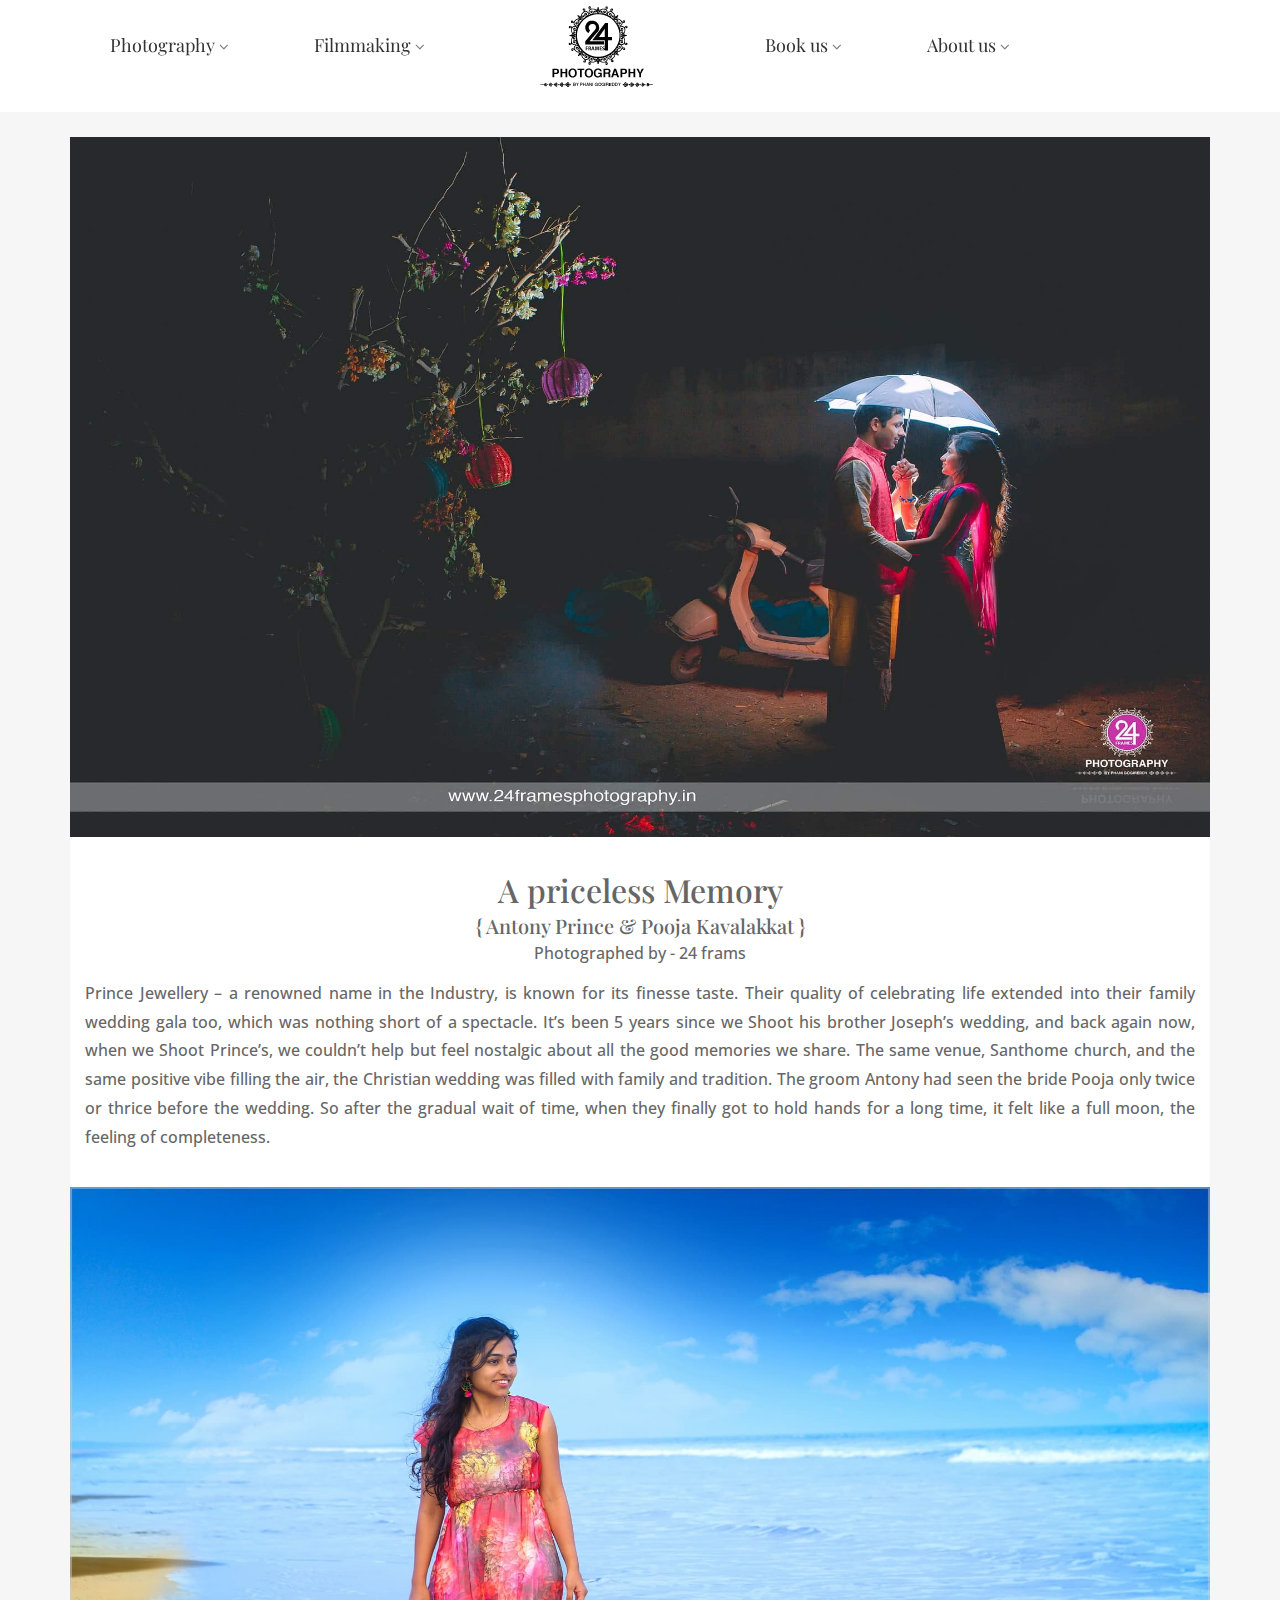
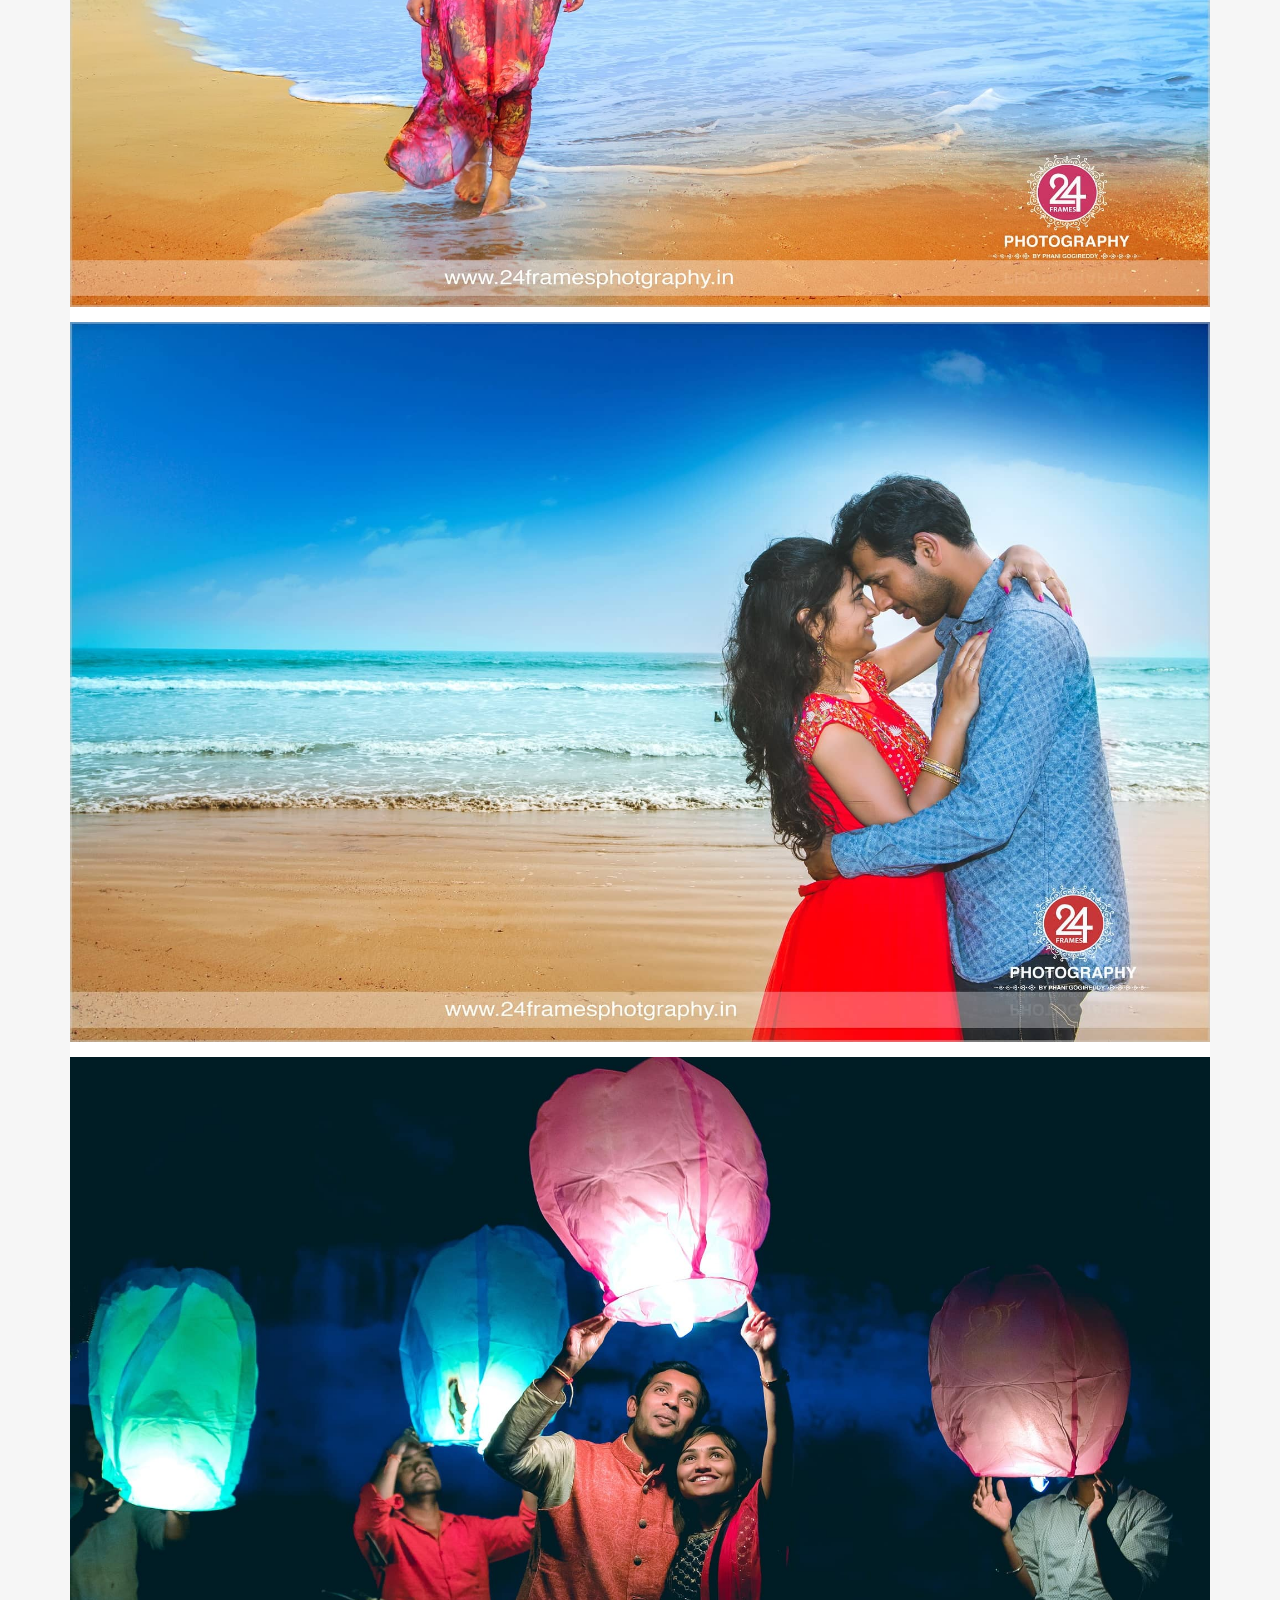
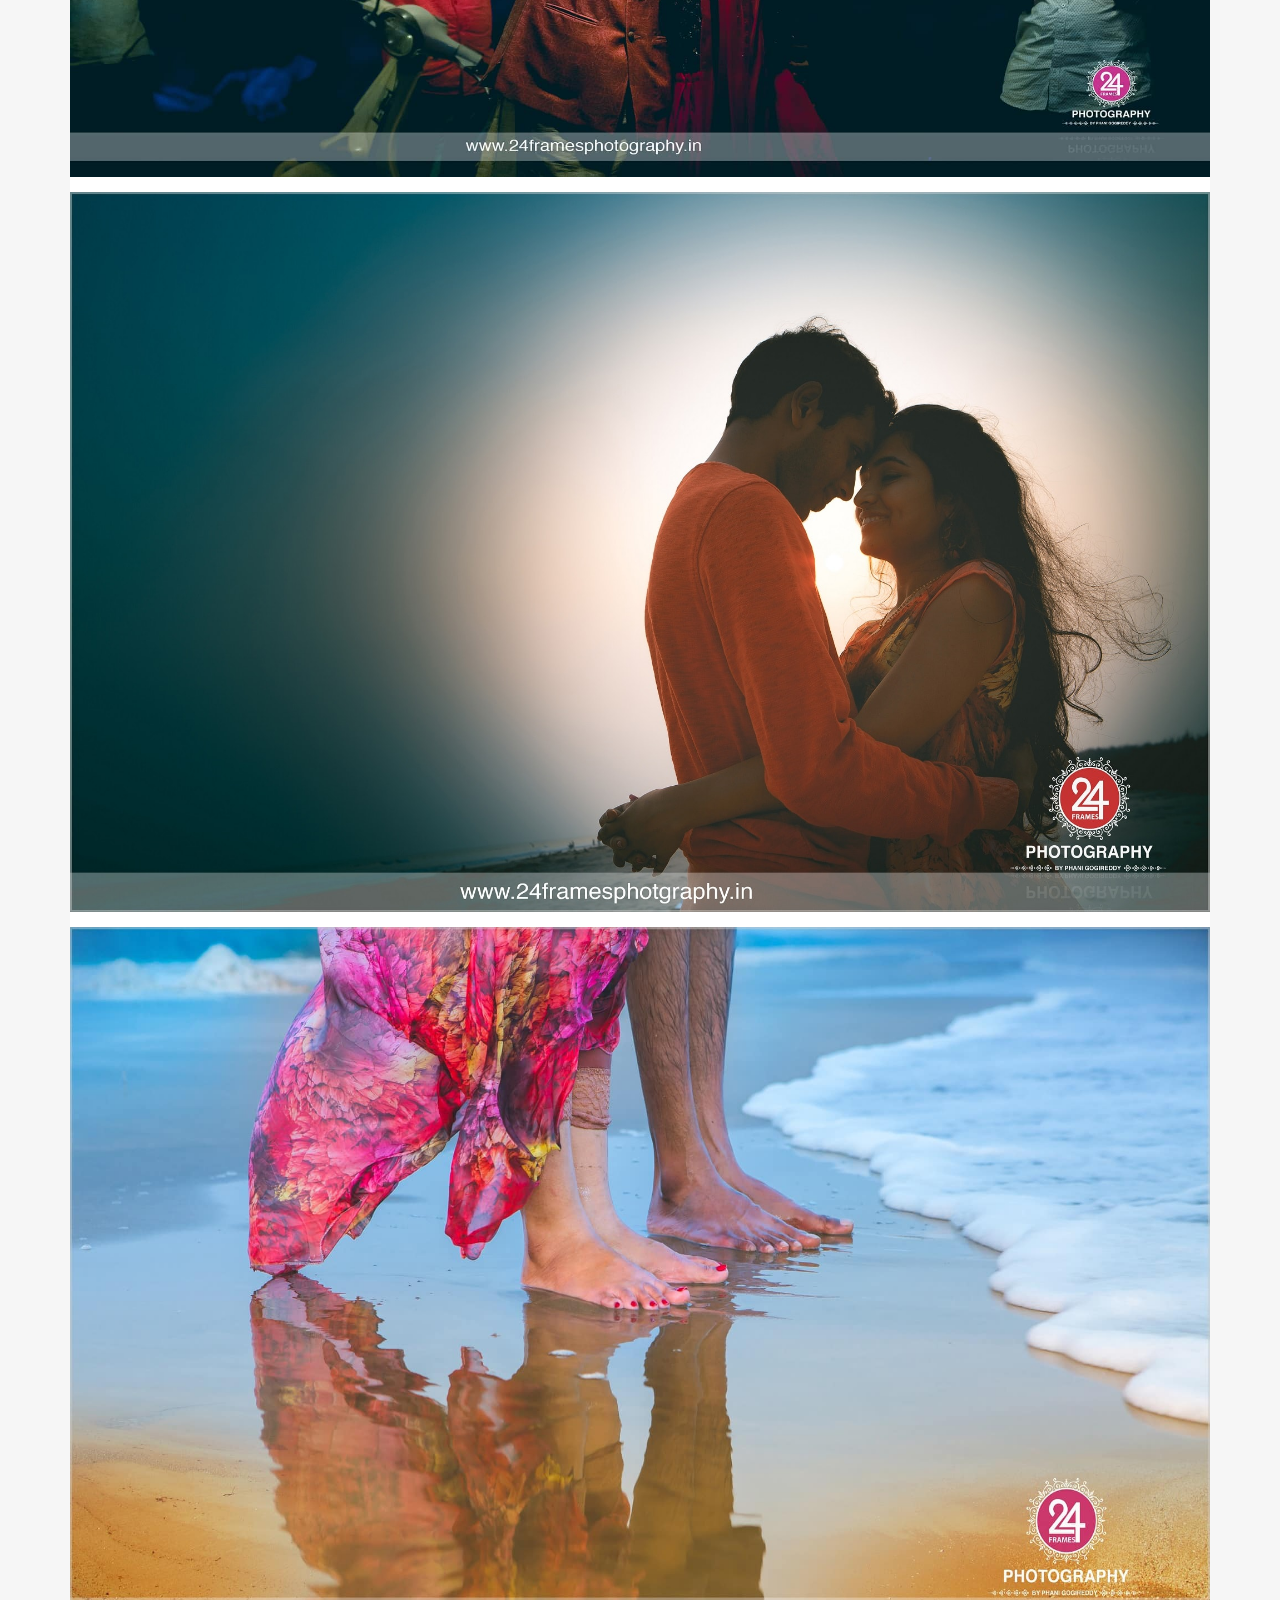
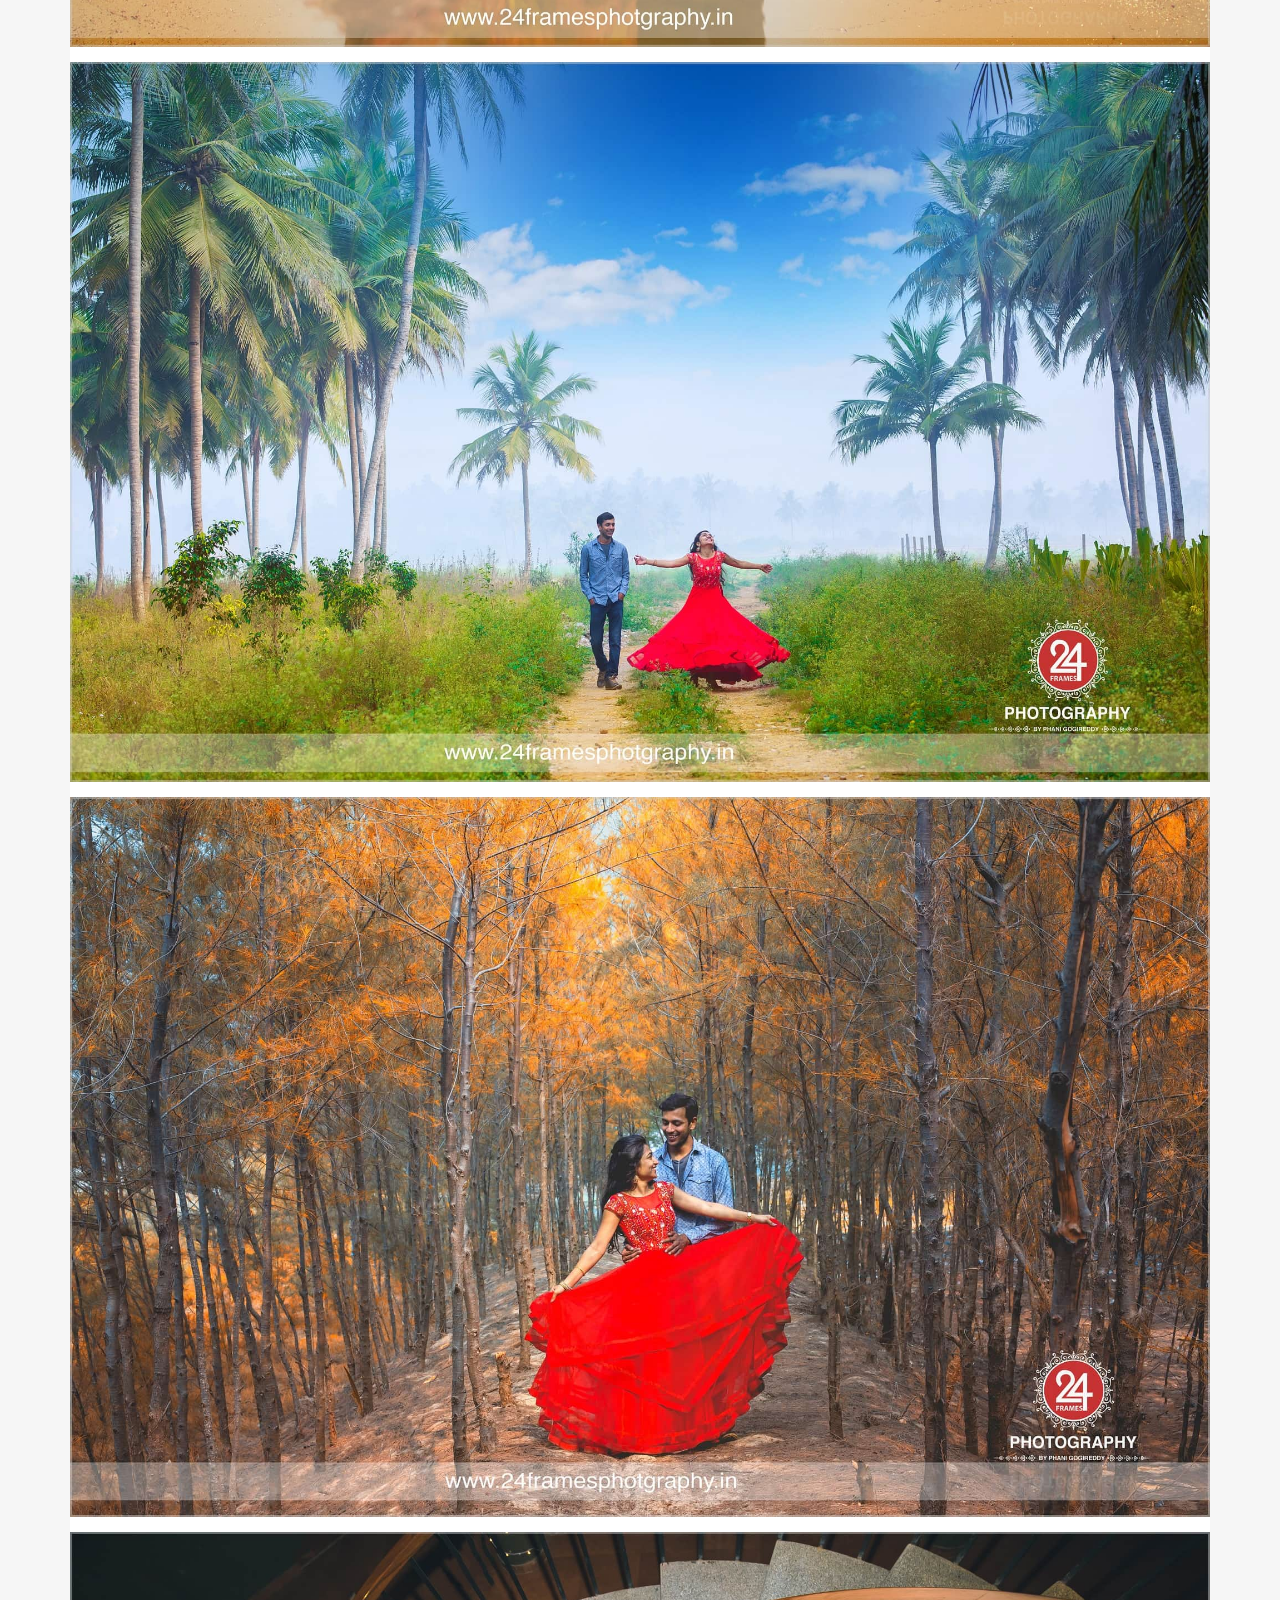
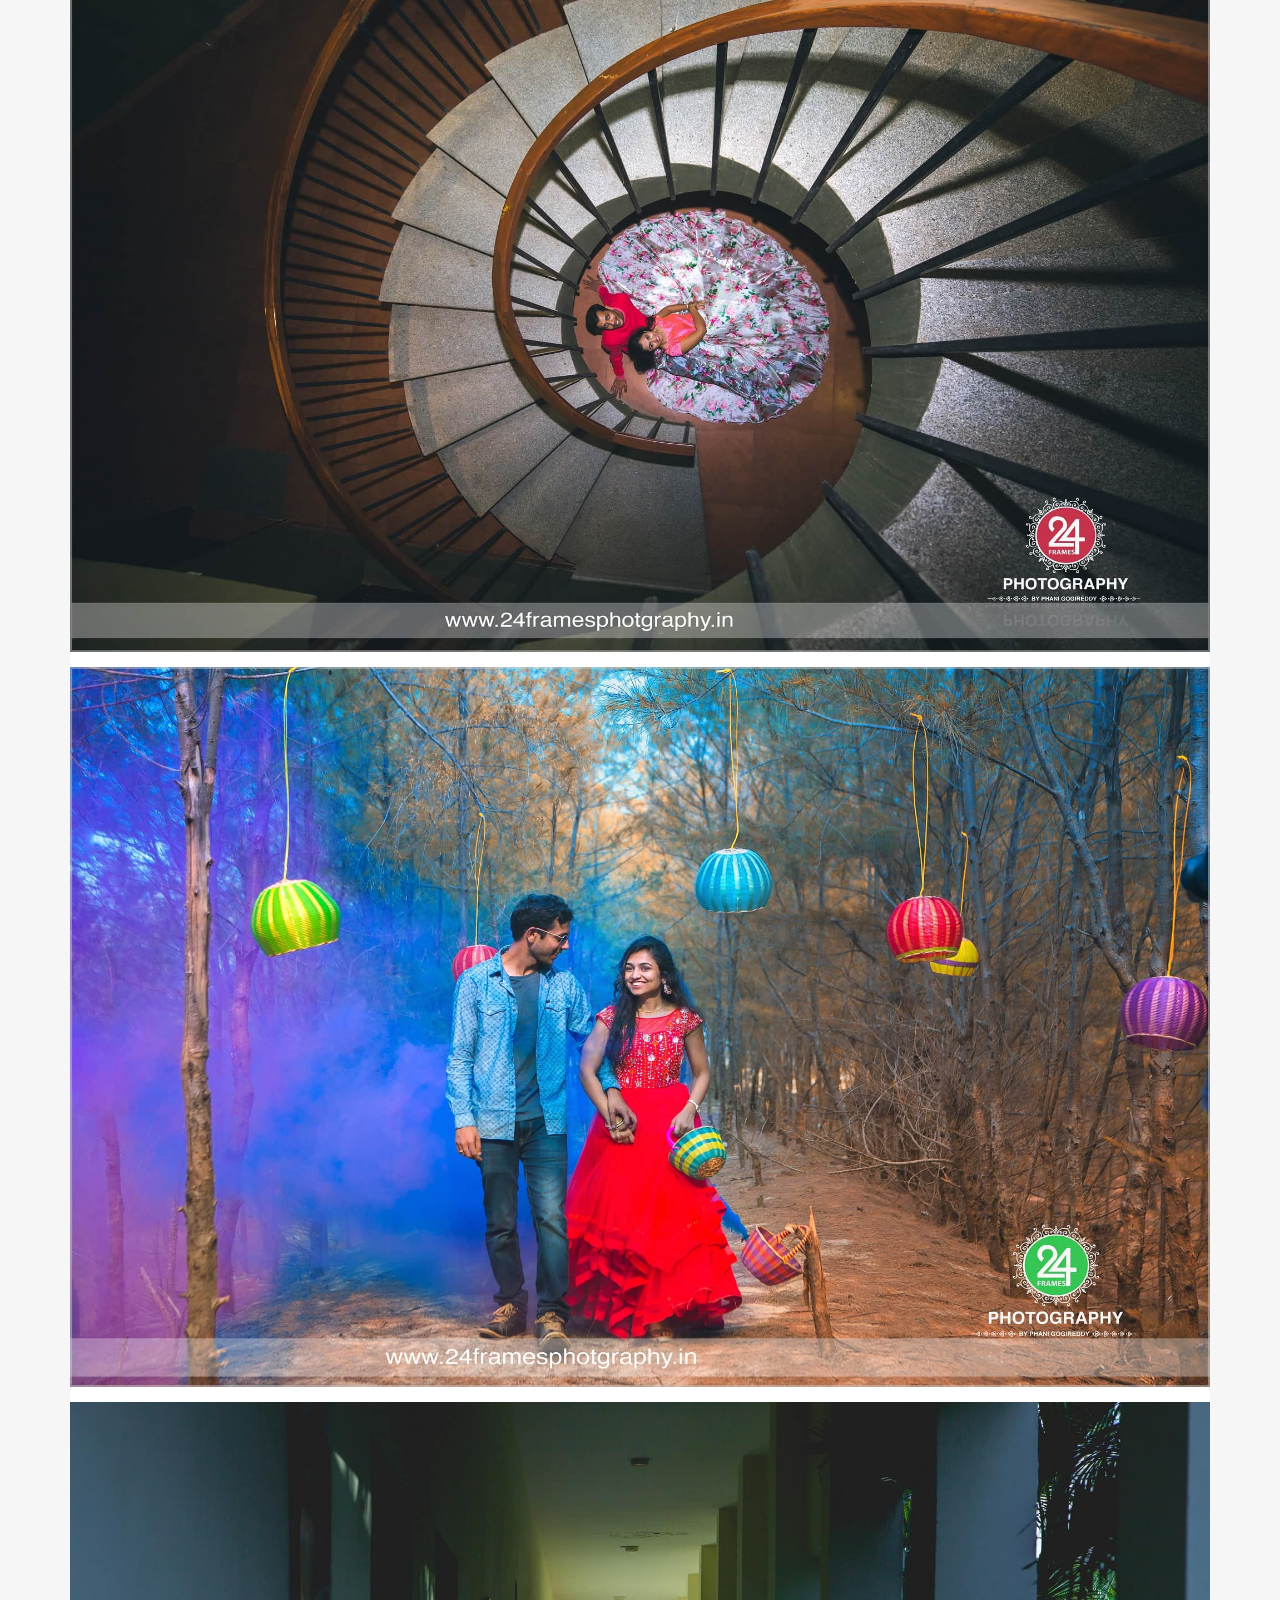
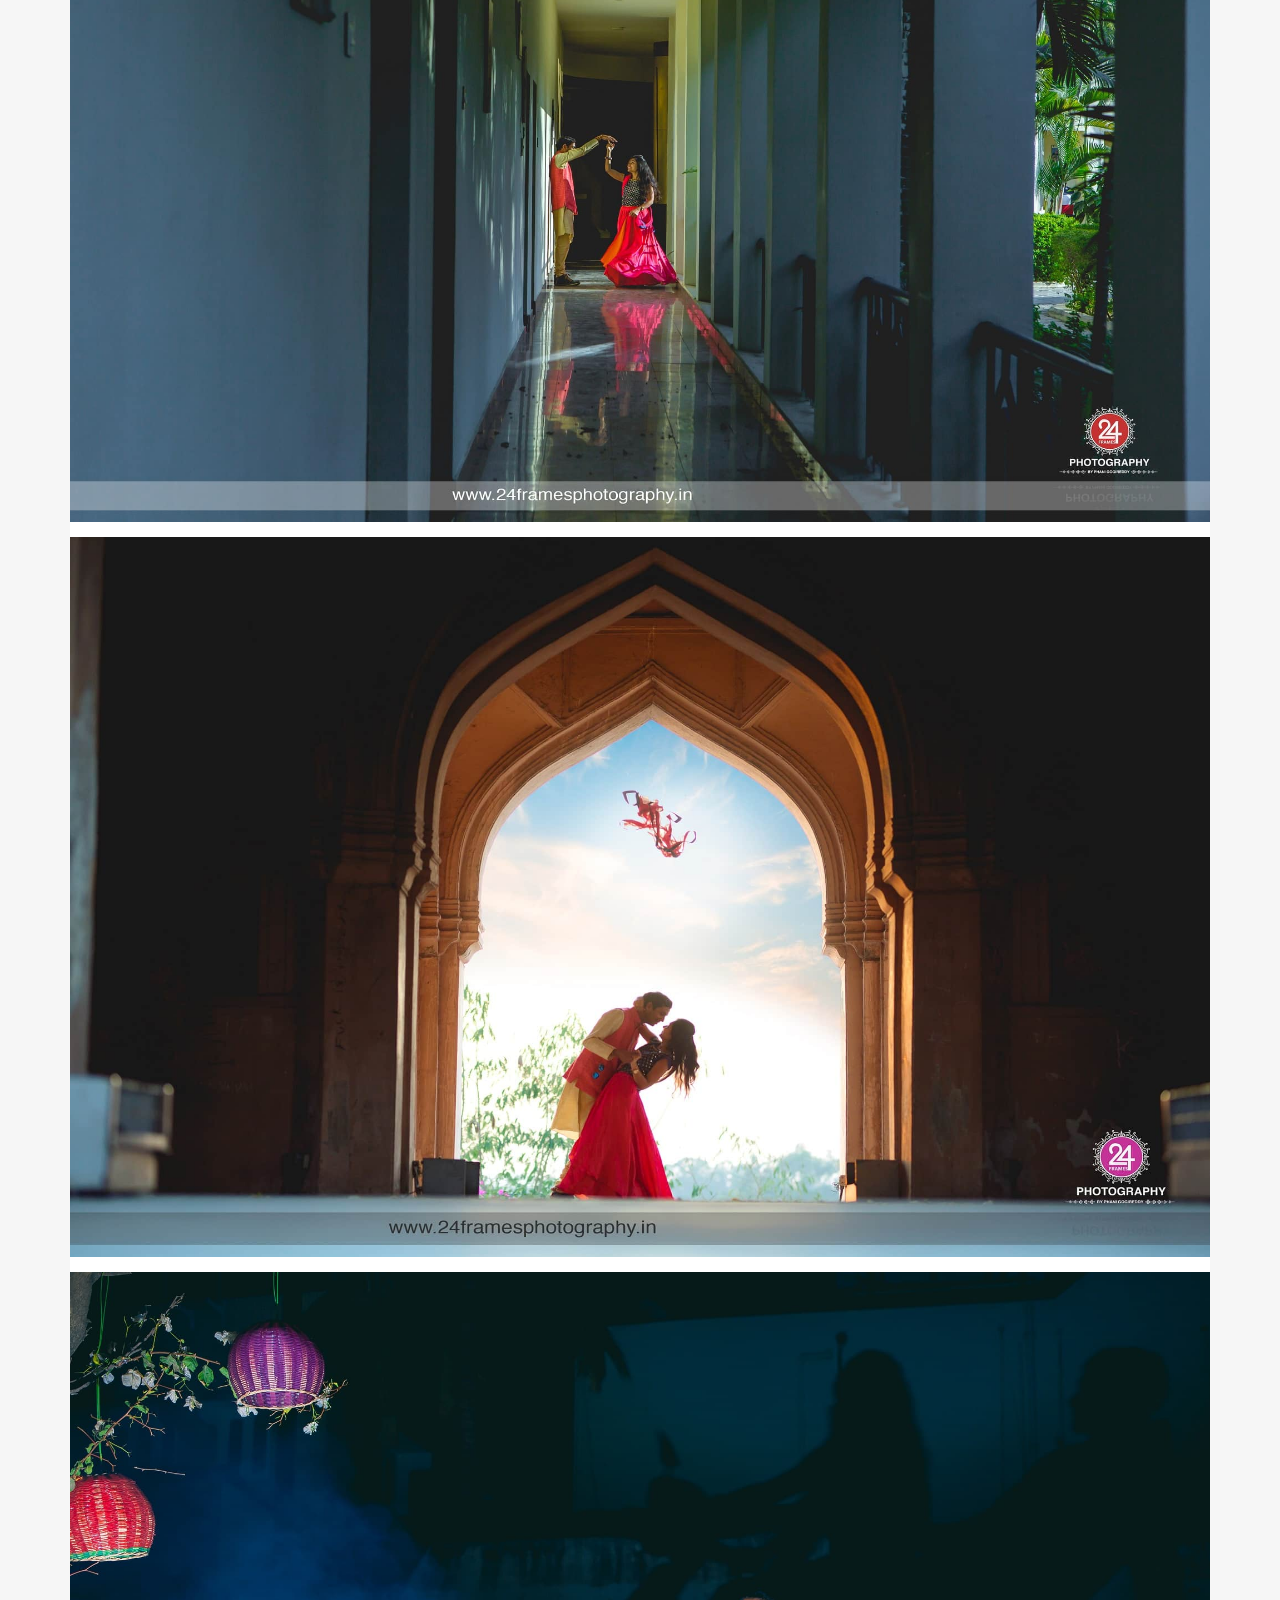
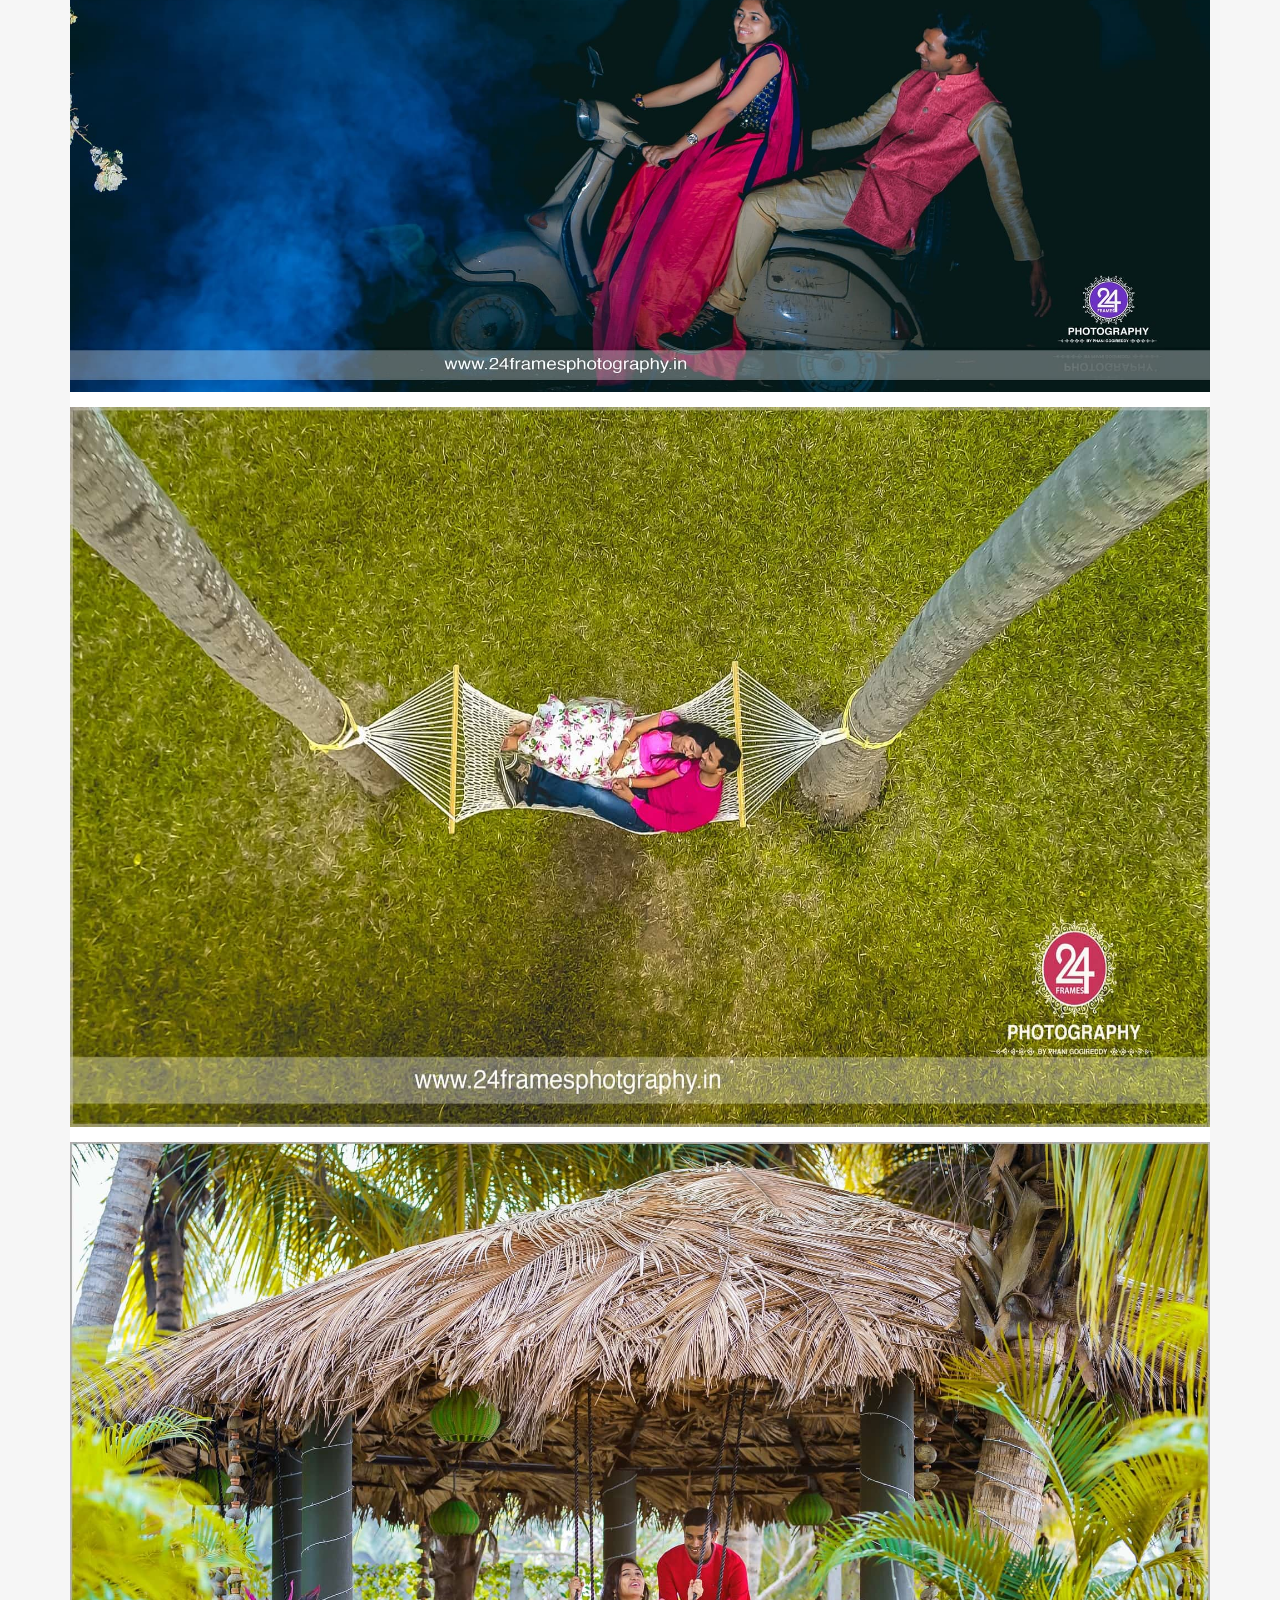
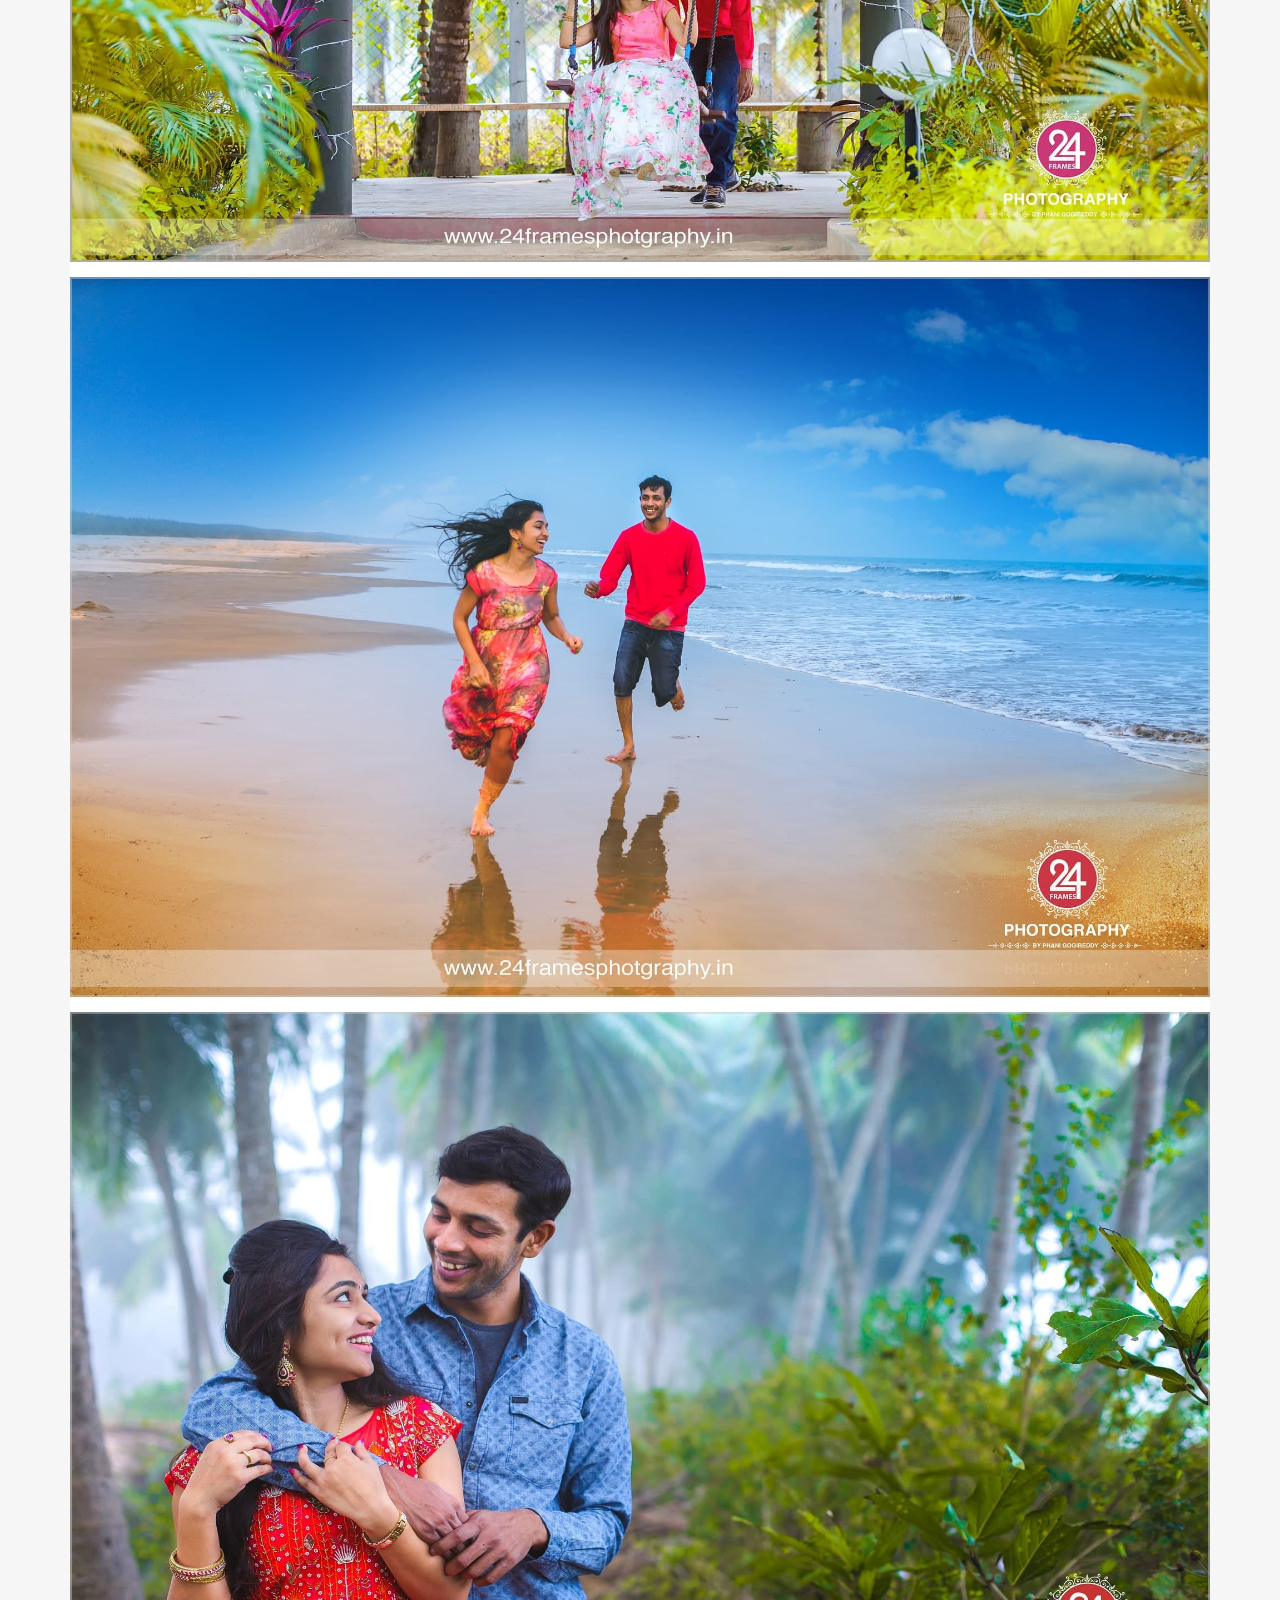
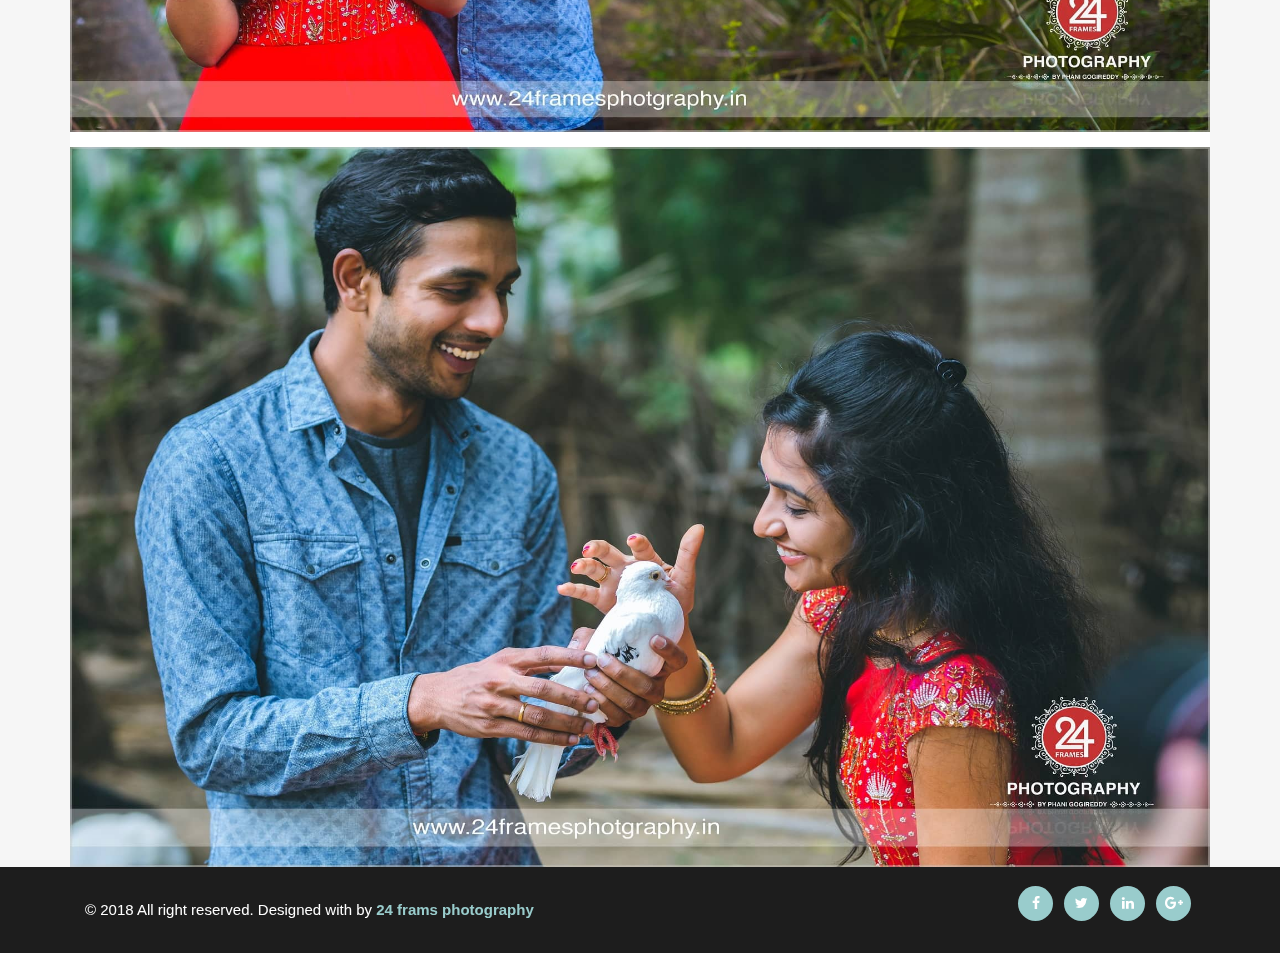
<file: natural-couple-shoot.html>
<!DOCTYPE html>
<html lang="en">
  <head>
    <meta charset="utf-8">
    <!-- Viewport Meta Tag -->
    <meta name="viewport" content="width=device-width, initial-scale=1">
    <title>
     24 frames photography
    </title>
    <!-- Bootstrap -->
    <link rel="stylesheet" type="text/css" href="css/bootstrap.min.css">
    <!-- Main Style -->
    <link rel="stylesheet" type="text/css" href="css/main.css">
    <!-- Slicknav Css -->
    <link rel="stylesheet" type="text/css" href="css/slicknav.css">

    <!-- Responsive Style -->
    <link rel="stylesheet" type="text/css" href="css/responsive.css">
    <!--Fonts-->
    <link rel="stylesheet" media="screen" href="https://cdnjs.cloudflare.com/ajax/libs/font-awesome/4.7.0/css/font-awesome.css">

    <link rel="stylesheet" media="screen" href="css/simple-line-icons.css">    
     
    <!-- Extras -->
    <link rel="stylesheet" type="text/css" href="css/owl.carousel.css">
    <link rel="stylesheet" type="text/css" href="css/owl.theme.css">
    <link rel="stylesheet" type="text/css" href="css/animate.css">
    <link rel="stylesheet" type="text/css" href="css/normalize.css">
    <link rel="stylesheet" type="text/css" href="css/settings.css">

    <!-- Color CSS Styles  -->
    <link rel="stylesheet" type="text/css" href="css/green.css" /> 
 <link href="css/Custom.css" rel="stylesheet" />	

  </head>
    <body>
     <div>
	 
	   <header id="header-wrap">
        <div class="container">
            <!-- Navbar Starts -->
            <nav class="navbar navbar-toggleable-sm navbar-light">
                <!-- Brand and toggle get grouped for better mobile display -->
   
            <!-- Navbar Starts -->
            <nav class="navbar navbar-toggleable-sm navbar-light">
                <!-- Brand and toggle get grouped for better mobile display -->
                <div class="navbar-header">
                    <button class="navbar-toggler" type="button" data-toggle="collapse" data-target="#main-menu" aria-controls="main-menu" aria-expanded="false" aria-label="Toggle navigation"></button>
                    <a class="navbar-brand  mobile_main_logo" href="index.html">
                       <img src="Images/Log_170x90.png" alt="24 frames photography logo" class="main_logo">
                    </a>
                </div>
                <div class="collapse navbar-collapse" id="main-menu">
                    <ul class="navbar-nav">
               
                        <li class="nav-item dropdown">
                            <a class="nav-link dropdown-toggle" href="#" data-toggle="dropdown" aria-haspopup="true" aria-expanded="false"> Photography <i class="fa fa-angle-down" aria-hidden="true"></i> </a>
                            <div class="dropdown-menu">
                                <a class="dropdown-item" href="about-us.html"> Weddings </a>
                                <a class="dropdown-item" href="about-us2.html"> Couple Shoot </a>
                            </div>
                        </li>

                        <li class="nav-item dropdown">
                            <a class="nav-link dropdown-toggle" href="#" data-toggle="dropdown" aria-haspopup="true" aria-expanded="false"> Filmmaking <i class="fa fa-angle-down" aria-hidden="true"></i> </a>
                            <div class="dropdown-menu">
                                <a class="dropdown-item" href="about-us.html"> Weddings </a>
                                <a class="dropdown-item" href="about-us2.html"> Pre weddings </a>
                            </div>
                        </li>

                        <li class="nav-item active">
                            <a class="nav-link active" href="#"><img src="Images/Log_170x90.png" alt="24 frames photography logo" class="main_logo"></a>
                        </li>
                        <li class="nav-item dropdown">
                            <a class="nav-link dropdown-toggle" href="#" data-toggle="dropdown" aria-haspopup="true" aria-expanded="false">Book us <i class="fa fa-angle-down" aria-hidden="true"></i> </a>
                            <div class="dropdown-menu">
                                <a class="dropdown-item" href="accordions.html"> Weddings </a>
                                <a class="dropdown-item" href="tabs.html"> Couple Shoot </a>
                                <a class="dropdown-item" href="buttons.html"> Pre weddings </a>

                            </div>
                        </li>
                        <li class="nav-item dropdown">
                            <a class="nav-link dropdown-toggle" href="#" data-toggle="dropdown" aria-haspopup="true" aria-expanded="false">About us <i class="fa fa-angle-down" aria-hidden="true"></i> </a>
                            <div class="dropdown-menu">
                                <a class="dropdown-item" href="portfolio-col-2.html"> About 24 Frams </a>
                                <a class="dropdown-item" href="portfolio-col-3.html"> Our Team </a>
                            </div>
                        </li>
         
            
                    </ul>
          
                </div>

                <!-- Mobile Menu Start -->
                <ul class="wpb-mobile-menu">
                    <li>
                        <a class="active" href="index.html">Home</a>
                    </li>
                    <li>
                        <a href="#">Pages</a>
                        <ul>
                            <li><a href="about-us.html">About Us</a></li>
                            <li><a href="about-us2.html">About Us 2</a></li>
                            <li><a href="team-page.html">Team Members</a></li>
                            <li><a href="services.html">Services</a></li>
                            <li><a href="service2.html">Services 2</a></li>
                            <li><a href="contact1.html">Contact Us</a></li>
                            <li><a href="contact1.html">Contact Us 2</a></li>
                            <li><a href="pricing.html">Pricing</a></li>
                            <li><a href="404.html">404</a></li>
                        </ul>
                    </li>
                    <li>
                        <a href="#">Shortcodes</a>
                        <ul>
                            <li><a href="accordions.html">Accordions</a></li>
                            <li><a href="tabs.html">Tabs</a></li>
                            <li><a href="buttons.html">Buttons</a></li>
                            <li><a href="skills.html">Progress Bars</a></li>
                            <li><a href="testimonials.html">Testimonials</a></li>
                            <li><a href="clients.html">Clients</a></li>
                            <li><a href="icon.html">Icon Boxes</a></li>
                            <li><a href="team.html">Team</a></li>
                            <li><a href="carousel.html">Carousel</a></li>
                            <li><a href="maps.html">Google Maps</a></li>
                            <li><a href="pricing.html">Pricing tables</a></li>
                            <li><a href="notification.html">Notification</a></li>
                        </ul>
                    </li>
                    <li>
                        <a href="#">Portfolio</a>
                        <ul>
                            <li><a href="portfolio-col-2.html">Portfolio 2 Columns</a></li>
                            <li><a href="portfolio-col-3.html">Portfolio 3 Columns</a></li>
                            <li><a href="portfolio-col-4.html">Portfolio 4 Columns</a></li>
                            <li><a href="portfolio-item.html">Portfolio Single</a></li>
                        </ul>
                    </li>
                    <li>
                        <a href="#">Blog</a>
                        <ul>
                            <li><a href="sidebar-right.html">Sidebar Right</a></li>
                            <li><a href="sidebar-left.html">Sidebar Left</a></li>
                            <li><a href="sidebar-full.html">Full Width</a></li>
                            <li><a href="blog-single.html">Single Post</a></li>
                            <li><a href="blog-grids.html">Blog Grids</a></li>
                        </ul>
                    </li>
                    <li>
                        <a href="#">Contact Us</a>
                        <ul>
                            <li><a href="contact1.html">Contact us 1</a></li>
                            <li><a href="contact2.html">Contact us 2</a></li>
                        </ul>
                    </li>
                </ul>
                <!-- Mobile Menu End -->

            </nav>
        </div>
    </header>
	    <!-- Page Header -->
	<div class="container-fluid sub-page-body">
	<br>
		<div class="container sub-page-container-body">
		  <div class="row sub-page-container-images1">
			
				<img src="Images/Couple-Shoot/Nithin+Divya/Nithin+Divya1.jpg">
		
		  </div>
		  
		   <div class="row sub-page-container-images">
		   <div class="col-md-12 sub-page-headings">
				<h2> A priceless Memory  </h2>
				<h5> { Antony Prince & Pooja Kavalakkat } </h5>
				<h6>Photographed by - 24 frams </p>
				<div>
				<p>Prince Jewellery – a renowned name in the Industry, is known for its finesse taste. 
				Their quality of celebrating life extended into their family wedding gala too, which was nothing short of a spectacle. 
				It’s been 5 years since we Shoot his brother Joseph’s wedding, and back again now, when we Shoot Prince’s, 
				we couldn’t help but feel nostalgic about all the good memories we share. The same venue, Santhome church, 
				and the same positive vibe filling the air, the Christian wedding was filled with family and tradition. 
				The groom Antony had seen the bride Pooja only twice or thrice before the wedding. So after the gradual wait of time,
				when they finally got to hold hands for a long time, it felt like a full moon, the feeling of completeness.</p>
				</div>
			</div>
		
		  </div>
		  
		  
		  
		  
		  <div class="row sub-page-container-images">
			
				<img src="Images/Couple-Shoot/Nithin+Divya/Nithin+Divya4.jpg">
		
		  </div>
		  <div class="row sub-page-container-images">
			
				<img src="Images/Couple-Shoot/Nithin+Divya/Nithin+Divya15.jpg">
		
		  </div>
		  <div class="row sub-page-container-images">
			
				<img src="Images/Couple-Shoot/Nithin+Divya/Nithin+Divya17.jpg">
		
		  </div>
		  <div class="row sub-page-container-images">
			
			<img src="Images/Couple-Shoot/Nithin+Divya/Nithin+Divya3.jpg">
		
		  </div>
		  <div class="row sub-page-container-images">
			
				<img src="Images/Couple-Shoot/Nithin+Divya/Nithin+Divya6.jpg">
		
		  </div>
		   <div class="row sub-page-container-images">
			
				<img src="Images/Couple-Shoot/Nithin+Divya/Nithin+Divya13.jpg">
		
		  </div>
		   <div class="row sub-page-container-images">
			
		<img src="Images/Couple-Shoot/Nithin+Divya/Nithin+Divya16.jpg">
		
		  </div>
		   <div class="row sub-page-container-images">
			
			<img src="Images/Couple-Shoot/Nithin+Divya/Nithin+Divya11.jpg">
		
		  </div>
		   <div class="row sub-page-container-images">
			
			<img src="Images/Couple-Shoot/Nithin+Divya/Nithin+Divya2.jpg">
		
		  </div>
		    <div class="row sub-page-container-images">
			
			<img src="Images/Couple-Shoot/Nithin+Divya/Nithin+Divya7.jpg">
		
		  </div>
		    <div class="row sub-page-container-images">
			
				<img src="Images/Couple-Shoot/Nithin+Divya/Nithin+Divya8.jpg">
		
		  </div>
		    <div class="row sub-page-container-images">
			
				<img src="Images/Couple-Shoot/Nithin+Divya/Nithin+Divya9.jpg">
		
		  </div>
		    <div class="row sub-page-container-images">
			
				<img src="Images/Couple-Shoot/Nithin+Divya/Nithin+Divya18.jpg">
		
		  </div>
		    <div class="row sub-page-container-images">
			
				<img src="Images/Couple-Shoot/Nithin+Divya/Nithin+Divya10.jpg">
		
		  </div>
		    <div class="row sub-page-container-images">
			
				<img src="Images/Couple-Shoot/Nithin+Divya/Nithin+Divya5.jpg">
		
		  </div>
		    <div class="row sub-page-container-images">
			
			<img src="Images/Couple-Shoot/Nithin+Divya/Nithin+Divya12.jpg">
		
		  </div>
		    <div class="row sub-page-container-images">
			
				<img src="Images/Couple-Shoot/Nithin+Divya/Nithin+Divya14.jpg">
		
		  </div>
		    
		  
		</div>
	
	
	</div>
	
	    <!-- Footer Section -->
    <footer>
      <!-- Copyright -->
      <div id="copyright">
        <div class="container">
          <div class="row">
            <div class="col-md-6 col-sm-6">
              <p class="copyright-text">
                ©  2018 All right reserved. Designed with by <a href="#">24 frams photography </a>
              </p>
            </div>
            <div class="col-md-6  col-sm-6 social_media_icons">
         <div class="social-footer">
              <a href="#"><i class="fa fa-facebook icon-round"></i></a>
              <a href="#"><i class="fa fa-twitter icon-round"></i></a>
              <a href="#"><i class="fa fa-linkedin icon-round"></i></a>
              <a href="#"><i class="fa fa-google-plus icon-round"></i></a>
            </div>        
            </div>
          </div>
        </div>
      </div>
      <!-- Copyright  End-->
    </footer>
    <!-- Footer Section End-->
	
	
	
	
	
	<a href="#" class="back-to-top">
      <i class="fa fa-angle-up">
      </i>
    </a> 
	  <!-- JavaScript & jQuery Plugins -->
    <script src="js/jquery-min.js"></script>
    <!-- Tether Js -->
    <script src="js/tether.min.js"></script>
    <!-- Bootstrap JS -->    
    <script src="js/bootstrap.min.js"></script>

    <!--Text Rotator-->
    <script src="js/jquery.mixitup.js"></script>
    <!--WOW Scroll Spy-->
    <script src="js/wow.js"></script>
    <!-- OWL Carousel -->
    <script src="js/owl.carousel.js"></script> 
    <!-- WayPoint -->
	 <script src="js/jquery.slicknav.js"></script> 
    <!-- Appear -->
    <script src="js/jquery.appear.js"></script>
    <!-- Vide js -->
    <script src="js/jquery.vide.js"></script>
     <!-- All JS plugin Triggers -->
	  <script src="js/Custom_js.js"></script> 
    <script src="js/main.js"></script> 

</div>
		
  </body>
</html>
</file>
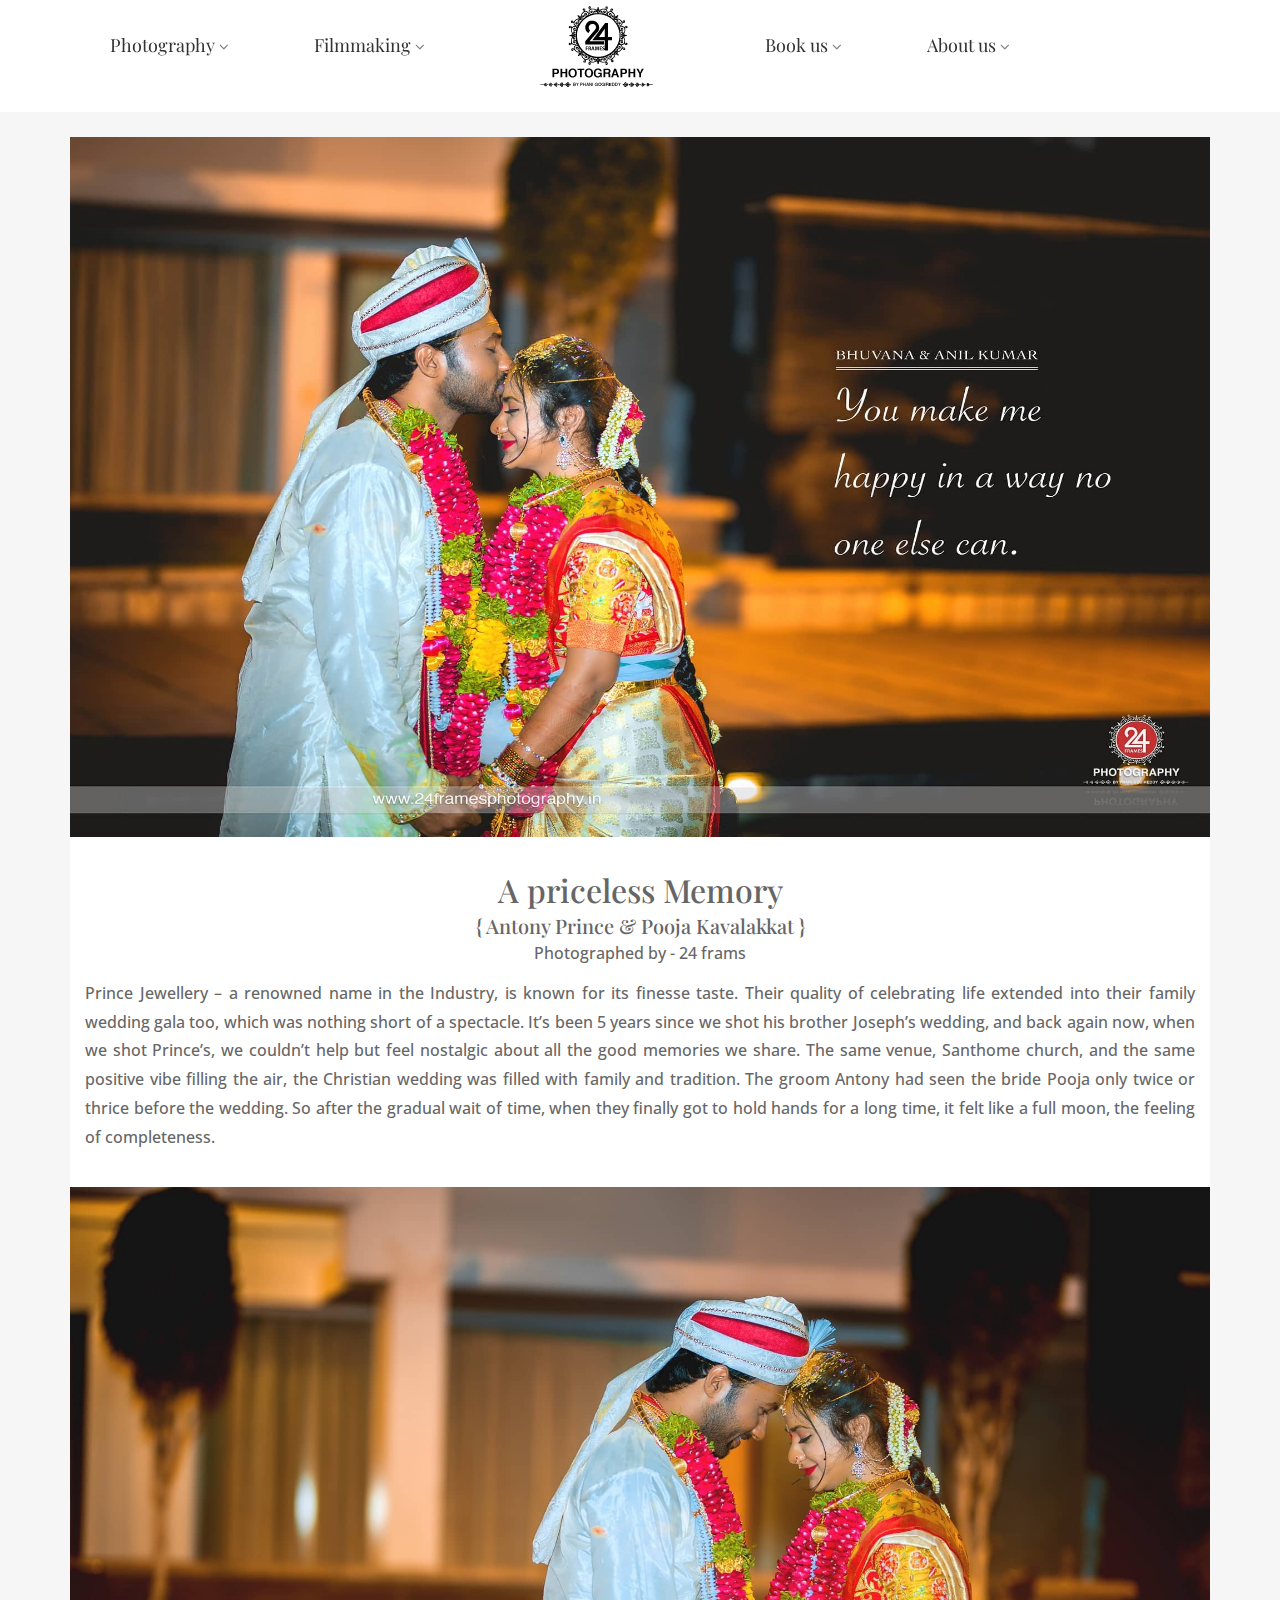
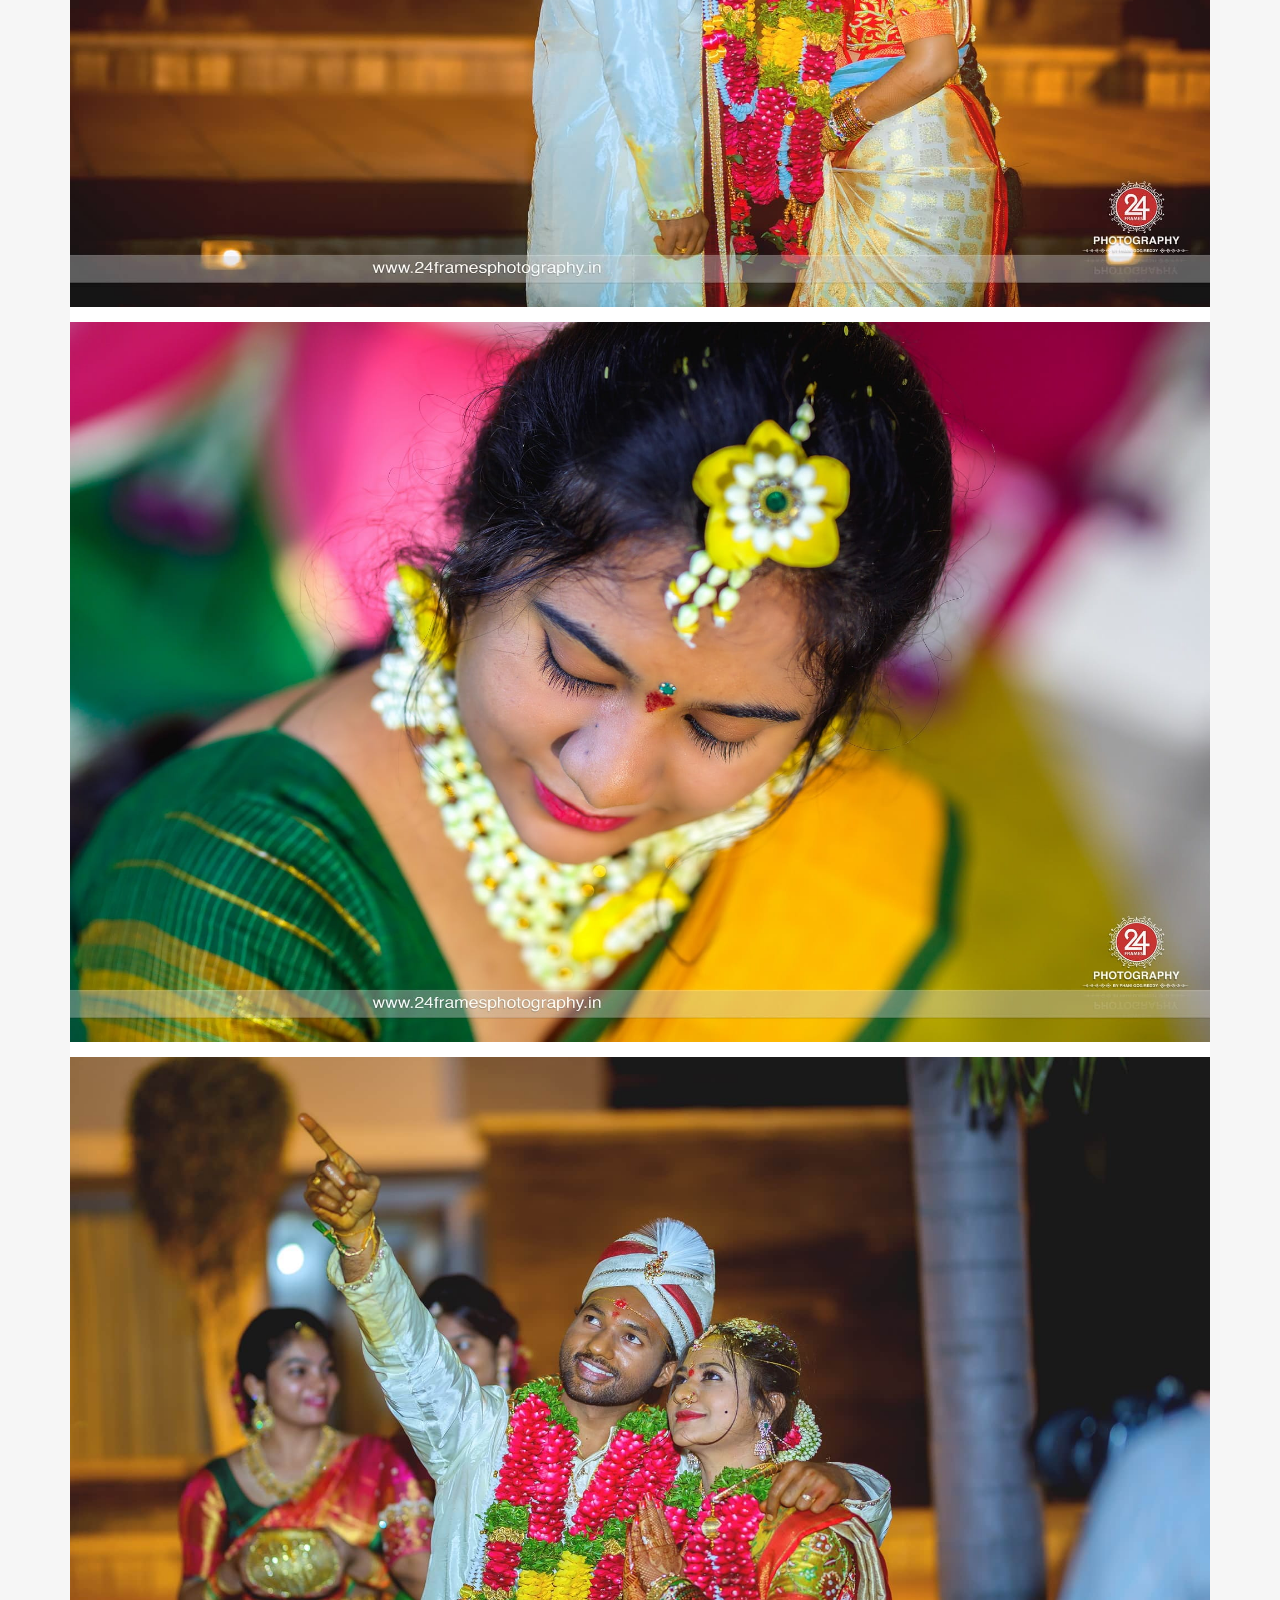
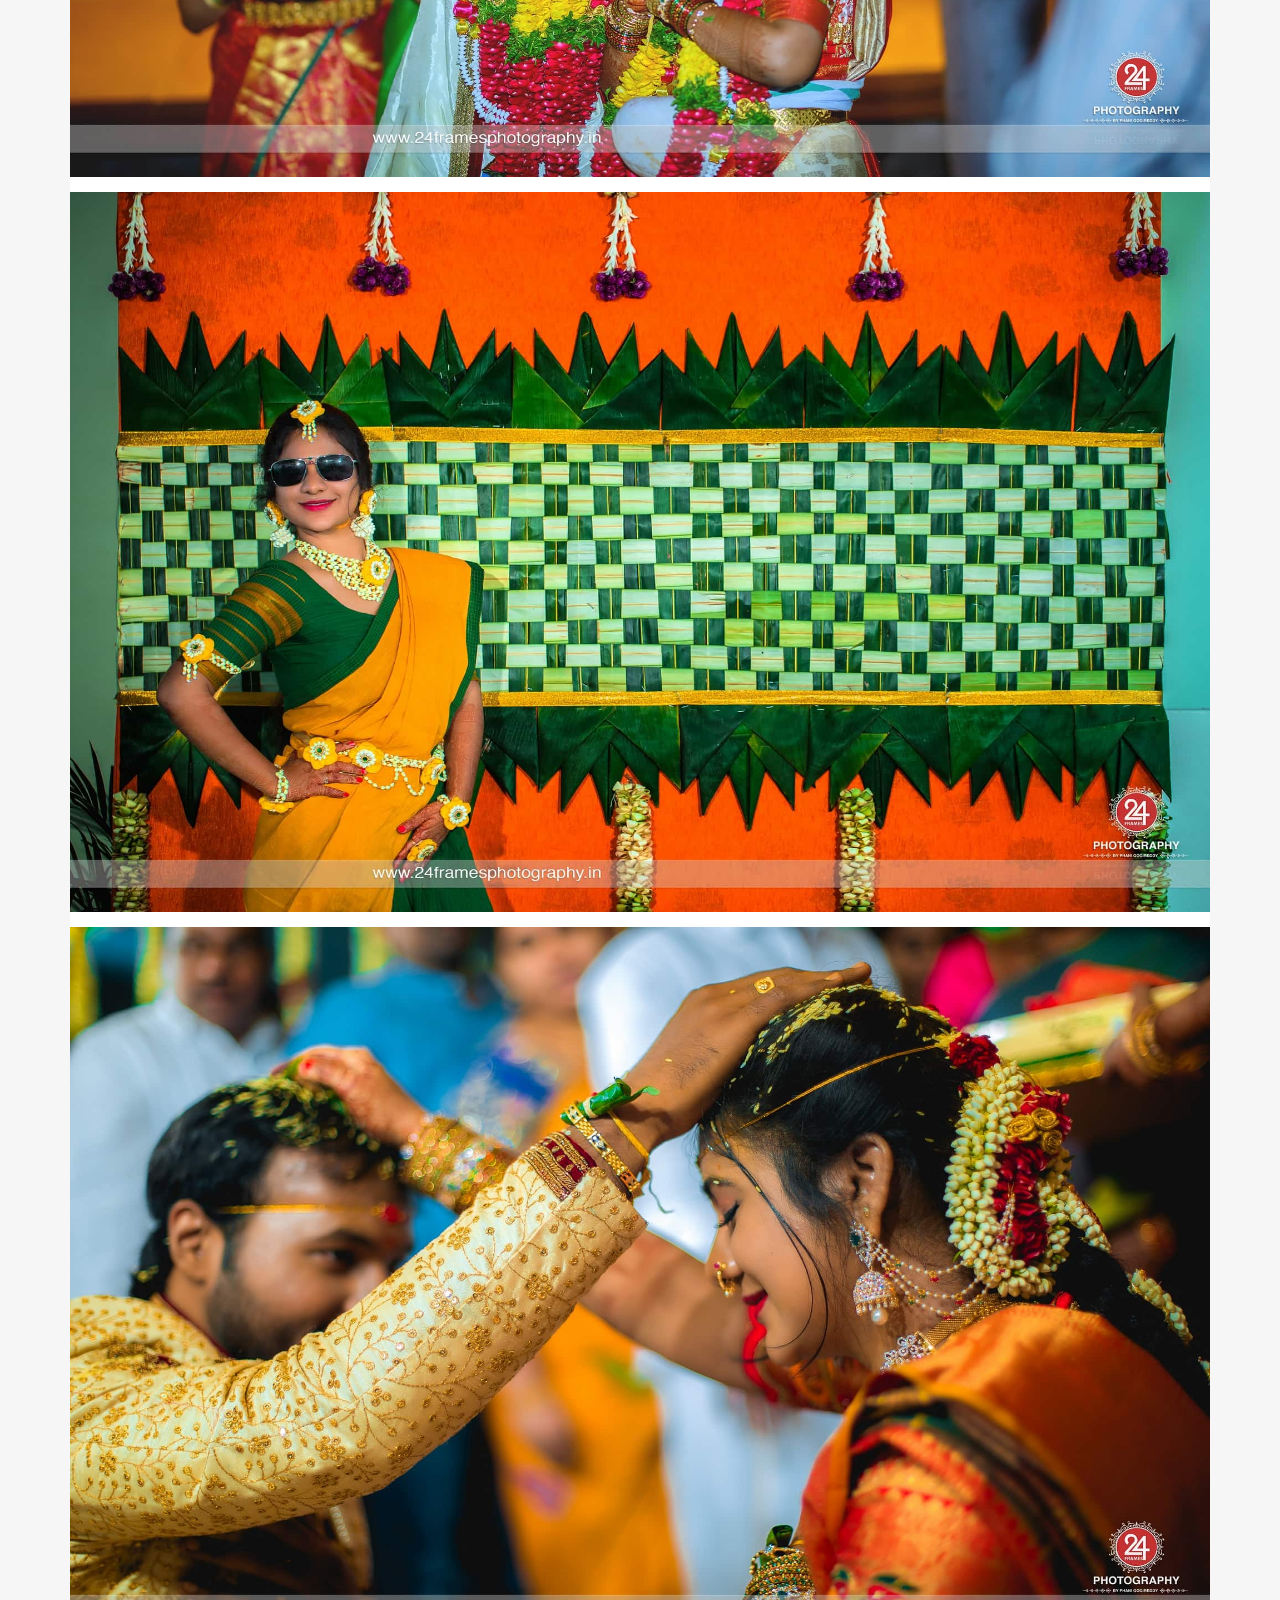
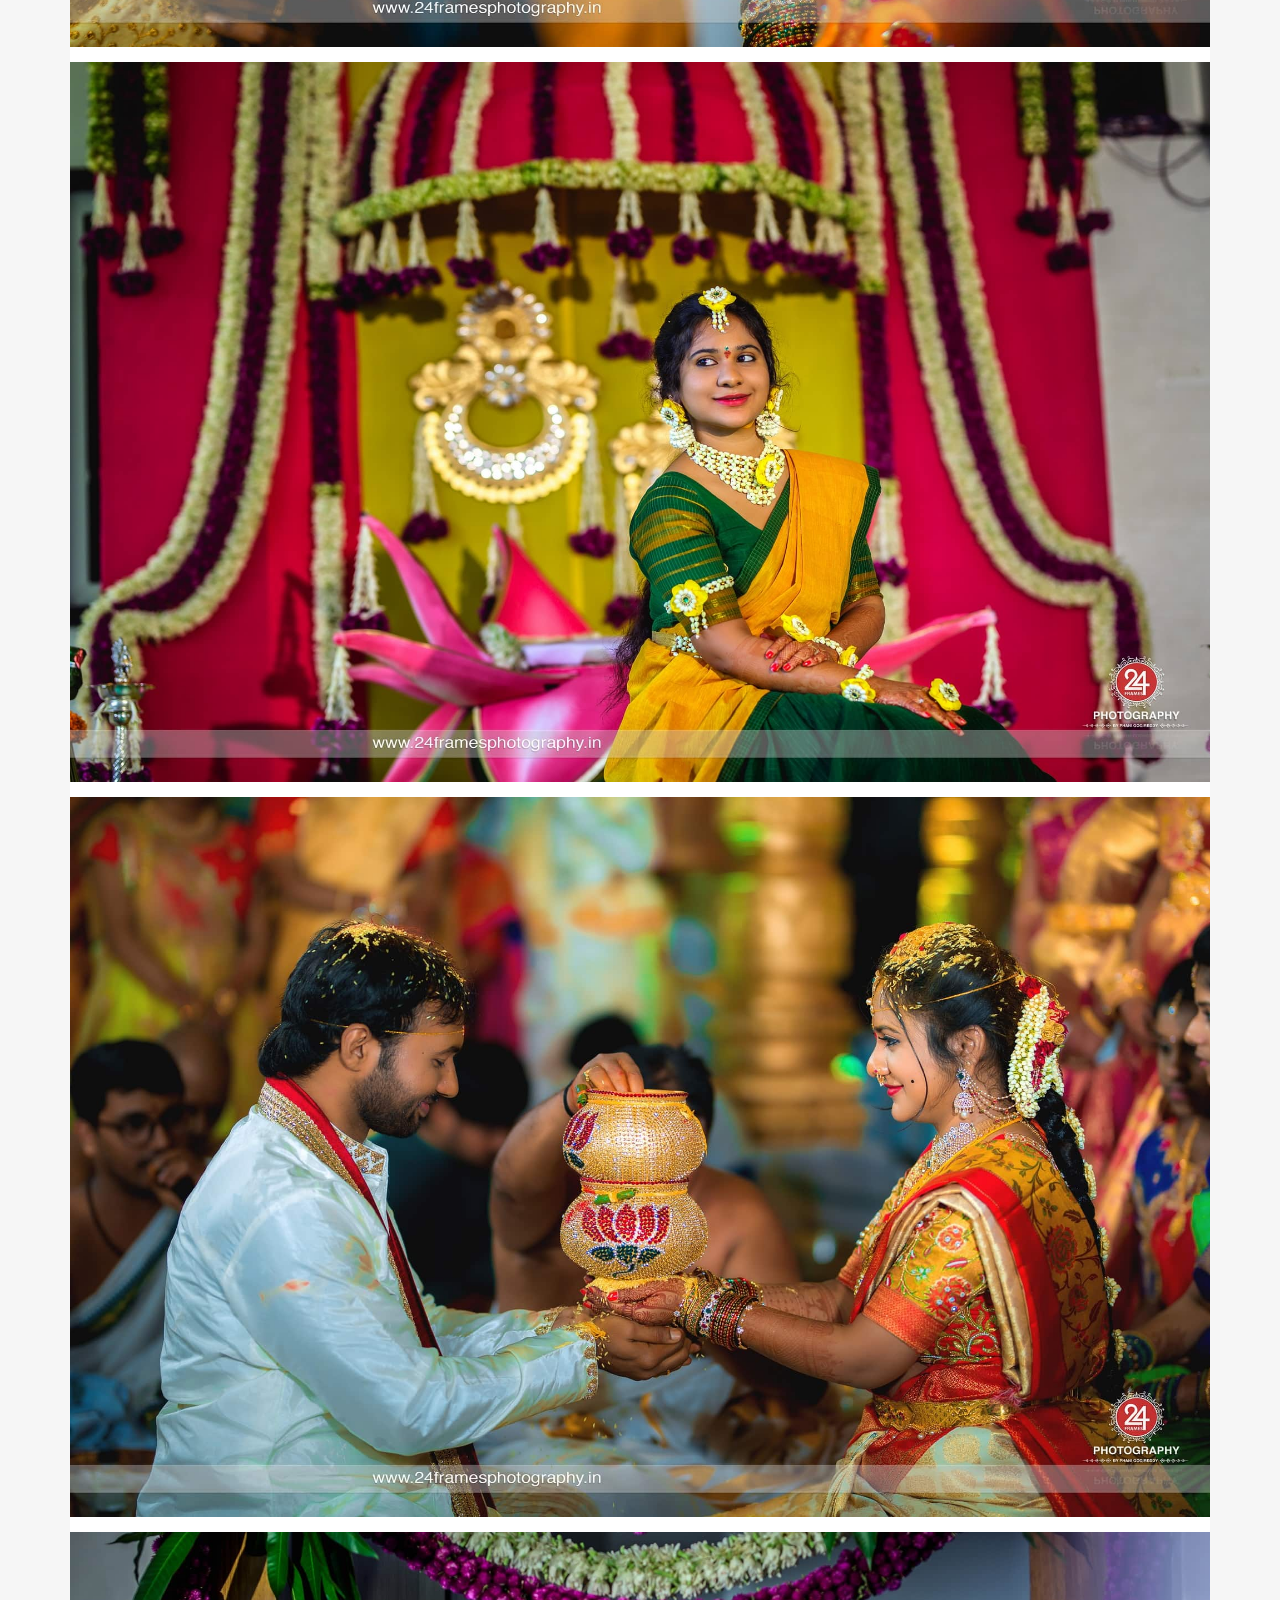
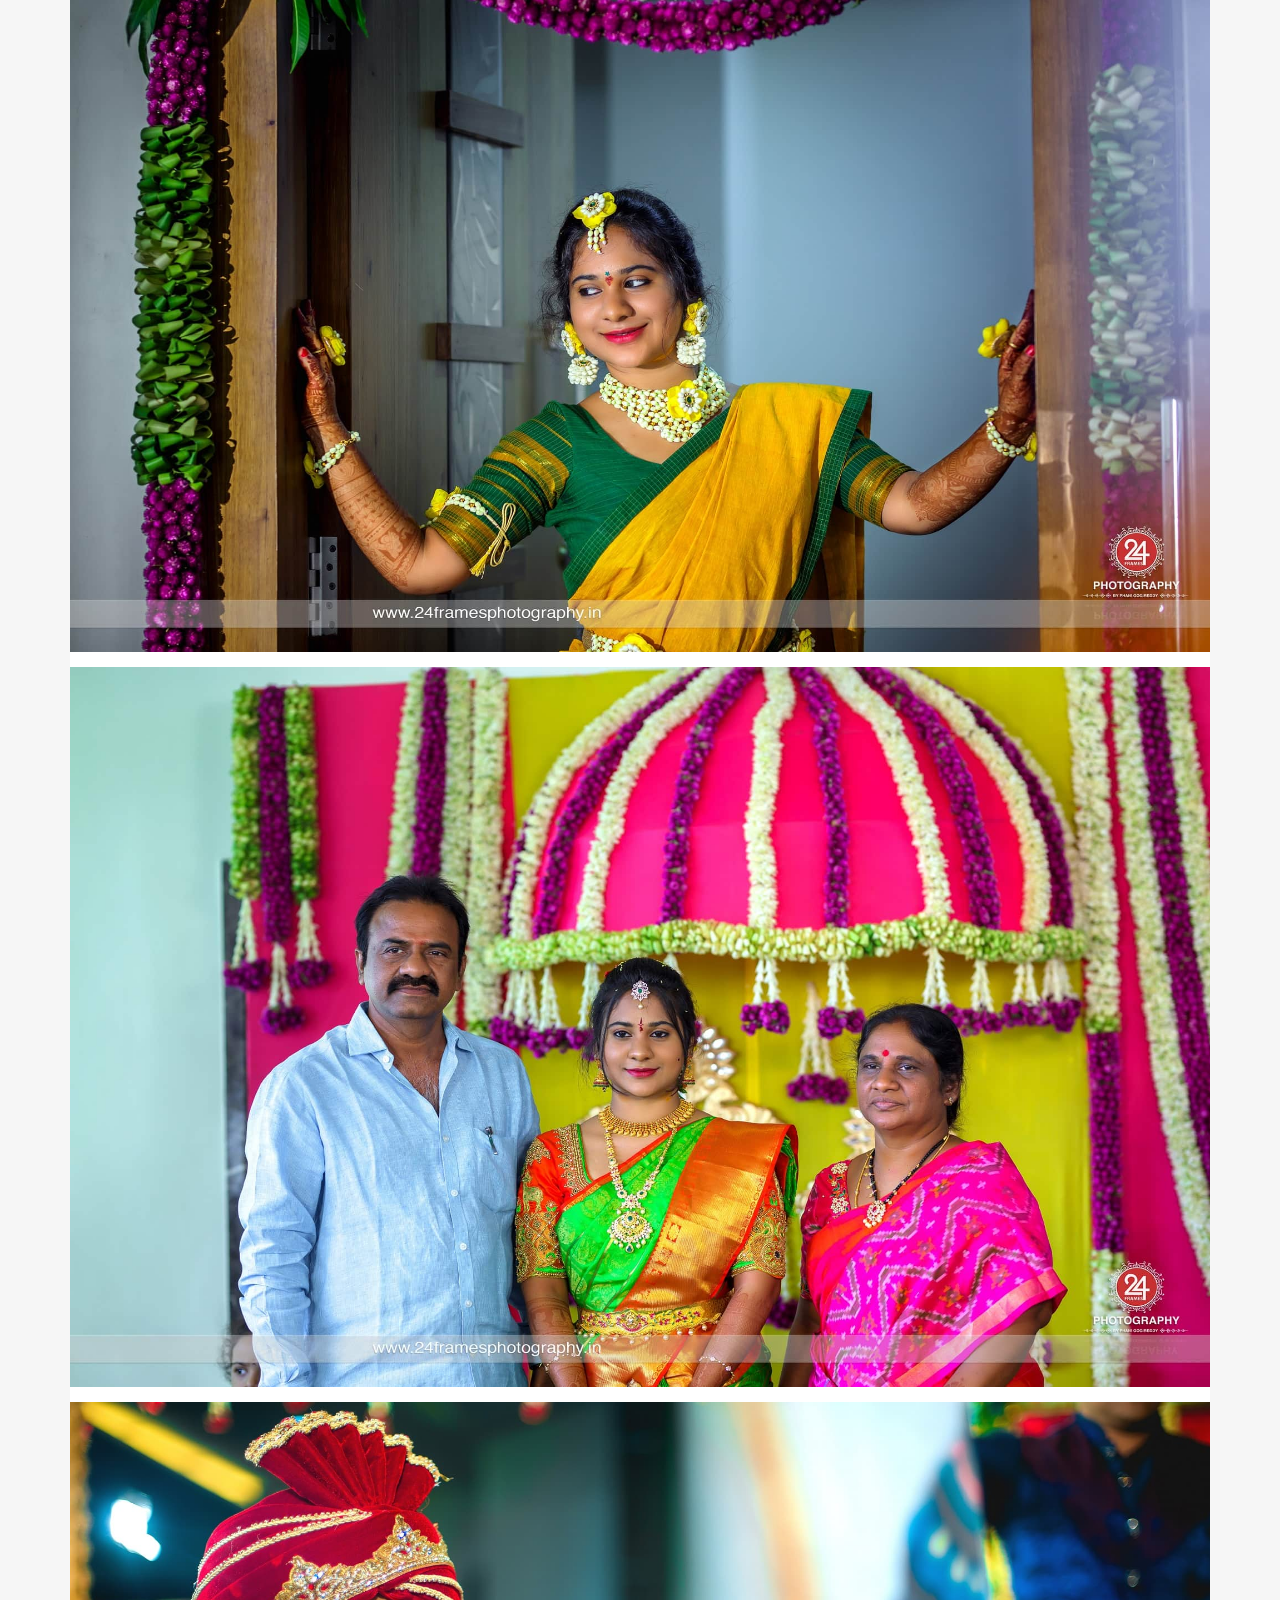
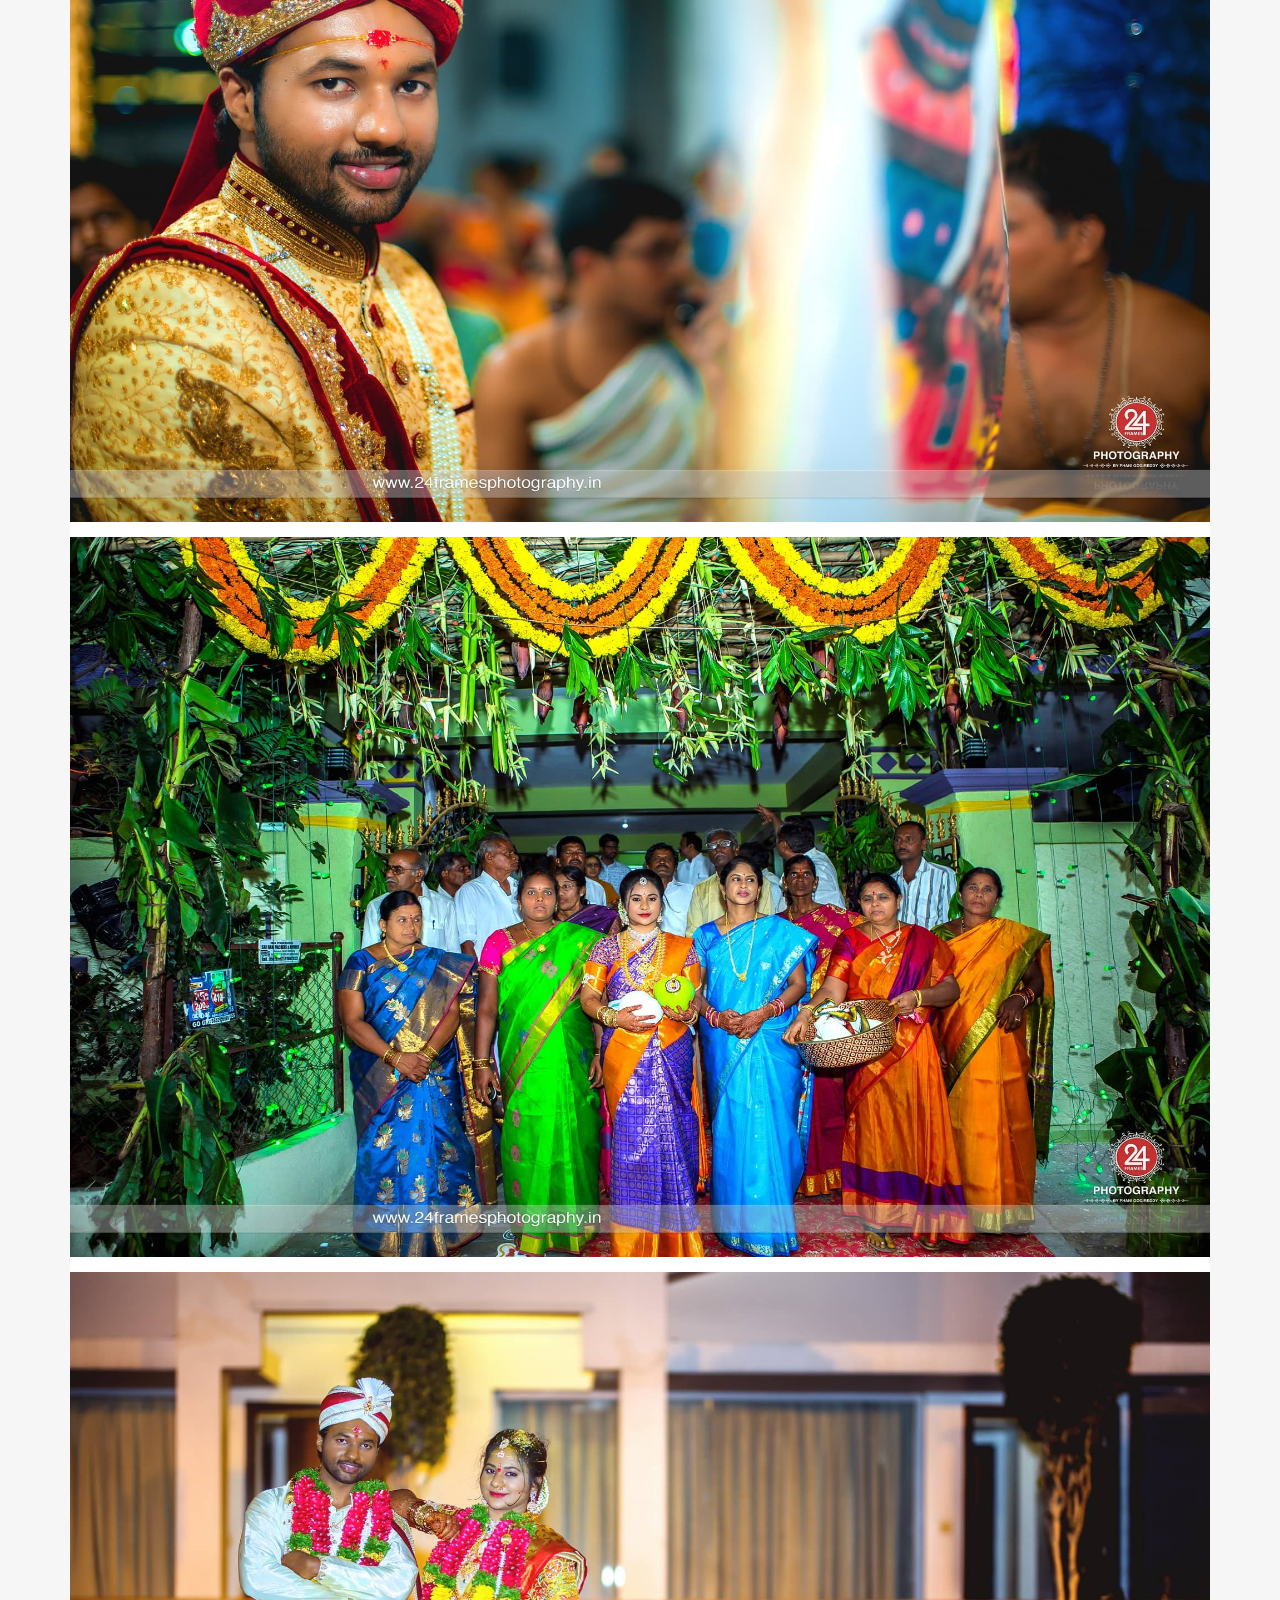
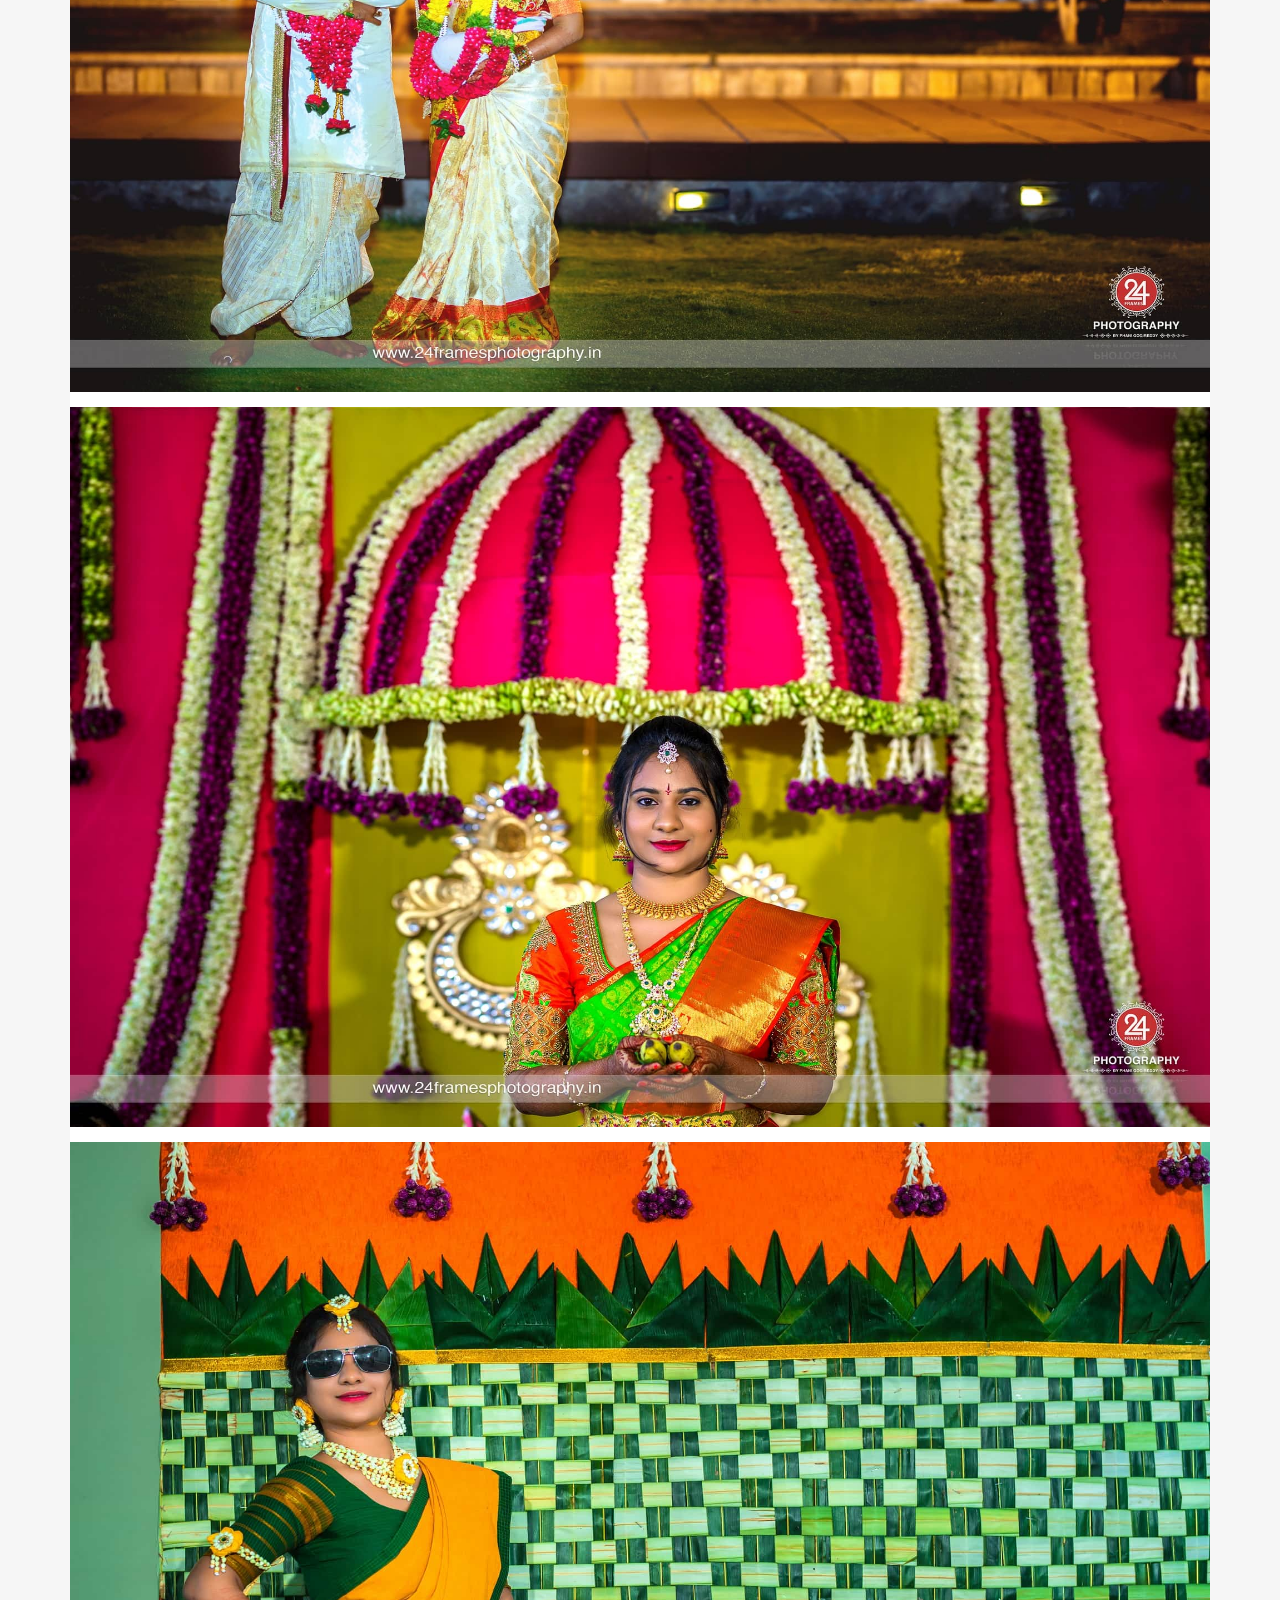
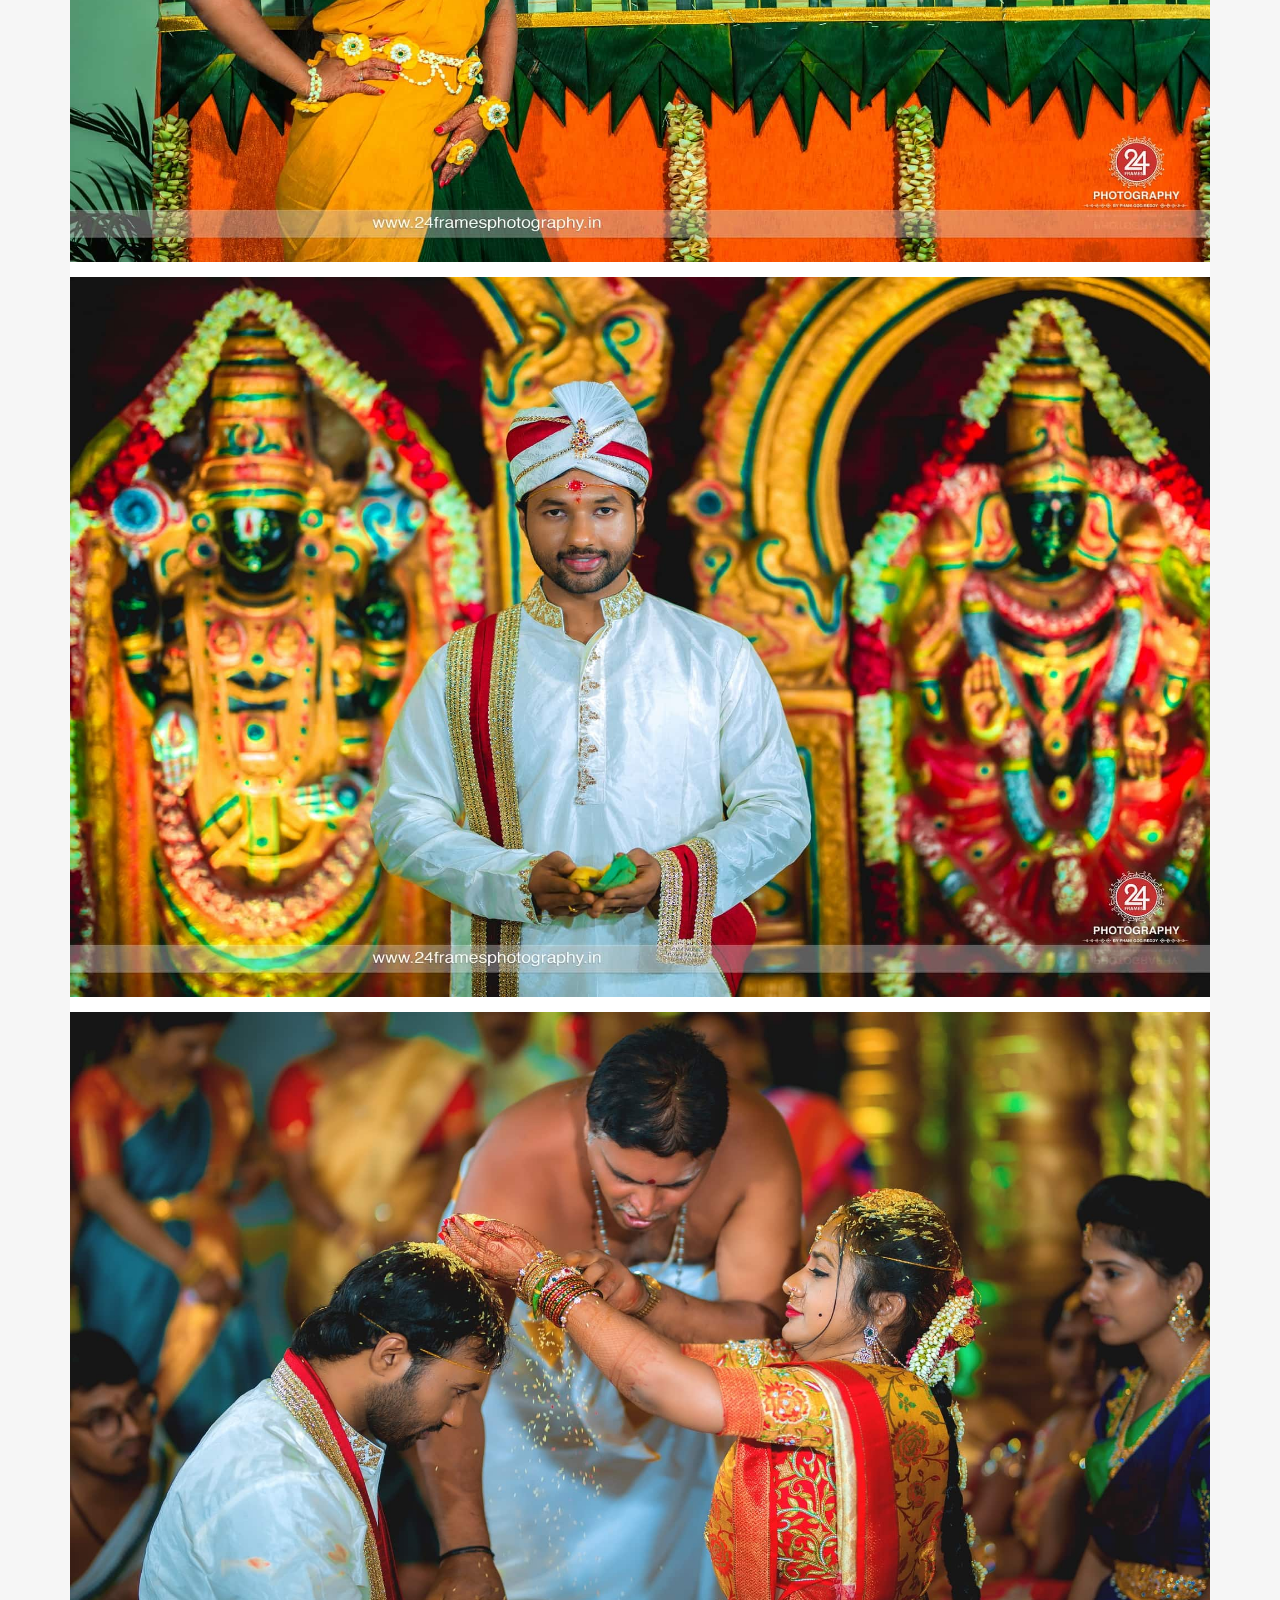
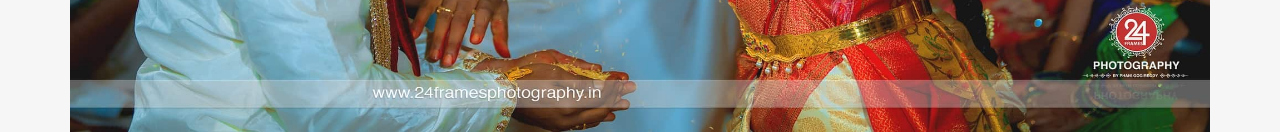
<file: traditional-wedding.html>
<!DOCTYPE html>
<html lang="en">
  <head>
    <meta charset="utf-8">
    <!-- Viewport Meta Tag -->
    <meta name="viewport" content="width=device-width, initial-scale=1">
    <title>
     24 frames photography
    </title>
    <!-- Bootstrap -->
    <link rel="stylesheet" type="text/css" href="css/bootstrap.min.css">
    <!-- Main Style -->
    <link rel="stylesheet" type="text/css" href="css/main.css">
    <!-- Slicknav Css -->
    <link rel="stylesheet" type="text/css" href="css/slicknav.css">

    <!-- Responsive Style -->
    <link rel="stylesheet" type="text/css" href="css/responsive.css">
    <!--Fonts-->
    <link rel="stylesheet" media="screen" href="https://cdnjs.cloudflare.com/ajax/libs/font-awesome/4.7.0/css/font-awesome.css">

    <link rel="stylesheet" media="screen" href="css/simple-line-icons.css">    
     
    <!-- Extras -->
    <link rel="stylesheet" type="text/css" href="css/owl.carousel.css">
    <link rel="stylesheet" type="text/css" href="css/owl.theme.css">
    <link rel="stylesheet" type="text/css" href="css/animate.css">
    <link rel="stylesheet" type="text/css" href="css/normalize.css">
    <link rel="stylesheet" type="text/css" href="css/settings.css">

    <!-- Color CSS Styles  -->
    <link rel="stylesheet" type="text/css" href="css/green.css" /> 
 <link href="css/Custom.css" rel="stylesheet" />	

  </head>
    <body>
     <div>
	 	    <header id="header-wrap">
        <div class="container">
            <!-- Navbar Starts -->
            <nav class="navbar navbar-toggleable-sm navbar-light">
                <!-- Brand and toggle get grouped for better mobile display -->
   
            <!-- Navbar Starts -->
            <nav class="navbar navbar-toggleable-sm navbar-light">
                <!-- Brand and toggle get grouped for better mobile display -->
                <div class="navbar-header">
                    <button class="navbar-toggler" type="button" data-toggle="collapse" data-target="#main-menu" aria-controls="main-menu" aria-expanded="false" aria-label="Toggle navigation"></button>
                    <a class="navbar-brand  mobile_main_logo" href="index.html">
                       <img src="Images/Log_170x90.png" alt="24 frames photography logo" class="main_logo">
                    </a>
                </div>
                <div class="collapse navbar-collapse" id="main-menu">
                    <ul class="navbar-nav">
               
                        <li class="nav-item dropdown">
                            <a class="nav-link dropdown-toggle" href="#" data-toggle="dropdown" aria-haspopup="true" aria-expanded="false"> Photography <i class="fa fa-angle-down" aria-hidden="true"></i> </a>
                            <div class="dropdown-menu">
                                <a class="dropdown-item" href="about-us.html"> Weddings </a>
                                <a class="dropdown-item" href="about-us2.html"> Couple Shoot </a>
                            </div>
                        </li>

                        <li class="nav-item dropdown">
                            <a class="nav-link dropdown-toggle" href="#" data-toggle="dropdown" aria-haspopup="true" aria-expanded="false"> Filmmaking <i class="fa fa-angle-down" aria-hidden="true"></i> </a>
                            <div class="dropdown-menu">
                                <a class="dropdown-item" href="about-us.html"> Weddings </a>
                                <a class="dropdown-item" href="about-us2.html"> Pre weddings </a>
                            </div>
                        </li>

                        <li class="nav-item active">
                            <a class="nav-link active" href="#"><img src="Images/Log_170x90.png" alt="24 frames photography logo" class="main_logo"></a>
                        </li>
                        <li class="nav-item dropdown">
                            <a class="nav-link dropdown-toggle" href="#" data-toggle="dropdown" aria-haspopup="true" aria-expanded="false">Book us <i class="fa fa-angle-down" aria-hidden="true"></i> </a>
                            <div class="dropdown-menu">
                                <a class="dropdown-item" href="accordions.html"> Weddings </a>
                                <a class="dropdown-item" href="tabs.html"> Couple Shoot </a>
                                <a class="dropdown-item" href="buttons.html"> Pre weddings </a>

                            </div>
                        </li>
                        <li class="nav-item dropdown">
                            <a class="nav-link dropdown-toggle" href="#" data-toggle="dropdown" aria-haspopup="true" aria-expanded="false">About us <i class="fa fa-angle-down" aria-hidden="true"></i> </a>
                            <div class="dropdown-menu">
                                <a class="dropdown-item" href="portfolio-col-2.html"> About 24 Frams </a>
                                <a class="dropdown-item" href="portfolio-col-3.html"> Our Team </a>
                            </div>
                        </li>
         
            
                    </ul>
          
                </div>

                <!-- Mobile Menu Start -->
                <ul class="wpb-mobile-menu">
                    <li>
                        <a class="active" href="index.html">Home</a>
                    </li>
                    <li>
                        <a href="#">Pages</a>
                        <ul>
                            <li><a href="about-us.html">About Us</a></li>
                            <li><a href="about-us2.html">About Us 2</a></li>
                            <li><a href="team-page.html">Team Members</a></li>
                            <li><a href="services.html">Services</a></li>
                            <li><a href="service2.html">Services 2</a></li>
                            <li><a href="contact1.html">Contact Us</a></li>
                            <li><a href="contact1.html">Contact Us 2</a></li>
                            <li><a href="pricing.html">Pricing</a></li>
                            <li><a href="404.html">404</a></li>
                        </ul>
                    </li>
                    <li>
                        <a href="#">Shortcodes</a>
                        <ul>
                            <li><a href="accordions.html">Accordions</a></li>
                            <li><a href="tabs.html">Tabs</a></li>
                            <li><a href="buttons.html">Buttons</a></li>
                            <li><a href="skills.html">Progress Bars</a></li>
                            <li><a href="testimonials.html">Testimonials</a></li>
                            <li><a href="clients.html">Clients</a></li>
                            <li><a href="icon.html">Icon Boxes</a></li>
                            <li><a href="team.html">Team</a></li>
                            <li><a href="carousel.html">Carousel</a></li>
                            <li><a href="maps.html">Google Maps</a></li>
                            <li><a href="pricing.html">Pricing tables</a></li>
                            <li><a href="notification.html">Notification</a></li>
                        </ul>
                    </li>
                    <li>
                        <a href="#">Portfolio</a>
                        <ul>
                            <li><a href="portfolio-col-2.html">Portfolio 2 Columns</a></li>
                            <li><a href="portfolio-col-3.html">Portfolio 3 Columns</a></li>
                            <li><a href="portfolio-col-4.html">Portfolio 4 Columns</a></li>
                            <li><a href="portfolio-item.html">Portfolio Single</a></li>
                        </ul>
                    </li>
                    <li>
                        <a href="#">Blog</a>
                        <ul>
                            <li><a href="sidebar-right.html">Sidebar Right</a></li>
                            <li><a href="sidebar-left.html">Sidebar Left</a></li>
                            <li><a href="sidebar-full.html">Full Width</a></li>
                            <li><a href="blog-single.html">Single Post</a></li>
                            <li><a href="blog-grids.html">Blog Grids</a></li>
                        </ul>
                    </li>
                    <li>
                        <a href="#">Contact Us</a>
                        <ul>
                            <li><a href="contact1.html">Contact us 1</a></li>
                            <li><a href="contact2.html">Contact us 2</a></li>
                        </ul>
                    </li>
                </ul>
                <!-- Mobile Menu End -->

            </nav>
        </div>
    </header>
	    <!-- Page Header -->
	
	<div class="container-fluid sub-page-body">
	<br>
		<div class="container sub-page-container-body">
		  <div class="row sub-page-container-images1">
			
				<img src="Images/wedding/Bhuvana+Anil/Bhuvana+Anil1.jpg">
		
		  </div>
		  
		   <div class="row sub-page-container-images">
		   <div class="col-md-12 sub-page-headings">
				<h2> A priceless Memory  </h2>
				<h5> { Antony Prince & Pooja Kavalakkat } </h5>
				<h6>Photographed by - 24 frams </p>
				<div>
				<p>Prince Jewellery – a renowned name in the Industry, is known for its finesse taste. 
				Their quality of celebrating life extended into their family wedding gala too, which was nothing short of a spectacle. 
				It’s been 5 years since we shot his brother Joseph’s wedding, and back again now, when we shot Prince’s, 
				we couldn’t help but feel nostalgic about all the good memories we share. The same venue, Santhome church, 
				and the same positive vibe filling the air, the Christian wedding was filled with family and tradition. 
				The groom Antony had seen the bride Pooja only twice or thrice before the wedding. So after the gradual wait of time,
				when they finally got to hold hands for a long time, it felt like a full moon, the feeling of completeness.</p>
				</div>
			</div>
		
		  </div>
		  
		  
		  
		  
		  <div class="row sub-page-container-images">
			
				<img src="Images/wedding/Bhuvana+Anil/Bhuvana+Anil17.jpg">
		
		  </div>
		  <div class="row sub-page-container-images">
			
				<img src="Images/wedding/Bhuvana+Anil/Bhuvana+Anil2.jpg">
		
		  </div>
		  <div class="row sub-page-container-images">
			
				<img src="Images/wedding/Bhuvana+Anil/Bhuvana+Anil15.jpg">
		
		  </div>
		  <div class="row sub-page-container-images">
			
				<img src="Images/wedding/Bhuvana+Anil/Bhuvana+Anil6.jpg">
		
		  </div>
		  <div class="row sub-page-container-images">
			
				<img src="Images/wedding/Bhuvana+Anil/Bhuvana+Anil11.jpg">
		
		  </div>
		   <div class="row sub-page-container-images">
			
				<img src="Images/wedding/Bhuvana+Anil/Bhuvana+Anil3.jpg">
		
		  </div>
		   <div class="row sub-page-container-images">
			
				<img src="Images/wedding/Bhuvana+Anil/Bhuvana+Anil13.jpg">
		
		  </div>
		   <div class="row sub-page-container-images">
			
				<img src="Images/wedding/Bhuvana+Anil/Bhuvana+Anil4.jpg">
		
		  </div>
		   <div class="row sub-page-container-images">
			
				<img src="Images/wedding/Bhuvana+Anil/Bhuvana+Anil8.jpg">
		
		  </div>
		    <div class="row sub-page-container-images">
			
				<img src="Images/wedding/Bhuvana+Anil/Bhuvana+Anil10.jpg">
		
		  </div>
		    <div class="row sub-page-container-images">
			
				<img src="Images/wedding/Bhuvana+Anil/Bhuvana+Anil9.jpg">
		
		  </div>
		    <div class="row sub-page-container-images">
			
				<img src="Images/wedding/Bhuvana+Anil/Bhuvana+Anil16.jpg">
		
		  </div>
		    <div class="row sub-page-container-images">
			
				<img src="Images/wedding/Bhuvana+Anil/Bhuvana+Anil7.jpg">
		
		  </div>
		    <div class="row sub-page-container-images">
			
				<img src="Images/wedding/Bhuvana+Anil/Bhuvana+Anil5.jpg">
		
		  </div>
		    <div class="row sub-page-container-images">
			
				<img src="Images/wedding/Bhuvana+Anil/Bhuvana+Anil12.jpg">
		
		  </div>
		    <div class="row sub-page-container-images">
			
				<img src="Images/wedding/Bhuvana+Anil/Bhuvana+Anil14.jpg">
		
		  </div>
		    
		  
		</div>
	
	
	</div>
	
	
	
	
	
	
	
	<a href="#" class="back-to-top">
      <i class="fa fa-angle-up">
      </i>
    </a> 
	  <!-- JavaScript & jQuery Plugins -->
    <script src="js/jquery-min.js"></script>
    <!-- Tether Js -->
    <script src="js/tether.min.js"></script>
    <!-- Bootstrap JS -->    
    <script src="js/bootstrap.min.js"></script>

    <!--Text Rotator-->
    <script src="js/jquery.mixitup.js"></script>
    <!--WOW Scroll Spy-->
    <script src="js/wow.js"></script>
    <!-- OWL Carousel -->
    <script src="js/owl.carousel.js"></script> 
    <!-- WayPoint -->
	 <script src="js/jquery.slicknav.js"></script> 
    <!-- Appear -->
    <script src="js/jquery.appear.js"></script>
    <!-- Vide js -->
    <script src="js/jquery.vide.js"></script>
     <!-- All JS plugin Triggers -->
	  <script src="js/Custom_js.js"></script> 
    <script src="js/main.js"></script> 

</div>
		
  </body>
</html>
</file>
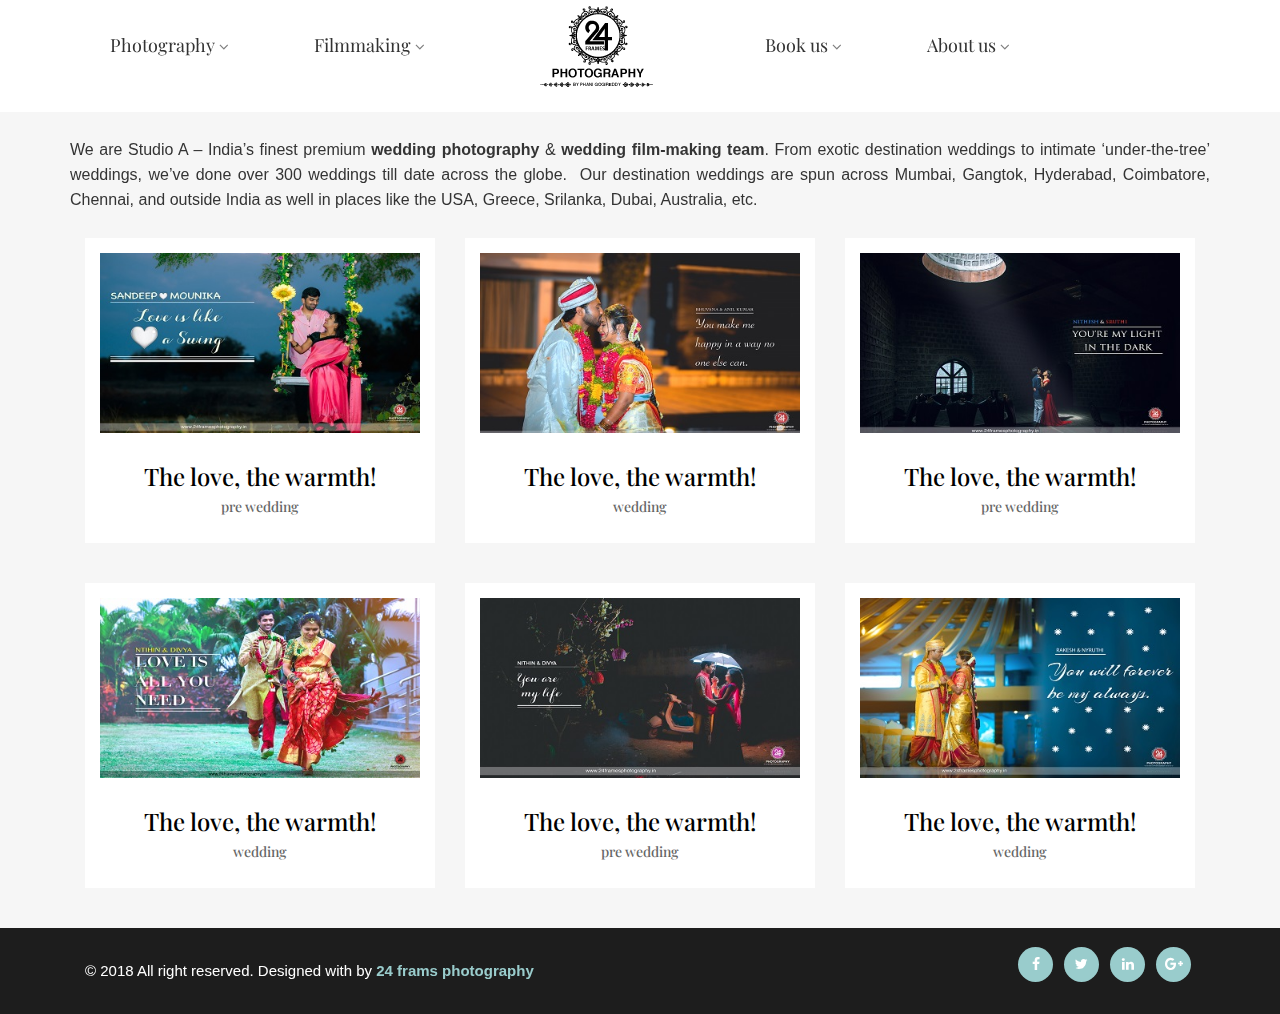
<file: wedding.html>
<!DOCTYPE html>
<html lang="en">
  <head>
    <meta charset="utf-8">
    <!-- Viewport Meta Tag -->
    <meta name="viewport" content="width=device-width, initial-scale=1">
    <title>
     24 frames photography
    </title>
    <!-- Bootstrap -->
    <link rel="stylesheet" type="text/css" href="css/bootstrap.min.css">
    <!-- Main Style -->
    <link rel="stylesheet" type="text/css" href="css/main.css">
    <!-- Slicknav Css -->
    <link rel="stylesheet" type="text/css" href="css/slicknav.css">

    <!-- Responsive Style -->
    <link rel="stylesheet" type="text/css" href="css/responsive.css">
    <!--Fonts-->
    <link rel="stylesheet" media="screen" href="https://cdnjs.cloudflare.com/ajax/libs/font-awesome/4.7.0/css/font-awesome.css">

    <link rel="stylesheet" media="screen" href="css/simple-line-icons.css">    
     
    <!-- Extras -->
    <link rel="stylesheet" type="text/css" href="css/owl.carousel.css">
    <link rel="stylesheet" type="text/css" href="css/owl.theme.css">
    <link rel="stylesheet" type="text/css" href="css/animate.css">
    <link rel="stylesheet" type="text/css" href="css/normalize.css">
    <link rel="stylesheet" type="text/css" href="css/settings.css">

    <!-- Color CSS Styles  -->
    <link rel="stylesheet" type="text/css" href="css/green.css" /> 
 <link href="css/Custom.css" rel="stylesheet" />	

  </head>
    <body>
     <div>
  <header id="header-wrap">
        <div class="container">
            <!-- Navbar Starts -->
            <nav class="navbar navbar-toggleable-sm navbar-light">
                <!-- Brand and toggle get grouped for better mobile display -->
   
            <!-- Navbar Starts -->
            <nav class="navbar navbar-toggleable-sm navbar-light">
                <!-- Brand and toggle get grouped for better mobile display -->
                <div class="navbar-header">
                    <button class="navbar-toggler" type="button" data-toggle="collapse" data-target="#main-menu" aria-controls="main-menu" aria-expanded="false" aria-label="Toggle navigation"></button>
                    <a class="navbar-brand  mobile_main_logo" href="index.html">
                       <img src="Images/Log_170x90.png" alt="24 frames photography logo" class="main_logo">
                    </a>
                </div>
                <div class="collapse navbar-collapse" id="main-menu">
                    <ul class="navbar-nav">
               
                        <li class="nav-item dropdown">
                            <a class="nav-link dropdown-toggle" href="#" data-toggle="dropdown" aria-haspopup="true" aria-expanded="false"> Photography <i class="fa fa-angle-down" aria-hidden="true"></i> </a>
                            <div class="dropdown-menu">
                                <a class="dropdown-item" href="about-us.html"> Weddings </a>
                                <a class="dropdown-item" href="about-us2.html"> Couple Shoot </a>
                            </div>
                        </li>

                        <li class="nav-item dropdown">
                            <a class="nav-link dropdown-toggle" href="#" data-toggle="dropdown" aria-haspopup="true" aria-expanded="false"> Filmmaking <i class="fa fa-angle-down" aria-hidden="true"></i> </a>
                            <div class="dropdown-menu">
                                <a class="dropdown-item" href="about-us.html"> Weddings </a>
                                <a class="dropdown-item" href="about-us2.html"> Pre weddings </a>
                            </div>
                        </li>

                        <li class="nav-item active">
                            <a class="nav-link active" href="#"><img src="Images/Log_170x90.png" alt="24 frames photography logo" class="main_logo"></a>
                        </li>
                        <li class="nav-item dropdown">
                            <a class="nav-link dropdown-toggle" href="#" data-toggle="dropdown" aria-haspopup="true" aria-expanded="false">Book us <i class="fa fa-angle-down" aria-hidden="true"></i> </a>
                            <div class="dropdown-menu">
                                <a class="dropdown-item" href="accordions.html"> Weddings </a>
                                <a class="dropdown-item" href="tabs.html"> Couple Shoot </a>
                                <a class="dropdown-item" href="buttons.html"> Pre weddings </a>

                            </div>
                        </li>
                        <li class="nav-item dropdown">
                            <a class="nav-link dropdown-toggle" href="#" data-toggle="dropdown" aria-haspopup="true" aria-expanded="false">About us <i class="fa fa-angle-down" aria-hidden="true"></i> </a>
                            <div class="dropdown-menu">
                                <a class="dropdown-item" href="portfolio-col-2.html"> About 24 Frams </a>
                                <a class="dropdown-item" href="portfolio-col-3.html"> Our Team </a>
                            </div>
                        </li>
         
            
                    </ul>
          
                </div>

                <!-- Mobile Menu Start -->
                <ul class="wpb-mobile-menu">
                    <li>
                        <a class="active" href="index.html">Home</a>
                    </li>
                    <li>
                        <a href="#">Pages</a>
                        <ul>
                            <li><a href="about-us.html">About Us</a></li>
                            <li><a href="about-us2.html">About Us 2</a></li>
                            <li><a href="team-page.html">Team Members</a></li>
                            <li><a href="services.html">Services</a></li>
                            <li><a href="service2.html">Services 2</a></li>
                            <li><a href="contact1.html">Contact Us</a></li>
                            <li><a href="contact1.html">Contact Us 2</a></li>
                            <li><a href="pricing.html">Pricing</a></li>
                            <li><a href="404.html">404</a></li>
                        </ul>
                    </li>
                    <li>
                        <a href="#">Shortcodes</a>
                        <ul>
                            <li><a href="accordions.html">Accordions</a></li>
                            <li><a href="tabs.html">Tabs</a></li>
                            <li><a href="buttons.html">Buttons</a></li>
                            <li><a href="skills.html">Progress Bars</a></li>
                            <li><a href="testimonials.html">Testimonials</a></li>
                            <li><a href="clients.html">Clients</a></li>
                            <li><a href="icon.html">Icon Boxes</a></li>
                            <li><a href="team.html">Team</a></li>
                            <li><a href="carousel.html">Carousel</a></li>
                            <li><a href="maps.html">Google Maps</a></li>
                            <li><a href="pricing.html">Pricing tables</a></li>
                            <li><a href="notification.html">Notification</a></li>
                        </ul>
                    </li>
                    <li>
                        <a href="#">Portfolio</a>
                        <ul>
                            <li><a href="portfolio-col-2.html">Portfolio 2 Columns</a></li>
                            <li><a href="portfolio-col-3.html">Portfolio 3 Columns</a></li>
                            <li><a href="portfolio-col-4.html">Portfolio 4 Columns</a></li>
                            <li><a href="portfolio-item.html">Portfolio Single</a></li>
                        </ul>
                    </li>
                    <li>
                        <a href="#">Blog</a>
                        <ul>
                            <li><a href="sidebar-right.html">Sidebar Right</a></li>
                            <li><a href="sidebar-left.html">Sidebar Left</a></li>
                            <li><a href="sidebar-full.html">Full Width</a></li>
                            <li><a href="blog-single.html">Single Post</a></li>
                            <li><a href="blog-grids.html">Blog Grids</a></li>
                        </ul>
                    </li>
                    <li>
                        <a href="#">Contact Us</a>
                        <ul>
                            <li><a href="contact1.html">Contact us 1</a></li>
                            <li><a href="contact2.html">Contact us 2</a></li>
                        </ul>
                    </li>
                </ul>
                <!-- Mobile Menu End -->

            </nav>
        </div>
    </header>
	    <!-- Page Header -->
	<div class="container-fluid sub-page-body">
	   <div class="container">
	    <div class="row">
   
	   
	   <p class="weddingpage-main-text"style="">We are Studio A – India’s finest premium <strong>wedding photography</strong> &amp;<strong> wedding&nbsp;film-making&nbsp;team</strong>. From exotic destination weddings to intimate ‘under-the-tree’ weddings, we’ve done over 300 weddings till date across the globe.&nbsp;&nbsp;Our destination weddings are spun across Mumbai, Gangtok, Hyderabad, Coimbatore, Chennai, and outside India as well in places like the USA, Greece, Srilanka, Dubai, Australia, etc.</p>
	     </div>		
	   <div class="row">
			<div class="col-md-4">
			<article data-title-position="below-image" class="gallery_front_artical">
			<div class="image-holder">
								<a href="grand-prewedding-hyd.html">
					<img src="Images/cover_pics/sandeep+Mounika.jpg" alt="sandeep + Mounika">									</a>
				

    			</div>
			<section class="entry-content text-center">
								<div class="entry-title">
					<a target="_blank" href="#"><h3 class="title">The love, the warmth!</h3></a>
                               <h5 style="font-size: 14px!important; font-family: 'Playfair Display', serif!important;"> pre wedding </h5>
						 
			</div>
							</section>
								</article>
			
			</div>
			
						<div class="col-md-4">
			<article data-title-position="below-image" class="gallery_front_artical">
			<div class="image-holder">
								<a href="traditional-wedding.html">
					<img src="Images/cover_pics/bhuvana+Anilkumar.jpg" alt="bhuvana + Anilkumar">									</a>
				

    			</div>
			<section class="entry-content text-center">
								<div class="entry-title">
					<a target="_blank" href="#"><h3 class="title">The love, the warmth!</h3></a>
                               <h5 style="font-size: 14px!important; font-family: 'Playfair Display', serif!important;"> wedding </h5>
						 
			</div>
							</section>
								</article>
			
			</div>
			
						<div class="col-md-4">
			<article data-title-position="below-image" class="gallery_front_artical">
			<div class="image-holder">
								<a href="fashion-couple-shoot.html">
					<img src="Images/cover_pics/Nithesh+Sruthi.jpg" alt="Nithesh + Sruthi">									</a>

    			</div>
			<section class="entry-content text-center">
								<div class="entry-title">
					<a target="_blank" href="#"><h3 class="title">The love, the warmth!</h3></a>
                               <h5 style="font-size: 14px!important; font-family: 'Playfair Display', serif!important;"> pre wedding </h5>
						 
			</div>
							</section>
								</article>
			
			</div>
			
			
		
		</div>
						<div class="row">
			<div class="col-md-4">
			<article data-title-position="below-image" class="gallery_front_artical">
			<div class="image-holder">
								<a href="grand-wedding.html">
					<img src="Images/cover_pics/Nithin+Divya+w.jpg" alt="Nithin + Divya">									</a>

    			</div>
			<section class="entry-content text-center">
								<div class="entry-title">
					<a target="_blank" href="#"><h3 class="title">The love, the warmth!</h3></a>
                               <h5 style="font-size: 14px!important; font-family: 'Playfair Display', serif!important;"> wedding </h5>
						 
			</div>
							</section>
								</article>
			
			</div>
			
						<div class="col-md-4">
			<article data-title-position="below-image" class="gallery_front_artical">
			<div class="image-holder">
								<a href="natural-couple-shoot.html">
					<img src="Images/cover_pics/Nithin+Divya.jpg" alt="Nithin + Divya">									</a>

    			</div>
			<section class="entry-content text-center">
								<div class="entry-title">
					<a target="_blank" href="#"><h3 class="title">The love, the warmth!</h3></a>
                               <h5 style="font-size: 14px!important; font-family: 'Playfair Display', serif!important;"> pre wedding </h5>
						 
			</div>
							</section>
								</article>
			
			</div>
			
						<div class="col-md-4">
			<article data-title-position="below-image" class="gallery_front_artical">
			<div class="image-holder">
								<a href="grand-wedding-hyd.html">
					<img src="Images/cover_pics/rakesh.jpg" alt="rakesh">									</a>

    			</div>
			<section class="entry-content text-center">
								<div class="entry-title">
					<a target="_blank" href="#"><h3 class="title">The love, the warmth!</h3></a>
                               <h5 style="font-size: 14px!important; font-family: 'Playfair Display', serif!important;"> wedding </h5>
						 
			</div>
							</section>
								</article>
			
			</div>
			
			
		
		</div>
	</div>
	</div>

	    <!-- Footer Section -->
    <footer>
      <!-- Copyright -->
      <div id="copyright">
        <div class="container">
          <div class="row">
            <div class="col-md-6 col-sm-6">
              <p class="copyright-text">
                ©  2018 All right reserved. Designed with by <a href="#">24 frams photography </a>
              </p>
            </div>
            <div class="col-md-6  col-sm-6 social_media_icons">
         <div class="social-footer">
              <a href="#"><i class="fa fa-facebook icon-round"></i></a>
              <a href="#"><i class="fa fa-twitter icon-round"></i></a>
              <a href="#"><i class="fa fa-linkedin icon-round"></i></a>
              <a href="#"><i class="fa fa-google-plus icon-round"></i></a>
            </div>        
            </div>
          </div>
        </div>
      </div>
      <!-- Copyright  End-->
    </footer>
    <!-- Footer Section End-->
	
	
	<a href="#" class="back-to-top">
      <i class="fa fa-angle-up">
      </i>
    </a> 
	  <!-- JavaScript & jQuery Plugins -->
    <script src="js/jquery-min.js"></script>
    <!-- Tether Js -->
    <script src="js/tether.min.js"></script>
    <!-- Bootstrap JS -->    
    <script src="js/bootstrap.min.js"></script>

    <!--Text Rotator-->
    <script src="js/jquery.mixitup.js"></script>
    <!--WOW Scroll Spy-->
    <script src="js/wow.js"></script>
    <!-- OWL Carousel -->
    <script src="js/owl.carousel.js"></script> 
    <!-- WayPoint -->
	 <script src="js/jquery.slicknav.js"></script> 
    <!-- Appear -->
    <script src="js/jquery.appear.js"></script>
    <!-- Vide js -->
    <script src="js/jquery.vide.js"></script>
     <!-- All JS plugin Triggers -->
	  <script src="js/Custom_js.js"></script> 
    <script src="js/main.js"></script> 

</div>
		
  </body>
</html>
</file>
<file: css/main.css>
@import url(https://fonts.googleapis.com/css?family=Open+Sans:400,700,800,300);
@import url(https://fonts.googleapis.com/css?family=Muli);
/*You can add your won color also */
body {
  font-family: 'Open Sans', sans-serif;
  background: #fff;
  font-size: 14px;
  font-weight: 400;
  -webkit-box-sizing: border-box;
  -moz-box-sizing: border-box;
  box-sizing: border-box;
  -webkit-font-smoothing: subpixel-antialiased;
  color: #666;
  overflow-x: hidden;
  line-height: 25px;
  -webkit-backface-visibility: hidden;
  backface-visibility: hidden;
}
.form-group .help-block {
  color: red;
}
.roof-menu ul li.active a:hover {
  opacity: 0.8;
}
.roof-menu ul li a:hover {
  opacity: 0.8;
}
.section-padding {
  padding: 110px 0;
}
.mt-10 {
  margin-top: 10px;
}
.mt-20 {
  margin-top: 20px;
}
.mt-30 {
  margin-top: 30px;
}
.mt-40 {
  margin-top: 40px;
}
.mt-50 {
  margin-top: 50px;
}
.mt-80 {
  margin-top: 80px;
}
.mb-10 {
  margin-bottom: 10px;
}
.mb-20 {
  margin-bottom: 20px;
}
.mb-30 {
  margin-bottom: 30px;
}
.mb-40 {
  margin-bottom: 40px;
}
.mb-50 {
  margin-bottom: 50pxs;
}
/* h1, */
/* h2, */
/* h3, */
/* h4 { */
  /* font-family: 'Muli', sans-serif; */
  /* font-weight: 400; */
/* } */
/* p { */
  /* font-size: 14px; */
  /* font-family: 'Open Sans', sans-serif; */
  /* font-weight: 300; */
/* } */
a {
  
  -webkit-transition: all 0.2s linear;
  -moz-transition: all 0.2s linear;
  -o-transition: all 0.2s linear;
  transition: all 0.2s linear;
}
a:hover {
  color: #a22f30;
  text-decoration: none;
}
a:focus {
  outline: none;
  text-decoration: none;
}
.ordinary-row {
  padding: 80px 0 90px;
}
.section-title + .row {
  padding: 40px 0 90px;
}
.btn,
button {
  padding: 7px 30px;
  border-radius: 0px;
  font-weight: 400;
  color: #fff;
  font-size: 13px;
  -webkit-transition: all 0.2s linear;
  -moz-transition: all 0.2s linear;
  -o-transition: all 0.2s linear;
  transition: all 0.2s linear;
  display: inline-block;
}
.btn:hover,
button:hover {
  color: #fff;
  carsoer: pointer;
}
.section {
  padding: 80px 0;
}
.input-group-btn button {
  padding: 11px 20px;
}
.btn-common {
  color: #FFF!important;
  background: #ff5959;
  position: relative;
  border: transparent;
  z-index: 1;
}
.btn-common:before {
  content: '';
  position: absolute;
  top: 0;
  left: 0;
  width: 3px;
  height: 100%;
  z-index: -1;  
  -webkit-transition: all 0.2s linear;
  -moz-transition: all 0.2s linear;
  -o-transition: all 0.2s linear;
  transition: all 0.2s linear;
}
.btn-radius:before {
  border-radius: 5px 0px 0px 5px; 
}
.btn-round {
  border-radius: 1.5em;
}
.btn-outline {
 
  border-width: 2px;
}
.btn-outline:hover {
  color: #fff;
  border: 2px solid transparent;
  
}
.btn-common:hover:before {
  width: 100%;
}
.btn-border {
  background: rgba(255, 255, 255, 0.18);
  border: 2px solid #fff;
  color: #fff;
}
.btn-border:hover {
  background: rgba(255, 255, 255, 0.3);
  border: 2px solid #ffffff;
  color: #fff;
}
.btn-lg {
  padding: 14px 33px;
  text-transform: uppercase;
  font-size: 16px;
}
.btn-xs {
  font-size: 11px;
  padding: 13px 12px;
}
.btn-sm {
  padding: 12px 15px;
}
.btn-md {
  font-size: 15px;
  padding: 12px 25px;
}
.btn-radius {
  border-radius: 5px;
}
.media-left{
  padding-right: 10px;
}
.img-circle{
  border-radius: 50%;
}
.input-group .form-control {
  border-radius: 30px 0 0 30px;
}
.form-group label {
  margin-bottom: 24px;
}
.form-group .radius-input {
  border-radius: 30px;
  height: 45px;
}
.form-group .flat-input {
  border-radius: 0;
}
.form-group .form-control {
  background: #ffffff;
  padding-right: 30px;
  color: #666;
  position: relative;
  box-shadow: none;
}
.form-group .form-control:focus {
  
}
.form-group .help-block {
  font-weight: 700;
}
.label {
  font-weight: normal;
  margin: 0 2px;
}
.social-links {
  display: inline-block;
}
.social-links a {
  display: inline-block;
  margin: 0 0 0 5px;
}
.social-links a i {
  width: 32px;
  height: 32px;
  vertical-align: middle;
  border-radius: 100%;
  line-height: 32px;
  -webkit-transition: all 0.2s linear;
  -moz-transition: all 0.2s linear;
  -o-transition: all 0.2s linear;
  transition: all 0.2s linear;
}
.social-links a i:hover {
  -webkit-transition: all 0.2s linear;
  -moz-transition: all 0.2s linear;
  -o-transition: all 0.2s linear;
  transition: all 0.2s linear;
}
.social-links a .fa-twitter:hover {
  color: #00aced;
}
.social-links a .fa-facebook:hover {
  color: #3b5998;
}
.social-links a .fa-google-plus:hover {
  color: #dd4b39;
}
.social-links a .fa-youtube-play:hover {
  color: #bb0000;
}
.social-links a .fa-linkedin:hover {
  color: #007bb6;
}
li.search {
  position: inherit;
  padding-right: 10px;
}
li.search .open-search {
  margin-right: 0 !important;
}
li.search .open-search i {
  font-size: 13px;
}
.navbar-engage .navbar-nav > li.search > a:before {
  display: none;
}
i {
  transition: all 0.3s ease-in-out;
}
i:hover {
  opacity: 0.8;
  transition: all 0.3s ease-in-out;
}
.full-search {
  display: none;
  position: absolute;
  top: 100%;
  left: 0;
  width: 100%;
  background: #333;
  padding: 15px 0;
  z-index: 999;
}
.full-search input[type="text"] {
  outline: medium none;
  display: inline-block;
  width: 97%;
  background: transparent;
  color: #FFF;
  font-size: 28px;
  padding: 4px 16px 8px;
  line-height: 39px;
  border-radius: 3px;
  height: auto;
  border: 1px solid #444;
}
.section-title {
  text-align: center;
  font-size: 38px;
  line-height: 40px;
  color: #000;
  font-family: 'Muli', sans-serif;
  padding: 10px 0;
}
.section-subcontent {
  text-align: center;
  padding-bottom: 30px;
}
.small-title {
  font-size: 22px;
  position: relative;
  text-align: left;
}

/* ScrollToTop */
.back-to-top {
  display: none;
  position: fixed;
  bottom: 18px;
  right: 15px;
}
.back-to-top i {
  display: block;
  font-size: 18px;
  width: 36px;
  height: 36px;
  line-height: 36px;
  color: #fff;
  border-radius: 0px;
  text-align: center;
  
  transition: all 0.2s ease-in-out;
  -moz-transition: all 0.2s ease-in-out;
  -webkit-transition: all 0.2s ease-in-out;
  -o-transition: all 0.2s ease-in-out;
}
.page-header {
  padding: 0;
  margin: 0;
  position: relative;
  background: url(../img/backgrounds/testimonial-bg.jpg);
  min-height: 164px;
}
.page-header .page-header-inner {
  color: #fff;
  height: 100%;
  padding: 40px 0;
  position: absolute;
  width: 100%;
}
.page-header .page-header-inner:before {
  background: rgba(231, 76, 60, 0.2);
  position: absolute;
  width: 100%;
  height: 100%;
  top: 0;
  bottom: 0;
  content: "";
  display: block;
}
.page-header .page-title {
  color: #fff;
  font-size: 44px;
  font-weight: 600;
  margin-bottom: 10px !important;
  padding: 15px 0;
  text-align: left;
}
.page-header .breadcrumb {
  margin: 0;
  padding: 0;
  background: transparent;
  position: relative;
  z-index: 9;
}
.page-header .breadcrumb li {
  line-height: 25px;
}
.page-header .section-title:before {
  width: 40px;
}
.switcher-box {
  position: fixed;
  width: 140px;
  top: 20%;
  left: -140px;
  z-index: 9999;
  background: #FFF;
  border: 1px solid #F3F3F3;
  padding: 15px;
  -webkit-transition: all 0.4s ease-out;
  -moz-transition: all 0.4s ease-out;
  -ms-transition: all 0.4s ease-out;
  -0-transition: all 0.4s ease-out;
  transition: all 0.4s ease-out;
}
.switcher-box h4 {
  color: #292929;
  font-family: "Roboto", sans-serif;
  font-size: 15px;
  margin-top: 0px;
  text-align: center;
  text-transform: uppercase;
  margin-bottom: 10px;
  font-weight: bold;
}
.switcher-box .colors-list {
  margin: 0px 0px 0px -4px;
}
.switcher-box .colors-list li {
  display: inline-block;
  font-size: 0px;
  list-style: none;
  margin: 0px 4px;
}
.switcher-box .colors-list li a {
  width: 25px;
  cursor: pointer;
  height: 25px;
  display: block;
}
.switcher-box .colors-list li a.default {
  background-color: #9C3;
}
.switcher-box .colors-list li a.red {
  background-color: #c74041;
}
.switcher-box .colors-list li a.lightblue {
  background-color: #00D3F9;
}
.switcher-box .colors-list li a.gray {
  background-color: #9BB5AC;
}
.switcher-box .colors-list li a.coffee {
  background-color: #998675;
}
.switcher-box .colors-list li a.green {
  background-color: #9C3;
}
.switcher-box .colors-list li a.orange {
  background-color: #F60;
}
.switcher-box .colors-list li a.wisteria {
  background-color: #9b59b6;
}
.switcher-box .colors-list li a.mblue {
  background-color: #34495e;
}
.switcher-box .colors-list li a.greensea {
  background-color: #1abc9c;
}
.switcher-box .open-switcher {
  position: absolute;
  right: -50px;
  top: -1px;
  width: 50px;
  border-radius: 0px;
  border: 0px none;
  padding: 0px;
  height: 50px;
  background: #DDD;
}
.switcher-box .open-switcher i {
  text-align: center;
  line-height: 50px;
  cursor: pointer;
  font-size: 25px;
  color: #292929;
  display: block;
}
.switcher-massage {
  font-size: 12px;
  line-height: 15px;
  color: 808080;
  margin: 10px 0px 0px;
}
#loader {
  position: fixed;
  background: #fff;
  top: 0;
  left: 0;
  width: 100%;
  height: 100%;
  z-index: 9999999999;
}
.square-spin {
  position: absolute;
  top: 50%;
  left: 50%;
  margin-left: -40px;
  margin-top: -40px;
}
.square-spin img {
  max-width: 64px;
}
#carousel-area {
  overflow: hidden;
  background: #2c3e50;
}
/* #carousel-area .carousel-inner .carousel-item { */
  /* opacity: 0.3; */
  /* width: 100%; */
  /* overflow: hidden; */
  /* transition-property: opacity; */
  /* transition-duration: 1s; */
/* } */
#carousel-area .carousel-inner .active {
  opacity: 1;
}
#carousel-area .carousel-inner .active.left,
#carousel-area .carousel-inner .active.right {
  left: 0;
  opacity: 0;
  z-index: 1;
}
#carousel-area .carousel-inner .next.left,
#carousel-area .carousel-inner .prev.right {
  opacity: 1;
}
#carousel-area .carousel-control {
  z-index: 2;
}
#carousel-area .carousel-item {
  background-size: 100%;
  background-size: cover;
}
#carousel-area .carousel-item .carousel-caption {  
  top: 22%;
  right: 10%;
  left: 10%;
  text-shadow: none;
}
#carousel-area .carousel-item .carousel-caption h2 {
  font-family: 'Muli', sans-serif;
  font-size: 70px;
  -webkit-animation-name: fadeInUp;
  animation-name: fadeInUp;
  -webkit-animation-duration: 0.8s;
  animation-duration: 0.8s;
}
#carousel-area .carousel-item .carousel-caption h3 {
  font-family: 'Open Sans', sans-serif;
  font-size: 24px;
  color: #fff;
  font-weight: 100;
  -webkit-animation-name: fadeInUp;
  animation-name: fadeInUp;
  -webkit-animation-duration: 1.2s;
  animation-duration: 1.2s;
}
#carousel-area .carousel-item .carousel-caption .btn {
  margin: 30px 15px;
  -webkit-animation-name: fadeInUp;
  animation-name: fadeInUp;
  -webkit-animation-duration: 1.4s;
  animation-duration: 1.4s;
}
#carousel-area .active {
  opacity: 1;
}
#carousel-area .active.left,
#carousel-area .active.right {
  left: 0;
  opacity: 0;
  z-index: 1;
}
#carousel-area .carousel-control {
  z-index: 10;
  width: 70px;
  height: 55px;
  top: 50%;
  padding: 10px 5px;
  box-shadow: none;
  /* background: url(Images/skin.png); */
  background:url("../Images/arrow.png");
  margin-top: -35px;
  text-shadow: none;
}
#carousel-area .carousel-control-prev-icon {
  left: 5%;
}
#carousel-area .carousel-control-next-icon {
  right: 5%;
  background-position: -150px 0px !important;
}
#carousel-area .carousel-indicators {
  bottom: 5px;
}
#carousel-area .carousel-indicators li {
  border-radius: 0px;
  width: 32px;
  height: 5px;
  margin: 0 5px;
  background: rgba(253, 254, 255, 0.80);
  border: none;
  transition: all 0.4s ease-in-out;
  -moz-transition: all 0.4s ease-in-out;
  -webkit-transition: all 0.4s ease-in-out;
  -o-transition: all 0.4s ease-in-out;
}
#carousel-area .carousel-indicators li:hover,
#carousel-area .carousel-indicators li.active {
  opacity: 1;
  
}
#carousel-area:hover .carousel-control {
  display: block;
}
#carousel-area i {
  margin-right: 10px;
}
.big-title {
  font-family: 'Muli', sans-serif;
  font-size: 60px;
  color: #fff !important;
  text-transform: uppercase;
}
.medium-title {
  color: #fff;
  font-family: 'Open Sans', sans-serif;
  font-size: 22px;
  line-height: 30px;
  font-weight: 300;
}
.mr {
  margin-right: 10px;
}
.navbar {
  margin-bottom: 0;
}
.navbar li {
  color: #666;
}
.navbar-engage.affix {
  width: 100%;
  top: 0;
  z-index: 99999;
  box-shadow: 0 0 3px rgba(0, 0, 0, 0.2);
  -webkit-animation-duration: 1s;
  animation-duration: 1s;
  -webkit-animation-fill-mode: both;
  animation-fill-mode: both;
  -webkit-animation-name: fadeInDown;
  animation-name: fadeInDown;
}
.navbar-engage.affix .navbar-brand {
  padding: 10px 15px;
  height: 54px;
}
.navbar-engage.affix .navbar-brand img {
  width: 100px;
}
.navbar-engage.affix .navbar-nav > li > a,
.navbar-engage.affix .navbar-nav > li > a:focus {
  margin: 10px 20px;
}
.navbar-brand {
  width: 130px;
  padding-top: 0px;
  height: auto;
}
.navbar-engage {
  border: none;
  border-radius: 0;
  background: #fff;
}
.navbar-engage .navbar-nav > li > a,
.navbar-engage .navbar-nav > li > a:focus {
  font-size: 14px;
  padding: 28px 20px;
  margin: 0px;
  outline: 0;
  color: #666;
  font-weight: 400;
  background: transparent;
}
.navbar-engage .navbar-nav > li > a {
  background: transparent;
  padding-bottom: 5px;
  color: #666;
  position: relative;
}
.navbar-engage .navbar-nav > li > a:before {
  content: "";
  display: inline-block;
  width: 0px;
  height: 1px;
  position: absolute;
  left: 1px;
  bottom: 4px;
  -webkit-transition: all 800ms cubic-bezier(0.19, 1, 0.22, 1) 0s;
  -moz-transition: all 800ms cubic-bezier(0.19, 1, 0.22, 1) 0s;
  -o-transition: all 800ms cubic-bezier(0.19, 1, 0.22, 1) 0s;
  transition: all 800ms cubic-bezier(0.19, 1, 0.22, 1) 0s;
}
.navbar-engage .navbar-nav > li a:hover::before,
.navbar-engage .navbar-nav > li.active a::before,
.navbar-engage .navbar-nav > li.open > a::before,
.navbar-engage .navbar-nav > .active > a:focus::before {
  width: 15px;
}
.navbar-engage .navbar-nav > li a:focus > a::before {
  background: transparent;
}
.navbar-engage .navbar-nav > li.open a:focus {
  background: transparent!important;
}
.navbar-engage .navbar-nav > li > a:hover,
.navbar-engage .navbar-nav > .active > a,
.navbar-engage .navbar-nav > li.open > a,
.navbar-engage .navbar-nav > .active > a:hover,
.navbar-engage .navbar-nav > .active > a:focus,
.navbar-engage .navbar-nav > .open > a:hover {
  background: transparent;
}
.dropdown-menu {
  
  -webkit-animation: fadeInUpMenu 0.4s;
  -moz-animation: fadeInUpMenu 0.4s;
  -ms-animation: fadeInUpMenu 0.4s;
  -o-animation: fadeInUpMenu 0.4s;
  animation: fadeInUpMenu 0.4s;
}
@-webkit-keyframes fadeInUpMenu {
  0% {
    opacity: 0;
    -webkit-transform: translateY(10px);
  }
  100% {
    opacity: 1;
    -webkit-transform: translateY(0);
  }
}
@keyframes fadeInUpMenu {
  0% {
    opacity: 0;
    transform: translateY(10px);
  }
  100% {
    opacity: 1;
    transform: translateY(0);
  }
}
.fadeInUpMenu {
  -webkit-animation-name: fadeInUpMenu;
  animation-name: fadeInUpMenu;
}
.navbar-engage .dropdown-menu {
  padding: 0;
  border-style: solid;
  border-width: 4px 0 0 0;
  border-radius: 0;
  left: 0;
  right: 0;
}
.navbar-engage .dropdown-menu a.dropdown-item {
  color: #666;
  padding: 10px 0 10px 15px;
  margin: 5px 0;
}
.navbar-engage .dropdown-menu a.dropdown-item:hover,
.navbar-engage .dropdown-menu a.dropdown-item .active {
  background: #ecf0f1;
}
.navbar-engage .dropdown-menu a {
  background: #ecf0f1;
}
.navbar-engage .dropdown-item {
  color: #666;
  padding: 10px 0 10px 15px;
  margin: 5px 0;
}
.navbar-engage .sub-menu {
  top: -1px;
  left: 100% !important;
  padding: 0;
  border: none;
  -webkit-animation: fadeInUpMenu 0.4s;
  -moz-animation: fadeInUpMenu 0.4s;
  -ms-animation: fadeInUpMenu 0.4s;
  -o-animation: fadeInUpMenu 0.4s;
  animation: fadeInUpMenu 0.4s;
}
.navbar-engage .navbar-toggle {
  border-radius: 0;
}

@-webkit-keyframes fadeInUpMenu {
  0% {
    opacity: 0;
    -webkit-transform: translateY(10px);
  }
  100% {
    opacity: 1;
    -webkit-transform: translateY(0);
  }
}
@keyframes fadeInUpMenu {
  0% {
    opacity: 0;
    transform: translateY(10px);
  }
  100% {
    opacity: 1;
    transform: translateY(0);
  }
}
.fadeInUpMenu {
  -webkit-animation-name: fadeInUpMenu;
  animation-name: fadeInUpMenu;
}
.navbar {
  padding: 0px;
}
.nav-inline .nav-item + .nav-item {
  margin-left: 0px;
}


#main-menu ul > li > a {
  background: transparent!important;
  color: #333;
  position: relative;
  padding: 20px 25px;
  font-weight: 400;
  line-height: 18px;
  /* text-transform: uppercase; */
}
#main-menu ul > .dropdown:hover > ul.dropdown-menu {
  display: block;
  webkit-animation: MenuFadeIn 400ms;
  animation: MenuFadeIn 400ms;
  transition: all 0.3s ease-in-out 0s;
}
#main-menu ul .dropdown .dropdown-menu {
  padding: 0;
  border-radius: 0;
  left: 0;
  right: 0;
  top:75px;
  margin-top: 0px;
  width: 220px;
  border: none;
  box-shadow: 0 6px 12px rgba(0, 0, 0, .175);
}
#main-menu ul .dropdown .dropdown-menu a {
  font-size: 16px;
  color: #666;
  display: block;
  height: auto;
  padding: 12px 20px 13px;
  line-height: 16px;
  font-weight: 400;
  border-top: 1px solid #e2e6e7;
  transition: all 0.3s ease-in-out 0s;
}
#main-menu ul .dropdown .dropdown-menu a:hover,
#main-menu .dropdown .dropdown-menu a .active {
  background: transparent;
 
  transition: all 0.3s ease-in-out 0s;

}
#main-menu ul .dropdown .dropdown-menu > li > a:focus {
  background: transparent;
}
#main-menu ul .dropdown .dropdown-menu > li.active > a {
  background: transparent;
}
#main-menu ul .dropdown .open > a {
  background: transparent;
}
#main-menu ul .dropdown .open > a:hover,
#main-menu .dropdown .open > a:focus,
#main-menu .dropdown .open > a.active {
  background: transparent;
}
#main-menu ul .dropdown .sub-menu {
  top: -2px;
  left: 100% !important;
  padding: 0;
  border: none;
  -webkit-animation: MenuFadeIn 0.4s;
  -moz-animation: MenuFadeIn 0.4s;
  -ms-animation: MenuFadeIn 0.4s;
  -o-animation: MenuFadeIn 0.4s;
  animation: MenuFadeIn 0.4s;
}
@-webkit-keyframes MenuFadeIn {
  0% {
    opacity: 0;
  }
  100% {
    opacity: 1;
  }
}
@keyframes MenuFadeIn {
  0% {
    opacity: 0;
  }
  100% {
    opacity: 1;
  }
}
#main-menu ul .dropdown-toggle::after {
  display: none;
}
.active.slicknav_collapsed,
.slicknav_parent.slicknav_open {
  background: #eee;
}
.wpb-mobile-menu {
  display: none;
}
ul li > ul {
  padding: 0;
  border-style: solid;
  border-width: 4px 0 0 0;
  border-radius: 0;
  left: 0;
  right: 0;
  border-color: transparent;
}
ul li > ul > li > a {
  color: #666;
  padding: 10px 0 10px 15px;
  margin: 5px 0;
}
ul li > ul > li > a:hover,
ul li > ul > li > a .active {
  background: #ecf0f1;
}
ul li > ul > li.active > a {
  background: #ecf0f1;
}
.active.slicknav_collapsed,
.slicknav_parent.slicknav_open {
  background: #eee;
}
.wpb-mobile-menu {
  display: none;
}
.wpb-mobile-menu ul li > ul {
  padding: 0;
  border-style: solid;
  border-width: 4px 0 0 0;
  border-radius: 0;
  left: 0;
  right: 0;
  border-color: transparent;
}
.wpb-mobile-menu ul li > ul > li > a {
  color: #666;
  padding: 10px 0 10px 15px;
}
.wpb-mobile-menu ul li > ul > li > a:hover,
.wpb-mobile-menu ul li > ul > li > a .active {
  background: #ecf0f1;
}
.wpb-mobile-menu ul li > ul > li.active > a {
  background: #ecf0f1;
}
.slicknav_menu {
  display: none;
}
@media screen and (max-width: 767px) {
  .navbar-brand {
    position: absolute;
    top: 12px;
  }
  /* #menu is the original menu */
  #wpb-mobile-menu {
    display: none;
  }
  .slicknav_menu {
    display: block;
  }
}
/* SlickMenu responsive */
@media screen and (max-width: 768px) {
  .navbar-toggler{
    display: none;
  }
}
.top_search_con {
  background: #fff;
  height: 38px;
  border-radius: 50px;
  position: relative;
  width: 100%;
}
.top_search_con input[type="text"],
.top_search_con input:focus {
  background: none !important;
  border: 1px solid #E4E4E4;
  height: 100%;
  width: 100%;
  padding: 1px 20px 0 40px;
  color: #818B8D;
  font-size: 12px;
  outline: none;
  border-radius: 50px;
  transition: all 0.4s ease-in-out;
  -webkit-transition: all 0.4s ease-in-out;
  -moz-transition: all 0.4s ease-in-out;
}
.top_search_icon {
  color: #e64a4a;
  font-size: 14px;
  left: 15px;
  position: absolute;
  top: 7px;
}
.top_search .top_search_submit {
  border: none;
  padding: 0;
  position: absolute;
  width: 20px;
  left: 12px;
  opacity: 0;
  top: 9px;
}
/* ==========================================================================
   Service Section Start
   ========================================================================== */
.service-item {
  text-align: center;
}
.service-item .icon-wrapper {
  font-size: 40px;
  margin-bottom: 30px;
}
.service-item .icon-wrapper i {
  display: block;
  margin: 0 auto;
  
}
.service-item h2 {
  font-size: 22px;
  margin-bottom: 15px;
  transition: all 0.4s ease-in-out;
  -moz-transition: all 0.4s ease-in-out;
  -webkit-transition: all 0.4s ease-in-out;
  -o-transition: all 0.4s ease-in-out;
}
.service-item p {
  font-size: 13px;
}
/* Pulse Shrink */
@-webkit-keyframes pulse-shrink {
  to {
    -webkit-transform: scale(0.9);
    transform: scale(0.9);
  }
}
@keyframes pulse-shrink {
  to {
    -webkit-transform: scale(0.9);
    -ms-transform: scale(0.9);
    transform: scale(0.9);
  }
}
.pulse-shrink {
  display: inline-block;
}
.service-item:hover .pulse-shrink {
  -webkit-animation-name: pulse-shrink;
  animation-name: pulse-shrink;
  -webkit-animation-duration: 0.3s;
  animation-duration: 0.3s;
  -webkit-animation-timing-function: linear;
  animation-timing-function: linear;
  -webkit-animation-iteration-count: infinite;
  animation-iteration-count: infinite;
  -webkit-animation-direction: alternate;
  animation-direction: alternate;
}
/* ==========================================================================
   About Us Section Start
   ========================================================================== */
.split {
  background-color: #F6F6F6;
}

.split h2.title {
  font-size: 28px;
  text-transform: uppercase;
  margin: 10px 0 20px 0;
}
.split .lead {
  font-size: 14px;
}
.split .details-list {
  margin-top: 36px;
}
.split .details-list h3 {
  font-size: 16px;
   font-weight: 300;
}
/* ==========================================================================
   Featured Section Start
   ========================================================================== */
.featured-box {
  margin-top: 15px;
  margin-bottom: 15px;
}
.featured-box .featured-icon {
  float: left;
  margin-top: 5px;
}
.featured-box .featured-icon i {
  font-size: 28px;
  text-align: center;
  float: left;
  margin-right: 25px;
  margin-bottom: 85px;
  display: block;

}
.featured-box .featured-content {
  padding-left: 40px;
}
.featured-box .featured-content h4 {
  font-size: 22px;
  margin-bottom: 10px;
  transition: all 0.4s ease-in-out;
  -moz-transition: all 0.4s ease-in-out;
  -webkit-transition: all 0.4s ease-in-out;
  -o-transition: all 0.4s ease-in-out;
}
.featured-box .featured-content p {
  font-size: 13px;
}
#portfolio {
  background: #F6F6F6;
}
#portfolio .mix {
  padding: 0;
}
#portfolio .mix {
  display: none;
}
.controls {
  text-align: center;
  padding: 20px;
}
.controls a:hover {
cursor: pointer;
  
}
#portfolio-list {
  margin-top: 15px;
  display: inline-block;
}
.portfolio-img {
  overflow: hidden;
  display: block;
  position: relative;
}
.portfolio-img img {
  width: 100%;
}
.portfoli-content {
  width: 100%;
  position: absolute;
  height: 100%;
  opacity: 0;
  top: 0;
  -webkit-transition: opacity 0.8s cubic-bezier(0.19, 1, 0.22, 1);
  transition: opacity 0.8s cubic-bezier(0.19, 1, 0.22, 1);
}
.portfoli-content:before {
  background-color: rgba(255, 255, 255, 0.8);
  top: 15px;
  left: 15px;
  bottom: 15px;
  right: 15px;
  content: '';
  position: absolute;
  -webkit-transform: scale(0.8);
  -moz-transform: scale(0.8);
  -ms-transform: scale(0.8);
  -o-transform: scale(0.8);
  transform: scale(0.8);
  -webkit-transition: all 400ms ease;
  transition: all 400ms ease;
}
.sup-desc-wrap {
  display: table;
  width: 100%;
  height: 100%;
}
.sup-desc-wrap .sup-desc-inner {
  display: table-cell;
  text-align: center;
  vertical-align: middle;
  padding: 0 35px;
}
.sup-desc-wrap .sup-link {
  margin-bottom: 20px;
}
.sup-desc-wrap .sup-link .left-link,
.sup-desc-wrap .sup-link .right-link {
  font-size: 14px;
  line-height: normal;
  outline: none;
  
  border-radius: 50%;
  color: #fff;
  
  width: 42px;
  height: 42px;
  opacity: 0;
  line-height: 42px;
  text-align: center;
  display: inline-block;
  -webkit-transform: translateY(-50px);
  transform: translateY(-50px);
  margin-right: 5px;
}
.sup-desc-wrap .sup-link .left-link {
  -webkit-transition: all 400ms ease;
  transition: all 400ms ease;
}
.sup-desc-wrap .sup-link .right-link {
  -webkit-transition: all 500ms ease;
  transition: all 500ms ease;
}
.sup-desc-wrap .sup-link a:hover {
  background: transparent;
  
}
.sup-desc-wrap .sup-meta-wrap .sup-title {
  display: block;
  outline: none;
  margin-bottom: 10px;
  -webkit-transform: scale(0);
  -moz-transform: scale(0);
  -ms-transform: scale(0);
  -o-transform: scale(0);
  transform: scale(0);
  opacity: 0;
  -webkit-transition: all 0.5s ease;
  -moz-transition: all 0.5s ease;
  transition: all 0.5s ease;
}
.sup-desc-wrap .sup-meta-wrap .sup-title h4 {
  font-size: 18px;
  color: #000;
  line-height: 22px;
  text-transform: uppercase;
  font-weight: 300;
}
.sup-desc-wrap .sup-meta-wrap .sup-description {
  font-size: 13px;
  line-height: 18px;
  color: #666;
  text-align: center;
  -webkit-transform: translateY(40px);
  transform: translateY(40px);
  opacity: 0;
  -webkit-transition: all 0.5s ease;
  -moz-transition: all 0.5s ease;
  transition: all 0.5s ease;
}
.portfolio-item:hover .portfoli-content,
.portfolio-item:hover .portfoli-content:before {
  opacity: 1;
  -webkit-transform: scale(1);
  -moz-transform: scale(1);
  -ms-transform: scale(1);
  -o-transform: scale(1);
  transform: scale(1);
}
.portfolio-item:hover .sup-title {
  -webkit-transform: scale(1);
  -moz-transform: scale(1);
  -ms-transform: scale(1);
  -o-transform: scale(1);
  transform: scale(1);
  opacity: 1;
}
.portfolio-item:hover .sup-description {
  opacity: 1;
  -webkit-transform: translateY(0px);
  transform: translateY(0px);
}
.portfolio-item:hover .sup-link .right-link,
.portfolio-item:hover .sup-link .left-link {
  opacity: 1;
  webkit-transform: translateY(0px);
  transform: translateY(0px);
}
.loadmore-button {
  text-align: center;
  text-transform: uppercase;
  margin-top: 30px;
  color: #000;
}
#other-services {
  background: #fff;
}
#other-services .nav-tabs {
  border-bottom: none;
  float: left;
  display: table-cell;
  vertical-align: top;
}
#other-services .nav-tabs li {
  float: none;
}
#other-services .nav-tabs li a {
  border: none;
  background: transparent;
  margin: 0;
  padding: 0;
}
#other-services .nav-tabs li a i {
  background: #81868e;
  font-size: 20px;
  text-align: center;
  color: #fff;
  float: left;
  width: 50px;
  border-radius: 50%;
  height: 50px;
  line-height: 50px;
  margin: 10px 0;
  cursor: pointer;
  -webkit-transition: all 0.5s ease;
  -moz-transition: all 0.5s ease;
  transition: all 0.5s ease;
}
#other-services .nav-tabs li a:hover i,
#other-services .nav-tabs li a:focus,
#other-services .nav-tabs li a.active i {
  
}
#other-services .tab-content {
  margin: 10px 0px 0px 80px;
}
#other-services .service-content h3 {
  font-size: 20px;
  margin-bottom: 25px;
  text-transform: uppercase;
}
#other-services .service-content p.lead {
  font-size: 16px;
  line-height: 28px;
  margin-bottom: 25px;
}
#other-services .service-content p {
  font-size: 14px;
}
#other-services .other-service-item {
  padding-bottom: 30px;
}
#other-services .other-service-item .icon {
  float: left;
}
#other-services .other-service-item .icon .icon-medium {
  background: #E74C3C;
  font-size: 24px;
  text-align: center;
  color: #fff;
  float: left;
  width: 70px;
  border-radius: 50%;
  height: 70px;
  line-height: 70px;
  margin: 12px 0;
  cursor: pointer;
  -webkit-transition: all 0.5s ease;
  -moz-transition: all 0.5s ease;
  transition: all 0.5s ease;
}
#other-services .other-service-item .service-content {
  padding-left: 100px;
}
#other-services .other-service-item .service-content h3 {
  
  font-size: 24px;
  clear: inherit;
}
#other-services .other-service-item .service-content p {
  padding: 0px 36px 0px 0px;
}
#other-services .other-service-item:hover .icon-medium {
  -webkit-transform: rotateY(360deg);
  -moz-transform: rotateY(360deg);
  -o-transform: rotateY(360deg);
  transform: rotateY(360deg);
  -webkit-transition: all 0.6s linear;
  -moz-transition: all 0.6s linear;
  -o-transition: all 0.6s linear;
  transition: all 0.6s linear;
  background: #666;
}
#other-services img {
  max-width: 100%;
  padding: 22px;
}
.skill p {
  margin-bottom: 10px;
  font-weight: 600;
}
.progress {
  background: #F5F5F5;
  height: 10px;
  margin: 0 0 20px;
  position: relative;
  width: 100%;
}
.progress-bar {
  float: left;
  height: 100%;
  font-size: 12px;
  color: #ffffff;
  border: 1px solid #fff;
  
  text-align: center;
  -webkit-box-shadow: none;
  box-shadow: none;
  -webkit-transition: all 0.6s linear;
  -moz-transition: all 0.6s linear;
  -o-transition: all 0.6s linear;
  transition: all 0.6s linear;
  position: relative;
}
#pricing {
  background: url(../img/backgrounds/facts-bg.jpg);
}
#pricing .section-title {
  color: #fff;
}
#pricing .section-subcontent {
  color: #fff;
}
.pricing-table-1 {
  background: #fff;
  margin: 0 15px;
}
.pricing-table-1 .table-header {
  padding: 30px 0;
  color: #fff;
  
}
.pricing-table-1 .table-header h3 {
  font-size: 30px;
  font-weight: 400;
}
.pricing-table-1 .plan {
  border-bottom: 1px solid rgba(189, 195, 199, 0.5);
}
.pricing-table-1 .plan .price {
  font-size: 24px;
}
.pricing-table-1 .plan .period {
  font-size: 18px;
  color: #999;
  text-transform: uppercase;
}
.pricing-table-1 .plan-info {
  margin-top: 30px;
}
.pricing-table-1 .plan-info p {
  color: #bdc3c7;
  font-size: 16px;
  line-height: 30px;
}
.pricing-table-1 .button-area {
  padding: 30px 0 45px 0;
}
#pricing-block-x {
  background: #ecf0f1;
}
.pricing-table-x {
  background: rgba(0, 0, 0, 0.7);
  margin: 0 15px;
  padding: 15px 30px;
}
.pricing-table-x .table-header {
  padding: 15px 0;
  color: #fff;
}
.pricing-table-x .table-header h3 {
  font-size: 30px;
  font-weight: 400;
}
.pricing-table-x .plan .price {
  font-size: 30px;
  
}
.pricing-table-x .plan .period {
  font-size: 18px;
  color: rgba(231, 76, 60, 0.7);
  text-transform: uppercase;
}
.pricing-table-x .plan-info {
  margin-top: 30px;
}
.pricing-table-x .plan-info p {
  color: #fff;
  font-size: 16px;
  line-height: 16px;
}
.pricing-table-x .plan-info p i {
  margin-right: 5px;
}
.pricing-table-x .button-area {
  padding: 30px 0 40px 0;
}
#cool-facts {
  width: 100%;
  height: 100%;
  background-color:rgba(0, 0, 0, 0.4);
  background-image: url(http://demo.graygrids.com/themes/engage/assets/video/Team-Work.jpg);
}
#cool-facts .section-title {
  color: #fff;
}
#cool-facts .section-subcontent {
  color: #fff;
}
#cool-facts .facts-item {
  text-align: center;
  padding-bottom: 30px;
}
#cool-facts .facts-item i {
  font-size: 45px;
  
  width: 100px;
  height: 100px;
  line-height: 100px;
  border-radius: 50%;
}
#cool-facts .fact-count h3 {
  color: #fff;
  font-weight: 300;
  font-size: 42px;
}
#cool-facts .fact-count h4 {
  color: #fff;
  font-size: 22px;
}
#notice {
  background: #f6f6f6;
}
#notice .notice-button {
  margin-top: 30px;
}
#notice h4 {
  font-size: 40px;
}
#notice p {
  font-size: 24px;
  color: #999;
  margin-top: 15px;
}
#notice .notice-content {
  padding: 30px;
}
#clients .client-item-wrapper {
  text-align: center;
  border: 1px solid #ddd;
  padding: 30px;
  margin: 0 5px;
  -moz-transition: all .6s ease;
  -webkit-transition: all .6s ease;
  transition: all .6s ease;
}
#clients .client-item-wrapper:hover {
  
}
#clients #clients-scroller img {
  opacity: 0.5;
  filter: grayscale(100%);
  -webkit-filter: grayscale(100%);
  filter: gray;
  -webkit-filter: gray;
  -moz-transition: all .6s ease;
  -webkit-transition: all .6s ease;
  transition: all .6s ease;
}
#clients #clients-scroller img:hover {
  filter: grayscale(0%);
  -webkit-filter: grayscale(0%);
  -webkit-filter: gray;
  -moz-transition: all .6s ease;
  -webkit-transition: all .6s ease;
  transition: all .6s ease;
  opacity: 1.0;
}
#clients #clients-scroller .owl-pagination {
  display: none;
}
#testimonial {
  background: #fff;
}
#testimonial .testimonial-inner {
  text-align: center;
  padding: 10px 30px;
  border: 1px solid #ddd;
  margin: 5px;
  -webkit-transition: all 0.25s ease-in-out;
  -moz-transition: all 0.25s ease-in-out;
  transition: all 0.25s ease-in-out;
}
#testimonial .testimonial-inner:hover {
  
}
#testimonial .testimonial-images {
  margin-bottom: 20px;
}
#testimonial .testimonial-images img {
  width: 70px;
  height: 70px;
  margin: 0 auto;
  padding: 5px;
  box-shadow: 0px 0px 3px #ddd;
}
#testimonial .testimonial-content p {
  line-height: 25px;
  margin-bottom: 15px;
}
#testimonial .testimonial-footer {
  font-size: 12px;
  font-weight: 600;
}
#testimonial .testimonial-footer i {
  margin-right: 5px;
}
#testimonial .testimonial-footer a {
  color: #aaa;
  margin-left: 3px;
  font-weight: 300;
}
#testimonial .testimonial-footer a:hover {
  
}
#testimonial .owl-pagination {
  margin-top: 30px;
}
#testimonial .owl-pagination .owl-page span {
  border-radius: 4px;
  width: 8px;
  height: 8px;
  background: none;
  
  opacity: 0.5;
}
#testimonial .owl-pagination .owl-page.active span {
  
  opacity: 1.0;
}
#blog {
  background: #F6F6F6;
}
#blog .blog-item-wrapper {
  background: #fff;
  box-shadow: 0 1px 1px #ddd;
  padding: 15px;
  -webkit-transition: all 0.25s ease-in-out;
  -moz-transition: all 0.25s ease-in-out;
  transition: all 0.25s ease-in-out;
}
#blog .blog-item-wrapper:hover {
  box-shadow: 0 0 40px #ddd;
}
#blog .blog-item-img {
  position: relative;
}
#blog .blog-item-img img {
  width: 100%;
}
#blog .blog-item-text {
  margin-top: 15px;
}
#blog .blog-item-text h3 {
  font-size: 18px;
  line-height: 30px;
}
#blog .blog-item-text h3 a {
  color: #555;
}
#blog .blog-item-text h3 a:hover {
  
}
#blog .blog-item-text .blog-one-footer {
  padding: 10px 0px 0px;
  border-top: 1px dashed #ddd;
}
#blog .blog-item-text .blog-one-footer a {
  font-size: 12px;
  padding-right: 15px;
  color: #999;
}
#blog .blog-item-text .blog-one-footer a:hover {
  
}
#blog .blog-item-text .blog-one-footer i {
  
  margin-right: 5px;
}
#team .team-item figure {
  position: relative;
  overflow: hidden;
  width: 100%;
  margin: 0;
}
#team .team-item figure img {
  width: 100%;
  height: auto;
}
#team .team-item figure figcaption {
  height: 100%;
  position: absolute;
  top: 0;
  background: rgba(0, 0, 0, 0.85);
  opacity: 0;
  width: 100%;
  -webkit-transition: opacity 0.8s cubic-bezier(0.19, 1, 0.22, 1);
  transition: opacity 0.8s cubic-bezier(0.19, 1, 0.22, 1);
}
#team .team-item figure figcaption .details {
  position: absolute;
  top: 30%;
}
#team .team-item figure figcaption .content-white {
  font-size: 13px;
  text-align: center;
  color: #FFF;
  margin: 0 auto;
  line-height: 18px;
  width: 65%;
  -webkit-transform: translateY(-50px);
  transform: translateY(-50px);
  -webkit-transition: all 0.5s ease;
  -moz-transition: all 0.5s ease;
  transition: all 0.5s ease;
}
#team .team-item figure figcaption .orange-line {
  
  margin: 12px auto 6px;
  width: 0px;
  height: 1px;
  -webkit-transition: all 0.5s ease;
  -moz-transition: all 0.5s ease;
  transition: all 0.5s ease;
}
#team .team-item figure:hover figcaption {
  opacity: 1;
}
#team .team-item figure:hover .orange-line {
  width: 62px;
}
#team .team-item figure:hover figcaption .content-white {
  -webkit-transform: translateY(0px);
  transform: translateY(0px);
}
#team .team-item figure:hover .social a {
  -webkit-transform: translateY(0px);
  transform: translateY(0px);
}
#team .team-item .social {
  text-align: center;
  margin-top: 15px;
}
#team .team-item .social .facebook,
#team .team-item .social .twitter,
#team .team-item .social .google-plus {
  font-size: 14px;
  line-height: normal;
  outline: none;
  
  border-radius: 50%;
  color: #fff;
  
  width: 42px;
  height: 42px;
  line-height: 42px;
  text-align: center;
  display: inline-block;
  -webkit-transform: translateY(50px);
  transform: translateY(50px);
  margin-right: 5px;
}
#team .team-item .social .facebook {
  -webkit-transition: all 400ms ease;
  transition: all 400ms ease;
}
#team .team-item .social .twitter {
  -webkit-transition: all 500ms ease;
  transition: all 500ms ease;
}
#team .team-item .social .google-plus {
  -webkit-transition: all 600ms ease;
  transition: all 600ms ease;
}
#team .team-item .social a:hover {
  background: transparent;
  
}
#team .info {
  background: #F6F6F6;
  padding: 15px 0 1px;
  text-align: center;
}
#team .info h2 {
  color: #000;
  font-size: 18px;
}
#team .info p {
  color: #000;
  font-size: 12px;
  font-weight: 300;
  line-height: 22px;
  text-transform: uppercase;
}
.orange-line {
  
  margin: 12px auto 6px;
  width: 52px;
  height: 1px;
}
#team-block-2 .team-member {
  padding-bottom: 15px;
  margin-top: 20px;
  border-bottom: 5px solid transparent;
  -webkit-transition: all 0.2s linear;
  -moz-transition: all 0.2s linear;
  transition: all 0.2s linear;
  background: #666;
  border-bottom: 4px solid transparent;
}
#team-block-2 .team-member .face {
  position: relative;
  width: 100%;
  overflow: hidden;
}
#team-block-2 .team-member .face img {
  width: 100%;
  height: auto;
}
#team-block-2 .team-member .member-info {
  text-align: center;
  padding: 24px;
}
#team-block-2 .team-member .member-info h3 {
  line-height: 30px;
  font-size: 30px;
  color: #fff;
}
#team-block-2 .team-member .member-info .position {
  color: #999;
  font-size: 16px;
  text-transform: uppercase;
  color: rgba(255, 255, 255, 0.5);
}
#team-block-2 .team-member .member-info .social-team {
  margin-top: 15px;
}
#team-block-2 .team-member .member-info .social-team a {
  color: #3D566E;
  margin: 0 4px;
  -webkit-transition: all 0.2s linear;
  -moz-transition: all 0.2s linear;
  transition: all 0.2s linear;
}
#team-block-2 .team-member .member-info .social-team a i {
  color: #ffffff;
  padding: 7px;
  background: transparent;
  font-size: 18px;
  line-height: 28px;
  border: 1px solid #fff;
  width: 42px;
  height: 42px;
  border-radius: 50%;
  -webkit-transition: all 0.2s linear;
  -moz-transition: all 0.2s linear;
  transition: all 0.2s linear;
}
#team-block-2 .team-member .member-info .desc {
  margin-top: 15px;
  color: #ecf0f1;
}
#team-block-2 .team-member .member-info .social .fa-facebook:hover {
  background: #3b5998;
  color: #fff;
}
#team-block-2 .team-member .member-info .social .fa-twitter:hover {
  background: #00CAFB;
  color: #fff;
}
#team-block-2 .team-member .member-info .social .fa-google-plus:hover {
  background: #D23A1D;
  color: #fff;
}
#team-block-2 .team-member .member-info .social .fa-linkedin:hover {
  background: #007bb6;
  color: #fff;
}
#team-block-2 .team-member:hover {
  
  background: #777;
}
#subscription .subscription-form .form-control {
  height: 60px;
  font-size: 24px;
  color: #999;
}
#subscription .subscription-form .btn {
  padding: 18px;
}
#error-404 {
  background: #ECF0F1;
  padding: 36px;
}
#error-404 h1 {
  font-size: 120px;
}
#error-404 h3 {
  font-size: 40px;
  margin-bottom: 30px;
}
#content {
  padding-top: 30px;
  padding-bottom: 30px;
  min-height: 600px;
}
#contact .contact-info-wrapper {
  margin-top: -60px;
}
#contact .contact-info-wrapper .contact-item-wrapper i {
  padding: 15px;
  
  width: 64px;
  height: 64px;
  border-radius: 50%;
  color: #fff;
}
#contact .map {
  position: relative;
}
#contact .contact-info {
  background: #666;
  color: #fff;
  padding: 30px 0;
}
#contact .contact-form-wrapper {
  background: url(../img/backgrounds/contact-form-bg.jpg);
  background-size: cover;
}
#contact .form-control {
  margin-bottom: 45px;
  background: transparent;
  color: #fff;
}
#contact2 .contact-info-wrapper {
  margin-top: -10px;
}
#contact2 .contact-info-wrapper .contact-item-wrapper {
  padding: 15px 30px;
}
#contact2 .contact-info-wrapper .contact-item-wrapper i {
  color: #fff;
  float: left;
  padding: 8px 15px;
  font-size: 24px;
}
#contact2 .contact-info-wrapper .contact-item-wrapper h4 {
  line-height: 40px;
  color: #FFF;
  font-size: 16px;
  font-family: "Roboto", sans-serif;
  font-weight: 300;
}
#contact2 .form-control {
  margin-bottom: 30px;
}
footer {
  background: #282828;
  color: #7C7C7C;
}
footer .small-title {
  margin-bottom: 30px;
  color: #fff;
}
footer ul {
  padding: 0;
  margin: 0;
  list-style: none;
}
footer ul li {
  line-height: 25px;
}
footer ul li a {
  color: #999;
}
footer ul li.tweet {
  margin-bottom: 15px;
}
footer ul li.tweet .fa-twitter {
  padding: 5px;
  color: #fff;
  
  border-radius: 100%;
  width: 24px;
  height: 24px;
}
footer ul li.tweet .tweet-date {
  font-size: 12px;
  font-style: italic;
  color: #bdc3c7;
}
footer .plain-flicker-gallery {
  margin-right: -5px;
  margin-left: -5px;
}
footer .plain-flicker-gallery a {
  display: inline-block;
  width: 32%;
  font-size: 0px;
  padding: 5px;
  -webkit-transition: all 0.3s ease;
  -moz-transition: all 0.3s ease;
  -ms-transition: all 0.3s ease;
  -0-transition: all 0.3s ease;
  transition: all 0.3s ease;
}
footer .plain-flicker-gallery a:hover {
  opacity: 0.7;
}
footer .plain-flicker-gallery a img {
  width: 100%;
}
footer .contact-us .form-control {
  color: #999;
  font-size: 14px;
  background: #1D1D1D;
  border-radius: 0px;
  border: 1px solid transparent;
  -webkit-transition: all 0.3s ease;
  -moz-transition: all 0.3s ease;
  -ms-transition: all 0.3s ease;
  -0-transition: all 0.3s ease;
  transition: all 0.3s ease;
}
footer #copyright {
  background: #1D1D1D;
}
footer #copyright .row {
  padding: 15px 0;
}
footer #copyright .copyright-text,
footer #copyright .nav-inline {
  margin-top: 15px;
}
.social-footer a .fa {
  font-size: 14px;
  height: 35px;
  line-height: 35px;
  margin: 4px;
  width: 35px;
}
/* .tagcloud{
   a{
      color: #FFF;
      font-size: 9pt;
      display: inline-block;
      float: left;
      margin: 0px 10px 10px 0px;
      padding: 2px 10px;
      background: #666;
      border-radius: 30px;
      &:hover{background: #565454;}
      i{padding-right: 5px;}
    }
  } */

/* Shortcode Accordion Page Styles */
  .panel-default .panel-heading {
  border: medium none;
  border-radius: 0;
  outline: medium none;
  padding: 0;
  width: 100%;
}
.panel-default .panel-heading a {
  color: #ffffff;
  display: inline-block;
  font-weight: 500;
  padding: 12px 35px 12px 15px;
  position: relative;
  text-decoration: none;
  width: 100%;
  font-size: 20px;
}
.panel-default .panel-heading a i {
  font-size: 22px;
  padding-right: 10px;
}
.panel-default .panel-heading a::after {
  color: #fff;
  content: "";
  font-family: "FontAwesome";
  font-size: 22px;
  font-weight: 300;
  line-height: 1;
  margin-top: -10px;
  position: absolute;
  right: 15px;
  top: 50%;
}
.panel-default .panel-heading .collapsed::after {
  content: "";
}
.accordionSmall .panel-default .panel-heading a::after {
  content: "";
}
.accordionSmall .panel-default .panel-heading .collapsed::after {
  content: "";
}
.panel-default .panel-collapse .panel-body {
  background-color: #fafafa;
  padding: 15px;
}
#accordionRound .panel-default .panel-heading a {
  border-radius: 8px 8px 0px 0px;
}
.panel-transparent .panel-heading a {
  background: #F5F5F5;
  color: #000;
}
.alignleft {
  display: inline;
  float: left;
  margin-right: 1.5em;
}
.panel-image .panel-body img {
  padding-bottom: 1px;
}
/* Shortcode Tabs Page Styles */

#default-tab ul.nav-tabs {
  border-bottom: 1px solid #f1f1f1;
  margin-bottom: 10px;
  padding-bottom: 5px;
}
ul.nav-tabs li {
    float: left;
    margin-top: 0;
}
ul.nav-tabs li a {
  border: medium none !important;
  color: #a0a0a0;
  font-size: 16px;
  font-weight: 400;
  line-height: 18px;
  margin-bottom: 10px;
  padding: 10px 15px;
  text-transform: uppercase;
}
#default-tab .nav-tabs > li > a.active , #default-tab .nav-tabs > li a.active:focus, #default-tab .nav-tabs > li a.active:hover {
    border: 0 none;
    position: relative;
}
#default-tab ul.nav-tabs > li a.active::before {
  bottom: -14px;
  content: "";
  height: 3px;
  left: 0;
  position: absolute;
  width: 100%;
}
#round-tab ul.nav-tabs {
  margin-bottom: 10px;
  
}

#round-tab ul li a.active {
    -moz-border-bottom-colors: none !important;
    -moz-border-left-colors: none !important;
    -moz-border-right-colors: none !important;
    -moz-border-top-colors: none !important;
    border-bottom: 0 none;
    border-image: none !important;
    margin-bottom: 0;
   
}
#round-tab ul li a {
    margin-bottom: 0;
    padding: 15px !important;
    text-transform: capitalize;
}
#vertical-tab .nav-tabs, #vertical-tab .tab-content {
  display: table-cell;
  vertical-align: top;
}
#vertical-tab .tab-content {
  padding: 0 25px;
}
#vertical-tab .tab-pane p {
  line-height: 25px;
}
#vertical-tab ul.nav-tabs {
  border: 1px solid #b9b9b9 !important;  
  padding-right: 0px;
}

#vertical-tab .nav-tabs li {
  float: none;
  margin: 0;
}

#vertical-tab ul.nav-tabs li a {
  text-align: center;
  text-transform: uppercase;
  margin: 0;
  padding: 20px 40px;
  white-space: nowrap;
  width: 100%;
  border-radius: 0;
  background: #EEEEEE;
  color: #676767;
  border-bottom: 3px solid #b9b9b9 !important;
}

#vertical-tab ul.nav-tabs li a .fa {
  display: block;
  font-size: 27px;
  margin-bottom: 10px;
  text-align: center;
}
#vertical-tab ul.nav-tabs li a.active > .fa {
  
}
#vertical-tab ul.nav-tabs {
    border: 0 none;
}
#vertical-tab ul.nav-tabs li a.active {
    background: #fff none repeat scroll 0 0;
    color: #202020;
    
}
#tab-with-icon .nav-tabs {
  border-bottom: medium none;
  float: left;
  display: table-cell;
  vertical-align: top;
}
#tab-with-icon .nav-tabs li {
  float: none;
}
#tab-with-icon .nav-tabs li a {
  background: transparent none repeat scroll 0 0;
  border: medium none;
  margin: 0;
  padding: 0;
}
#tab-with-icon .nav-tabs li a i {
  background: #81868e none repeat scroll 0 0;
  border-radius: 50%;
  color: #fff;
  cursor: pointer;
  float: left;
  font-size: 25px;
  height: 70px;
  line-height: 70px;
  margin: 0px 0 20px;
  text-align: center;
  transition: all 0.5s ease 0s;
  width: 70px;
}

#tab-with-icon .tab-content {
  margin: 20px 0 0 100px;
}
#tab-with-icon h3 {
  font-size: 20px;
  margin-bottom: 25px;
  text-transform: uppercase;
}
#tab-with-icon p.lead {
  font-size: 16px;
  line-height: 28px;
  margin-bottom: 25px;
}
#tab-with-icon .nav-tabs li a:hover i, #tab-with-icon .nav-tabs li a:focus, #tab-with-icon .nav-tabs li a.active i {
  
}

/* Shortcode Buttons */
.outline-buttons-area , .block-button-area , .animated-progress-area {
  background: #FAFAFA;
  padding: 50px 0;
}

.btn .fa {
  padding-right: 5px;
}
.grey-progress-bar .progress-bar {
  background: #e0e0e0 none repeat scroll 0 0;
}
.skill-striped .progress-bar{
  background-image: linear-gradient(45deg, rgba(255, 255, 255, 0.15) 25%, transparent 25%, transparent 50%, rgba(255, 255, 255, 0.15) 50%, rgba(255, 255, 255, 0.15) 75%, transparent 75%, transparent);
  background-size: 40px 40px;
}
.skill-animated .progress-bar {
    -webkit-animation: 2s linear 0s normal none infinite running progress-bar-stripes;
            animation: 2s linear 0s normal none infinite running progress-bar-stripes;
}

/* Shortcode testimonial area */
#testimonial-dark .testimonial-inner {
  background: #333 none repeat scroll 0 0;
  border: 1px solid #c1c1c1;
}
#testimonial-dark .testimonial-images img {
  box-shadow: 0 0 3px #fff;
}
#testimonial-dark .testimonial-content p {
  color: #fff;
}
.single-testimonial-area {
  position: relative;
  width: 100%;
  background: url(../img/shortcode/testimonial/single-testimonial-bg.jpg);
  padding: 100px 0;
}
.single-testimonial-area:before {
  background: rgba(51, 51, 51, 0.8);
  position: absolute;
  width: 100%;
  height: 100%;
  top: 0;
  bottom: 0;
  content: "";
  display: block;
}

.single-testimonial-area h3 {
    color: #fff;
    font-weight: 500;
    text-align: center;
    text-transform: uppercase;
}
.single-testimonial-area p {
    color: #fff;
    text-align: center;
}
#single-testimonial-item .testimonial-inner {
  padding: 80px;
  position: relative;
}
#single-testimonial-item .testimonial-inner blockquote {
  color: #fff;
  font-size: 14px;
  position: relative;
}
#single-testimonial-item .testimonial-images img {
  box-shadow: 0 0 3px #ddd;
  height: 90px;
  margin: 0 auto;
  padding: 5px;
  width: 90px;
}
#single-testimonial-item .testimonial-footer {
    color: #fff;
    padding-top: 15px;
}

#single-testimonial-item .testimonial-footer a {
    
}
#single-testimonial-item .testimonial-inner::before {
    color: #fff;
    content: "";
    font-family: fontawesome;
    font-size: 45px;
    left: 25px;
    position: absolute;
    top: 70px;
}

#single-testimonial-item .testimonial-inner::after {
  background: rgba(51, 51, 51, 0.6) none repeat scroll 0 0;
  border-radius: 5px;
  content: "";
  height: 100%;
  left: 0;
  position: absolute;
  top: 0;
  width: 100%;
  z-index: -1;
  border: 1px solid #ddd;
}
#single-testimonial-item .owl-pagination .owl-page.active span {
  
}
#single-testimonial-item .owl-pagination .owl-page span {
 
}

/* Shortcode clients */
#color-client-scroller .client-item-wrapper {
  
}
#color-client-scroller .client-item-wrapper img {
    filter: url("data:image/svg+xml;utf8,<svg xmlns=\'http://www.w3.org/2000/svg\'><filter id=\'grayscale\'><feColorMatrix type=\'matrix\' values=\'0.3333 0.3333 0.3333 0 0 0.3333 0.3333 0.3333 0 0 0.3333 0.3333 0.3333 0 0 0 0 0 1 0\'/></filter></svg>#grayscale");
    opacity: 0.5;
    transition: all 0.6s ease 0s;
}
#color-client-scroller .client-item-wrapper img:hover {
    filter: url("data:image/svg+xml;utf8,<svg xmlns=\'http://www.w3.org/2000/svg\'><filter id=\'grayscale\'><feColorMatrix type=\'matrix\' values=\'1 0 0 0 0, 0 1 0 0 0, 0 0 1 0 0, 0 0 0 1 0\'/></filter></svg>#grayscale");
    opacity: 1;
    transition: all 0.6s ease 0s;
}


/*Short code icons style*/
i.icon-default {

  font-size: 50px;
  margin-bottom: 30px;
  margin-right: 30px;
  vertical-align: middle;
}
i.icon-round {
  
  border-radius: 100%;
  color: #fff;
  font-size: 50px;
  height: 100px;
  line-height: 100px;
  margin-bottom: 13px;
  margin-right: 13px;
  text-align: center;
  vertical-align: middle;
  width: 100px;
}
i.icon-round-border {
  
  border-radius: 100%;
  
  font-size: 45px;
  height: 100px;
  line-height: 100px;
  margin-bottom: 12px;
  margin-right: 12px;
  text-align: center;
  vertical-align: middle;
  width: 100px;
}
i.icon-box {
  
  border-radius: 4px;
  color: #fff;
  font-size: 45px;
  height: 100px;
  line-height: 100px;
  margin-bottom: 12px;
  margin-right: 12px;
  text-align: center;
  vertical-align: middle;
  width: 100px;
}
i.icon-box-border {
  
  border-radius: 4px;
  
  font-size: 45px;
  height: 100px;
  line-height: 100px;
  margin-bottom: 12px;
  margin-right: 12px;
  text-align: center;
  vertical-align: middle;
  width: 100px;
}
i.icon-xs {
  font-size: 16px !important;
  height: 30px !important;
  line-height: 30px !important;
  margin-bottom: 7px !important;
  margin-right: 7px !important;
  width: 30px !important;
}
i.icon-sm {
  font-size: 27px !important;
  height: 50px !important;
  line-height: 50px !important;
  margin-bottom: 14px !important;
  margin-right: 14px !important;
  width: 50px !important;
}
i.icon-md {
  font-size: 35px !important;
  height: 75px !important;
  line-height: 75px !important;
  margin-bottom: 14px !important;
  margin-right: 14px !important;
  width: 75px !important;
}

i.icon-lg {
  font-size: 50px !important;
  height: 100px !important;
  line-height: 100px !important;
  margin-bottom: 13px !important;
  margin-right: 13px !important;
  width: 100px !important;
}

#image-carousel .item img {
  height: 200px;
  width: 250px;
}

/* Single portfolio */
.single-portfolio-area .single-portfolio-image img {
  width: 100%;
}
.portfolio-meta ul , .portfolio-controls ul {
  list-style: outside none none;
  padding-left: 0;
}
.portfolio-meta ul li {
  margin: 10px 0;
}
.portfolio-meta ul li span {
  
  display: inline-block;
  font-size: 12px;
  font-weight: 600;
  text-decoration: underline;
  text-transform: uppercase;
  width: 130px;
  text-decoration-style: double;
}

.portfolio-controls ul li a.btn {
    padding: 10px 75px;
}
.portfolio-controls ul li a.btn i.fa {
    font-size: 37px;
}

/* Blog Post Section */
.blog-post-wrapper {
  border: 1px solid #eee;
  margin-bottom: 50px;
}
.blog-post-wrapper .format-video iframe {
  min-height: 350px;
  width: 100%;
}
.blog-post-wrapper .format-audio iframe {
  height: 200px;
  width: 100%;
}
.author-info , .blog-post-content {
  padding: 20px;
}
.tag-posted-in li a {
  color: #8F8F8F; 
}
.tag-posted-in li i.fa {
  color: #8F8F8F;
  padding-right: 3px;
}
span.published-time {
  font-size: 12px;
}
span.published-time i.fa {
  margin-right: 5px;
} 
.featured-wrapper img {
  width: 100%;
  height: 350px;
}
.blog-post-content h2.blog-post-title {
  font-size: 26px;
  font-weight: 600;
  line-height: 26px;
  text-transform: capitalize;
  margin-bottom: 20px;
}
.blog-post-footer {
  padding: 20px;
  border-top: 1px solid #eee;
  background-color: #fff;
}
.blog-post-footer ul.post-meta {
    list-style: outside none none;
}
.blog-post-footer ul.post-meta li {
    float: left;
    margin-right: 10px;
}
.blog-post-footer ul li a {
  background: #fff none repeat scroll 0 0;

  display: block;
  font-size: 10px;
  line-height: 28px;
  padding: 4px 15px;
  text-transform: uppercase;
  transition: all .3s ease-in-out;
}
.blog-post-footer ul li a:hover {

  color: #fff;
  transition: all .3s ease-in-out;
}

.blog-post-content blockquote.blockquote {

}
.blog-post-content blockquote.blockquote p {
    color: #969595;
    font-size: 16px;
    font-weight: 500;
}
.blog-post-content blockquote.blockquote a {
  font-size: 15px;
  font-style: italic;
  float: right;
}
.blog-post-wrapper.format-qoute {
  border: none !important;
}
.blog-pagination nav ul.pagination li.page-item a {
    border-radius: 0;
    margin-right: 15px !important;
    color: #333
}
.blog-pagination nav ul.pagination li.page-item.active a , .blog-pagination nav ul.pagination li.page-item a:hover , .blog-pagination nav ul.pagination li.page-item a:focus  {

    color: #fff;
}

.sidebar-area .widget {
  margin-bottom: 60px;
}
.sidebar-area .search-bar {
  position: relative;
}
.sidebar-area .search-bar .form-control {
  border-radius: 0;
  color: #333 !important;
  font-size: 13px;
  height: 46px;
}
.form-control:focus {

}
.sidebar-area .search-bar button {
  background-color: transparent;
  border: 0 none;
  height: 46px;
  position: absolute;
  right: 0;
  top: 0;
  width: 40px;
}
.sidebar-area .search-bar button i.fa {

}
.sidebar-area .search-bar button .fa {
  color: #333;
}

h2.widget-title {
  font-size: 20px;
  font-weight: 600;
  text-transform: uppercase;
  margin-bottom: 20px;

}
.widget ul {
    list-style: outside none none;
    padding-left: 0;
}
.widget.popular-post ul li {
  margin-bottom: 20px;
}
.widget.popular-post h4 {
    font-size: 16px;
}
.category-menu a {
    color: #333;
    font-size: 15px;
    transition: all 0.2s;
}
.category-menu a .fa {
    padding-right: 5px;
    transition: all 0.2s;
}
.category-menu li {
    border-bottom: 1px solid #333;
    padding: 10px 0;
}
.category-menu a:hover .fa {
  padding-right: 10px;
  transition: all 0.2s;
}

.widget.tag-cloud li {
    float: left;
    margin-bottom: 5px;
    margin-right: 5px;
}
.widget.tag-cloud a {
  color: #fff;
  display: block;
  font-size: 10px;
  font-weight: 600;
  line-height: 28px;
  padding: 0 11px;

  transition: all 0.3ms ease-in-out;
}
.widget.tag-cloud a:hover {
    opacity: 0.8;
    transition: all 0.3ms ease-in-out;

}
.widget.subscribe-widget .form-control {
  font-size: 14px;
  height: 42px;
  padding: 10px;
  width: 255px;
}
.widget-ad img {
  width: 100%;
}
.blog-post blockquote {
  margin: 40px 0;
}
.blog-post h3 {
  margin-top: 30px;
}
.blog-post > p {
  line-height: 29px;
}

.blog-post ul li {
    font-size: 15px;
    padding: 6px 0;
    font-weight: 600;
}
.blog-post ol li {
    font-size: 15px;
    padding: 6px 0;
    font-weight: 600;
}
#copyright ul li.nav-item {
  padding-right: 10px;
  text-transform: capitalize;  
}
.nav-link{
  padding: 0px;
}
.testimonial-footer .fa {
    padding-right: 6px;
}
.testimonial-footer a {
    padding-left: 5px;
}

.blog-post img {
  width: 100%;
}
.blog-post pre {
  background: #eee none repeat scroll 0 0;
  margin: 20px 0;
}
.about-author-section {
  border: 1px solid #eee;
}
.about-author-section .media {
  padding: 20px;
}
.about-author-section .media .media-body {
  padding-left: 10px;
}
.about-author-section .media .media-body p {
  line-height: 28px;
}
.about-author-section .author-footer {
  border-top: 1px solid #eee;
  padding: 20px;
}
.similar-post img {
  width: 100%;
}
.similar-post h2 {
  font-size: 16px;
  font-weight: 600;
  line-height: 28px;
  margin-top: 10px;
}
.no-pdl {
  padding-left: 0 !important;
}
.comments-area ul {
  padding-left: 0;
}
.comments-area .media {
  margin-top: 40px;
}
.comments-area .media-body {
  padding-left: 10px ;
}
.comment-author span {
  padding-left: 5px;
}
.new-comment .form-group .form-control {
  background: #f2f2f2 none repeat scroll 0 0;
  border-radius: 0;
  color: #333 !important;
  font-size: 15px;
  padding: 12px;
}
/* Call to action */
.cta-section {
  background: url(../img/backgrounds/cta-bg.jpg) scroll center center;
  width: 100%;
  position: relative;
}
.cta-section::before {
  position: absolute;
  width: 100%;
  height: 100%;
  top: 0;
  left: 0;
  content: "";
  background-color: rgba(51, 51, 51, 0.9);
}
.cta-area {
  display: table;
  width: 100%;
  height: 150px;
}
.cta-content {
  display: table-cell;
  vertical-align: middle;
}
.cta-content h2 {
    color: #fff;
    font-size: 38px;
    font-weight: 400;
    line-height: 38px;
}
.cta-content p {
    color: #fff;
    font-size: 18px;
    line-height: 28px;
    padding-top: 10px;
}
.cta-content .btn {
  font-size: 16px;
  margin-top: 15px;
  padding: 13px 24px;
  text-transform: uppercase;
}
.page-header-section {
  background: url(../img/backgrounds/testimonial-bg.jpg);
  width: 100%;
}
.page-header-area {
  display: table;
  height: 80px;
  width: 100%;
}
.page-header-content {
  display: table-cell;
  vertical-align: middle;
}
.page-header-content h2 {
  color: #fff;
  font-size: 36px;
  font-weight: 600;
  text-transform: capitalize;
}
#google-map-shortcode {
  padding: 0;
  height: 400px;
}
#google-map-contact {
  padding: 0;
  height: 300px;
}
#google-map-contact2 {
  padding: 0;
  height: 200px;
}
.error-section h1 {
    color: #ff2a40;
    font-size: 10rem;
}
.col-md-12.text-xs-center > h4 {
}
.error-section h4 {
    text-transform: capitalize;
}
.contact-title-text h2 {

  font-size: 50px;
}
.contact-title-text p {
  font-size: 18px;
  margin-top: 15px;
}
.contact-widget {
  margin-bottom: 30px;
}
.contact-widget h2 {
  margin-bottom: 20px;
}
.contact-widget address {
  line-height: 45px;
}
.contact-widget.office-location span {
  font-weight: 600;
}
#contactForm .form-group .contact-control {
  background: #f8fafd none repeat scroll 0 0;
  border-radius: 0;
  height: 50px;
}
#contactForm .form-group {
  margin-bottom: 25px;
}
#contactForm .form-group .form-control {
  border-radius: 0;
  background: #f2f2f2 none repeat scroll 0 0;
  font-size: 14px;
} 

ul.contact-info2 {
    list-style: outside none none;
    margin-top: 20px;
    padding: 0;
}

ul.contact-info2 i.fa {
    margin-right: 10px;
}
.loadmore-button .btn {
  padding: 14px 35px;
}
.about2-intro-image img {
  width: 100%;
}
.service2-single-service {
  text-align: center;
  margin: 20px 0;
}

.service2-single-service .fa {
    
    border-radius: 50%;
    color: #fff;
    font-size: 23px;
    height: 75px;
    line-height: 75px;
    margin-bottom: 20px;
    width: 75px;
}
.service2-single-service h2 {
    font-size: 20px;
    text-transform: uppercase;
}
.service2-single-service p {
    font-size: 13px;
}
.new-comment .btn {
  font-size: 16px;
  padding: 13px 30px;
}

.comments-area .media.reply {
  background: #E5F7FD none repeat scroll 0 0;
  padding: 20px;
  border-radius: 4px;
}
.blog-pagination {
  text-align: center;
}
.pricing-table2 {
  padding: 15px 30px;
}
.single-pricing-2 {
  border: 1px solid #dedede;
}
.single-pricing-2 .plan-name {
  color: #959595;
  display: block;
  font-size: 24px;
  font-weight: 700;
  line-height: 30px;
  padding: 20px 0;
}
.single-pricing-2 .plan-name small {
  display: block;
  font-size: 12px;
  font-weight: 700;
  line-height: normal;
}
.single-pricing-2 .plan-price {
  background: #f2f2f2 none repeat scroll 0 0;
  font-size: 48px;
  margin-bottom: 30px;
  padding: 30px 0;
  text-align: center;
}
.featured .plan-price {
  color: #fff !important;
  background: #ff5959;
}
.premium .plan-price {
  background: #3498db !important;
  color: #fff !important;
}
.single-pricing-2 .plan-price .currency {
  font-size: 50%;
  font-weight: 700;
  left: -0.01em;
  top: -0.9em;
}
.single-pricing-2 .plan-price sub {
  font-size: 18px;
  font-weight: 700;
}
.single-pricing-2 ul {
  background: #fff none repeat scroll 0 0;
  margin-bottom: 0;
  padding: 0;
}
.single-pricing-2 ul li {
  border-top: 1px dashed #dedede;
  font-weight: 500;
  padding: 12px 29px;
  text-align: center;
}
.single-pricing-2 ul li:first-child {
  border-top: 0;
}
.pricing2-button {
    padding: 20px 0;
    text-align: center;
}
.pricing2-button .btn {
    padding: 12px 55px;
    text-transform: uppercase;
}
/* Roof bar styles */
#roof {
  background: #3B3B3B;
}
.roof-content {
  display: table;
  height: 60px;
  width: 100%
}
.roof-middle {
  display: table-cell;
  vertical-align: middle;
}
.roof-menu{
  margin-right: 15px;
}
.roof-social-icons a i.fa {
  background: #484848 none repeat scroll 0 0;
  border-radius: 50%;
  font-size: 13px;
  height: 35px;
  line-height: 35px;
  text-align: center;
  width: 35px;
  color: #fff;
  margin-right: 10px;
}
.roof-social-icons a i.fa:hover {
  
}
.roof-menu ul {
  list-style: none;
}
.roof-menu ul li {
  float: left;
}
.roof-menu ul li a {
  color: #fff;
  font-size: 12px;
  line-height: 35px;
  margin-right: 16px;
  padding: 6px 9px;
  text-transform: uppercase;
}
.roof-menu ul li.active a {
    
    border-radius: 3px;
    margin-right: 0;
}
#default-tab a.nav-link {
  background: none;
}
.dropdown-item.active, .dropdown-item.active:focus, .dropdown-item.active:hover {
  background-color: #eee;
  
}
.nav-link.active {
  
}
/*.controls a.active {
  background: rgba(0, 0, 0, 0.47);
}*/
/* Tablet Layout: 768px. */
@media only screen and (min-width: 768px) and (max-width: 991px) { 
  #main-menu ul > li > a {
    font-size: 13px;
    font-weight: 400;
    padding: 28px 10px;
  }
  #main-menu ul .dropdown .dropdown-menu a {
    border-top: 1px solid #e2e6e7;
    color: #666;
    display: block;
    font-size: 12px;
    font-weight: 400;
    height: auto;
    line-height: 16px;
    padding: 9px 19px 7px;
    transition: all 0.3s ease-in-out 0s;
  }
  #carousel-area .carousel-item .carousel-caption h2 {
    font-size: 50px;
  }
  #carousel-area .carousel-item .carousel-caption h3 {
    font-size: 20px;
  }
  #carousel-area img {
    height: 100%;
  }
  .service-item h2 {
    font-size: 15px !important;
  }
  .top_search {
    display: none;
  }  
  .pricing-table-x .plan-info p {
    font-size: 12px;
  }
  #team .team-item figure figcaption .content-white {
    font-size: 9px;
    line-height: 12px;
    width: 60%;
  }
  #team .team-item .social .facebook, #team .team-item .social .twitter, #team .team-item .social .google-plus {
    font-size: 8px;
    height: 25px;
    line-height: 25px;
    width: 25px;
  }
  .section-title {
    font-size: 24px !important;
  }
  .footer-widget p {
    font-size: 12px;
  }
  .social-footer a .fa {
    height: 25px;
    line-height: 25px;
    width: 25px;
  }
  footer .plain-flicker-gallery a {
    width: 31%;
  }
  footer ul li.tweet {
    font-size: 12px !important;
  }
  #copyright p, #copyright a {
    font-size: 10px !important;
  }
  .single-pricing-2 .btn {
    padding: 10px 15px;
    font-size: 10px;
  }
  .single-pricing-2 .plan-price {
    font-size: 35px;
  }
  .single-pricing-2 ul li {
    font-size: 12px;
  }
  ul.nav-tabs li a {
    font-size: 11px;
  }
  .btn-lg {
    padding: 12px 20px;
  }
  .btn-md {
    padding: 12px 14px;
  }
  .pricing-table h3 {
    font-size: 24px !important;
  }
  .single-pricing-2 .plan-name {
    font-size: 18px;
  }
  .sup-desc-wrap .sup-meta-wrap .sup-description {
    display: none;
  }
  .portfolio-meta ul li span {
    font-size: 10px;
    width: 78px;
  }
  .portfolio-meta ul li {
    font-size: 10px;
  }
  span.published-time {
    font-size: 10px;
  }
  .widget.popular-post h4 {
    font-size: 12px;
  }
  .flickr-widget .plain-flicker-gallery a img {
    width: 31%;
  }
  .widget.tag-cloud a {
    font-size: 8px;
  }

}

@media (max-width: 767px) {
  .nav-inline .nav-item + .nav-item {
    margin-left: 0;
    float: none;
  }
  #main-menu ul .dropdown .dropdown-menu {
    display: block;
    position: relative;
    width: 100%;
  }
  #main-menu {
    clear: both;
    width: 100%;
  }
  nav.navbar.navbar-light {
    min-height: 73px;
  }
  nav.navbar.navbar-light button.navbar-toggler {
    background: #333 none repeat scroll 0 0;
    border-radius: 0 !important;
    margin-top: 17px;
  }
  nav.navbar.navbar-light ul.nav-inline .nav-item {
    display: block;
  }
  nav.navbar.navbar-light ul.nav-inline {
    max-height: 350px;
    overflow-x: scroll;
    margin-top: 20px;
  }
  #roof {
    display: none;
  }
  #main-menu ul > li > a {
    font-size: 12px !important;
    padding: 18px 10px;
  }
  .page-header-content h2 {
    text-align: center;
  }
  .footer-widget {
    margin-bottom: 40px;
  }
  .carousel-item > img {
    height: 100% !important;
  }
  #carousel-area .carousel-item .carousel-caption h2 {
    font-size: 20px;
    font-weight: 600;
  }
  #carousel-area .carousel-item .carousel-caption h3 {
  font-size: 16px;
  }
  .btn-lg {
    font-size: 10px;
    padding: 10px 16px;
    text-transform: uppercase;
  }
  .section-title {
    font-size: 18px;
  }
  .section-subcontent {
    font-size: 12px;
    line-height: 17px;
  }
  #portfolio a.filter {
    font-size: 10px;
    margin: 5px;
    padding: 5px 11px;
  }
  .controls {
    padding: 0;
  }
  .pricing-table-x .table-header h3 {
    font-size: 18px;
  }
  .plan-info > p {
    font-size: 12px !important;
  }
  .pricing-table-x .button-area {
    padding: 14px 0 40px;
  }
  .pricing-table-x {
    margin: 20px 15px;
  }
  .service2-single-service .fa {
    font-size: 18px;
    height: 45px;
    line-height: 45px;
    width: 45px;
  }
  .service2-single-service h2 {
    font-size: 15px;
  }
  .service2-single-service p {
    font-size: 11px;
  }
  .images {
    text-align: center;
  }
  .split h2.title {
    font-size: 16px;
    line-height: 24px;
  }
  #other-services .service-content p.lead {
    font-size: 12px;
    line-height: 28px;
    margin-bottom: 7px;
  }
  #other-services .service-content p {
    font-size: 12px;
  }
    .about2-intro-image {
    margin-bottom: 10px;
  }
  #default-tab li.nav-item a.nav-link {
    padding: 5px;
    font-size: 12px;
  }
  .single-testimonial-area h3 {
    font-size: 18px;
    line-height: 25px;
  }
  .single-testimonial-area p {
    font-size: 12px;
  }
  .section {
    padding: 40px 0;
  }
  .page-header-area {
    height: 86px;
  }
  .page-header-content h2 {
    font-size: 28px;
  }
  .cta-content h2 {
    font-size: 20px;
    line-height: 32px;
  }
  .cta-content p {
    font-size: 12px;
    line-height: 18px;
    padding-top: 5px;
  }
  .cta-content .btn {
    font-size: 12px;
    margin-top: 0;
    padding: 7px 12px;
  }
  #google-map-contact {
    height: 200px;
    padding: 0;
  }
  .section-padding {
    padding: 60px 0;
  }
  .contact-title-text h2 {
    
    font-size: 30px;
  }
  .contact-title-text p {
    font-size: 14px;
  }
  .contact-widget h2 {
    margin-bottom: 10px;
    font-size: 20px;
  }
  .contact-widget address {
    line-height: 35px;
    font-size: 12px;
  }
  .error-section h1 {
    font-size: 4rem;
  }
  .error-section h4 {
    font-size: 16px;
  }
  #round-tab ul li a {
    font-size: 12px;
    padding: 6px !important;
  }
  #vertical-tab .nav-tabs, #vertical-tab .tab-content {
    vertical-align: top;
    display: inherit;
  }
  #vertical-tab ul.nav-tabs li a {
    font-size: 12px;
    padding: 12px 40px;
  }
  #vertical-tab ul.nav-tabs {
    margin-bottom: 20px;
  }
  #vertical-tab p {
    font-size: 13px;
    line-height: 23px !important;
  }
  .shortcode-buttons-area .col-md-3 , .shortcode-pie-skill-area .col-md-6 {
    margin: 30px 0;
  }
  .single-portfolio-area .small-title {
    margin-top: 30px;
  }
  .portfolio-controls ul li a.btn {
    padding: 5px 30px;
  }
  .featured-wrapper img {
    height: 200px;
  }
  .blog-post-footer ul li a {
    padding: 4px 12px;
  }
  .blog-post-footer a.btn {
    margin-top: 10px;
  }
  iframe {
    height: 200px !important;
  }
  ul.pagination a.page-link {
    font-size: 10px;
    padding: 5px;
  }
  .search-bar {
    margin-top: 40px;
  }
  .sidebar-area .widget {
    margin-bottom: 30px;
  }
  .about-author-section .media-left {
    display: block !important;
    text-align: center;
  }
  .about-author-section .media .media-body {
    padding-left: 10px;
    text-align: center;
    padding-top: 20px;
  }
  .author-footer .fa {
    font-size: 18px !important;
    height: 35px !important;
    line-height: 35px !important;
    width: 35px !important;
  }
  .comments-area .media-left, .comments-area .media-right {
    display: block;
    margin-bottom: 5px;
    text-align: center;
  }
  .comment-author {
    margin: 10px 0;
  }
  .commentor-info > p {
    font-size: 13px;
    line-height: 23px;
  }
}

.images img {
  width: 100%;
}

/* Tablets */
@media (min-width: 768px) and (max-width: 991px) {
 #carousel-area .carousel-item {
    height: 300px;
  }
  .carousel-item > img  {
      width: 100%;
    }
  #carousel-area .carousel-item .carousel-caption h2 {
      font-size: 28px;
    }
    #carousel-area .carousel-item .carousel-caption h3 {
      font-size: 16px;
    }
    #carousel-area .carousel-item .carousel-caption .btn {
        margin: auto;
        font-size: 12px;
        margin-top: 10px;
        padding: 10px 15px;
    }
     #carousel-area .carousel-item .carousel-caption {
      top: 27%;
    }
    #carousel-area .carousel-indicators {
      display: block;
      bottom: 25px;
    }
}
</file>
<file: css/responsive.css>
/*You can add your won color also */
@media (min-width: 768px) and (max-width: 1024px) {
  .section-title {
    font-size: 40px;
  }
  .small-title {
    font-size: 20px;
  }
  .social-links-bordered a i {
    width: 40px;
    height: 40px;
    line-height: 40px;
  }
  .input-lg {
    font-size: 14px;
  }
  .full-search input[type='text'] {
    width: 96%;
  }
  #roof .quick-contacts span {
    padding: 0 10px;
  }
  #roof .social-links a {
    margin: 0 2px;
  }
  .navbar-engage .navbar-nav > li > a,
  .navbar-engage.affix .navbar-nav > li > a,
  .navbar-engage .navbar-nav > li > a:focus,
  .navbar-engage.affix .navbar-nav > li > a:focus {
    font-size: 12px;
    padding: 0;
    margin: 20px 10px;
  }
  .navbar-engage .navbar-brand img,
  .navbar-engage.affix .navbar-brand img {
    width: 100px;
  }
  .navbar-engage .dropdown-menu > li > a,
  .navbar-engage.affix .dropdown-menu > li > a {
    font-size: 12px;
  }
  .navbar-engage .navbar-nav > li > a:before,
  .navbar-engage.affix .navbar-nav > li > a:before {
    bottom: 0;
  }
  .navbar-engage.affix .navbar-brand {
    padding: 15px;
  }
  .top_search_con{
    display: none;
  }
  #carousel-area .item {
    height: 400px;
  }
  #carousel-area .item .carousel-caption h2 {
    font-size: 50px;
  }
  #carousel-area .item .carousel-caption h3 {
    font-size: 20px;
  }
  #carousel-area .carousel-control i {
    width: 40px;
    height: 40px;
    padding: 12px 0;
    font-size: 15px;
  }
  #service-block-main .service-item {
    margin: 60px 0;
  }
  #service-block-main .service-item h2 {
    font-size: 24px;
  }
  #service-block-1 .service-item .service-content h2 {
    font-size: 26px;
  }
  #portfolio .portfolio-items .mix,
  #portfolio .portfolio-items .gap {
    width: 50%;
  }
  #portfolio .portfolio-items figure figcaption {
    padding: 32px;
  }
  #portfolio .portfolio-items.col-3 .mix,
  #portfolio .portfolio-items.col-3 .gap {
    width: 50%;
  }
  #other-services .other-service-item .service-content h3 {
    font-size: 18px;
  }
  #progress {
    overflow-x: hidden;
  }
  #progress .our-progress:before {
    background: none;
  }
  #progress .progress-bottom {
    padding-bottom: 0;
    padding-top: 0;
  }
  #progress .progress-item {
    margin: 30px 0;
  }
  #notice h4 {
    font-size: 30px;
  }
  #notice p {
    font-size: 20px;
  }
  #notice .notice-button {
    margin-top: 15px;
  }
  #cool-facts .fact-block {
    margin: 30px 0;
  }
  #cool-facts .section-subtitle {
    padding-bottom: 30px;
    font-size: 24px;
  }
  #blog .blog-item-wrapper {
    margin: 30px 0;
  }
  #blog .blog-item-text .blog-item-info a {
    padding-right: 6px;
  }
  #team .team-item {
    margin: 30px 0;
  }
  .pricing-table {
    margin: 60px 0;
  }
  .pricing-table h3 {
    font-size: 24px;
  }
  footer .footer-widget {
    margin: 30px 0;
  }
  #service-block-2 .service-inner h3 {
    font-size: 24px;
  }
  #why-choose h2 {
    font-size: 24px;
  }
  #why-choose .tab-container h2 {
    font-size: 24px;
  }
  .social-icons-fill li {
    margin-right: 1px;
  }
  .massage-box .massage-box-icon {
    height: 60px;
  }
  #tabs .tab-content h1 {
    font-size: 24px;
  }
}

@media only screen and (min-width: 480px) and (max-width: 767px) {
  .section-title {
    font-size: 36px;
  }
  .page-header .page-subtitle {
    font-size: 18px;
  }
  .navbar-engage .dropdown .sub-menu {
    top: 0;
    left: 0 !important;
    padding: 0;
    border: none;
    -webkit-animation: fadeInUpMenu 0.4s;
    -moz-animation: fadeInUpMenu 0.4s;
    -ms-animation: fadeInUpMenu 0.4s;
    -o-animation: fadeInUpMenu 0.4s;
    animation: fadeInUpMenu 0.4s;
  }
  #carousel-area .item {
    height: 300px;
  }
  #carousel-area .item .carousel-caption h2 {
    font-size: 30px;
  }
  #carousel-area .item .carousel-caption h3 {
    font-size: 18px;
  }
  #carousel-area .item .carousel-caption .btn {
    margin: 5px;
  }
  #carousel-area .carousel-control i {
    width: 40px;
    height: 40px;
    padding: 12px 0;
    font-size: 15px;
  }
  #carousel-area .carousel-indicators {
    display: none;
  }
  #service-block-main .service-item {
    margin: 60px 0;
  }
  #service-block-main .service-item h2 {
    font-size: 24px;
  }
  #portfolio .portfolio-items .mix,
  #portfolio .portfolio-items .gap {
    width: 50%;
  }
  #portfolio .portfolio-items .mix figure h4,
  #portfolio .portfolio-items .gap figure h4 {
    display: none;
  }
  #portfolio .portfolio-items .mix figure figcaption::after,
  #portfolio .portfolio-items .gap figure figcaption::after,
  #portfolio .portfolio-items .mix figure figcaption::before,
  #portfolio .portfolio-items .gap figure figcaption::before {
    display: none;
  }
  #portfolio .portfolio-items figure figcaption {
    padding: 10px;
  }
  #portfolio .controls .btn {
    margin: 5px 2px;
  }
  #portfolio .portfolio-items.col-3 .mix,
  #portfolio .portfolio-items.col-3 .gap {
    width: 50%;
  }
  #portfolio .portfolio-items.col-3 .mix figure h4,
  #portfolio .portfolio-items.col-3 .gap figure h4 {
    display: none;
  }
  #portfolio .portfolio-items.col-3 .mix figure figcaption::after,
  #portfolio .portfolio-items.col-3 .gap figure figcaption::after,
  #portfolio .portfolio-items.col-3 .mix figure figcaption::before,
  #portfolio .portfolio-items.col-3 .gap figure figcaption::before {
    display: none;
  }
  #portfolio .portfolio-items figure figcaption {
    padding: 25px;
  }
  #portfolio .controls .btn {
    margin: 5px 2px;
  }
  #progress {
    overflow-x: hidden;
  }
  #progress .our-progress:before {
    background: none;
  }
  #progress .progress-bottom {
    padding-bottom: 0;
    padding-top: 0;
  }
  #progress .progress-item {
    margin: 30px 0;
  }
  #cool-facts .fact-block {
    margin: 30px 0;
  }
  #testimonial #testimonial-carousel p {
    font-size: 20px;
  }
  #testimonial #testimonial-carousel .carousel-control.left {
    left: 15px;
  }
  #testimonial #testimonial-carousel .carousel-control.right {
    right: 15px;
  }
  #testimonial .item blockquote small span {
    display: block;
    line-height: 40px;
  }
  #blog .blog-item-wrapper {
    margin: 30px 0;
  }
  #clients #clients-scroller img {
    width: 80%;
    margin-left: 34px;
  }
  #team .team-item {
    margin: 30px 0;
  }
  .pricing-table {
    margin: 60px 0;
  }
  .pricing-table h3 {
    font-size: 24px;
  }
  #tabs .nav-tabs li a {
    font-size: 12px;
    padding: 10px 12px;
  }
  #why-choose .tab-container h2 {
    font-size: 26px;
  }
  #why-choose .tab-menu .list-group {
    width: 536px;
    margin: 40px 8px;
    float: left;
  }
  #why-choose .tab-menu .list-group > a {
    float: left;
    margin: 0px 8px;
  }
  .page-header-content h2 {
    text-align: center;
  }
}
@media (min-width: 320px) and (max-width: 480px) {
  .section-title {
    font-size: 26px;
    line-height: 45px;
  }
  .section-title:before {
    display: none;
  }
  .small-title {
    font-size: 25px;
  }
  .social-links-bordered a i {
    width: 40px;
    height: 40px;
    line-height: 40px;
  }
  .page-header .page-title {
    font-size: 20px;
  }
  .page-header .page-subtitle {
    font-size: 18px;
  }
  .input-lg {
    font-size: 14px;
  }
  #roof .quick-contacts span {
    padding: 0 10px;
  }
  #roof .social-links a {
    margin: 0 2px;
  }
  .row {
    padding: 30px 0px 40px;
  }
  .section-title {
    padding: 30px 0px 15px;
  }
  .section-title + .row {
    padding: 0px 0px 30px;
  }
  #carousel-area .item {
    height: 300px;
  }
  #carousel-area .item .carousel-caption h2 {
    font-size: 30px;
  }
  #carousel-area .item .carousel-caption h3 {
    font-size: 20px;
  }
  #carousel-area .item .carousel-caption .btn {
    margin: 5px;
  }
  #carousel-area .carousel-control i {
    width: 40px;
    height: 40px;
    padding: 12px 0;
    font-size: 15px;
  }
  #carousel-area .carousel-indicators {
    display: none;
  }
  #service-block-main .service-item {
    margin: 60px 0;
  }
  #service-block-main .service-item h2 {
    font-size: 24px;
  }
  #service-block-1 .service-item .service-content h2 {
    font-size: 22px;
  }
  #portfolio .portfolio-items .mix,
  #portfolio .portfolio-items .gap {
    width: 100%;
  }
  #portfolio .portfolio-items .mix figure h4,
  #portfolio .portfolio-items .gap figure h4 {
    display: none;
  }
  #portfolio .portfolio-items .mix figure figcaption::after,
  #portfolio .portfolio-items .gap figure figcaption::after,
  #portfolio .portfolio-items .mix figure figcaption::before,
  #portfolio .portfolio-items .gap figure figcaption::before {
    display: none;
  }
  #portfolio .portfolio-items figure figcaption {
    padding: 36px;
  }
  #portfolio .controls .btn {
    margin: 5px 2px;
  }
  #portfolio .portfolio-items.col-3 .mix,
  #portfolio .portfolio-items.col-3 .gap {
    width: 100%;
  }
  #portfolio .portfolio-items.col-3 .mix figure h4,
  #portfolio .portfolio-items.col-3 .gap figure h4 {
    display: none;
  }
  #portfolio .portfolio-items.col-3 .mix figure figcaption::after,
  #portfolio .portfolio-items.col-3 .gap figure figcaption::after,
  #portfolio .portfolio-items.col-3 .mix figure figcaption::before,
  #portfolio .portfolio-items.col-3 .gap figure figcaption::before {
    display: none;
  }
  #portfolio .portfolio-items figure figcaption {
    padding: 25px;
  }
  #portfolio .controls .btn {
    margin: 5px 2px;
  }
  #other-services .other-service-item .service-content h3 {
    font-size: 15px;
  }
  #progress {
    overflow-x: hidden;
  }
  #progress .our-progress:before {
    background: none;
  }
  #progress .progress-bottom {
    padding-bottom: 0;
    padding-top: 0;
  }
  #progress .progress-item {
    margin: 30px 0;
  }
  #notice h4 {
    font-size: 18px;
  }
  #notice p {
    font-size: 16px;
  }
  #notice .notice-button {
    margin-top: 15px;
  }
  #cool-facts .fact-block {
    margin: 30px 0;
  }
  #cool-facts .section-subtitle {
    padding-bottom: 30px;
    font-size: 24px;
  }
  #cool-facts .wrapper h2 {
    font-size: 20px;
  }
  #testimonial #testimonial-carousel p {
    font-size: 20px;
  }
  #testimonial #testimonial-carousel .carousel-control.left {
    left: 15px;
  }
  #testimonial #testimonial-carousel .carousel-control.right {
    right: 15px;
  }
  #testimonial .item blockquote small span {
    display: block;
    line-height: 40px;
  }
  #cool-facts .fact-block h4 {
    font-size: 30px;
    line-height: 40px;
  }
  #blog .blog-item-wrapper {
    margin: 30px 0;
  }
  #blog .blog-item-text .blog-item-info a {
    padding-right: 6px;
  }
  #clients #clients-scroller .client-item-wrapper {
    padding: 0 45px;
  }
  #clients #clients-scroller .owl-controls {
    display: none;
  }
  .pricing-table {
    margin: 60px 0;
  }
  .pricing-table h3 {
    font-size: 24px;
  }
  #team .team-item {
    margin: 30px 0;
  }
  footer .footer-widget {
    margin: 30px 0;
  }
  .copyright-text {
    float: left!important;
  }
  .social-icons-fill li {
    margin: 0px 16px 0 0;
  }
  #why-choose .tab-container h2 {
    font-size: 28px;
  }
  #why-choose .list-group-item {
    width: 362%;
    margin: 40px 15px;
  }
  .navbar-nav .nav-item + .nav-item {
    margin-left: 0;
  }
  #main-menu {
    clear: both;
  }
  .page-header-content h2 {
    text-align: center;
  }
}



/* mobile or only mobile */
@media (max-width: 767px) {
    .carousel-item > img  {
      height: 100%;
      width: 100%;
    }
    #carousel-area .carousel-item {
      height: 200px;
    }
    #carousel-area .carousel-item .carousel-caption h2 {
      font-size: 16px;
    }
    #carousel-area .carousel-item .carousel-caption h3 {
      font-size: 12px;
    }
    #carousel-area .carousel-item .carousel-caption .btn {
        margin: auto;
        font-size: 9px;
        margin-top: 5px;
        padding: 8px 12px;
    }
    #carousel-area .carousel-control {
      top: 58%;
      display: none;
    }
    #carousel-area:hover .carousel-control {
      display: block;
    }
    #carousel-area .carousel-indicators {
      bottom: -8px;
    }
    #carousel-area i {
      margin-right: 0;
    }
    #carousel-area .carousel-item .carousel-caption {
      top: 14%;
    }
}
</file>
<file: css/simple-line-icons.css>
@font-face {
	font-family: 'Simple-Line-Icons';
	src:url('../fonts/line-icons/Simple-Line-Icons.eot');
	src:url('../fonts/line-icons/Simple-Line-Icons.eot?#iefix') format('embedded-opentype'),
		url('../fonts/line-icons/Simple-Line-Icons.woff') format('woff'),
		url('../fonts/line-icons/Simple-Line-Icons.ttf') format('truetype'),
		url('../fonts/line-icons/Simple-Line-Icons.svg#Simple-Line-Icons') format('svg');
	font-weight: normal;
	font-style: normal;
}

/* Use the following CSS code if you want to use data attributes for inserting your icons */
[data-icon]:before {
	font-family: 'Simple-Line-Icons';
	content: attr(data-icon);
	speak: none;
	font-weight: normal;
	font-variant: normal;
	text-transform: none;
	line-height: 1;
	-webkit-font-smoothing: antialiased;
	-moz-osx-font-smoothing: grayscale;
}

/* Use the following CSS code if you want to have a class per icon */
/*
Instead of a list of all class selectors,
you can use the generic selector below, but it's slower:
[class*="icon-"] {
*/
.icon-user-female, .icon-user-follow, .icon-user-following, .icon-user-unfollow, .icon-trophy, .icon-screen-smartphone, .icon-screen-desktop, .icon-plane, .icon-notebook, .icon-moustache, .icon-mouse, .icon-magnet, .icon-energy, .icon-emoticon-smile, .icon-disc, .icon-cursor-move, .icon-crop, .icon-credit-card, .icon-chemistry, .icon-user, .icon-speedometer, .icon-social-youtube, .icon-social-twitter, .icon-social-tumblr, .icon-social-facebook, .icon-social-dropbox, .icon-social-dribbble, .icon-shield, .icon-screen-tablet, .icon-magic-wand, .icon-hourglass, .icon-graduation, .icon-ghost, .icon-game-controller, .icon-fire, .icon-eyeglasses, .icon-envelope-open, .icon-envelope-letter, .icon-bell, .icon-badge, .icon-anchor, .icon-wallet, .icon-vector, .icon-speech, .icon-puzzle, .icon-printer, .icon-present, .icon-playlist, .icon-pin, .icon-picture, .icon-map, .icon-layers, .icon-handbag, .icon-globe-alt, .icon-globe, .icon-frame, .icon-folder-alt, .icon-film, .icon-feed, .icon-earphones-alt, .icon-earphones, .icon-drop, .icon-drawer, .icon-docs, .icon-directions, .icon-direction, .icon-diamond, .icon-cup, .icon-compass, .icon-call-out, .icon-call-in, .icon-call-end, .icon-calculator, .icon-bubbles, .icon-briefcase, .icon-book-open, .icon-basket-loaded, .icon-basket, .icon-bag, .icon-action-undo, .icon-action-redo, .icon-wrench, .icon-umbrella, .icon-trash, .icon-tag, .icon-support, .icon-size-fullscreen, .icon-size-actual, .icon-shuffle, .icon-share-alt, .icon-share, .icon-rocket, .icon-question, .icon-pie-chart, .icon-pencil, .icon-note, .icon-music-tone-alt, .icon-music-tone, .icon-microphone, .icon-loop, .icon-logout, .icon-login, .icon-list, .icon-like, .icon-home, .icon-grid, .icon-graph, .icon-equalizer, .icon-dislike, .icon-cursor, .icon-control-start, .icon-control-rewind, .icon-control-play, .icon-control-pause, .icon-control-forward, .icon-control-end, .icon-calendar, .icon-bulb, .icon-bar-chart, .icon-arrow-up, .icon-arrow-right, .icon-arrow-left, .icon-arrow-down, .icon-ban, .icon-bubble, .icon-camcorder, .icon-camera, .icon-check, .icon-clock, .icon-close, .icon-cloud-download, .icon-cloud-upload, .icon-doc, .icon-envelope, .icon-eye, .icon-flag, .icon-folder, .icon-heart, .icon-info, .icon-key, .icon-link, .icon-lock, .icon-lock-open, .icon-magnifier, .icon-magnifier-add, .icon-magnifier-remove, .icon-paper-clip, .icon-paper-plane, .icon-plus, .icon-pointer, .icon-power, .icon-refresh, .icon-reload, .icon-settings, .icon-star, .icon-symbol-female, .icon-symbol-male, .icon-target, .icon-volume-1, .icon-volume-2, .icon-volume-off, .icon-users {
	font-family: 'Simple-Line-Icons';
	speak: none;
	font-style: normal;
	font-weight: normal;
	font-variant: normal;
	text-transform: none;
	line-height: 1;
	-webkit-font-smoothing: antialiased;
}
.icon-user-female:before {
	content: "\e000";
}
.icon-user-follow:before {
	content: "\e002";
}
.icon-user-following:before {
	content: "\e003";
}
.icon-user-unfollow:before {
	content: "\e004";
}
.icon-trophy:before {
	content: "\e006";
}
.icon-screen-smartphone:before {
	content: "\e010";
}
.icon-screen-desktop:before {
	content: "\e011";
}
.icon-plane:before {
	content: "\e012";
}
.icon-notebook:before {
	content: "\e013";
}
.icon-moustache:before {
	content: "\e014";
}
.icon-mouse:before {
	content: "\e015";
}
.icon-magnet:before {
	content: "\e016";
}
.icon-energy:before {
	content: "\e020";
}
.icon-emoticon-smile:before {
	content: "\e021";
}
.icon-disc:before {
	content: "\e022";
}
.icon-cursor-move:before {
	content: "\e023";
}
.icon-crop:before {
	content: "\e024";
}
.icon-credit-card:before {
	content: "\e025";
}
.icon-chemistry:before {
	content: "\e026";
}
.icon-user:before {
	content: "\e005";
}
.icon-speedometer:before {
	content: "\e007";
}
.icon-social-youtube:before {
	content: "\e008";
}
.icon-social-twitter:before {
	content: "\e009";
}
.icon-social-tumblr:before {
	content: "\e00a";
}
.icon-social-facebook:before {
	content: "\e00b";
}
.icon-social-dropbox:before {
	content: "\e00c";
}
.icon-social-dribbble:before {
	content: "\e00d";
}
.icon-shield:before {
	content: "\e00e";
}
.icon-screen-tablet:before {
	content: "\e00f";
}
.icon-magic-wand:before {
	content: "\e017";
}
.icon-hourglass:before {
	content: "\e018";
}
.icon-graduation:before {
	content: "\e019";
}
.icon-ghost:before {
	content: "\e01a";
}
.icon-game-controller:before {
	content: "\e01b";
}
.icon-fire:before {
	content: "\e01c";
}
.icon-eyeglasses:before {
	content: "\e01d";
}
.icon-envelope-open:before {
	content: "\e01e";
}
.icon-envelope-letter:before {
	content: "\e01f";
}
.icon-bell:before {
	content: "\e027";
}
.icon-badge:before {
	content: "\e028";
}
.icon-anchor:before {
	content: "\e029";
}
.icon-wallet:before {
	content: "\e02a";
}
.icon-vector:before {
	content: "\e02b";
}
.icon-speech:before {
	content: "\e02c";
}
.icon-puzzle:before {
	content: "\e02d";
}
.icon-printer:before {
	content: "\e02e";
}
.icon-present:before {
	content: "\e02f";
}
.icon-playlist:before {
	content: "\e030";
}
.icon-pin:before {
	content: "\e031";
}
.icon-picture:before {
	content: "\e032";
}
.icon-map:before {
	content: "\e033";
}
.icon-layers:before {
	content: "\e034";
}
.icon-handbag:before {
	content: "\e035";
}
.icon-globe-alt:before {
	content: "\e036";
}
.icon-globe:before {
	content: "\e037";
}
.icon-frame:before {
	content: "\e038";
}
.icon-folder-alt:before {
	content: "\e039";
}
.icon-film:before {
	content: "\e03a";
}
.icon-feed:before {
	content: "\e03b";
}
.icon-earphones-alt:before {
	content: "\e03c";
}
.icon-earphones:before {
	content: "\e03d";
}
.icon-drop:before {
	content: "\e03e";
}
.icon-drawer:before {
	content: "\e03f";
}
.icon-docs:before {
	content: "\e040";
}
.icon-directions:before {
	content: "\e041";
}
.icon-direction:before {
	content: "\e042";
}
.icon-diamond:before {
	content: "\e043";
}
.icon-cup:before {
	content: "\e044";
}
.icon-compass:before {
	content: "\e045";
}
.icon-call-out:before {
	content: "\e046";
}
.icon-call-in:before {
	content: "\e047";
}
.icon-call-end:before {
	content: "\e048";
}
.icon-calculator:before {
	content: "\e049";
}
.icon-bubbles:before {
	content: "\e04a";
}
.icon-briefcase:before {
	content: "\e04b";
}
.icon-book-open:before {
	content: "\e04c";
}
.icon-basket-loaded:before {
	content: "\e04d";
}
.icon-basket:before {
	content: "\e04e";
}
.icon-bag:before {
	content: "\e04f";
}
.icon-action-undo:before {
	content: "\e050";
}
.icon-action-redo:before {
	content: "\e051";
}
.icon-wrench:before {
	content: "\e052";
}
.icon-umbrella:before {
	content: "\e053";
}
.icon-trash:before {
	content: "\e054";
}
.icon-tag:before {
	content: "\e055";
}
.icon-support:before {
	content: "\e056";
}
.icon-size-fullscreen:before {
	content: "\e057";
}
.icon-size-actual:before {
	content: "\e058";
}
.icon-shuffle:before {
	content: "\e059";
}
.icon-share-alt:before {
	content: "\e05a";
}
.icon-share:before {
	content: "\e05b";
}
.icon-rocket:before {
	content: "\e05c";
}
.icon-question:before {
	content: "\e05d";
}
.icon-pie-chart:before {
	content: "\e05e";
}
.icon-pencil:before {
	content: "\e05f";
}
.icon-note:before {
	content: "\e060";
}
.icon-music-tone-alt:before {
	content: "\e061";
}
.icon-music-tone:before {
	content: "\e062";
}
.icon-microphone:before {
	content: "\e063";
}
.icon-loop:before {
	content: "\e064";
}
.icon-logout:before {
	content: "\e065";
}
.icon-login:before {
	content: "\e066";
}
.icon-list:before {
	content: "\e067";
}
.icon-like:before {
	content: "\e068";
}
.icon-home:before {
	content: "\e069";
}
.icon-grid:before {
	content: "\e06a";
}
.icon-graph:before {
	content: "\e06b";
}
.icon-equalizer:before {
	content: "\e06c";
}
.icon-dislike:before {
	content: "\e06d";
}
.icon-cursor:before {
	content: "\e06e";
}
.icon-control-start:before {
	content: "\e06f";
}
.icon-control-rewind:before {
	content: "\e070";
}
.icon-control-play:before {
	content: "\e071";
}
.icon-control-pause:before {
	content: "\e072";
}
.icon-control-forward:before {
	content: "\e073";
}
.icon-control-end:before {
	content: "\e074";
}
.icon-calendar:before {
	content: "\e075";
}
.icon-bulb:before {
	content: "\e076";
}
.icon-bar-chart:before {
	content: "\e077";
}
.icon-arrow-up:before {
	content: "\e078";
}
.icon-arrow-right:before {
	content: "\e079";
}
.icon-arrow-left:before {
	content: "\e07a";
}
.icon-arrow-down:before {
	content: "\e07b";
}
.icon-ban:before {
	content: "\e07c";
}
.icon-bubble:before {
	content: "\e07d";
}
.icon-camcorder:before {
	content: "\e07e";
}
.icon-camera:before {
	content: "\e07f";
}
.icon-check:before {
	content: "\e080";
}
.icon-clock:before {
	content: "\e081";
}
.icon-close:before {
	content: "\e082";
}
.icon-cloud-download:before {
	content: "\e083";
}
.icon-cloud-upload:before {
	content: "\e084";
}
.icon-doc:before {
	content: "\e085";
}
.icon-envelope:before {
	content: "\e086";
}
.icon-eye:before {
	content: "\e087";
}
.icon-flag:before {
	content: "\e088";
}
.icon-folder:before {
	content: "\e089";
}
.icon-heart:before {
	content: "\e08a";
}
.icon-info:before {
	content: "\e08b";
}
.icon-key:before {
	content: "\e08c";
}
.icon-link:before {
	content: "\e08d";
}
.icon-lock:before {
	content: "\e08e";
}
.icon-lock-open:before {
	content: "\e08f";
}
.icon-magnifier:before {
	content: "\e090";
}
.icon-magnifier-add:before {
	content: "\e091";
}
.icon-magnifier-remove:before {
	content: "\e092";
}
.icon-paper-clip:before {
	content: "\e093";
}
.icon-paper-plane:before {
	content: "\e094";
}
.icon-plus:before {
	content: "\e095";
}
.icon-pointer:before {
	content: "\e096";
}
.icon-power:before {
	content: "\e097";
}
.icon-refresh:before {
	content: "\e098";
}
.icon-reload:before {
	content: "\e099";
}
.icon-settings:before {
	content: "\e09a";
}
.icon-star:before {
	content: "\e09b";
}
.icon-symbol-female:before {
	content: "\e09c";
}
.icon-symbol-male:before {
	content: "\e09d";
}
.icon-target:before {
	content: "\e09e";
}
.icon-volume-1:before {
	content: "\e09f";
}
.icon-volume-2:before {
	content: "\e0a0";
}
.icon-volume-off:before {
	content: "\e0a1";
}
.icon-users:before {
	content: "\e001";
}

/* Use the following CSS code if you want to use data attributes for inserting your icons */
[data-icon]:before {
	font-family: 'ElegantIcons';
	content: attr(data-icon);
	speak: none;
	font-weight: normal;
	font-variant: normal;
	text-transform: none;
	line-height: 1;
	-webkit-font-smoothing: antialiased;
	-moz-osx-font-smoothing: grayscale;
}
</file>
<file: css/settings.css>
/*-----------------------------------------------------------------------------

-	Revolution Slider 4.1 Captions -

	Screen Stylesheet

version:   	1.4.5
date:      	27/11/13
author:		themepunch
email:     	info@themepunch.com
website:   	http://www.themepunch.com
-----------------------------------------------------------------------------*/


.boxedcontainer	{	
	max-width: 1170px; 
	margin:auto; 
	padding:0px 30px;
}

/*********************************************
	-	SETTINGS FOR BANNER CONTAINERS	-
**********************************************/

.tp-banner-container{
	width:100%;
	position:relative;
	padding:0;

}
.tp-banner{
	width:100%;
	position:relative;
}
.tp-banner-fullscreen-container {
		width:100%;
		position:relative;
		height: 560px;
		padding:0;
}

/*************************
	-	CAPTIONS	-
**************************/

.tp-static-layers	{	position:absolute; z-index:505; top:0px;left:0px}

.tp-hide-revslider,.tp-caption.tp-hidden-caption	{	visibility:hidden !important; display:none !important}


.tp-caption { z-index:1; white-space:nowrap}

.tp-caption-demo .tp-caption	{	position:relative !important; display:inline-block; margin-bottom:10px; margin-right:20px !important}


.tp-caption.whitedivider3px {

	color: #000000;
	text-shadow: none;
	background-color: rgb(255, 255, 255);
	background-color: rgba(255, 255, 255, 1);
	text-decoration: none;
	min-width: 408px;
	min-height: 3px;
	background-position: initial initial;
	background-repeat: initial initial;
	border-width: 0px;
	border-color: #000000;
	border-style: none;
}


.tp-caption.finewide_large_white {
color:#ffffff;
text-shadow:none;
font-size:60px;
line-height:60px;
font-weight:400;
font-family: 'Raleway', sans-serif;
background-color:transparent;
text-decoration:none;
text-transform:uppercase;
letter-spacing:8px;
border-width:0px;
border-color:rgb(0, 0, 0);
border-style:none;
}

.tp-caption.whitedivider3px {
color:#000000;
text-shadow:none;
background-color:rgb(255, 255, 255);
background-color:rgba(255, 255, 255, 1);
text-decoration:none;
font-size:0px;
line-height:0;
min-width:468px;
min-height:3px;
border-width:0px;
border-color:rgb(0, 0, 0);
border-style:none;
}

.tp-caption.finewide_medium_white {
color:#ffffff;
text-shadow:none;
font-size:37px;
line-height:37px;
font-weight:400;
font-family: 'Raleway', sans-serif;
background-color:transparent;
text-decoration:none;
text-transform:uppercase;
letter-spacing:5px;
border-width:0px;
border-color:rgb(0, 0, 0);
border-style:none;
}

.tp-caption.boldwide_small_white {
font-size:25px;
line-height:25px;
font-weight:700;
font-family: 'Raleway', sans-serif;
color:rgb(255, 255, 255);
text-decoration:none;
background-color:transparent;
text-shadow:none;
text-transform:uppercase;
letter-spacing:5px;
border-width:0px;
border-color:rgb(0, 0, 0);
border-style:none;
}

.tp-caption.whitedivider3px_vertical {
color:#000000;
text-shadow:none;
background-color:rgb(255, 255, 255);
background-color:rgba(255, 255, 255, 1);
text-decoration:none;
font-size:0px;
line-height:0;
min-width:3px;
min-height:130px;
border-width:0px;
border-color:rgb(0, 0, 0);
border-style:none;
}

.tp-caption.finewide_small_white {
color:#ffffff;
text-shadow:none;
font-size:25px;
line-height:25px;
font-weight:400;
font-family: 'Raleway', sans-serif;
background-color:transparent;
text-decoration:none;
text-transform:uppercase;
letter-spacing:5px;
border-width:0px;
border-color:rgb(0, 0, 0);
border-style:none;
}

.tp-caption.finewide_verysmall_white_mw {
font-size:13px;
line-height:25px;
font-weight:400;
font-family: 'Raleway', sans-serif;
color:#ffffff;
text-decoration:none;
background-color:transparent;
text-shadow:none;
text-transform:uppercase;
letter-spacing:5px;
max-width:470px;
white-space:normal !important;
border-width:0px;
border-color:rgb(0, 0, 0);
border-style:none;
}

.tp-caption.lightgrey_divider {
text-decoration:none;
background-color:rgb(235, 235, 235);
background-color:rgba(235, 235, 235, 1);
width:370px;
height:3px;
background-position:initial initial;
background-repeat:initial initial;
border-width:0px;
border-color:rgb(34, 34, 34);
border-style:none;
}

.tp-caption.finewide_large_white {
color: #FFF;
text-shadow: none;
font-size: 60px;
line-height: 60px;
font-weight: 400;
font-family: "Open Sans", sans-serif;
background-color: rgba(0, 0, 0, 0);
text-decoration: none;
text-transform: uppercase;
letter-spacing: 8px;
border-width: 0px;
border-color: #000;
border-style: none;
}

.tp-caption.finewide_medium_white {
color: #FFF;
text-shadow: none;
font-size: 34px;
line-height: 34px;
font-weight: 400;
font-family: "Open Sans", sans-serif;
background-color: rgba(0, 0, 0, 0);
text-decoration: none;
text-transform: uppercase;
letter-spacing: 5px;
border-width: 0px;
border-color: #000;
border-style: none;
}

.tp-caption.huge_red {
position:absolute;
color:rgb(223,75,107);
font-weight:400;
font-size:150px;
line-height:130px;
font-family: 'Oswald', sans-serif;
margin:0px;
border-width:0px;
border-style:none;
white-space:nowrap;
background-color:rgb(45,49,54);
padding:0px;
}

.tp-caption.middle_yellow {
position:absolute;
color:rgb(251,213,114);
font-weight:600;
font-size:50px;
line-height:50px;
font-family: 'Open Sans', sans-serif;
margin:0px;
border-width:0px;
border-style:none;
white-space:nowrap;
}

.tp-caption.huge_thin_yellow {
	position:absolute;
color:rgb(251,213,114);
font-weight:400;
font-size:90px;
line-height:90px;
font-family: 'Open Sans', sans-serif;
margin:0px;
letter-spacing: 20px;
border-width:0px;
border-style:none;
white-space:nowrap;
}

.tp-caption.big_dark {
position:absolute;
color:#333;
font-weight:700;
font-size:70px;
line-height:70px;
font-family: 'Raleway', sans-serif;
margin:0px;
border-width:0px;
border-style:none;
white-space:nowrap;
}

.tp-caption.medium_dark {
position:absolute;
color:#333;
font-weight:400;
font-size:40px;
line-height:40px;
font-family: 'Raleway', sans-serif;
margin:0px;
letter-spacing: 5px;
border-width:0px;
border-style:none;
white-space:nowrap;
}


.tp-caption.medium_grey {
position:absolute;
color:#fff;
text-shadow:0px 2px 5px rgba(0, 0, 0, 0.5);
font-weight:700;
font-size:20px;
line-height:20px;
font-family:Arial;
padding:2px 4px;
margin:0px;
border-width:0px;
border-style:none;
background-color:#888;
white-space:nowrap;
}

.tp-caption.small_text {
position:absolute;
color:#fff;
text-shadow:0px 2px 5px rgba(0, 0, 0, 0.5);
font-weight:700;
font-size:14px;
line-height:20px;
font-family:Arial;
margin:0px;
border-width:0px;
border-style:none;
white-space:nowrap;
}

.tp-caption.medium_text {
position:absolute;
color:#fff;
text-shadow:0px 2px 5px rgba(0, 0, 0, 0.5);
font-weight:700;
font-size:20px;
line-height:20px;
font-family:Arial;
margin:0px;
border-width:0px;
border-style:none;
white-space:nowrap;
}


.tp-caption.large_bold_white_25 {
font-size:55px;
line-height:65px;
font-weight:700;
font-family: 'Raleway', sans-serif;
color:#fff;
text-decoration:none;
background-color:transparent;
text-align:center;
text-shadow:#000 0px 5px 10px;
border-width:0px;
border-color:rgb(255, 255, 255);
border-style:none;
}

.tp-caption.medium_text_shadow {
font-size:25px;
line-height:25px;
font-weight:600;
font-family: 'Raleway', sans-serif;
color:#fff;
text-decoration:none;
background-color:transparent;
text-align:center;
text-shadow:#000 0px 5px 10px;
border-width:0px;
border-color:rgb(255, 255, 255);
border-style:none;
}

.tp-caption.large_text {
position:absolute;
color:#fff;
text-shadow:0px 2px 5px rgba(0, 0, 0, 0.5);
font-weight:700;
font-size:40px;
line-height:40px;
font-family:Arial;
margin:0px;
border-width:0px;
border-style:none;
white-space:nowrap;
}

.tp-caption.medium_bold_grey {
font-size:30px;
line-height:30px;
font-weight:800;
font-family: 'Raleway', sans-serif;
color:rgb(102, 102, 102);
text-decoration:none;
background-color:transparent;
text-shadow:none;
margin:0px;
padding:1px 4px 0px;
border-width:0px;
border-color:rgb(255, 214, 88);
border-style:none;
}

.tp-caption.very_large_text {
position:absolute;
color:#fff;
text-shadow:0px 2px 5px rgba(0, 0, 0, 0.5);
font-weight:700;
font-size:60px;
line-height:60px;
font-family:Arial;
margin:0px;
border-width:0px;
border-style:none;
white-space:nowrap;
letter-spacing:-2px;
}

.tp-caption.very_big_white {
position:absolute;
color:#fff;
text-shadow:none;
font-weight:800;
font-size:60px;
line-height:60px;
font-family:Arial;
margin:0px;
border-width:0px;
border-style:none;
white-space:nowrap;
padding:0px 4px;
padding-top:1px;
background-color:#000;
}

.tp-caption.very_big_black {
position:absolute;
color:#000;
text-shadow:none;
font-weight:700;
font-size:60px;
line-height:60px;
font-family:Arial;
margin:0px;
border-width:0px;
border-style:none;
white-space:nowrap;
padding:0px 4px;
padding-top:1px;
background-color:#fff;
}

.tp-caption.modern_medium_fat {
position:absolute;
color:#000;
text-shadow:none;
font-weight:800;
font-size:24px;
line-height:20px;
font-family: 'Raleway', sans-serif;
margin:0px;
border-width:0px;
border-style:none;
white-space:nowrap;
}

.tp-caption.modern_medium_fat_white {
position:absolute;
color:#fff;
text-shadow:none;
font-weight:800;
font-size:24px;
line-height:20px;
font-family: 'Raleway', sans-serif;
margin:0px;
border-width:0px;
border-style:none;
white-space:nowrap;
}

.tp-caption.modern_medium_light {
position:absolute;
color:#000;
text-shadow:none;
font-weight:400;
font-size:24px;
line-height:20px;
font-family: 'Raleway', sans-serif;
margin:0px;
border-width:0px;
border-style:none;
white-space:nowrap;
}

.tp-caption.modern_big_bluebg {
position:absolute;
color:#fff;
text-shadow:none;
font-weight:800;
font-size:30px;
line-height:36px;
font-family: 'Raleway', sans-serif;
padding:3px 10px;
margin:0px;
border-width:0px;
border-style:none;
background-color:#4e5b6c;
letter-spacing:0;
}

.tp-caption.modern_big_redbg {
position:absolute;
color:#fff;
text-shadow:none;
font-weight:400;
font-size:30px;
line-height:36px;
font-family: 'Raleway', sans-serif;
padding:3px 10px;
padding-top:1px;
margin:0px;
border-width:0px;
border-style:none;
background-color:#de543e;
letter-spacing:0;
}

.tp-caption.modern_small_text_dark {
position:absolute;
color:#555;
text-shadow:none;
font-size:14px;
line-height:22px;
font-family:Arial;
margin:0px;
border-width:0px;
border-style:none;
white-space:nowrap;
}

.tp-caption.boxshadow {
-moz-box-shadow:0px 0px 20px rgba(0, 0, 0, 0.5);
-webkit-box-shadow:0px 0px 20px rgba(0, 0, 0, 0.5);
box-shadow:0px 0px 20px rgba(0, 0, 0, 0.5);
}

.tp-caption.black {
color:#000;
text-shadow:none;
}

.tp-caption.noshadow {
text-shadow:none;
}

.tp-caption a {
color:#fff;
text-shadow:none;
-webkit-transition:all 0.2s ease-out;
-moz-transition:all 0.2s ease-out;
-o-transition:all 0.2s ease-out;
-ms-transition:all 0.2s ease-out;
}
.tp-caption.thinheadline_dark {
position:absolute;
color:rgba(0,0,0,0.85);
text-shadow:none;
font-weight:400;
font-size:30px;
line-height:30px;
font-family: 'Raleway', sans-serif;
background-color:transparent;
}

.tp-caption.thintext_dark {
position:absolute;
color:rgba(0,0,0,0.85);
text-shadow:none;
font-weight:400;
font-size:16px;
line-height:26px;
font-family: 'Raleway', sans-serif;
background-color:transparent;
}

.tp-caption.medium_bg_red a {
	color: #fff;
    text-decoration: none;
}

.tp-caption.medium_bg_red a:hover {
	color: #fff;
    text-decoration: underline;
}

.tp-caption.smoothcircle {
font-size:30px;
line-height:75px;
font-weight:800;
font-family: 'Raleway', sans-serif;
color:rgb(255, 255, 255);
text-decoration:none;
background-color:rgb(0, 0, 0);
background-color:rgba(0, 0, 0, 0.498039);
padding:50px 25px;
text-align:center;
border-radius:500px 500px 500px 500px;
border-width:0px;
border-color:rgb(0, 0, 0);
border-style:none;
}

.tp-caption.largeblackbg {
font-size:50px;
line-height:70px;
font-weight:400;
font-family: 'Raleway', sans-serif;
color:rgb(255, 255, 255);
text-decoration:none;
background-color:rgb(0, 0, 0);
padding:0px 20px 5px;
text-shadow:none;
border-width:0px;
border-color:rgb(255, 255, 255);
border-style:none;
}

.tp-caption.largepinkbg {
position:absolute;
color:#fff;
text-shadow:none;
font-weight:400;
font-size:50px;
line-height:70px;
font-family: 'Raleway', sans-serif;
background-color:#db4360;
padding:0px 20px;
-webkit-border-radius:0px;
-moz-border-radius:0px;
border-radius:0px;
}

.tp-caption.largewhitebg {
position:absolute;
color:#000;
text-shadow:none;
font-weight:400;
font-size:50px;
line-height:70px;
font-family: 'Raleway', sans-serif;
background-color:#fff;
padding:0px 20px;
-webkit-border-radius:0px;
-moz-border-radius:0px;
border-radius:0px;
}

.tp-caption.largegreenbg {
position:absolute;
color:#fff;
text-shadow:none;
font-weight:400;
font-size:50px;
line-height:70px;
font-family: 'Raleway', sans-serif;
background-color:#67ae73;
padding:0px 20px;
-webkit-border-radius:0px;
-moz-border-radius:0px;
border-radius:0px;
}

.tp-caption.excerpt {
font-size:36px;
line-height:36px;
font-weight:700;
font-family:Arial;
color:#ffffff;
text-decoration:none;
background-color:rgba(0, 0, 0, 1);
text-shadow:none;
margin:0px;
letter-spacing:-1.5px;
padding:1px 4px 0px 4px;
width:150px;
white-space:normal !important;
height:auto;
border-width:0px;
border-color:rgb(255, 255, 255);
border-style:none;
}

.tp-caption.large_bold_grey {
font-size:60px;
line-height:60px;
font-weight:800;
font-family: 'Raleway', sans-serif;
color:rgb(102, 102, 102);
text-decoration:none;
background-color:transparent;
text-shadow:none;
margin:0px;
padding:1px 4px 0px;
border-width:0px;
border-color:rgb(255, 214, 88);
border-style:none;
}

.tp-caption.medium_thin_grey {
font-size:34px;
line-height:30px;
font-weight:400;
font-family: 'Raleway', sans-serif;
color:rgb(102, 102, 102);
text-decoration:none;
background-color:transparent;
padding:1px 4px 0px;
text-shadow:none;
margin:0px;
border-width:0px;
border-color:rgb(255, 214, 88);
border-style:none;
}

.tp-caption.small_thin_grey {
font-size:18px;
line-height:26px;
font-weight:400;
font-family: 'Raleway', sans-serif;
color:rgb(117, 117, 117);
text-decoration:none;
background-color:transparent;
padding:1px 4px 0px;
text-shadow:none;
margin:0px;
border-width:0px;
border-color:rgb(255, 214, 88);
border-style:none;
}

.tp-caption.lightgrey_divider {
text-decoration:none;
background-color:rgba(235, 235, 235, 1);
width:370px;
height:3px;
background-position:initial initial;
background-repeat:initial initial;
border-width:0px;
border-color:rgb(34, 34, 34);
border-style:none;
}

.tp-caption.large_bold_darkblue {
font-size:58px;
line-height:60px;
font-weight:800;
font-family: 'Raleway', sans-serif;
color:rgb(52, 73, 94);
text-decoration:none;
background-color:transparent;
border-width:0px;
border-color:rgb(255, 214, 88);
border-style:none;
}

.tp-caption.medium_bg_darkblue {
font-size:20px;
line-height:20px;
font-weight:800;
font-family: 'Raleway', sans-serif;
color:rgb(255, 255, 255);
text-decoration:none;
background-color:rgb(52, 73, 94);
padding:10px;
border-width:0px;
border-color:rgb(255, 214, 88);
border-style:none;
}

.tp-caption.medium_bold_red {
font-size:24px;
line-height:30px;
font-weight:800;
font-family: 'Raleway', sans-serif;
color:rgb(227, 58, 12);
text-decoration:none;
background-color:transparent;
padding:0px;
border-width:0px;
border-color:rgb(255, 214, 88);
border-style:none;
}

.tp-caption.medium_light_red {
font-size:21px;
line-height:26px;
font-weight:400;
font-family: 'Raleway', sans-serif;
color:rgb(227, 58, 12);
text-decoration:none;
background-color:transparent;
padding:0px;
border-width:0px;
border-color:rgb(255, 214, 88);
border-style:none;
}

.tp-caption.medium_bg_red {
font-size:20px;
line-height:20px;
font-weight:800;
font-family: 'Raleway', sans-serif;
color:rgb(255, 255, 255);
text-decoration:none;
background-color:rgb(227, 58, 12);
padding:10px;
border-width:0px;
border-color:rgb(255, 214, 88);
border-style:none;
}

.tp-caption.medium_bold_orange {
font-size:24px;
line-height:30px;
font-weight:800;
font-family: 'Raleway', sans-serif;
color:rgb(243, 156, 18);
text-decoration:none;
background-color:transparent;
border-width:0px;
border-color:rgb(255, 214, 88);
border-style:none;
}

.tp-caption.medium_bg_orange {
font-size:20px;
line-height:20px;
font-weight:800;
font-family: 'Raleway', sans-serif;
color:rgb(255, 255, 255);
text-decoration:none;
background-color:rgb(243, 156, 18);
padding:10px;
border-width:0px;
border-color:rgb(255, 214, 88);
border-style:none;
}

.tp-caption.grassfloor {
text-decoration:none;
background-color:rgba(160, 179, 151, 1);
width:4000px;
height:150px;
border-width:0px;
border-color:rgb(34, 34, 34);
border-style:none;
}

.tp-caption.large_bold_white {
font-size:58px;
line-height:60px;
font-weight:800;
font-family: 'Raleway', sans-serif;
color:rgb(255, 255, 255);
text-decoration:none;
background-color:transparent;
border-width:0px;
border-color:rgb(255, 214, 88);
border-style:none;
}

.tp-caption.medium_light_white {
font-size:30px;
line-height:36px;
font-weight:400;
font-family: 'Raleway', sans-serif;
color:rgb(255, 255, 255);
text-decoration:none;
background-color:transparent;
padding:0px;
border-width:0px;
border-color:rgb(255, 214, 88);
border-style:none;
}

.tp-caption.mediumlarge_light_white {
font-size:34px;
line-height:40px;
font-weight:400;
font-family: 'Raleway', sans-serif;
color:rgb(255, 255, 255);
text-decoration:none;
background-color:transparent;
padding:0px;
border-width:0px;
border-color:rgb(255, 214, 88);
border-style:none;
}

.tp-caption.mediumlarge_light_white_center {
font-size:34px;
line-height:40px;
font-weight:400;
font-family: 'Raleway', sans-serif;
color:#ffffff;
text-decoration:none;
background-color:transparent;
padding:0px 0px 0px 0px;
text-align:center;
border-width:0px;
border-color:rgb(255, 214, 88);
border-style:none;
}

.tp-caption.medium_bg_asbestos {
font-size:20px;
line-height:20px;
font-weight:800;
font-family: 'Raleway', sans-serif;
color:rgb(255, 255, 255);
text-decoration:none;
background-color:rgb(127, 140, 141);
padding:10px;
border-width:0px;
border-color:rgb(255, 214, 88);
border-style:none;
}

.tp-caption.medium_light_black {
font-size:30px;
line-height:36px;
font-weight:400;
font-family: 'Raleway', sans-serif;
color:rgb(0, 0, 0);
text-decoration:none;
background-color:transparent;
padding:0px;
border-width:0px;
border-color:rgb(255, 214, 88);
border-style:none;
}

.tp-caption.large_bold_black {
font-size:58px;
line-height:60px;
font-weight:800;
font-family: 'Raleway', sans-serif;
color:rgb(0, 0, 0);
text-decoration:none;
background-color:transparent;
border-width:0px;
border-color:rgb(255, 214, 88);
border-style:none;
}

.tp-caption.mediumlarge_light_darkblue {
font-size:34px;
line-height:40px;
font-weight:400;
font-family: 'Raleway', sans-serif;
color:rgb(52, 73, 94);
text-decoration:none;
background-color:transparent;
padding:0px;
border-width:0px;
border-color:rgb(255, 214, 88);
border-style:none;
}

.tp-caption.small_light_white {
font-size:17px;
line-height:28px;
font-weight:400;
font-family: 'Raleway', sans-serif;
color:rgb(255, 255, 255);
text-decoration:none;
background-color:transparent;
padding:0px;
border-width:0px;
border-color:rgb(255, 214, 88);
border-style:none;
}

.tp-caption.roundedimage {
border-width:0px;
border-color:rgb(34, 34, 34);
border-style:none;
}

.tp-caption.large_bg_black {
font-size:40px;
line-height:40px;
font-weight:800;
font-family: 'Raleway', sans-serif;
color:rgb(255, 255, 255);
text-decoration:none;
background-color:rgb(0, 0, 0);
padding:10px 20px 15px;
border-width:0px;
border-color:rgb(255, 214, 88);
border-style:none;
}

.tp-caption.mediumwhitebg {
font-size:30px;
line-height:30px;
font-weight:400;
font-family: 'Raleway', sans-serif;
color:rgb(0, 0, 0);
text-decoration:none;
background-color:rgb(255, 255, 255);
padding:5px 15px 10px;
text-shadow:none;
border-width:0px;
border-color:rgb(0, 0, 0);
border-style:none;
}

.tp-caption.medium_bg_orange_new1 {
font-size:20px;
line-height:20px;
font-weight:800;
font-family: 'Raleway', sans-serif;
color:rgb(255, 255, 255);
text-decoration:none;
background-color:rgb(243, 156, 18);
padding:10px;
border-width:0px;
border-color:rgb(255, 214, 88);
border-style:none;
}



.tp-caption.boxshadow{
		-moz-box-shadow: 0px 0px 20px rgba(0, 0, 0, 0.5);
		-webkit-box-shadow: 0px 0px 20px rgba(0, 0, 0, 0.5);
		box-shadow: 0px 0px 20px rgba(0, 0, 0, 0.5);
	}

.tp-caption.black{
		color: #000;
		text-shadow: none;
		font-weight: 400;
		font-size: 19px;
		line-height: 19px;
		font-family: 'Open Sans', sans;
	}

.tp-caption.noshadow {
		text-shadow: none;
	}


.tp_inner_padding	{	box-sizing:border-box;
						-webkit-box-sizing:border-box;
						-moz-box-sizing:border-box;
						max-height:none !important;	}


/*.tp-caption			{	transform:none !important}*/


/*********************************
	-	SPECIAL TP CAPTIONS -
**********************************/
.tp-caption .frontcorner		{
										width: 0;
										height: 0;
										border-left: 40px solid transparent;
										border-right: 0px solid transparent;
										border-top: 40px solid #00A8FF;
										position: absolute;left:-40px;top:0px;
									}

.tp-caption .backcorner		{
										width: 0;
										height: 0;
										border-left: 0px solid transparent;
										border-right: 40px solid transparent;
										border-bottom: 40px solid #00A8FF;
										position: absolute;right:0px;top:0px;
									}

.tp-caption .frontcornertop		{
										width: 0;
										height: 0;
										border-left: 40px solid transparent;
										border-right: 0px solid transparent;
										border-bottom: 40px solid #00A8FF;
										position: absolute;left:-40px;top:0px;
									}

.tp-caption .backcornertop		{
										width: 0;
										height: 0;
										border-left: 0px solid transparent;
										border-right: 40px solid transparent;
										border-top: 40px solid #00A8FF;
										position: absolute;right:0px;top:0px;
									}


/***********************************************
	-	SPECIAL ALTERNATIVE IMAGE SETTINGS	-
***********************************************/

img.tp-slider-alternative-image	{	width:100%; height:auto;}

/******************************
	-	BUTTONS	-
*******************************/

.tp-simpleresponsive .button				{	padding:6px 13px 5px; border-radius: 3px; -moz-border-radius: 3px; -webkit-border-radius: 3px; height:30px;
												cursor:pointer;
												color:#fff !important; text-shadow:0px 1px 1px rgba(0, 0, 0, 0.6) !important; font-size:15px; line-height:45px !important;
												background:url(../images/gradient/g30.png) repeat-x top; font-family: arial, sans-serif; font-weight: bold; letter-spacing: -1px;
											}

.tp-simpleresponsive  .button.big			{	color:#fff; text-shadow:0px 1px 1px rgba(0, 0, 0, 0.6); font-weight:bold; padding:9px 20px; font-size:19px;  line-height:57px !important; background:url(../images/gradient/g40.png) repeat-x top}


.tp-simpleresponsive  .purchase:hover,
.tp-simpleresponsive  .button:hover,
.tp-simpleresponsive  .button.big:hover		{	background-position:bottom, 15px 11px}



	@media only screen and (min-width: 768px) and (max-width: 959px) {

	 }



	@media only screen and (min-width: 480px) and (max-width: 767px) {
		.tp-simpleresponsive  .button	{	padding:4px 8px 3px; line-height:25px !important; font-size:11px !important;font-weight:normal;	}
		.tp-simpleresponsive  a.button { -webkit-transition: none; -moz-transition: none; -o-transition: none; -ms-transition: none;	 }


	}

    @media only screen and (min-width: 0px) and (max-width: 479px) {
		.tp-simpleresponsive  .button	{	padding:2px 5px 2px; line-height:20px !important; font-size:10px !important}
		.tp-simpleresponsive  a.button { -webkit-transition: none; -moz-transition: none; -o-transition: none; -ms-transition: none;	 }
	}





/*	BUTTON COLORS	*/



.tp-simpleresponsive  .button.green, .tp-simpleresponsive  .button:hover.green,
.tp-simpleresponsive  .purchase.green, .tp-simpleresponsive  .purchase:hover.green			{ background-color:#21a117; -webkit-box-shadow:  0px 3px 0px 0px #104d0b;        -moz-box-shadow:   0px 3px 0px 0px #104d0b;        box-shadow:   0px 3px 0px 0px #104d0b;  }


.tp-simpleresponsive  .button.blue, .tp-simpleresponsive  .button:hover.blue,
.tp-simpleresponsive  .purchase.blue, .tp-simpleresponsive  .purchase:hover.blue			{ background-color:#1d78cb; -webkit-box-shadow:  0px 3px 0px 0px #0f3e68;        -moz-box-shadow:   0px 3px 0px 0px #0f3e68;        box-shadow:   0px 3px 0px 0px #0f3e68}


.tp-simpleresponsive  .button.red, .tp-simpleresponsive  .button:hover.red,
.tp-simpleresponsive  .purchase.red, .tp-simpleresponsive  .purchase:hover.red				{ background-color:#cb1d1d; -webkit-box-shadow:  0px 3px 0px 0px #7c1212;        -moz-box-shadow:   0px 3px 0px 0px #7c1212;        box-shadow:   0px 3px 0px 0px #7c1212}

.tp-simpleresponsive  .button.orange, .tp-simpleresponsive  .button:hover.orange,
.tp-simpleresponsive  .purchase.orange, .tp-simpleresponsive  .purchase:hover.orange		{ background-color:#ff7700; -webkit-box-shadow:  0px 3px 0px 0px #a34c00;        -moz-box-shadow:   0px 3px 0px 0px #a34c00;        box-shadow:   0px 3px 0px 0px #a34c00}

.tp-simpleresponsive  .button.darkgrey, .tp-simpleresponsive  .button.grey,
.tp-simpleresponsive  .button:hover.darkgrey, .tp-simpleresponsive  .button:hover.grey,
.tp-simpleresponsive  .purchase.darkgrey, .tp-simpleresponsive  .purchase:hover.darkgrey	{ background-color:#555; -webkit-box-shadow:  0px 3px 0px 0px #222;        -moz-box-shadow:   0px 3px 0px 0px #222;        box-shadow:   0px 3px 0px 0px #222}

.tp-simpleresponsive  .button.lightgrey, .tp-simpleresponsive  .button:hover.lightgrey,
.tp-simpleresponsive  .purchase.lightgrey, .tp-simpleresponsive  .purchase:hover.lightgrey	{ background-color:#888; -webkit-box-shadow:  0px 3px 0px 0px #555;        -moz-box-shadow:   0px 3px 0px 0px #555;        box-shadow:   0px 3px 0px 0px #555}



/****************************************************************

	-	SET THE ANIMATION EVEN MORE SMOOTHER ON ANDROID   -

******************************************************************/

/*.tp-simpleresponsive				{	-webkit-perspective: 1500px;
										-moz-perspective: 1500px;
										-o-perspective: 1500px;
										-ms-perspective: 1500px;
										perspective: 1500px;
									}*/




/**********************************************
	-	FULLSCREEN AND FULLWIDHT CONTAINERS	-
**********************************************/

.fullscreen-container {
		width:100%;
		position:relative;
		padding:0;
}



.fullwidthbanner-container{
	width:100%;
	position:relative;
	padding:0;
	overflow:hidden;
}

.fullwidthbanner-container .fullwidthbanner{
	width:100%;
	position:relative;
}



/************************************************
	  - SOME CAPTION MODIFICATION AT START  -
*************************************************/
.tp-simpleresponsive .caption,
.tp-simpleresponsive .tp-caption {
	/*-ms-filter: "progid:DXImageTransform.Microsoft.Alpha(Opacity=0)";		-moz-opacity: 0;	-khtml-opacity: 0;	opacity: 0; */
	position:absolute;visibility: hidden;
	-webkit-font-smoothing: antialiased !important;
}


.tp-simpleresponsive img	{	max-width:none}



/******************************
	-	IE8 HACKS	-
*******************************/
.noFilterClass {
	filter:none !important;
}


/******************************
	-	SHADOWS		-
******************************/
.tp-bannershadow  {
		position:absolute;

		margin-left:auto;
		margin-right:auto;
		-moz-user-select: none;
        -khtml-user-select: none;
        -webkit-user-select: none;
        -o-user-select: none;
	}

.tp-bannershadow.tp-shadow1 {	background:url(../assets/shadow1.png) no-repeat; background-size:100% 100%; width:890px; height:60px; bottom:-60px}
.tp-bannershadow.tp-shadow2 {	background:url(../assets/shadow2.png) no-repeat; background-size:100% 100%; width:890px; height:60px;bottom:-60px}
.tp-bannershadow.tp-shadow3 {	background:url(../assets/shadow3.png) no-repeat; background-size:100% 100%; width:890px; height:60px;bottom:-60px}


/********************************
	-	FULLSCREEN VIDEO	-
*********************************/
.caption.fullscreenvideo {	left:0px; top:0px; position:absolute;width:100%;height:100%}
.caption.fullscreenvideo iframe,
.caption.fullscreenvideo video	{ width:100% !important; height:100% !important; display: none}

.tp-caption.fullscreenvideo	{	left:0px; top:0px; position:absolute;width:100%;height:100%}


.tp-caption.fullscreenvideo iframe,
.tp-caption.fullscreenvideo iframe video	{ width:100% !important; height:100% !important; display: none}


.fullcoveredvideo video,
.fullscreenvideo video					{	background: #000}

.fullcoveredvideo .tp-poster		{	background-position: center center;background-size: cover;width:100%;height:100%;top:0px;left:0px}

.html5vid.videoisplaying .tp-poster	{	display: none}

.tp-video-play-button		{	background:#000;
								background:rgba(0,0,0,0.3);
								padding:5px;
								border-radius:5px;-moz-border-radius:5px;-webkit-border-radius:5px;
								position: absolute;
								top: 50%;
								left: 50%;
								font-size: 40px;
								color: #FFF;
								z-index: 3;
								margin-top: -27px;
								margin-left: -28px;
								text-align: center;
								cursor: pointer;
							}

.html5vid .tp-revstop		{	width:15px;height:20px; border-left:5px solid #fff; border-right:5px solid #fff; position:relative;margin:10px 20px; box-sizing:border-box;-moz-box-sizing:border-box;-webkit-box-sizing:border-box}
.html5vid .tp-revstop	{	display:none}
.html5vid.videoisplaying .revicon-right-dir	{	display:none}
.html5vid.videoisplaying .tp-revstop	{	display:block}

.html5vid.videoisplaying .tp-video-play-button	{	display:none}
.html5vid:hover .tp-video-play-button { display:block}

.fullcoveredvideo .tp-video-play-button	{	display:none !important}

.tp-video-controls {
	position: absolute;
	bottom: 0;
	left: 0;
	right: 0;
	padding: 5px;
	opacity: 0;
	-webkit-transition: opacity .3s;
	-moz-transition: opacity .3s;
	-o-transition: opacity .3s;
	-ms-transition: opacity .3s;
	transition: opacity .3s;
	background-image: linear-gradient(bottom, rgb(0,0,0) 13%, rgb(50,50,50) 100%);
	background-image: -o-linear-gradient(bottom, rgb(0,0,0) 13%, rgb(50,50,50) 100%);
	background-image: -moz-linear-gradient(bottom, rgb(0,0,0) 13%, rgb(50,50,50) 100%);
	background-image: -webkit-linear-gradient(bottom, rgb(0,0,0) 13%, rgb(50,50,50) 100%);
	background-image: -ms-linear-gradient(bottom, rgb(0,0,0) 13%, rgb(50,50,50) 100%);

	background-image: -webkit-gradient(
		linear,
		left bottom,
		left top,
		color-stop(0.13, rgb(0,0,0)),
		color-stop(1, rgb(50,50,50))
	);
	
	display:table;max-width:100%; overflow:hidden;box-sizing:border-box;-moz-box-sizing:border-box;-webkit-box-sizing:border-box;
}

.tp-caption:hover .tp-video-controls {
	opacity: .9;
}

.tp-video-button {
	background: rgba(0,0,0,.5);
	border: 0;
	color: #EEE;
	-webkit-border-radius: 3px;
	-moz-border-radius: 3px;
	-o-border-radius: 3px;
	border-radius: 3px;
	cursor:pointer;
	line-height:12px;
	font-size:12px;
	color:#fff;
	padding:0px;
	margin:0px;
	outline: none;
	}
.tp-video-button:hover {
	cursor: pointer;
}


.tp-video-button-wrap,
.tp-video-seek-bar-wrap,
.tp-video-vol-bar-wrap 	{ padding:0px 5px;display:table-cell; }

.tp-video-seek-bar-wrap	{	width:80%}
.tp-video-vol-bar-wrap	{	width:20%}

.tp-volume-bar,
.tp-seek-bar		{	width:100%; cursor: pointer;  outline:none; line-height:12px;margin:0; padding:0;}


/********************************
	-	FULLSCREEN VIDEO ENDS	-
*********************************/


/********************************
	-	DOTTED OVERLAYS	-
*********************************/
.tp-dottedoverlay						{	background-repeat:repeat;width:100%;height:100%;position:absolute;top:0px;left:0px;z-index:4}
.tp-dottedoverlay.twoxtwo				{	background:url(../assets/gridtile.png)}
.tp-dottedoverlay.twoxtwowhite			{	background:url(../assets/gridtile_white.png)}
.tp-dottedoverlay.threexthree			{	background:url(../assets/gridtile_3x3.png)}
.tp-dottedoverlay.threexthreewhite		{	background:url(../assets/gridtile_3x3_white.png)}
/********************************
	-	DOTTED OVERLAYS ENDS	-
*********************************/


/************************
	-	NAVIGATION	-
*************************/

/** BULLETS **/

.tpclear		{	clear:both}


.tp-bullets									{	z-index:1000; position:absolute;
												-ms-filter: "progid:DXImageTransform.Microsoft.Alpha(Opacity=100)";
												-moz-opacity: 1;
												-khtml-opacity: 1;
												opacity: 1;
												-webkit-transition: opacity 0.2s ease-out; -moz-transition: opacity 0.2s ease-out; -o-transition: opacity 0.2s ease-out; -ms-transition: opacity 0.2s ease-out;-webkit-transform: translateZ(5px);
											}
.tp-bullets.hidebullets					{
												-ms-filter: "progid:DXImageTransform.Microsoft.Alpha(Opacity=0)";
												-moz-opacity: 0;
												-khtml-opacity: 0;
												opacity: 0;
											}


.tp-bullets.simplebullets.navbar						{ 	border:1px solid #666; border-bottom:1px solid #444; background:url(../assets/boxed_bgtile.png); height:40px; padding:0px 10px; -webkit-border-radius: 5px; -moz-border-radius: 5px; border-radius: 5px }

.tp-bullets.simplebullets.navbar-old					{ 	 background:url(../assets/navigdots_bgtile.png); height:35px; padding:0px 10px; -webkit-border-radius: 5px; -moz-border-radius: 5px; border-radius: 5px }


.tp-bullets.simplebullets.round .bullet					{	cursor:pointer; position:relative;	background:url(../assets/bullet.png) no-Repeat top left;	width:20px;	height:20px;  margin-right:0px; float:left; margin-top:0px; margin-left:3px}
.tp-bullets.simplebullets.round .bullet.last			{	margin-right:3px}

.tp-bullets.simplebullets.round-old .bullet				{	cursor:pointer; position:relative;	background:url(../assets/bullets.png) no-Repeat bottom left;	width:23px;	height:23px;  margin-right:0px; float:left; margin-top:0px}
.tp-bullets.simplebullets.round-old .bullet.last		{	margin-right:0px}


/**	SQUARE BULLETS **/
.tp-bullets.simplebullets.square .bullet				{	cursor:pointer; position:relative;	background:url(../assets/bullets2.png) no-Repeat bottom left;	width:19px;	height:19px;  margin-right:0px; float:left; margin-top:0px}
.tp-bullets.simplebullets.square .bullet.last			{	margin-right:0px}


/**	SQUARE BULLETS **/
.tp-bullets.simplebullets.square-old .bullet			{	cursor:pointer; position:relative;	background:url(../assets/bullets2.png) no-Repeat bottom left;	width:19px;	height:19px;  margin-right:0px; float:left; margin-top:0px}
.tp-bullets.simplebullets.square-old .bullet.last		{	margin-right:0px}


/** navbar NAVIGATION VERSION **/
.tp-bullets.simplebullets.navbar .bullet			{	cursor:pointer; position:relative;	background:url(../assets/bullet_boxed.png) no-Repeat top left;	width:18px;	height:19px;   margin-right:5px; float:left; margin-top:0px}

.tp-bullets.simplebullets.navbar .bullet.first		{	margin-left:0px !important}
.tp-bullets.simplebullets.navbar .bullet.last		{	margin-right:0px !important}



/** navbar NAVIGATION VERSION **/
.tp-bullets.simplebullets.navbar-old .bullet			{	cursor:pointer; position:relative;	background:url(../assets/navigdots.png) no-Repeat bottom left;	width:15px;	height:15px;  margin-left:5px !important; margin-right:5px !important;float:left; margin-top:10px}
.tp-bullets.simplebullets.navbar-old .bullet.first		{	margin-left:0px !important}
.tp-bullets.simplebullets.navbar-old .bullet.last		{	margin-right:0px !important}


.tp-bullets.simplebullets .bullet:hover,
.tp-bullets.simplebullets .bullet.selected				{	background-position:top left}

.tp-bullets.simplebullets.round .bullet:hover,
.tp-bullets.simplebullets.round .bullet.selected,
.tp-bullets.simplebullets.navbar .bullet:hover,
.tp-bullets.simplebullets.navbar .bullet.selected		{	background-position:bottom left}



/*************************************
	-	TP ARROWS 	-
**************************************/
.tparrows												{	-ms-filter: "progid:DXImageTransform.Microsoft.Alpha(Opacity=100)";
															-moz-opacity: 1;
															-khtml-opacity: 1;
															opacity: 1;
															-webkit-transition: opacity 0.2s ease-out; -moz-transition: opacity 0.2s ease-out; -o-transition: opacity 0.2s ease-out; -ms-transition: opacity 0.2s ease-out;
															-webkit-transform: translateZ(5000px);
															-webkit-transform-style: flat;
															-webkit-backface-visibility: hidden;
															z-index:600;
															position: relative;

														}
.tparrows.hidearrows									{
															-ms-filter: "progid:DXImageTransform.Microsoft.Alpha(Opacity=0)";
															-moz-opacity: 0;
															-khtml-opacity: 0;
															opacity: 0;
														}
.tp-leftarrow											{	z-index:100;cursor:pointer; position:relative;	background:url(../assets/large_left.png) no-Repeat top left;	width:40px;	height:40px;   }
.tp-rightarrow											{	z-index:100;cursor:pointer; position:relative;	background:url(../assets/large_right.png) no-Repeat top left;	width:40px;	height:40px;   }


.tp-leftarrow.round										{	z-index:100;cursor:pointer; position:relative;	background:url(../assets/small_left.png) no-Repeat top left;	width:19px;	height:14px;  margin-right:0px; float:left; margin-top:0px;	}
.tp-rightarrow.round									{	z-index:100;cursor:pointer; position:relative;	background:url(../assets/small_right.png) no-Repeat top left;	width:19px;	height:14px;  margin-right:0px; float:left;	margin-top:0px}


.tp-leftarrow.round-old									{	z-index:100;cursor:pointer; position:relative;	background:url(../assets/arrow_left.png) no-Repeat top left;	width:26px;	height:26px;  margin-right:0px; float:left; margin-top:0px;	}
.tp-rightarrow.round-old								{	z-index:100;cursor:pointer; position:relative;	background:url(../assets/arrow_right.png) no-Repeat top left;	width:26px;	height:26px;  margin-right:0px; float:left;	margin-top:0px}


.tp-leftarrow.navbar									{	z-index:100;cursor:pointer; position:relative;	background:url(../assets/small_left_boxed.png) no-Repeat top left;	width:20px;	height:15px;   float:left;	margin-right:6px; margin-top:12px}
.tp-rightarrow.navbar									{	z-index:100;cursor:pointer; position:relative;	background:url(../assets/small_right_boxed.png) no-Repeat top left;	width:20px;	height:15px;   float:left;	margin-left:6px; margin-top:12px}


.tp-leftarrow.navbar-old								{	z-index:100;cursor:pointer; position:relative;	background:url(../assets/arrowleft.png) no-Repeat top left;		width:9px;	height:16px;   float:left;	margin-right:6px; margin-top:10px}
.tp-rightarrow.navbar-old								{	z-index:100;cursor:pointer; position:relative;	background:url(../assets/arrowright.png) no-Repeat top left;	width:9px;	height:16px;   float:left;	margin-left:6px; margin-top:10px}

.tp-leftarrow.navbar-old.thumbswitharrow				{	margin-right:10px}
.tp-rightarrow.navbar-old.thumbswitharrow				{	margin-left:0px}

.tp-leftarrow.square									{	z-index:100;cursor:pointer; position:relative;	background:url(../assets/arrow_left2.png) no-Repeat top left;	width:12px;	height:17px;   float:left;	margin-right:0px; margin-top:0px}
.tp-rightarrow.square									{	z-index:100;cursor:pointer; position:relative;	background:url(../assets/arrow_right2.png) no-Repeat top left;	width:12px;	height:17px;   float:left;	margin-left:0px; margin-top:0px}


.tp-leftarrow.square-old								{	z-index:100;cursor:pointer; position:relative;	background:url(../assets/arrow_left2.png) no-Repeat top left;	width:12px;	height:17px;   float:left;	margin-right:0px; margin-top:0px}
.tp-rightarrow.square-old								{	z-index:100;cursor:pointer; position:relative;	background:url(../assets/arrow_right2.png) no-Repeat top left;	width:12px;	height:17px;   float:left;	margin-left:0px; margin-top:0px}


.tp-leftarrow.default									{	z-index:100;cursor:pointer; position:relative;	background:url(../assets/large_left.png) no-Repeat 0 0;	width:40px;	height:40px;

														}
.tp-rightarrow.default									{	z-index:100;cursor:pointer; position:relative;	background:url(../assets/large_right.png) no-Repeat 0 0;	width:40px;	height:40px;

														}




.tp-leftarrow:hover,
.tp-rightarrow:hover 									{	background-position:bottom left}






/****************************************************************************************************
	-	TP THUMBS 	-
*****************************************************************************************************

 - tp-thumbs & tp-mask Width is the width of the basic Thumb Container (500px basic settings)

 - .bullet width & height is the dimension of a simple Thumbnail (basic 100px x 50px)

 *****************************************************************************************************/


.tp-bullets.tp-thumbs						{	z-index:1000; position:absolute; padding:3px;background-color:#fff;
												width:500px;height:50px; 			/* THE DIMENSIONS OF THE THUMB CONTAINER */
												margin-top:-50px;
											}


.fullwidthbanner-container .tp-thumbs		{  padding:3px}

.tp-bullets.tp-thumbs .tp-mask				{	width:500px; height:50px;  			/* THE DIMENSIONS OF THE THUMB CONTAINER */
												overflow:hidden; position:relative}


.tp-bullets.tp-thumbs .tp-mask .tp-thumbcontainer	{	width:5000px; position:absolute}

.tp-bullets.tp-thumbs .bullet				{   width:100px; height:50px; 			/* THE DIMENSION OF A SINGLE THUMB */
												cursor:pointer; overflow:hidden;background:none;margin:0;float:left;
												-ms-filter: "progid:DXImageTransform.Microsoft.Alpha(Opacity=50)";
												/*filter: alpha(opacity=50);	*/
												-moz-opacity: 0.5;
												-khtml-opacity: 0.5;
												opacity: 0.5;

												-webkit-transition: all 0.2s ease-out; -moz-transition: all 0.2s ease-out; -o-transition: all 0.2s ease-out; -ms-transition: all 0.2s ease-out;
											}


.tp-bullets.tp-thumbs .bullet:hover,
.tp-bullets.tp-thumbs .bullet.selected		{ 	-ms-filter: "progid:DXImageTransform.Microsoft.Alpha(Opacity=100)";

												-moz-opacity: 1;
												-khtml-opacity: 1;
												opacity: 1;
											}
.tp-thumbs img								{	width:100%}


/***************************************
	-	RESPONSIVE SETTINGS 	-
****************************************/


    @media only screen and (min-width: 0px) and (max-width: 479px) {
				.responsive .tp-bullets	{	display:none}
				.responsive .tparrows	{	display:none}
	}



/*********************************************

	-	BASIC SETTINGS FOR THE BANNER	-

***********************************************/

 .tp-simpleresponsive img {
		-moz-user-select: none;
        -khtml-user-select: none;
        -webkit-user-select: none;
        -o-user-select: none;
}



.tp-simpleresponsive a{	text-decoration:none}

.tp-simpleresponsive ul,
.tp-simpleresponsive ul li,
.tp-simpleresponsive ul li:before {
	list-style:none;
	padding:0 !important;
	margin:0 !important;
	list-style:none !important;
	overflow-x: visible;
	overflow-y: visible;
	background-image:none
}


.tp-simpleresponsive >ul >li{
	list-style:none;
	position:absolute;
	visibility:hidden
}

/*  CAPTION SLIDELINK   **/
.caption.slidelink a div,
.tp-caption.slidelink a div {	width:4000px; height:1500px;  background:url(../assets/coloredbg.png) repeat}

.tp-caption.slidelink a span	{	background:url(../assets/coloredbg.png) repeat}



/*****************************************
	-	NAVIGATION FANCY EXAMPLES	-
*****************************************/

.tparrows .tp-arr-imgholder								{ display: none}
.tparrows .tp-arr-titleholder							{ display: none}



/*****************************************
	-	NAVIGATION FANCY EXAMPLES	-
*****************************************/

/* NAVIGATION PREVIEW 1 */
.tparrows.preview1 							{	width:100px;height:100px;-webkit-transform-style: preserve-3d; -webkit-perspective: 1000; -moz-perspective: 1000; -webkit-backface-visibility: hidden; -moz-backface-visibility: hidden;background: transparent}
.tparrows.preview1:after					{	position:absolute; left:0px;top:0px; font-family: FontAwesome; font-style: normal; font-weight: normal; text-decoration: inherit; color:#fff; font-size:30px; width:100px;height:100px;text-align: center; background:#fff;background:rgba(0,0,0,0.15);z-index:2;line-height:100px; -webkit-transition: background 0.3s, color 0.3s; -moz-transition: background 0.3s, color 0.3s; transition: background 0.3s, color 0.3s}
.tp-rightarrow.preview1:after				{	content: "\f054";  }
.tp-leftarrow.preview1:after				{	content: '\f053';  }

.tparrows.preview1:hover:after 				{	background:rgba(255,255,255,1); color:#aaa}

.tparrows.preview1 .tp-arr-imgholder 		{	background-size:cover; background-position:center center; display:block;width:100%;height:100%;position:absolute;top:0px;
												-webkit-transition: -webkit-transform 0.3s;
												transition: transform 0.3s;
												-webkit-backface-visibility: hidden;
												backface-visibility: hidden;
											}
.tparrows.preview1 .tp-arr-iwrapper			{	  -webkit-transition: all 0.3s;transition: all 0.3s;
												-ms-filter:"progid:DXImageTransform.Microsoft.Alpha(Opacity=0)";filter: alpha(opacity=0);-moz-opacity: 0.0;-khtml-opacity: 0.0;opacity: 0.0}
.tparrows.preview1:hover .tp-arr-iwrapper	{	  -ms-filter:"progid:DXImageTransform.Microsoft.Alpha(Opacity=100)";filter: alpha(opacity=100);-moz-opacity: 1;-khtml-opacity: 1;opacity: 1}


.tp-rightarrow.preview1 .tp-arr-imgholder	{	right:100%;
												-webkit-transform: rotateY(-90deg);
												transform: rotateY(-90deg);
												-webkit-transform-origin: 100% 50%;
												transform-origin: 100% 50%;
												  -ms-filter:"progid:DXImageTransform.Microsoft.Alpha(Opacity=0)";filter: alpha(opacity=0);-moz-opacity: 0.0;-khtml-opacity: 0.0;opacity: 0.0;



											}
.tp-leftarrow.preview1 .tp-arr-imgholder	{	left:100%;
												-webkit-transform: rotateY(90deg);
												transform: rotateY(90deg);
												-webkit-transform-origin: 0% 50%;
												transform-origin: 0% 50%;
												  -ms-filter:"progid:DXImageTransform.Microsoft.Alpha(Opacity=0)";filter: alpha(opacity=0);-moz-opacity: 0.0;-khtml-opacity: 0.0;opacity: 0.0;



											}


.tparrows.preview1:hover .tp-arr-imgholder	{	-webkit-transform: rotateY(0deg);
												transform: rotateY(0deg);
												  -ms-filter:"progid:DXImageTransform.Microsoft.Alpha(Opacity=100)";filter: alpha(opacity=100);-moz-opacity: 1;-khtml-opacity: 1;opacity: 1;

											}


	@media only screen and (min-width: 768px) and (max-width: 979px) {
		.tparrows.preview1,
		.tparrows.preview1:after	{	width:80px; height:80px;line-height:80px; font-size:24px}

	}

    @media only screen and (min-width: 480px) and (max-width: 767px) {
		.tparrows.preview1,
		.tparrows.preview1:after	{	width:60px; height:60px;line-height:60px;font-size:20px}

	}



    @media only screen and (min-width: 0px) and (max-width: 479px) {
		.tparrows.preview1,
		.tparrows.preview1:after	{	width:40px; height:40px;line-height:40px; font-size:12px}
    }

/* PREVIEW 1 BULLETS */

.tp-bullets.preview1 						{ 	height: 21px}
.tp-bullets.preview1 .bullet 				{	cursor: pointer;
											    position: relative !important;
											    background: rgba(0, 0, 0, 0.15) !important;
											    /*-webkit-border-radius: 10px;
											    border-radius: 10px;*/
											    -webkit-box-shadow: none;
											    -moz-box-shadow: none;
											    box-shadow: none;
											    width: 5px !important;
											    height: 5px !important;
											    border: 8px solid rgba(0, 0, 0, 0) !important;
											    display: inline-block;
											    margin-right: 5px !important;
											    margin-bottom: 0px !important;
											    -webkit-transition: background-color 0.2s, border-color 0.2s;
											    -moz-transition: background-color 0.2s, border-color 0.2s;
											    -o-transition: background-color 0.2s, border-color 0.2s;
											    -ms-transition: background-color 0.2s, border-color 0.2s;
											    transition: background-color 0.2s, border-color 0.2s;
											    float:none !important;
											    box-sizing:content-box;
												-moz-box-sizing:content-box;
												-webkit-box-sizing:content-box;
}
.tp-bullets.preview1 .bullet.last 			{	margin-right: 0px}
.tp-bullets.preview1 .bullet:hover,
.tp-bullets.preview1 .bullet.selected 		{	-webkit-box-shadow: none;
											    -moz-box-shadow: none;
											    box-shadow: none;
												background: #aaa !important;
												width: 5px !important;
											    height: 5px !important;
											    border: 8px solid rgba(255, 255, 255, 1) !important;
}




/* NAVIGATION PREVIEW 2 */
.tparrows.preview2 							{	min-width:60px; min-height:60px; background:#fff; ;

												border-radius:30px;-moz-border-radius:30px;-webkit-border-radius:30px;
												overflow:hidden;
												-webkit-transition: -webkit-transform 1.3s;
												-webkit-transition: width 0.3s, background-color 0.3s, opacity 0.3s;
												transition: width 0.3s, background-color 0.3s, opacity 0.3s;
												backface-visibility: hidden;
}
.tparrows.preview2:after					{	position:absolute; top:50%; font-family: "FontAwesome"; color:#aaa; font-size:25px; margin-top: -12px; -webkit-transition: color 0.3s; -moz-transition: color 0.3s; transition: color 0.3s }
.tp-rightarrow.preview2:after				{	content: '\f054';  right:18px}
.tp-leftarrow.preview2:after				{	content: '\f053';  left:18px}


.tparrows.preview2 .tp-arr-titleholder 		{	background-size:cover; background-position:center center; display:block; visibility:hidden;position:relative;top:0px;
												-webkit-transition: -webkit-transform 0.3s;
												transition: transform 0.3s;
												-webkit-backface-visibility: hidden;
												backface-visibility: hidden;
												white-space: nowrap;
												color: #000;
												text-transform: uppercase;
												font-weight: 400;
												font-size: 14px;
												line-height: 60px;
											}
.tparrows.preview2:hover					{	background:#fff}
.tparrows.preview2:hover:after				{}
.tparrows.preview2:hover .tp-arr-titleholder{	
													visibility: visible;
													position: absolute;
											}

/* PREVIEW 2 BULLETS */

.tp-bullets.preview2 						{ 	height: 17px}
.tp-bullets.preview2 .bullet 				{	cursor: pointer;
											    position: relative !important;
											    background: rgba(0, 0, 0, 0.5) !important;
											    -webkit-border-radius: 10px;
											    border-radius: 10px;
											    -webkit-box-shadow: none;
											    -moz-box-shadow: none;
											    box-shadow: none;
											    width: 6px !important;
											    height: 6px !important;
											    border: 5px solid rgba(0, 0, 0, 0) !important;
											    display: inline-block;
											    margin-right: 2px !important;
											    margin-bottom: 0px !important;
											    -webkit-transition: background-color 0.2s, border-color 0.2s;
											    -moz-transition: background-color 0.2s, border-color 0.2s;
											    -o-transition: background-color 0.2s, border-color 0.2s;
											    -ms-transition: background-color 0.2s, border-color 0.2s;
											    transition: background-color 0.2s, border-color 0.2s;
											    float:none !important;
											    box-sizing:content-box;
												-moz-box-sizing:content-box;
												-webkit-box-sizing:content-box;
}
.tp-bullets.preview2 .bullet.last 			{	margin-right: 0px}
.tp-bullets.preview2 .bullet:hover,
.tp-bullets.preview2 .bullet.selected 		{	-webkit-box-shadow: none;
											    -moz-box-shadow: none;
											    box-shadow: none;
												background: rgba(255, 255, 255, 1) !important;
												width: 6px !important;
											    height: 6px !important;
											    border: 5px solid rgba(0, 0, 0, 1) !important;
}

.tp-arr-titleholder.alwayshidden			{	display:none !important}


	@media only screen and (min-width: 768px) and (max-width: 979px) {
		.tparrows.preview2 {	min-width:40px; min-height:40px; width:40px;height:40px;
								border-radius:20px;-moz-border-radius:20px;-webkit-border-radius:20px;
							}
		.tparrows.preview2:after					{	position:absolute; top:50%; font-family: "FontAwesome"; font-size:20px; margin-top: -12px}
		.tp-rightarrow.preview2:after				{	content: '\f054';  right:11px}
		.tp-leftarrow.preview2:after				{	content: '\f053';  left:11px}
		.tparrows.preview2 .tp-arr-titleholder		{	font-size:12px; line-height:40px; letter-spacing: 0px}
		.tp-rightarrow.preview2 .tp-arr-titleholder	{	right:35px}
		.tp-leftarrow.preview2 .tp-arr-titleholder	{	left:35px}

	}

    @media only screen and (min-width: 480px) and (max-width: 767px) {
   		 .tparrows.preview2 						{	min-width:30px; min-height:30px; width:30px;height:30px;
														border-radius:15px;-moz-border-radius:15px;-webkit-border-radius:15px;
													}
		.tparrows.preview2:after					{	position:absolute; top:50%; font-family: "FontAwesome"; font-size:14px; margin-top: -12px}
		.tp-rightarrow.preview2:after				{	content: '\f054';  right:8px}
		.tp-leftarrow.preview2:after				{	content: '\f053';  left:8px}
		.tparrows.preview2 .tp-arr-titleholder		{	font-size:10px; line-height:30px; letter-spacing: 0px}
		.tp-rightarrow.preview2 .tp-arr-titleholder	{	right:25px}
		.tp-leftarrow.preview2 .tp-arr-titleholder	{	left:25px}
		.tparrows.preview2 .tp-arr-titleholder		{	display:none;visibility:none}


	}

    @media only screen and (min-width: 0px) and (max-width: 479px) {
		.tparrows.preview2 							{	min-width:30px; min-height:30px; width:30px;height:30px;
														border-radius:15px;-moz-border-radius:15px;-webkit-border-radius:15px;
													}
		.tparrows.preview2:after					{	position:absolute; top:50%; font-family: "FontAwesome"; font-size:14px; margin-top: -12px}
		.tp-rightarrow.preview2:after				{	content: '\f054';  right:8px}
		.tp-leftarrow.preview2:after				{	content: '\f053';  left:8px}
		.tparrows.preview2 .tp-arr-titleholder		{	display:none;visibility:none}
		.tparrows.preview2:hover					{	width:30px !important; height:30px !important}
    }



/* NAVIGATION PREVIEW 3 */
.tparrows.preview3 							{	width:70px; height:70px; background:#fff; background:rgba(255,255,255,1); -webkit-transform-style: flat}
.tparrows.preview3:after					{	position:absolute;  line-height: 70px;text-align: center; font-family: "revicons"; color:#aaa; font-size:30px; top:0px;left:0px;;background:#fff; z-index:100; width:70px;height:70px; -webkit-transition: color 0.3s; -moz-transition: color 0.3s; transition: color 0.3s}
.tparrows.preview3:hover:after					{	color:#000}
.tp-rightarrow.preview3:after				{	content: '\e825';  }
.tp-leftarrow.preview3:after				{	content: '\e824';  }


.tparrows.preview3 .tp-arr-iwrapper			{
												  -webkit-transform: scale(0,1);
												  transform: scale(0,1);
												  -webkit-transform-origin: 100% 50%;
												  transform-origin: 100% 50%;
												  -webkit-transition: -webkit-transform 0.2s;
												  transition: transform 0.2s;
												  z-index:0;position: absolute; background: #000; background: rgba(0,0,0,0.75);
												  display: table;min-height:90px;top:-10px}

.tp-leftarrow.preview3 .tp-arr-iwrapper		{	 -webkit-transform: scale(0,1);
												  transform: scale(0,1);
												  -webkit-transform-origin: 0% 50%;
												  transform-origin: 0% 50%;
											}

.tparrows.preview3 .tp-arr-imgholder 		{	display:block;background-size:cover; background-position:center center; display:table-cell;min-width:90px;height:90px;
												position:relative;top:0px}

.tp-rightarrow.preview3 .tp-arr-iwrapper	{	right:0px;padding-right:70px}
.tp-leftarrow.preview3 .tp-arr-iwrapper		{	left:0px; direction: rtl;padding-left:70px}
.tparrows.preview3 .tp-arr-titleholder		{	display:table-cell; padding:30px;font-size:16px; color:#fff;white-space: nowrap; position: relative; clear:right;vertical-align: middle}

.tparrows.preview3:hover .tp-arr-iwrapper	{
												-webkit-transform: scale(1,1);
												  transform: scale(1,1);

											}

/* PREVIEW 3 BULLETS */
.tp-bullets.preview3 						{ 	height: 17px}
.tp-bullets.preview3 .bullet 				{	cursor: pointer;
											    position: relative !important;
											    background: rgba(0, 0, 0, 0.5) !important;
											    -webkit-border-radius: 10px;
											    border-radius: 10px;
											    -webkit-box-shadow: none;
											    -moz-box-shadow: none;
											    box-shadow: none;
											    width: 6px !important;
											    height: 6px !important;
											    border: 5px solid rgba(0, 0, 0, 0) !important;
											    display: inline-block;
											    margin-right: 2px !important;
											    margin-bottom: 0px !important;
											    -webkit-transition: background-color 0.2s, border-color 0.2s;
											    -moz-transition: background-color 0.2s, border-color 0.2s;
											    -o-transition: background-color 0.2s, border-color 0.2s;
											    -ms-transition: background-color 0.2s, border-color 0.2s;
											    transition: background-color 0.2s, border-color 0.2s;
											    float:none !important;
											    box-sizing:content-box;
												-moz-box-sizing:content-box;
												-webkit-box-sizing:content-box;
}
.tp-bullets.preview3 .bullet.last 			{	margin-right: 0px}
.tp-bullets.preview3 .bullet:hover,
.tp-bullets.preview3 .bullet.selected 		{	-webkit-box-shadow: none;
											    -moz-box-shadow: none;
											    box-shadow: none;
												background: rgba(255, 255, 255, 1) !important;
												width: 6px !important;
											    height: 6px !important;
											    border: 5px solid rgba(0, 0, 0, 1) !important;
}


	@media only screen and (min-width: 768px) and (max-width: 979px) {
		.tparrows.preview3:after,
		.tparrows.preview3 							{	width:50px; height:50px; line-height:50px;font-size:20px}
		.tparrows.preview3 .tp-arr-iwrapper			{	min-height:70px}
		.tparrows.preview3 .tp-arr-imgholder 		{	min-width:70px;height:70px}
		.tp-rightarrow.preview3 .tp-arr-iwrapper	{	padding-right:50px}
		.tp-leftarrow.preview3 .tp-arr-iwrapper		{	padding-left:50px}
		.tparrows.preview3 .tp-arr-titleholder		{	padding:10px;font-size:16px}



	}

    @media only screen  and (max-width: 767px) {

		.tparrows.preview3:after,
		.tparrows.preview3 							{	width:50px; height:50px; line-height:50px;font-size:20px}
		.tparrows.preview3 .tp-arr-iwrapper			{	min-height:70px}
	}





/* NAVIGATION PREVIEW 4 */
.tparrows.preview4 							{	width:30px; height:110px;  background:transparent;-webkit-transform-style: preserve-3d; -webkit-perspective: 1000; -moz-perspective: 1000}
.tparrows.preview4:after					{	position:absolute;  line-height: 110px;text-align: center; font-family: "revicons"; color:#fff; font-size:20px; top:0px;left:0px;z-index:0; width:30px;height:110px; background: #000; background: rgba(0,0,0,0.25);
												-webkit-transition: all 0.2s ease-in-out;
											    -moz-transition: all 0.2s ease-in-out;
											    -o-transition: all 0.2s ease-in-out;
											    transition: all 0.2s ease-in-out;
												   -ms-filter:"progid:DXImageTransform.Microsoft.Alpha(Opacity=100)";filter: alpha(opacity=100);-moz-opacity: 1;-khtml-opacity: 1;opacity: 1;

											}

.tp-rightarrow.preview4:after				{	content: '\e825';  }
.tp-leftarrow.preview4:after				{	content: '\e824';  }


.tparrows.preview4 .tp-arr-allwrapper		{	visibility:hidden;width:180px;position: absolute;z-index: 1;min-height:120px;top:0px;left:-150px; overflow: hidden;-webkit-perspective: 1000px;-webkit-transform-style: flat}

.tp-leftarrow.preview4 .tp-arr-allwrapper	{	left:0px}
.tparrows.preview4 .tp-arr-iwrapper			{	position: relative}

.tparrows.preview4 .tp-arr-imgholder 		{	display:block;background-size:cover; background-position:center center;width:180px;height:110px;
												position:relative;top:0px;

												-webkit-backface-visibility: hidden;
												backface-visibility: hidden;



											}


.tparrows.preview4 .tp-arr-imgholder2 		{	display:block;background-size:cover; background-position:center center; width:180px;height:110px;
												position:absolute;top:0px; left:180px;
												-webkit-backface-visibility: hidden;
												backface-visibility: hidden;

											}

.tp-leftarrow.preview4 .tp-arr-imgholder2 	{	left:-180px}




.tparrows.preview4 .tp-arr-titleholder		{	display:block; font-size:12px; line-height:25px; padding:0px 10px;text-align:left;color:#fff; position: relative;
												background: #000;
												color: #FFF;
												text-transform: uppercase;
												white-space: nowrap;
												letter-spacing: 1px;
												font-weight: 700;
												font-size: 11px;
												line-height: 2.75;
												-webkit-transition: all 0.3s;
												transition: all 0.3s;
												-webkit-transform: rotateX(-90deg);
												transform: rotateX(-90deg);
												-webkit-transform-origin: 50% 0;
												transform-origin: 50% 0;
												-webkit-backface-visibility: hidden;
												backface-visibility: hidden;
												  -ms-filter:"progid:DXImageTransform.Microsoft.Alpha(Opacity=0)";filter: alpha(opacity=0);-moz-opacity: 0.0;-khtml-opacity: 0.0;opacity: 0.0;


}



.tparrows.preview4:after				{	transform-origin: 100% 100%; -webkit-transform-origin: 100% 100%}
.tp-leftarrow.preview4:after			{	transform-origin: 0% 0%; -webkit-transform-origin: 0% 0%}




@media only screen and (min-width: 768px)  {
		.tparrows.preview4:hover:after				{	-webkit-transform: rotateY(-90deg); transform:rotateY(-90deg)}
		.tp-leftarrow.preview4:hover:after			{	-webkit-transform: rotateY(90deg); transform:rotateY(90deg)}


		.tparrows.preview4:hover .tp-arr-titleholder	{	-webkit-transition-delay: 0.4s;
															transition-delay: 0.4s;
															-webkit-transform: rotateX(0deg);
															transform: rotateX(0deg);
															-ms-filter:"progid:DXImageTransform.Microsoft.Alpha(Opacity=100)";filter: alpha(opacity=100);-moz-opacity: 1;-khtml-opacity: 1;opacity: 1;

														}
}

/* PREVIEW 4 BULLETS */

.tp-bullets.preview4 						{ 	height: 17px}
.tp-bullets.preview4 .bullet 				{	cursor: pointer;
											    position: relative !important;
											    background: rgba(0, 0, 0, 0.5) !important;
											    -webkit-border-radius: 10px;
											    border-radius: 10px;
											    -webkit-box-shadow: none;
											    -moz-box-shadow: none;
											    box-shadow: none;
											    width: 6px !important;
											    height: 6px !important;
											    border: 5px solid rgba(0, 0, 0, 0) !important;
											    display: inline-block;
											    margin-right: 2px !important;
											    margin-bottom: 0px !important;
											    -webkit-transition: background-color 0.2s, border-color 0.2s;
											    -moz-transition: background-color 0.2s, border-color 0.2s;
											    -o-transition: background-color 0.2s, border-color 0.2s;
											    -ms-transition: background-color 0.2s, border-color 0.2s;
											    transition: background-color 0.2s, border-color 0.2s;
											    float:none !important;
											    box-sizing:content-box;
												-moz-box-sizing:content-box;
												-webkit-box-sizing:content-box;
}
.tp-bullets.preview4 .bullet.last 			{	margin-right: 0px}
.tp-bullets.preview4 .bullet:hover,
.tp-bullets.preview4 .bullet.selected 		{	-webkit-box-shadow: none;
											    -moz-box-shadow: none;
											    box-shadow: none;
												background: rgba(255, 255, 255, 1) !important;
												width: 6px !important;
											    height: 6px !important;
											    border: 5px solid rgba(0, 0, 0, 1) !important;
}


    @media only screen  and (max-width: 767px) {
   		 .tparrows.preview4 						{	width:20px; height:80px}
   		 .tparrows.preview4:after					{	width:20px; height:80px; line-height:80px; font-size:14px}

   		 .tparrows.preview1 .tp-arr-allwrapper,
   		 .tparrows.preview2 .tp-arr-allwrapper,
   		 .tparrows.preview3 .tp-arr-allwrapper,
   		 .tparrows.preview4 .tp-arr-allwrapper		{	display: none !important}
    }



/******************************
	-	LOADER FORMS	-
********************************/

.tp-loader 	{
				top:50%; left:50%;
				z-index:10000;
				position:absolute;


			}

.tp-loader.spinner0 {
  width: 40px;
  height: 40px;
  background:url(../assets/loader.gif) no-repeat center center;
  background-color: #fff;
  box-shadow: 0px 0px 20px 0px rgba(0,0,0,0.15);
  -webkit-box-shadow: 0px 0px 20px 0px rgba(0,0,0,0.15);
  margin-top:-20px;
  margin-left:-20px;
  -webkit-animation: tp-rotateplane 1.2s infinite ease-in-out;
  animation: tp-rotateplane 1.2s infinite ease-in-out;
  border-radius: 3px;
	-moz-border-radius: 3px;
	-webkit-border-radius: 3px;
}


.tp-loader.spinner1 {
  width: 40px;
  height: 40px;
  background-color: #fff;
  box-shadow: 0px 0px 20px 0px rgba(0,0,0,0.15);
  -webkit-box-shadow: 0px 0px 20px 0px rgba(0,0,0,0.15);
  margin-top:-20px;
  margin-left:-20px;
  -webkit-animation: tp-rotateplane 1.2s infinite ease-in-out;
  animation: tp-rotateplane 1.2s infinite ease-in-out;
  border-radius: 3px;
	-moz-border-radius: 3px;
	-webkit-border-radius: 3px;
}



.tp-loader.spinner5 	{	background:url(../assets/loader.gif) no-repeat 10px 10px;
							background-color:#fff;
							margin:-22px -22px;
							width:44px;height:44px;
							border-radius: 3px;
							-moz-border-radius: 3px;
							-webkit-border-radius: 3px;
						}


@-webkit-keyframes tp-rotateplane {
  0% { -webkit-transform: perspective(120px) }
  50% { -webkit-transform: perspective(120px) rotateY(180deg) }
  100% { -webkit-transform: perspective(120px) rotateY(180deg)  rotateX(180deg) }
}

@keyframes tp-rotateplane {
  0% {
    transform: perspective(120px) rotateX(0deg) rotateY(0deg);
    -webkit-transform: perspective(120px) rotateX(0deg) rotateY(0deg)
  } 50% {
    transform: perspective(120px) rotateX(-180.1deg) rotateY(0deg);
    -webkit-transform: perspective(120px) rotateX(-180.1deg) rotateY(0deg)
  } 100% {
    transform: perspective(120px) rotateX(-180deg) rotateY(-179.9deg);
    -webkit-transform: perspective(120px) rotateX(-180deg) rotateY(-179.9deg);
  }
}


.tp-loader.spinner2 {
  width: 40px;
  height: 40px;
  margin-top:-20px;margin-left:-20px;
  background-color: #ff0000;
   box-shadow: 0px 0px 20px 0px rgba(0,0,0,0.15);
  -webkit-box-shadow: 0px 0px 20px 0px rgba(0,0,0,0.15);
  border-radius: 100%;
  -webkit-animation: tp-scaleout 1.0s infinite ease-in-out;
  animation: tp-scaleout 1.0s infinite ease-in-out;
}

@-webkit-keyframes tp-scaleout {
  0% { -webkit-transform: scale(0.0) }
  100% {
    -webkit-transform: scale(1.0);
    opacity: 0;
  }
}

@keyframes tp-scaleout {
  0% {
    transform: scale(0.0);
    -webkit-transform: scale(0.0);
  } 100% {
    transform: scale(1.0);
    -webkit-transform: scale(1.0);
    opacity: 0;
  }
}




.tp-loader.spinner3 {
  margin: -9px 0px 0px -35px;
  width: 70px;
  text-align: center;

}

.tp-loader.spinner3 .bounce1,
.tp-loader.spinner3 .bounce2,
.tp-loader.spinner3 .bounce3 {
  width: 18px;
  height: 18px;
  background-color: #fff;
  box-shadow: 0px 0px 20px 0px rgba(0,0,0,0.15);
  -webkit-box-shadow: 0px 0px 20px 0px rgba(0,0,0,0.15);
  border-radius: 100%;
  display: inline-block;
  -webkit-animation: tp-bouncedelay 1.4s infinite ease-in-out;
  animation: tp-bouncedelay 1.4s infinite ease-in-out;
  /* Prevent first frame from flickering when animation starts */
  -webkit-animation-fill-mode: both;
  animation-fill-mode: both;
}

.tp-loader.spinner3 .bounce1 {
  -webkit-animation-delay: -0.32s;
  animation-delay: -0.32s;
}

.tp-loader.spinner3 .bounce2 {
  -webkit-animation-delay: -0.16s;
  animation-delay: -0.16s;
}

@-webkit-keyframes tp-bouncedelay {
  0%, 80%, 100% { -webkit-transform: scale(0.0) }
  40% { -webkit-transform: scale(1.0) }
}

@keyframes tp-bouncedelay {
  0%, 80%, 100% {
    transform: scale(0.0);
    -webkit-transform: scale(0.0);
  } 40% {
    transform: scale(1.0);
    -webkit-transform: scale(1.0);
  }
}




.tp-loader.spinner4 {
  margin: -20px 0px 0px -20px;
  width: 40px;
  height: 40px;
  text-align: center;
  -webkit-animation: tp-rotate 2.0s infinite linear;
  animation: tp-rotate 2.0s infinite linear;
}

.tp-loader.spinner4 .dot1,
.tp-loader.spinner4 .dot2 {
  width: 60%;
  height: 60%;
  display: inline-block;
  position: absolute;
  top: 0;
  background-color: #fff;
  border-radius: 100%;
  -webkit-animation: tp-bounce 2.0s infinite ease-in-out;
  animation: tp-bounce 2.0s infinite ease-in-out;
  box-shadow: 0px 0px 20px 0px rgba(0,0,0,0.15);
  -webkit-box-shadow: 0px 0px 20px 0px rgba(0,0,0,0.15);
}

.tp-loader.spinner4 .dot2 {
  top: auto;
  bottom: 0px;
  -webkit-animation-delay: -1.0s;
  animation-delay: -1.0s;
}

@-webkit-keyframes tp-rotate { 100% { -webkit-transform: rotate(360deg) }}
@keyframes tp-rotate { 100% { transform: rotate(360deg); -webkit-transform: rotate(360deg) }}

@-webkit-keyframes tp-bounce {
  0%, 100% { -webkit-transform: scale(0.0) }
  50% { -webkit-transform: scale(1.0) }
}

@keyframes tp-bounce {
  0%, 100% {
    transform: scale(0.0);
    -webkit-transform: scale(0.0);
  } 50% {
    transform: scale(1.0);
    -webkit-transform: scale(1.0);
  }
}



.tp-transparentimg {	content:"url(../assets/transparent.png)"}
.tp-3d				{	-webkit-transform-style: preserve-3d;
						 -webkit-transform-origin: 50% 50%;
					}



.tp-caption img {
background: transparent;
-ms-filter: "progid:DXImageTransform.Microsoft.gradient(startColorstr=#00FFFFFF,endColorstr=#00FFFFFF)";
filter: progid:DXImageTransform.Microsoft.gradient(startColorstr=#00FFFFFF,endColorstr=#00FFFFFF);
zoom: 1;
}


@font-face {
  font-family: 'revicons';
  src: url('../font/revicons.eot?5510888');
  src: url('../font/revicons.eot?5510888#iefix') format('embedded-opentype'),
       url('../font/revicons.woff?5510888') format('woff'),
       url('../font/revicons.ttf?5510888') format('truetype'),
       url('../font/revicons.svg?5510888#revicons') format('svg');
  font-weight: normal;
  font-style: normal;
}
/* Chrome hack: SVG is rendered more smooth in Windozze. 100% magic, uncomment if you need it. */
/* Note, that will break hinting! In other OS-es font will be not as sharp as it could be */
/*
@media screen and (-webkit-min-device-pixel-ratio:0) {
  @font-face {
    font-family: 'revicons';
    src: url('../font/revicons.svg?5510888#revicons') format('svg');
  }
}
*/

 [class^="revicon-"]:before, [class*=" revicon-"]:before {
  font-family: "revicons";
  font-style: normal;
  font-weight: normal;
  speak: none;

  display: inline-block;
  text-decoration: inherit;
  width: 1em;
  margin-right: .2em;
  text-align: center;
  /* opacity: .8; */

  /* For safety - reset parent styles, that can break glyph codes*/
  font-variant: normal;
  text-transform: none;

  /* fix buttons height, for twitter bootstrap */
  line-height: 1em;

  /* Animation center compensation - margins should be symmetric */
  /* remove if not needed */
  margin-left: .2em;

  /* you can be more comfortable with increased icons size */
  /* font-size: 120%; */

  /* Uncomment for 3D effect */
  /* text-shadow: 1px 1px 1px rgba(127, 127, 127, 0.3); */
}

.revicon-search-1:before { content: '\e802'} /* '' */
.revicon-pencil-1:before { content: '\e831'} /* '' */
.revicon-picture-1:before { content: '\e803'} /* '' */
.revicon-cancel:before { content: '\e80a'} /* '' */
.revicon-info-circled:before { content: '\e80f'} /* '' */
.revicon-trash:before { content: '\e801'} /* '' */
.revicon-left-dir:before { content: '\e817'} /* '' */
.revicon-right-dir:before { content: '\e818'} /* '' */
.revicon-down-open:before { content: '\e83b'} /* '' */
.revicon-left-open:before { content: '\e819'} /* '' */
.revicon-right-open:before { content: '\e81a'} /* '' */
.revicon-angle-left:before { content: '\e820'} /* '' */
.revicon-angle-right:before { content: '\e81d'} /* '' */
.revicon-left-big:before { content: '\e81f'} /* '' */
.revicon-right-big:before { content: '\e81e'} /* '' */
.revicon-magic:before { content: '\e807'} /* '' */
.revicon-picture:before { content: '\e800'} /* '' */
.revicon-export:before { content: '\e80b'} /* '' */
.revicon-cog:before { content: '\e832'} /* '' */
.revicon-login:before { content: '\e833'} /* '' */
.revicon-logout:before { content: '\e834'} /* '' */
.revicon-video:before { content: '\e805'} /* '' */
.revicon-arrow-combo:before { content: '\e827'} /* '' */
.revicon-left-open-1:before { content: '\e82a'} /* '' */
.revicon-right-open-1:before { content: '\e82b'} /* '' */
.revicon-left-open-mini:before { content: '\e822'} /* '' */
.revicon-right-open-mini:before { content: '\e823'} /* '' */
.revicon-left-open-big:before { content: '\e824'} /* '' */
.revicon-right-open-big:before { content: '\e825'} /* '' */
.revicon-left:before { content: '\e836'} /* '' */
.revicon-right:before { content: '\e826'} /* '' */
.revicon-ccw:before { content: '\e808'} /* '' */
.revicon-arrows-ccw:before { content: '\e806'} /* '' */
.revicon-palette:before { content: '\e829'} /* '' */
.revicon-list-add:before { content: '\e80c'} /* '' */
.revicon-doc:before { content: '\e809'} /* '' */
.revicon-left-open-outline:before { content: '\e82e'} /* '' */
.revicon-left-open-2:before { content: '\e82c'} /* '' */
.revicon-right-open-outline:before { content: '\e82f'} /* '' */
.revicon-right-open-2:before { content: '\e82d'} /* '' */
.revicon-equalizer:before { content: '\e83a'} /* '' */
.revicon-layers-alt:before { content: '\e804'} /* '' */
.revicon-popup:before { content: '\e828'} /* '' */
</file>
<file: css/green.css>
a{
	color: #99cccc;
}
a:hover{
	color: #27e6e6;
}
.navbar-engage .dropdown .dropdown-menu > li.active > a{
	color: #99cccc;
}
.navbar-engage .navbar-nav > li > a:hover,
.navbar-engage .navbar-nav > li.active > a,
.navbar-engage .navbar-nav > li.open > a,
.navbar-engage .navbar-nav > .active > a:hover,
.navbar-engage .navbar-nav > .active > a:focus,
.navbar-engage .navbar-nav > .open > a:hover{
	color: #99cccc;
}
.navbar-engage .navbar-nav > li a:hover::before,
.navbar-engage .navbar-nav > li.active a::before,
.navbar-engage .navbar-nav > li.open > a::before,
.navbar-engage .navbar-nav > .active > a:focus::before {
  background: #99cccc;
}
.navbar-engage .dropdown .dropdown-menu{
	border-color: #99cccc;
}
#main-menu > li > a:hover,
#main-menu > li.active > a,
#main-menu > li.open > a,
#main-menu > .active > a:hover,
#main-menu > .active > a:focus,
#main-menu > .open > a:hover{
	color: #99cccc;
}
#main-menu .dropdown .dropdown-menu > li.active > a{
	color: #99cccc;
}

.open>a{color: #99cccc !important;}

.navbar-engage .dropdown .dropdown-menu > li > a:hover, .navbar-engage .dropdown .dropdown-menu > li > a .active{
	color: #99cccc;
}
#main-menu .dropdown .dropdown-menu > li > a:hover,#main-menu .dropdown .dropdown-menu > li > a:active{
	color: #99cccc;
}

.section-title::before{
	border-color: #99cccc;
}
.small-title::before{
	border-color: #99cccc;
}
.page-header-section{background: #99cccc;}
#service-block-main .service-item:hover i{
	color: #99cccc;
	border-color: #99cccc;
}
#service-block-main .service-item:hover h2{
	color: #99cccc;
}
#service-block-main .service-item:hover .icon-wrapper::before {
  background: #99cccc;
}
#service-block-main .service-item:hover .icon-wrapper::after {
  background: #99cccc;
}
#portfolio .portfolio-items figure figcaption:hover{
	background: rgba(153, 204, 51, 0.9);
}
#other-services .other-service-item .icon .icon-medium{
	background: #99cccc;
}
#other-services .other-service-item:hover .icon-medium{
	background: #666;
}
#other-services .other-service-item .service-content h3{
	color: #99cccc;
}
#progress .icon-effect{
	color: #99cccc;
}
#clients #clients-scroller .owl-pagination .owl-page.active span{
	background: #99cccc;
}
#clients #clients-scroller .owl-pagination .owl-page span{
	border-color: #99cccc;
}
#testimonial #testimonial-carousel .carousel-control{
	color: #99cccc;
}
#testimonial #testimonial-carousel .carousel-control{
	color: #99cccc;
}
#testimonial .item blockquote small{
	color: #99cccc;
}
#testimonial .testimonial-inner:before{
	background: rgba(153, 204, 51, 0.2);
}
#blog .blog-item-img .blog-category{
	background: #99cccc;
}
#blog .blog-item-img .blog-category{
	background: #99cccc;
}
#blog .blog-item-text h3{
	color: #99cccc;
}
#blog .blog-item-text .blog-item-info a:hover{
	color: #99cccc;
}
#blog .blog-item-text h3 a:hover{
  color: #99cccc;
}

.scroll-top:hover{
	background: #99cccc;
	border-color: #99cccc;
}

/* About Us*/
.skill-wrapper .progress .progress-bar{
	background-color: #99cccc;
}
.skill-wrapper .progress .percent{
	color: #99cccc;
}
#why-choose .icon i{
	color: #99cccc;
}
#why-choose .tab-container h2{
	color: #99cccc;
}
#why-choose .tab-menu .list-group > a.active{
	background: #99cccc;
}
#notice .notice-content{
	border-color: #99cccc;
}
/* services */
#service-block-1 .service-item:hover .service-content h2{
	color: #99cccc;
}
#service-block-1 .service-item:hover .icon{
	border-color: #99cccc;
}
#service-block-1 .service-item:hover .icon i{
	background: #99cccc;
}
#service-block-2 .service-inner:hover i{
	color: #99cccc;
}
#service-block-2 .service-inner:hover h3{
	color: #99cccc;
}
#team-block-2 .team-member:hover{
	border-color: #99cccc;
}
.pricing-table-1 .table-header{
	background: #99cccc;
}
#pricing-block-2{
	background: #99cccc;
}
.pricing-table-x .plan .price{
	color: #99cccc;
}
.pricing-table-x .plan .period{
	color: rgba(153, 204, 51, 0.7);
}
.panel-default .panel-heading a{
	background: #99cccc;
}
/*Blog*/
#blog-page .sidebar .search-box .form-control:focus, #blog-page .sidebar .search-box button:focus, #blog-page .sidebar .search-box input:focus, #blog-page .sidebar .search-box textarea:focus{
	border-color: #99cccc;
}
#blog-page .sidebar .plain-search-btn{
	color: #99cccc;
}
#blog-page .post-content .reading::after{
	border-color: #99cccc;
}
.light li a{
	color: #99cccc;
}
#blog-page .widget-title::before{
	border-color: #99cccc  ;
}
.flat li a i{
	background: #99cccc;
	border-color: #99cccc;
}
#tabs .tabs-style-2 .nav-tabs li.active a, #tabs .tabs-style-2 .nav-tabs li.active a:hover, #tabs .tabs-style-2 .nav-tabs li.active a:focus, #tabs .tabs-style-2 .nav-tabs li a:hover{
	border-color: #99cccc;
	background-color: #99cccc;
}
#tabs .tabs-style-2 .nav-tabs{
	border-color: #99cccc;
}
#contact .contact-info-wrapper .contact-item-wrapper i{
	background: #99cccc;
}
.preset-bg{
	background: #99cccc;
}
.dark-bg{
	background: rgba(0, 0, 0, 0.1);
}
.btn-danger{
	background-color: #99cccc;
	border-color: #99cccc;
}
.btn-danger:hover,.btn-danger:active, .btn-danger.active, .open > .dropdown-toggle.btn-danger{
	background-color: #90BF34;
	border-color: #90BF34;
}
.page-header .page-header-inner:before{
	background-color: #90BF34 ;
	opacity: 0.2;
}
/*  Mobile menu */
.slicknav_btn{
  border-color: #99cccc;
}
.slicknav_btn:hover{
	background: #99cccc;
}
.slicknav_nav a:hover,
.slicknav_open .active{
  color: #99cccc;
}
.slicknav_menu .slicknav_icon-bar{
  background: #99cccc;
}
.tparrows.preview2:hover:after{
	color: #99cccc;
}
#default-tab .nav-tabs > li > a.active , #default-tab .nav-tabs > li a.active:focus, #default-tab .nav-tabs > li a.active:hover {
    color: #99cccc;
}
#default-tab ul.nav-tabs > li a.active::before {
  background-color: #99cccc;
}

/* New Css */
#round-tab ul.nav-tabs {
  border-bottom: 1px solid #99cccc;
}

#round-tab ul li a.active {
    border-left: 1px solid #99cccc  ;
    border-right: 1px solid #99cccc  ;
    border-top: 1px solid #99cccc  ;
    color: #99cccc;
}
#vertical-tab ul.nav-tabs li a.active {
    border-bottom: 3px solid #99cccc  ;
}
#vertical-tab ul.nav-tabs li a.active > .fa {
  color: #99cccc;
}
#tab-with-icon .nav-tabs li a:hover i, #tab-with-icon .nav-tabs li a:focus, #tab-with-icon .nav-tabs li a.active i {
  background: #99cccc none repeat scroll 0 0;
}
.btn-outline {
  border-color: #99cccc;
  color: #99cccc;
}
.btn-outline:hover {
  background: #99cccc;
}
.progress-bar {
  background: #99cccc;
}
#testimonial .testimonial-footer {
  color: #99cccc;
}
#testimonial .owl-pagination .owl-page span {
  border: 1px solid #99cccc;
}
#testimonial .owl-pagination .owl-page.active span {
  background: #99cccc none repeat scroll 0 0;
}
#testimonial .testimonial-footer a {
    color: #99cccc;
}

#single-testimonial-item .testimonial-footer a {
    color: #99cccc;
}
#single-testimonial-item .owl-pagination .owl-page.active span {
  background: #99cccc none repeat scroll 0 0;
}
#single-testimonial-item .owl-pagination .owl-page span {
  border: 1px solid #99cccc;
}
#color-client-scroller .client-item-wrapper {
  background: #99cccc none repeat scroll 0 0;
}
#clients .client-item-wrapper:hover {
    border-color: #99cccc;
}
i.icon-default {
  color: #99cccc;
}
i.icon-round {
  background-color: #99cccc;
}
i.icon-round-border {
  border: 3px solid #99cccc;
  color: #99cccc;
}
i.icon-box {
  background-color: #99cccc;
}
i.icon-box-border {
  border: 3px solid #99cccc;
  color: #99cccc;
}
.blog-post-footer ul li a {
  border: 1px solid #99cccc;
  color: #99cccc;
}
.blog-post-footer ul li a:hover {
  background: #99cccc none repeat scroll 0 0;
  border: 1px solid #99cccc;
}
.blog-post-content blockquote.blockquote {
    border-left: 5px solid #99cccc;
}
.blog-pagination nav ul.pagination li.page-item.active a , .blog-pagination nav ul.pagination li.page-item a:hover , .blog-pagination nav ul.pagination li.page-item a:focus {
    background: #99cccc none repeat scroll 0 0;
    border: 1px solid #99cccc;
}
.form-control:focus {
  border-color: #99cccc  ;
}
h2.widget-title {
  color: #99cccc;
}
.widget.tag-cloud a {
  background: #99cccc;
}
.sidebar-area .search-bar button i.fa {
  color: #99cccc;
}
.contact-title-text h2 {
  color: #99cccc;
}
.roof-menu ul li.active a {
    color: #99cccc;
}
.roof-social-icons a i.fa:hover {
  background: #99cccc;
}
.service2-single-service .fa {
    background: #99cccc none repeat scroll 0 0;
}
.form-control:focus {
  border-color: #99cccc  ;
}
.btn-common {
  background: #99cccc none repeat scroll 0 0;
}
.btn-common::before {
  background: #9ec0c0 none repeat scroll 0 0;
}
.back-to-top i {
  background-color: #99cccc;
}
#carousel-area .carousel-item .carousel-caption {
  color: #99cccc;
}
.top_search_icon{
  color: #99cccc;
}
#carousel-area .carousel-indicators li:hover, #carousel-area .carousel-indicators li.active {
  background: #99cccc none repeat scroll 0 0;
}
.service-item .icon-wrapper i {
  color: #99cccc;
}
.split .details-list h3 {
  color: #99cccc;
}
#other-services .nav-tabs li a:hover i, #other-services .nav-tabs li a:focus, #other-services .nav-tabs li a.active i {
  background: #99cccc none repeat scroll 0 0;
}
.btn-common.active {
  background: #7aa427 none repeat scroll 0 0;
}
.sup-desc-wrap .sup-link .left-link, .sup-desc-wrap .sup-link .right-link {
  background: #99cccc none repeat scroll 0 0;
  border: 1px solid #99cccc;
}
.featured-box .featured-icon i {
  color: #99cccc;
}
#team .team-item figure figcaption .orange-line {
  background: #99cccc none repeat scroll 0 0;
}
#team .team-item .social .facebook, #team .team-item .social .twitter, #team .team-item .social .google-plus {
  background: #99cccc none repeat scroll 0 0;
  border: 1px solid #99cccc;
}
.orange-line {
  background: #99cccc none repeat scroll 0 0;
}
#cool-facts .facts-item i {
  color: #99cccc;
}
#testimonial .testimonial-inner:hover {
  border-color: #99cccc;
}
#blog .blog-item-text .blog-one-footer i {
  color: #99cccc;
}
#blog .blog-item-text .blog-one-footer a:hover {
  color: #99cccc;
}
.portfolio-meta ul li span {
  color: #99cccc;
}
#main-menu ul .dropdown .dropdown-menu .dropdown-item.active, #main-menu ul .dropdown .dropdown-menu .dropdown-item.active:focus, #main-menu ul .dropdown .dropdown-menu .dropdown-item.active:hover {
  color: #99cccc  ;
  background-color: #eee;
}
#main-menu .nav-link.active {
  color: #99cccc;
}
#main-menu .nav-link:hover {
  color: #99cccc;
}
.sup-desc-wrap .sup-link a:hover {
  color: #99cccc;
}
#team .team-item .social a:hover {
  color: #99cccc;
}
#main-menu ul .dropdown .dropdown-menu a:hover, #main-menu .dropdown .dropdown-menu a .active {
  color: #99cccc;
}
.top_search_con input:focus {
    border: 1px solid #99cccc;
}
</file>
<file: css/Custom.css>
﻿@import url(https://fonts.googleapis.com/css?family=Playfair+Display:400,700,400italic,700italic);


body {
	    font-family: 'Playfair Display', serif!important;
}
.site-section {
    position: relative;
    background-color: #f6f6f6!important;
}
.main_logo{
	margin-top:-18px;
}
.mobile_main_logo{
	display:none;
}
/* footer{ */
    /* display:none; */
/* } */
/* .navbar-brand{ */
    /* display:none; */
/* } */
.carousel-item img{
	height:650px;
	width:100%;
}
#main-menu ul > li > a {
    position: relative;
    margin-right: 10px;
    padding-right: 60px;
    font-family: 'Playfair Display', serif!important;
    font-size: 18px;
    line-height: 50px;
	margin:0px auto;
}
#main-menu ul > li > a > i{
    color: #808080;
    font-size: 15px;
}
.navbar-nav{
    margin:0 auto;
}
.main_header{
        background-color: #f6f6f6;
}
.main_heading{
	text-align:center;
}
.main_heading h2{
	font-size: 40px;
    font-weight: 400;
    color: #000;
}
.main_heading span{
	color: #99cccc;
	    font-size: 16px;
}
.spaceDiv{
	padding:50px;
}
.gallery_front_artical{
	background-color: #FFFFFF;
	position: relative;
    margin-bottom: 40px;
    padding: 15px 15px 20px 15px
}
.image-holder, .featimg {
    position: relative;
    overflow: hidden;
    line-height: 0;
}
.rocky-effect .entry-overlay {
    position: absolute;
    top: 50%;
    margin-top: -40px;
    width: 100%;
    z-index: 1;
}
.rocky-effect:before, .rocky-effect:after {
    content: '';
    visibility: hidden;
    display: block;
    background: #FFF;
    opacity: 0.1;
    height: 1px;
    position: absolute;
    top: 50%;
    right: 0;
    width: 0;
    animation: rockyBgAnimateOut .8s;
    -webkit-animation: rockyBgAnimateOut .8s;
}
.rocky-effect:after {
    left: 0;
    right: auto;
    margin-top: 0;
    bottom: 50%;
    top: auto;
}
.rocky-effect {
    position: absolute;
    top: 0;
    left: 0;
    width: 100%;
    height: 100%;
    text-align: center;
}
.rocky-effect .entry-overlay .view-more {
    color: #99cccc;
}
.rocky-effect .entry-overlay .view-more {
    opacity: 0;
    font-size: 24px;
     color: #000;
    line-height: 1;
    padding: 40px 20px 30px 20px;
    border: 0px solid #D3D3D3;
    display: inline-block;
    -webkit-transition: opacity 0.2s ease-out 0;
    -moz-transition: opacity 0.2s ease-out 0;
    transition: opacity 0.2s ease-out 0;
}



.entry-content{
	    padding: 20px 20px 0 20px;
}
.Videos_front_artical{
	background-color: #FFFFFF;
	    position: relative;
    margin-bottom: 40px;
    padding: 15px 15px 20px 15px;
}
.entry-meta {
    position: absolute;
    right: 25px;
    bottom: 15px;
    text-align: right;
}
.image-holder img, .featimg img {
    width: 100%;
    height: auto;
}
.view-video-play{
	width: 34px;
    height: 34px;
    line-height: 34px;
    margin-left: -17px;
    margin-top: -17px;
}
.view-video-play {
    width: 30px;
    height: 30px;
    line-height: 30px;
    text-align: center;
    background-color: #FFF;
    color: #99cccc;
    border-radius: 50%;
    position: absolute;
    left: 50%;
    margin-left: -13px;
    margin-top: -13px;
    top: 50%;
    font-size: 14px;
    z-index: 0;
    -webkit-transition: all .3s ease-in-out;
    -moz-transition: all .3s ease-in-out;
    transition: all .3s ease-in-out;
}

.view-video-play i:before {
    margin: 0 0 0 3px;
}


.entry-title a{
	color:#000;
}
.entry-title .title {
    font-size: 24px;
    margin-top: 10px;
    margin-bottom: 10px;
}
.entry-meta-date{
	list-style-type: none;
}
.entry-meta-date > li {
    color: #fff;
	    font-size: 12px;
		    font-weight: bold;
}
.carousel-control-next, .carousel-control-prev {
	opacity:1;
}
.image-holder{
	cursor: pointer;
}
.sub-page-body{
	background-color:#f6f6f6;
}
.sub-page-container-body{
	background-color:#fff;
}
.sub-page-container-images1 img{
	width:100%;
	height:700px;
}
.sub-page-container-images img{
	width:100%;
	height:720px;
}
.sub-page-container-images{
	margin-top:15px;
}
.sub-page-headings{
	text-align:center;
	margin-top:20px;
}
.sub-page-headings div p{
	font-family: 'Open Sans', sans-serif!important;
	text-align: justify;
    margin-bottom: 20px;
	font-size:16px;
	    line-height: 1.8;
}
.sub-page-headings h6{
	font-family: 'Open Sans', sans-serif!important;
}
.service_heading{
	text-align:center;
	color:#99cccc;
	   
}
.service_heading h1{
	 font-size: 3rem;
}
.service-sub-title{
	text-align:center;
}
.service-sub-title h4{
	    color: #99cccc;
    font-size: 27px;
    padding-top: 10px;
    padding-bottom: 20px;
}
.service-sub-pera p{
	    font-size: 16px!important;
    text-align: center;
    color: #59595c;
    font-family: 'Open Sans', sans-serif!important;
	  line-height: 1.8;

}
.service_sub_heading1{
	    padding: 30px;
    background-color: #fff;
    border-radius: 15px;
	  
}
@media screen and (max-width: 900px) and (min-width: 200px) {
	.mobile_main_logo{
	display:inline !important;
	    margin-top: 10px;
}
.slicknav_btn{
	margin-top:25px;
	    margin-bottom: 45px;
}
	
}

.social_media_icons{
	text-align:right;
}
.copyright-text{
	color: #fff;
    font-family: sans-serif;
    font-size: 15px;
}
.copyright-text a{
	font-weight:bold;
}


.testimonial{
    text-align: center;
}
.description{
    color:#656565;
    font-size: 20px;
    line-height: 35px;
    margin-bottom: 30px;
    padding:0px 11%;
    position: relative;
}
.description:before{
    content: "\f10d"; 
   font-family: FontAwesome;
	font-weight: 900;
    display: inline-block;
    position: absolute;
    top: 8px;
    left: 2%;
    color:#ddd;
    font-size: 36px;
}
  .description:after{
    content: "\f10e";
    font-family: FontAwesome;
    font-weight: 900;
    display: inline-block;
    position: absolute;
    top: 8px;
    right: 2%;
    color:#ddd;
    font-size: 36px;
}
.pic{
    width: 85px;
    height: 100px;
    margin: 0 auto;
}
.pic img{
    width: 100%;
    height: 85px;
    border-radius: 50%;
}
.testimonial-title{
    font-size: 18px;
    color:#333;
    font-weight: bolder;
    text-transform: capitalize;
}
.testimonial-title > small{
    display: block;
    color:#656565;
    font-size: 15px;
    text-transform: uppercase;
    margin-top: 5px;
}
.owl-theme .owl-controls .owl-page.active span, .owl-theme .owl-controls.clickable .owl-page:hover span{
    background: #3498db;
}
.owl-theme .owl-controls .owl-page span{
    opacity: 1;
}
@media screen and (max-width: 480px) {
    .description{
        font-size:19px;
        line-height: 29px;
    }
    .description:before,
    .description:after{
        font-size: 25px;
    }
}

.contact-header-text{
	text-align:center;
}
.contact-address-block{
	    font-family: sans-serif;
}
.contact-address-block-span{
	padding-left:38px;
}
.contact-page-times{
	  font-family: sans-serif;
}
.contact-widget.office-location span {
    font-weight: 200;
}
.weddingpage-main-text{
	color: #343434;
    text-align: justify;
    font-size: 16px;
    font-family: sans-serif;
    padding-top: 25PX;
    padding-bottom: 10px;
}
</file>
